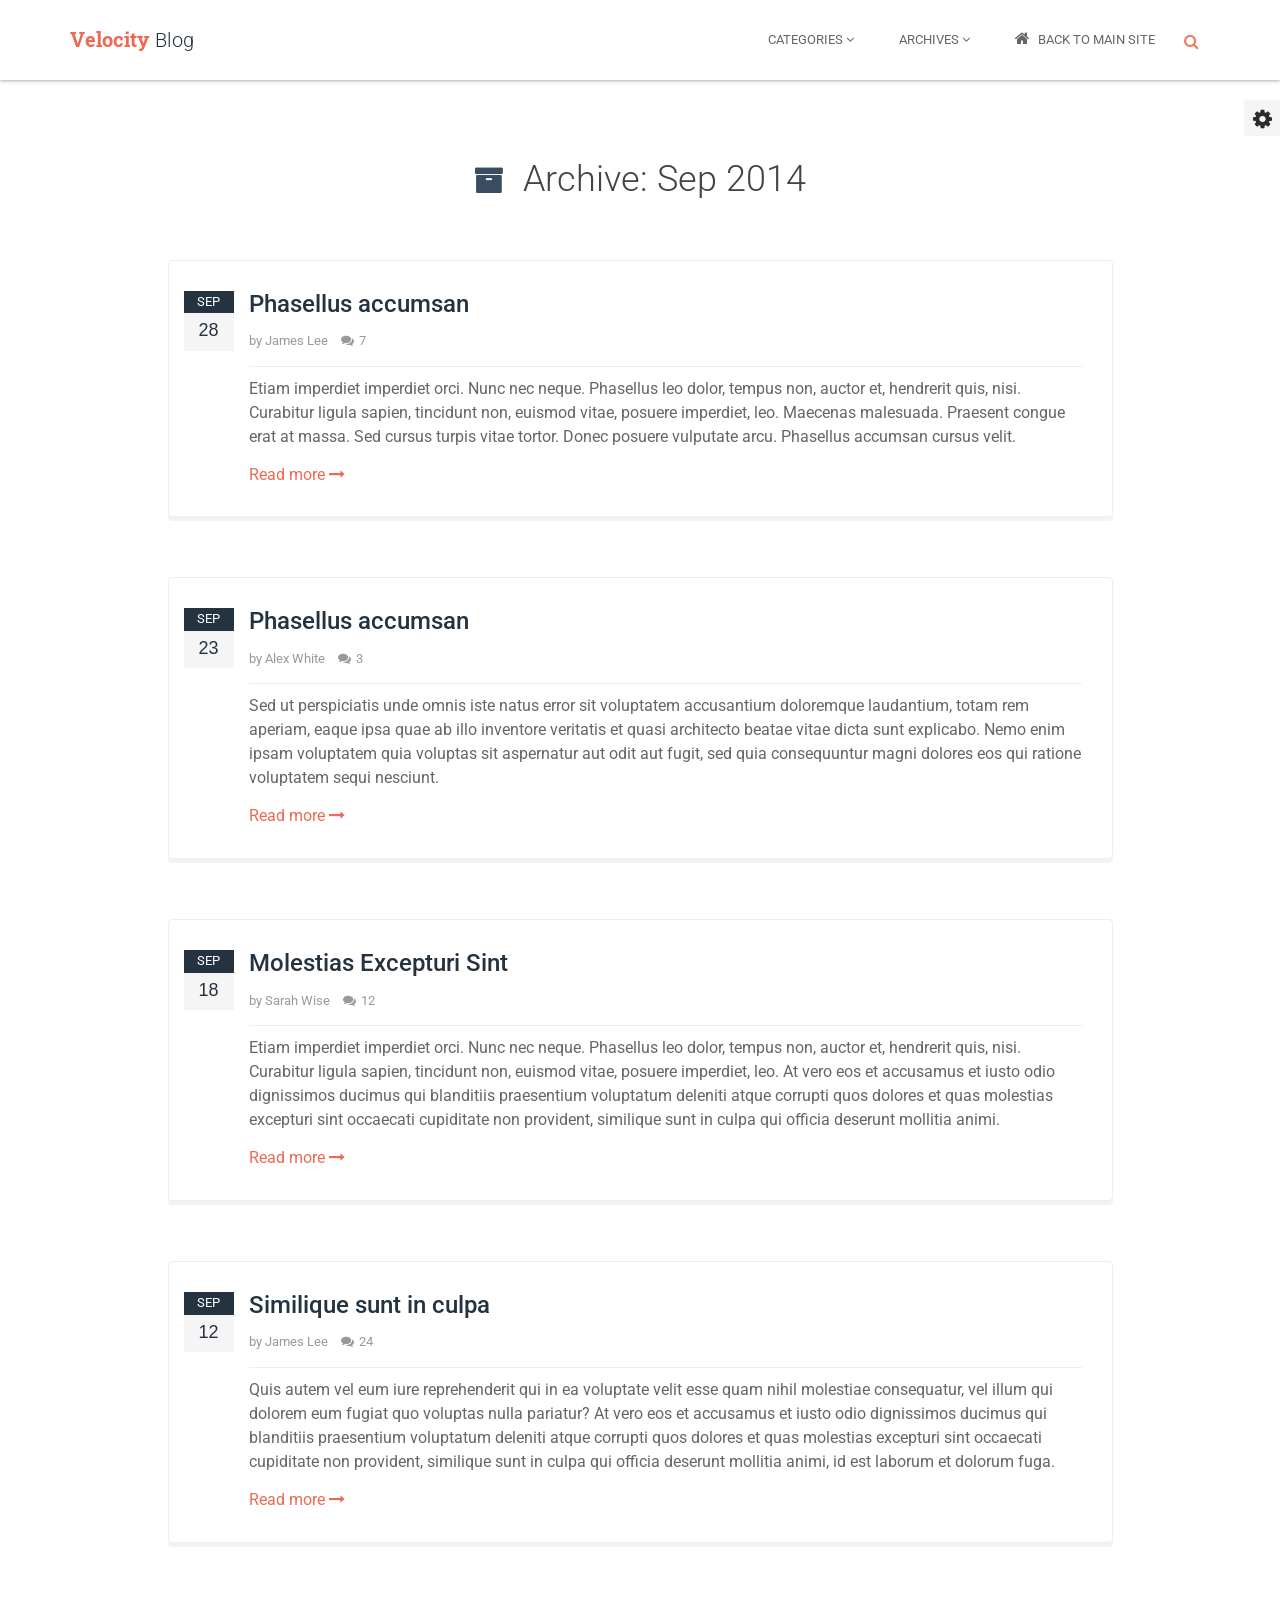
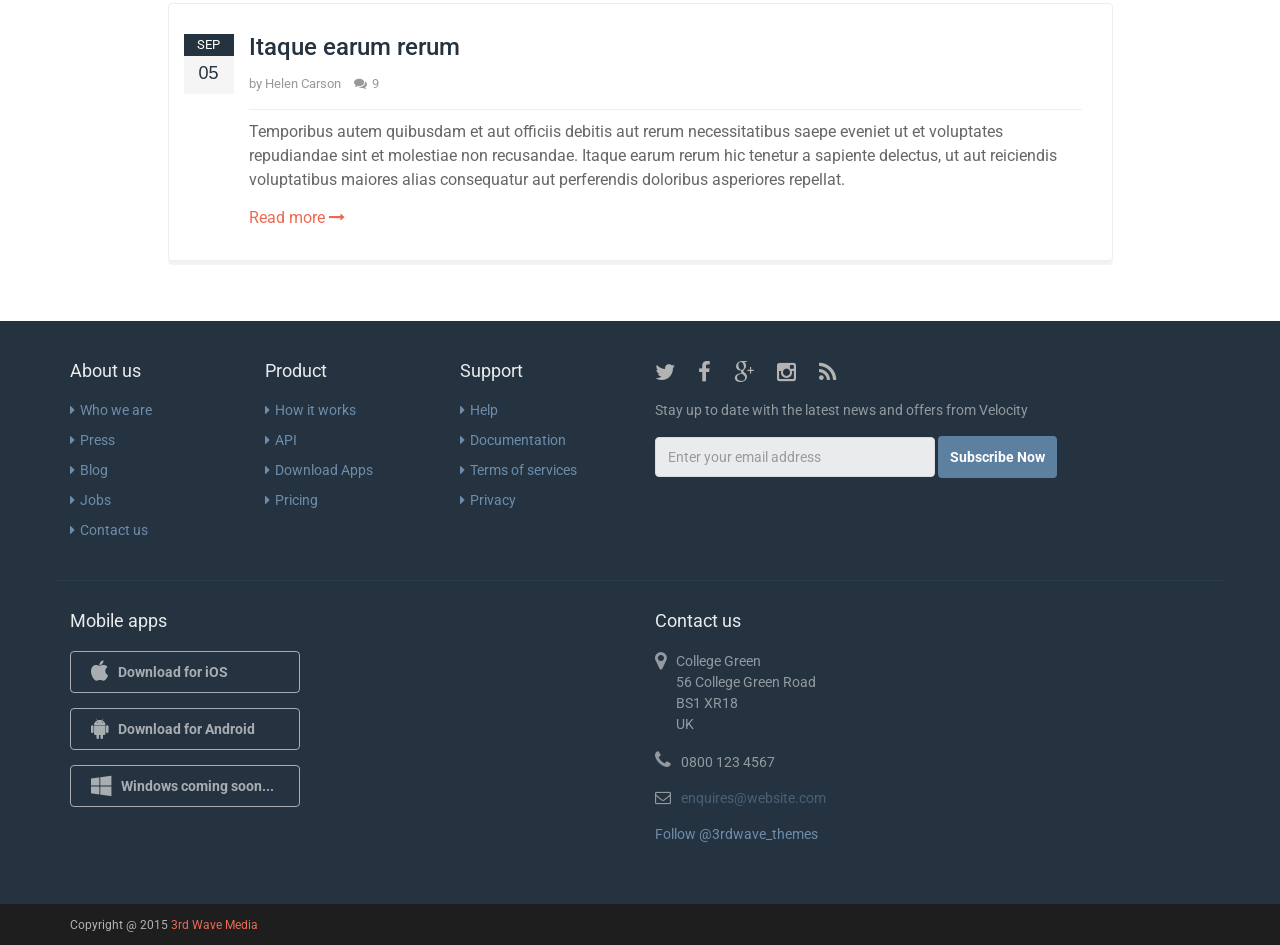
<file: blog-archive.html>
<!DOCTYPE html>
<!--[if IE 8]> <html lang="en" class="ie8"> <![endif]-->  
<!--[if IE 9]> <html lang="en" class="ie9"> <![endif]-->  
<!--[if !IE]><!--> <html lang="en"> <!--<![endif]-->  
<head>
    <title>Responsive website template for products</title>
    <!-- Meta -->
    <meta charset="utf-8">
    <meta http-equiv="X-UA-Compatible" content="IE=edge">
    <meta name="viewport" content="width=device-width, initial-scale=1.0">
    <meta name="description" content="">
    <meta name="author" content="">    
    <link rel="shortcut icon" href="favicon.ico">  
    <link href='http://fonts.googleapis.com/css?family=Roboto:400,400italic,500,500italic,700,700italic,900,900italic,300italic,300' rel='stylesheet' type='text/css'> 
    <link href='http://fonts.googleapis.com/css?family=Roboto+Slab:400,700,300,100' rel='stylesheet' type='text/css'>
    <!-- Global CSS -->
    <link rel="stylesheet" href="assets/plugins/bootstrap/css/bootstrap.min.css">   
    <!-- Plugins CSS -->    
    <link rel="stylesheet" href="assets/plugins/font-awesome/css/font-awesome.css">
    <link rel="stylesheet" href="assets/plugins/flexslider/flexslider.css">
    <!-- Theme CSS -->
    <link id="theme-style" rel="stylesheet" href="assets/css/styles.css">
    <!-- HTML5 shim and Respond.js for IE8 support of HTML5 elements and media queries -->
    <!--[if lt IE 9]>
      <script src="https://oss.maxcdn.com/html5shiv/3.7.2/html5shiv.min.js"></script>
      <script src="https://oss.maxcdn.com/respond/1.4.2/respond.min.js"></script>
    <![endif]-->
</head> 

<body class="blog-page blog-archive-page">
    <div class="wrapper">
        <!-- ******HEADER****** --> 
        <header class="header navbar-fixed-top">  
            <div class="container">       
                <h1 class="logo">
                    <a href="blog.html">Velocity <span class="sub">Blog</span></a>
                </h1><!--//logo-->
                <nav class="main-nav navbar-right" role="navigation">
                    <div class="navbar-header">
                        <button class="navbar-toggle" type="button" data-toggle="collapse" data-target="#navbar-collapse">
                            <span class="sr-only">Toggle navigation</span>
                            <span class="icon-bar"></span>
                            <span class="icon-bar"></span>
                            <span class="icon-bar"></span>
                        </button><!--//nav-toggle-->
                    </div><!--//navbar-header-->
                    <div id="navbar-collapse" class="navbar-collapse collapse">
                        <ul class="nav navbar-nav">
                            <li class="nav-item dropdown">
                                <a class="dropdown-toggle" data-toggle="dropdown" data-hover="dropdown" data-delay="0" data-close-others="false" href="#">Categories <i class="fa fa-angle-down"></i></a>
                                <ul class="dropdown-menu">
                                    <li><a href="blog-category.html">Tech</a></li>
                                    <li><a href="blog-category.html">Apps</a></li>
                                    <li><a href="blog-category.html">News</a></li>
                                    <li><a href="blog-category.html">Community</a></li>              
                                </ul>                            
                            </li><!--//dropdown-->
                            <li class="nav-item dropdown">
                                <a class="dropdown-toggle" data-toggle="dropdown" data-hover="dropdown" data-delay="0" data-close-others="false" href="#">Archives <i class="fa fa-angle-down"></i></a>
                                <ul class="dropdown-menu">
                                    <li><a href="blog-archive.html">Sep 2014 (5)</a></li>
                                    <li><a href="blog-archive.html">Aug 2014 (6)</a></li>
                                    <li><a href="blog-archive.html">July 2014 (3)</a></li>
                                    <li><a href="blog-archive.html">June 2014 (4)</a></li>              
                                </ul>                            
                            </li><!--//dropdown-->
                            <li class="nav-item nav-item-main-site last"><a href="index.html"><i class="fa fa-home"></i> Back to main site</a></li>
                        </ul><!--//nav-->
                        
                        <div class="searchbox-container">
                            <form class="searchbox">
                                <label class="sr-only" for="search-form">Search</label>
                                <input id="search-form" class="form-control searchbox-input" onkeyup="buttonUp();" placeholder="Search the blog..." type="search" value="" name="search-form">
                                <input class="searchbox-submit" type="submit" value="GO">
                                <i class="fa fa-search searchbox-icon"></i>
                            </form>
                        </div><!--//searchbox-container-->                                                
                        
                    </div><!--//navabr-collapse-->
                </nav><!--//main-nav-->         
            </div><!--//container-->
        </header><!--//header-->         
        
        <!-- ******BLOG LIST****** --> 
        <div class="blog blog-category blog-archive container">
            <h2 class="page-title text-center"><i class="fa fa-archive"></i> Archive: Sep 2014</h2>
            <div class="row">
                <div class="blog-list blog-category-list">
                    
                    <article class="post col-md-10 col-sm-12 col-xs-12 col-md-offset-1 col-sm-offset-0 col-xs-offset-0">
                        <div class="post-inner">
                            <div class="content">
                                <div class="date-label">
                                    <span class="month">SEP</span>
                                    <span class="date-number">28</span>
                                </div>
                                <h3 class="post-title"><a href="blog-single.html">Phasellus accumsan</a></h3>
                                <div class="meta">
                                    <ul class="meta-list list-inline">                                       
                                    	<li class="post-author"> by <a href="#">James Lee</a></li>
                                    	<li class="post-comments-link">
                                	        <a href="blog-single.html#comment-area"><i class="fa fa-comments"></i>7</a>
                                	    </li>
                                	</ul><!--//meta-list-->                           	
                                </div><!--meta-->                               
                                <div class="post-entry">
                                    <p>Etiam imperdiet imperdiet orci. Nunc nec neque. Phasellus leo dolor, tempus non, auctor et, hendrerit quis, nisi. Curabitur ligula sapien, tincidunt non, euismod vitae, posuere imperdiet, leo. Maecenas malesuada. Praesent congue erat at massa. Sed cursus turpis vitae tortor. Donec posuere vulputate arcu. Phasellus accumsan cursus velit.</p>
                                    <a class="read-more" href="blog-single.html">Read more <i class="fa fa-long-arrow-right"></i></a>
                                </div>                                
                            </div><!--//content-->
                        </div><!--//post-inner-->
                    </article><!--//post-->
                    
                    <article class="post col-md-10 col-sm-12 col-xs-12 col-md-offset-1 col-sm-offset-0 col-xs-offset-0">
                        <div class="post-inner">
                            <div class="content">
                                <div class="date-label">
                                    <span class="month">SEP</span>
                                    <span class="date-number">23</span>
                                </div>
                                <h3 class="post-title"><a href="blog-single.html">Phasellus accumsan</a></h3>
                                <div class="meta">
                                    <ul class="meta-list list-inline">                                       
                                    	<li class="post-author"> by <a href="#">Alex White</a></li>
                                    	<li class="post-comments-link">
                                	        <a href="blog-single.html#comment-area"><i class="fa fa-comments"></i>3</a>
                                	    </li>
                                	</ul><!--//meta-list-->                           	
                                </div><!--meta-->                                
                                <div class="post-entry">
                                    <p>Sed ut perspiciatis unde omnis iste natus error sit voluptatem accusantium doloremque laudantium, totam rem aperiam, eaque ipsa quae ab illo inventore veritatis et quasi architecto beatae vitae dicta sunt explicabo. Nemo enim ipsam voluptatem quia voluptas sit aspernatur aut odit aut fugit, sed quia consequuntur magni dolores eos qui ratione voluptatem sequi nesciunt.</p>
                                    <a class="read-more" href="blog-single.html">Read more <i class="fa fa-long-arrow-right"></i></a>
                                </div>                                
                            </div><!--//content-->
                        </div><!--//post-inner-->
                    </article><!--//post-->
                    
                    <article class="post col-md-10 col-sm-12 col-xs-12 col-md-offset-1 col-sm-offset-0 col-xs-offset-0">
                        <div class="post-inner">
                            <div class="content">
                               <div class="date-label">
                                    <span class="month">SEP</span>
                                    <span class="date-number">18</span>
                                </div>                                
                                <h3 class="post-title"><a href="blog-single.html">Molestias Excepturi Sint</a></h3>
                                <div class="meta">
                                    <ul class="meta-list list-inline">                                       
                                    	<li class="post-author"> by <a href="#">Sarah Wise</a></li>
                                    	<li class="post-comments-link">
                                	        <a href="blog-single.html#comment-area"><i class="fa fa-comments"></i>12</a>
                                	    </li>
                                	</ul><!--//meta-list-->                           	
                                </div><!--meta-->
                                
                                <div class="post-entry">
                                    <p>Etiam imperdiet imperdiet orci. Nunc nec neque. Phasellus leo dolor, tempus non, auctor et, hendrerit quis, nisi. Curabitur ligula sapien, tincidunt non, euismod vitae, posuere imperdiet, leo. At vero eos et accusamus et iusto odio dignissimos ducimus qui blanditiis praesentium voluptatum deleniti atque corrupti quos dolores et quas molestias excepturi sint occaecati cupiditate non provident, similique sunt in culpa qui officia deserunt mollitia animi.</p>
                                    <a class="read-more" href="blog-single.html">Read more <i class="fa fa-long-arrow-right"></i></a>
                                </div>                                
                            </div><!--//content-->
                        </div><!--//post-inner-->
                    </article><!--//post-->
                    
                    <article class="post col-md-10 col-sm-12 col-xs-12 col-md-offset-1 col-sm-offset-0 col-xs-offset-0">
                        <div class="post-inner">
                            <div class="content">
                                <div class="date-label">
                                    <span class="month">SEP</span>
                                    <span class="date-number">12</span>
                                </div>
                                <h3 class="post-title"><a href="blog-single.html">Similique sunt in culpa</a></h3>
                                <div class="meta">
                                    <ul class="meta-list list-inline">
                                    	<li class="post-author"> by <a href="#">James Lee</a></li>
                                    	<li class="post-comments-link">
                                	        <a href="blog-single.html#comment-area"><i class="fa fa-comments"></i>24</a>
                                	    </li>
                                	</ul><!--//meta-list-->                           	
                                </div><!--meta-->
                                
                                <div class="post-entry">
                                    <p>Quis autem vel eum iure reprehenderit qui in ea voluptate velit esse quam nihil molestiae consequatur, vel illum qui dolorem eum fugiat quo voluptas nulla pariatur? At vero eos et accusamus et iusto odio dignissimos ducimus qui blanditiis praesentium voluptatum deleniti atque corrupti quos dolores et quas molestias excepturi sint occaecati cupiditate non provident, similique sunt in culpa qui officia deserunt mollitia animi, id est laborum et dolorum fuga.</p>
                                    <a class="read-more" href="blog-single.html">Read more <i class="fa fa-long-arrow-right"></i></a>
                                </div>                                
                            </div><!--//content-->
                        </div><!--//post-inner-->
                    </article><!--//post-->
                    
                    <article class="post col-md-10 col-sm-12 col-xs-12 col-md-offset-1 col-sm-offset-0 col-xs-offset-0">
                        <div class="post-inner">
                            <div class="content">
                               <div class="date-label">
                                    <span class="month">SEP</span>
                                    <span class="date-number">05</span>
                                </div>                                
                                <h3 class="post-title"><a href="blog-single.html">Itaque earum rerum</a></h3>
                                <div class="meta">
                                    <ul class="meta-list list-inline">                                       
                                    	<li class="post-author"> by <a href="#">Helen Carson</a></li>
                                    	<li class="post-comments-link">
                                	        <a href="blog-single.html#comment-area"><i class="fa fa-comments"></i>9</a>
                                	    </li>
                                	</ul><!--//meta-list-->                           	
                                </div><!--meta-->
                                
                                <div class="post-entry">
                                    <p>Temporibus autem quibusdam et aut officiis debitis aut rerum necessitatibus saepe eveniet ut et voluptates repudiandae sint et molestiae non recusandae. Itaque earum rerum hic tenetur a sapiente delectus, ut aut reiciendis voluptatibus maiores alias consequatur aut perferendis doloribus asperiores repellat.</p>
                                    <a class="read-more" href="blog-single.html">Read more <i class="fa fa-long-arrow-right"></i></a>
                                </div>                                
                            </div><!--//content-->
                        </div><!--//post-inner-->
                    </article><!--//post-->
                                        
                </div><!--//blog-list-->  
            </div><!--//row-->
        </div><!--//blog-->        
    </div><!--//wrapper-->
    
    <!-- ******FOOTER****** --> 
    <footer class="footer">
        <div class="footer-content">
            <div class="container">
                <div class="row">                    
                    <div class="footer-col links col-md-2 col-sm-4 col-xs-12">
                        <div class="footer-col-inner">
                            <h3 class="title">About us</h3>
                            <ul class="list-unstyled">
                                <li><a href="#"><i class="fa fa-caret-right"></i>Who we are</a></li>
                                <li><a href="#"><i class="fa fa-caret-right"></i>Press</a></li>
                                <li><a href="#"><i class="fa fa-caret-right"></i>Blog</a></li>
                                <li><a href="#"><i class="fa fa-caret-right"></i>Jobs</a></li>
                                <li><a href="#"><i class="fa fa-caret-right"></i>Contact us</a></li>
                            </ul>
                        </div><!--//footer-col-inner-->
                    </div><!--//foooter-col-->    
                    <div class="footer-col links col-md-2 col-sm-4 col-xs-12">
                        <div class="footer-col-inner">
                            <h3 class="title">Product</h3>
                            <ul class="list-unstyled">
                                <li><a href="#"><i class="fa fa-caret-right"></i>How it works</a></li>
                                <li><a href="#"><i class="fa fa-caret-right"></i>API</a></li>
                                <li><a href="#"><i class="fa fa-caret-right"></i>Download Apps</a></li>
                                <li><a href="#"><i class="fa fa-caret-right"></i>Pricing</a></li>
                            </ul>
                        </div><!--//footer-col-inner-->
                    </div><!--//foooter-col-->              
                    <div class="footer-col links col-md-2 col-sm-4 col-xs-12 sm-break">
                        <div class="footer-col-inner">
                            <h3 class="title">Support</h3>
                            <ul class="list-unstyled">
                                <li><a href="#"><i class="fa fa-caret-right"></i>Help</a></li>
                                <li><a href="#"><i class="fa fa-caret-right"></i>Documentation</a></li>
                                <li><a href="#"><i class="fa fa-caret-right"></i>Terms of services</a></li>
                                <li><a href="#"><i class="fa fa-caret-right"></i>Privacy</a></li>
                            </ul>
                        </div><!--//footer-col-inner-->            
                    </div><!--//foooter-col-->   
                    <div class="footer-col connect col-md-6 col-sm-12 col-xs-12">
                        <div class="footer-col-inner">
                            <ul class="social list-inline">
                                <li><a href="https://twitter.com/3rdwave_themes" target="_blank"><i class="fa fa-twitter"></i></a></li>
                                <li><a href="#"><i class="fa fa-facebook"></i></a></li>
                                <li><a href="#"><i class="fa fa-google-plus"></i></a></li>
                                <li><a href="#"><i class="fa fa-instagram"></i></a></li>        
                                <li class="row-end"><a href="#"><i class="fa fa-rss"></i></a></li>             
                            </ul>
                            <div class="form-container">
                                <p class="intro">Stay up to date with the latest news and offers from Velocity</p>
                                <form class="signup-form navbar-form">
                                    <div class="form-group">
                                        <input type="text" class="form-control" placeholder="Enter your email address">
                                    </div>   
                                    <button type="submit" class="btn btn-cta btn-cta-primary">Subscribe Now</button>                                 
                                </form>                               
                            </div><!--//subscription-form-->
                        </div><!--//footer-col-inner-->
                    </div><!--//foooter-col-->
                    <div class="clearfix"></div> 
                </div><!--//row-->
                <div class="row has-divider">
                    <div class="footer-col download col-md-6 col-sm-12 col-xs-12">
                        <div class="footer-col-inner">
                            <h3 class="title">Mobile apps</h3>
                            <ul class="list-unstyled download-list">
                                <li><a class="btn btn-ghost" href="#"><i class="fa fa-apple"></i><span class="text">Download for iOS</span> </a></li>
                                <li><a class="btn btn-ghost" href="#"><i class="fa fa-android"></i><span class="text">Download for Android</span></a></li>
                                <li><a class="btn btn-ghost" href="#"><i class="fa fa-windows"></i><span class="text">Windows coming soon...</span></a></li>
                            </ul>
                        </div><!--//footer-col-inner-->
                    </div><!--//download-->
                    <div class="footer-col contact col-md-6 col-sm-12 col-xs-12">
                        <div class="footer-col-inner">
                            <h3 class="title">Contact us</h3>                          
                            <p class="adr clearfix">
                                <i class="fa fa-map-marker pull-left"></i>        
                                <span class="adr-group pull-left">       
                                    <span class="street-address">College Green</span><br>
                                    <span class="region">56 College Green Road</span><br>
                                    <span class="postal-code">BS1 XR18</span><br>
                                    <span class="country-name">UK</span>
                                </span>
                            </p>
                            <p class="tel"><i class="fa fa-phone"></i>0800 123 4567</p>
                            <p class="email"><i class="fa fa-envelope-o"></i><a href="#">enquires@website.com</a></p> 
                            <a href="https://twitter.com/3rdwave_themes" class="twitter-follow-button" data-show-count="false">Follow @3rdwave_themes</a>
<script>!function(d,s,id){var js,fjs=d.getElementsByTagName(s)[0],p=/^http:/.test(d.location)?'http':'https';if(!d.getElementById(id)){js=d.createElement(s);js.id=id;js.src=p+'://platform.twitter.com/widgets.js';fjs.parentNode.insertBefore(js,fjs);}}(document, 'script', 'twitter-wjs');</script>                        
                        </div><!--//footer-col-inner-->
                    </div><!--//contact-->
                </div>
            </div><!--//container-->
        </div><!--//footer-content-->
        <div class="bottom-bar">
            <div class="container">
                <small class="copyright">Copyright @ 2015 <a href="http://themes.3rdwavemedia.com/" target="_blank">3rd Wave Media</a></small>                
            </div><!--//container-->
        </div><!--//bottom-bar-->
    </footer><!--//footer-->
    
    <!-- Video Modal -->
    <div class="modal modal-video" id="modal-video" tabindex="-1" role="dialog" aria-labelledby="videoModalLabel" aria-hidden="true">
        <div class="modal-dialog">
            <div class="modal-content">
                <div class="modal-header">
                    <button type="button" class="close" data-dismiss="modal" aria-hidden="true">&times;</button>
                    <h4 id="videoModalLabel" class="modal-title sr-only">Video Tour</h4>
                </div>
                <div class="modal-body">
                    <div class="video-container">
                        <iframe src="//player.vimeo.com/video/28872840?color=ffffff&amp;wmode=transparent" width="720" height="405" frameborder="0" webkitallowfullscreen mozallowfullscreen allowfullscreen></iframe>
                    </div><!--//video-container-->
                </div><!--//modal-body-->
            </div><!--//modal-content-->
        </div><!--//modal-dialog-->
    </div><!--//modal-->
    
    <!-- *****CONFIGURE STYLE****** -->  
    <div class="config-wrapper">
        <div class="config-wrapper-inner">
            <a id="config-trigger" class="config-trigger" href="#"><i class="fa fa-cog"></i></a>
            <div id="config-panel" class="config-panel">
                <h5>Choose Colour</h5>
                <ul id="color-options" class="list-unstyled list-inline">
                    <li class="theme-1 active" ><a data-style="assets/css/styles.css" href="#"></a></li>
                    <li class="theme-2"><a data-style="assets/css/styles-2.css" href="#"></a></li>
                    <li class="theme-3"><a data-style="assets/css/styles-3.css" href="#"></a></li>
                    <li class="theme-4"><a data-style="assets/css/styles-4.css" href="#"></a></li>                   
                    <li class="theme-5"><a data-style="assets/css/styles-5.css" href="#"></a></li>                     
                    <li class="theme-6"><a data-style="assets/css/styles-6.css" href="#"></a></li>
                    <li class="theme-7"><a data-style="assets/css/styles-7.css" href="#"></a></li>
                    <li class="theme-8"><a data-style="assets/css/styles-8.css" href="#"></a></li>                    
                    <li class="theme-9"><a data-style="assets/css/styles-9.css" href="#"></a></li>
                    <li class="theme-10"><a data-style="assets/css/styles-10.css" href="#"></a></li>
                </ul><!--//color-options-->
                <a id="config-close" class="close" href="#"><i class="fa fa-times-circle"></i></a>
            </div><!--//configure-panel-->
        </div><!--//config-wrapper-inner-->
    </div><!--//config-wrapper-->
 
    <!-- Javascript -->          
    <script type="text/javascript" src="assets/plugins/jquery-1.11.2.min.js"></script>
    <script type="text/javascript" src="assets/plugins/jquery-migrate-1.2.1.min.js"></script>
    <script type="text/javascript" src="assets/plugins/bootstrap/js/bootstrap.min.js"></script> 
    <script type="text/javascript" src="assets/plugins/bootstrap-hover-dropdown.min.js"></script>
    <script type="text/javascript" src="assets/plugins/back-to-top.js"></script>
    <script type="text/javascript" src="assets/plugins/jquery-placeholder/jquery.placeholder.js"></script>
    <script type="text/javascript" src="assets/plugins/FitVids/jquery.fitvids.js"></script>
    <script type="text/javascript" src="assets/plugins/flexslider/jquery.flexslider-min.js"></script> 
             
    <!-- blog specific js starts -->
    <script type="text/javascript" src="assets/plugins/imagesloaded/imagesloaded.pkgd.min.js"></script>     
    <script type="text/javascript" src="assets/plugins/masonry.pkgd.min.js"></script> 
    <script type="text/javascript" src="assets/js/blog.js"></script>
    <!-- blog specific js ends -->    
    
    <script type="text/javascript" src="assets/js/main.js"></script>
    
            
</body>
</html>
</file>
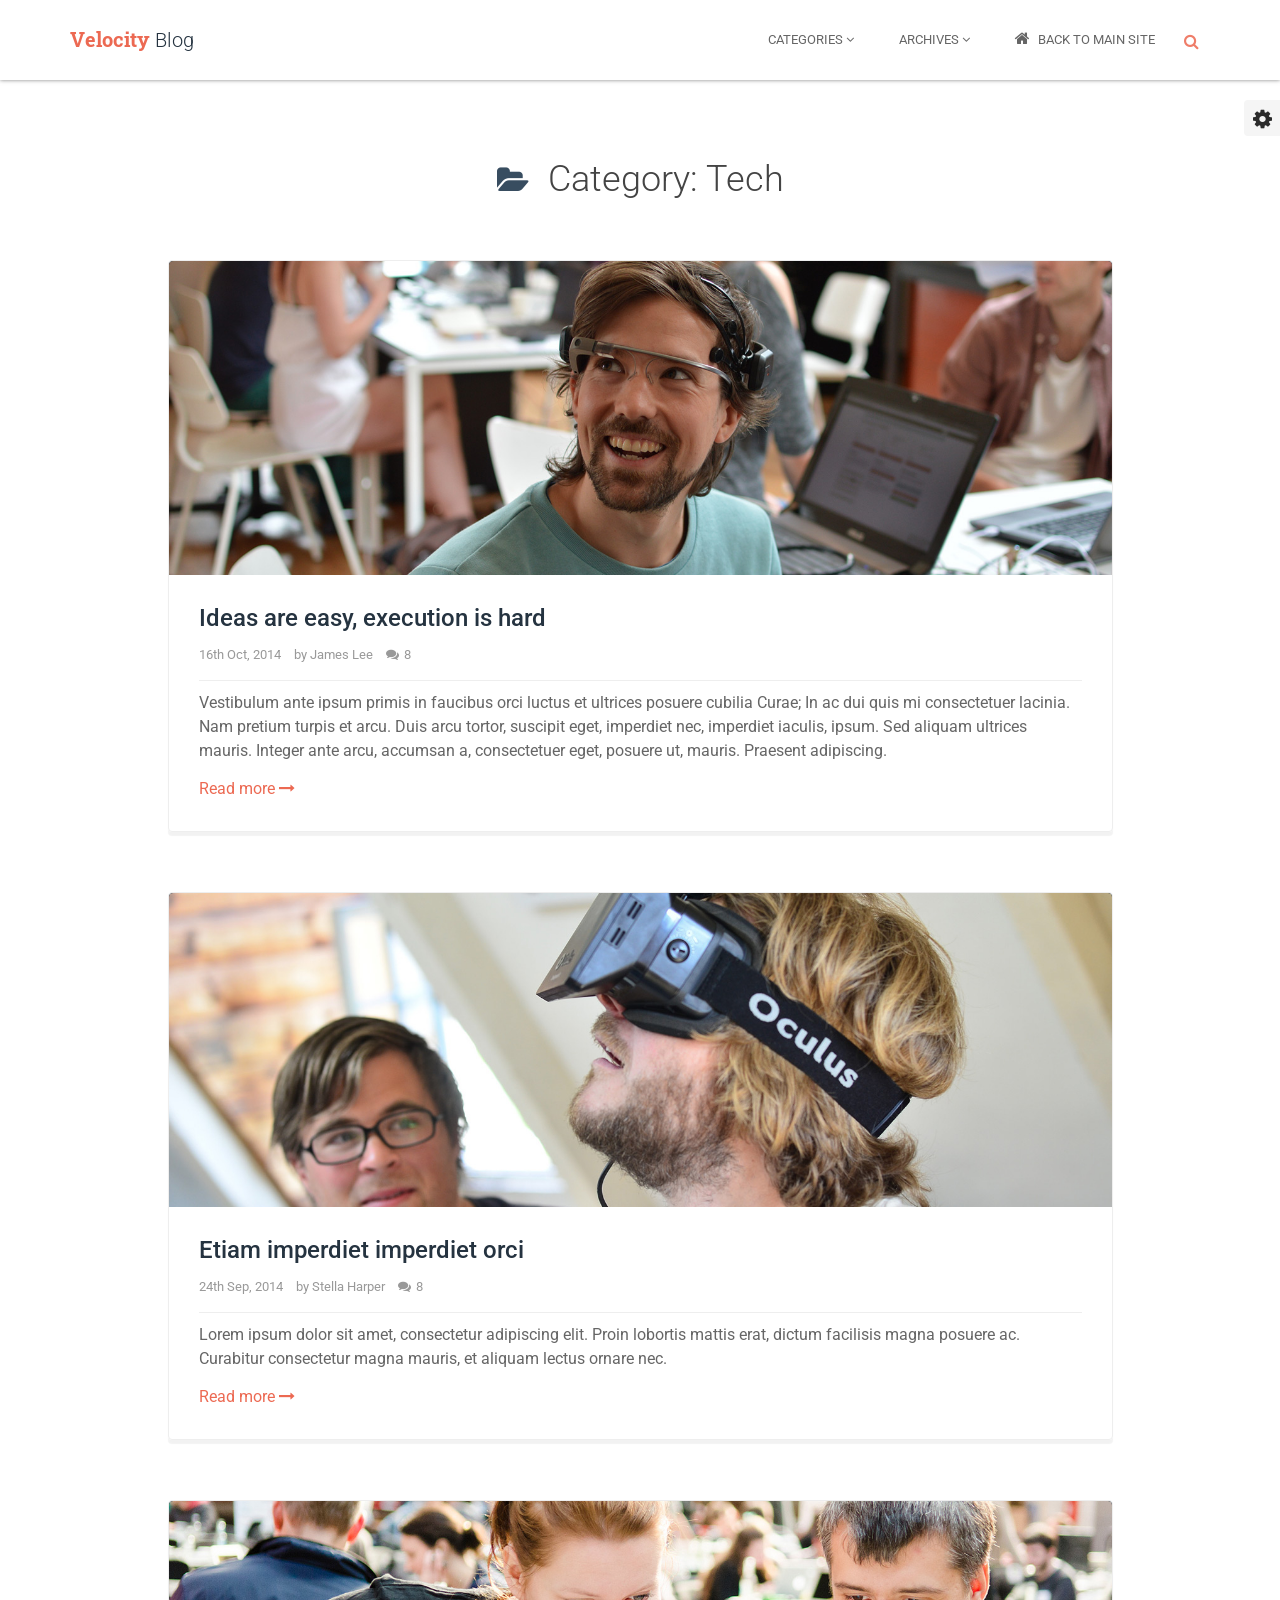
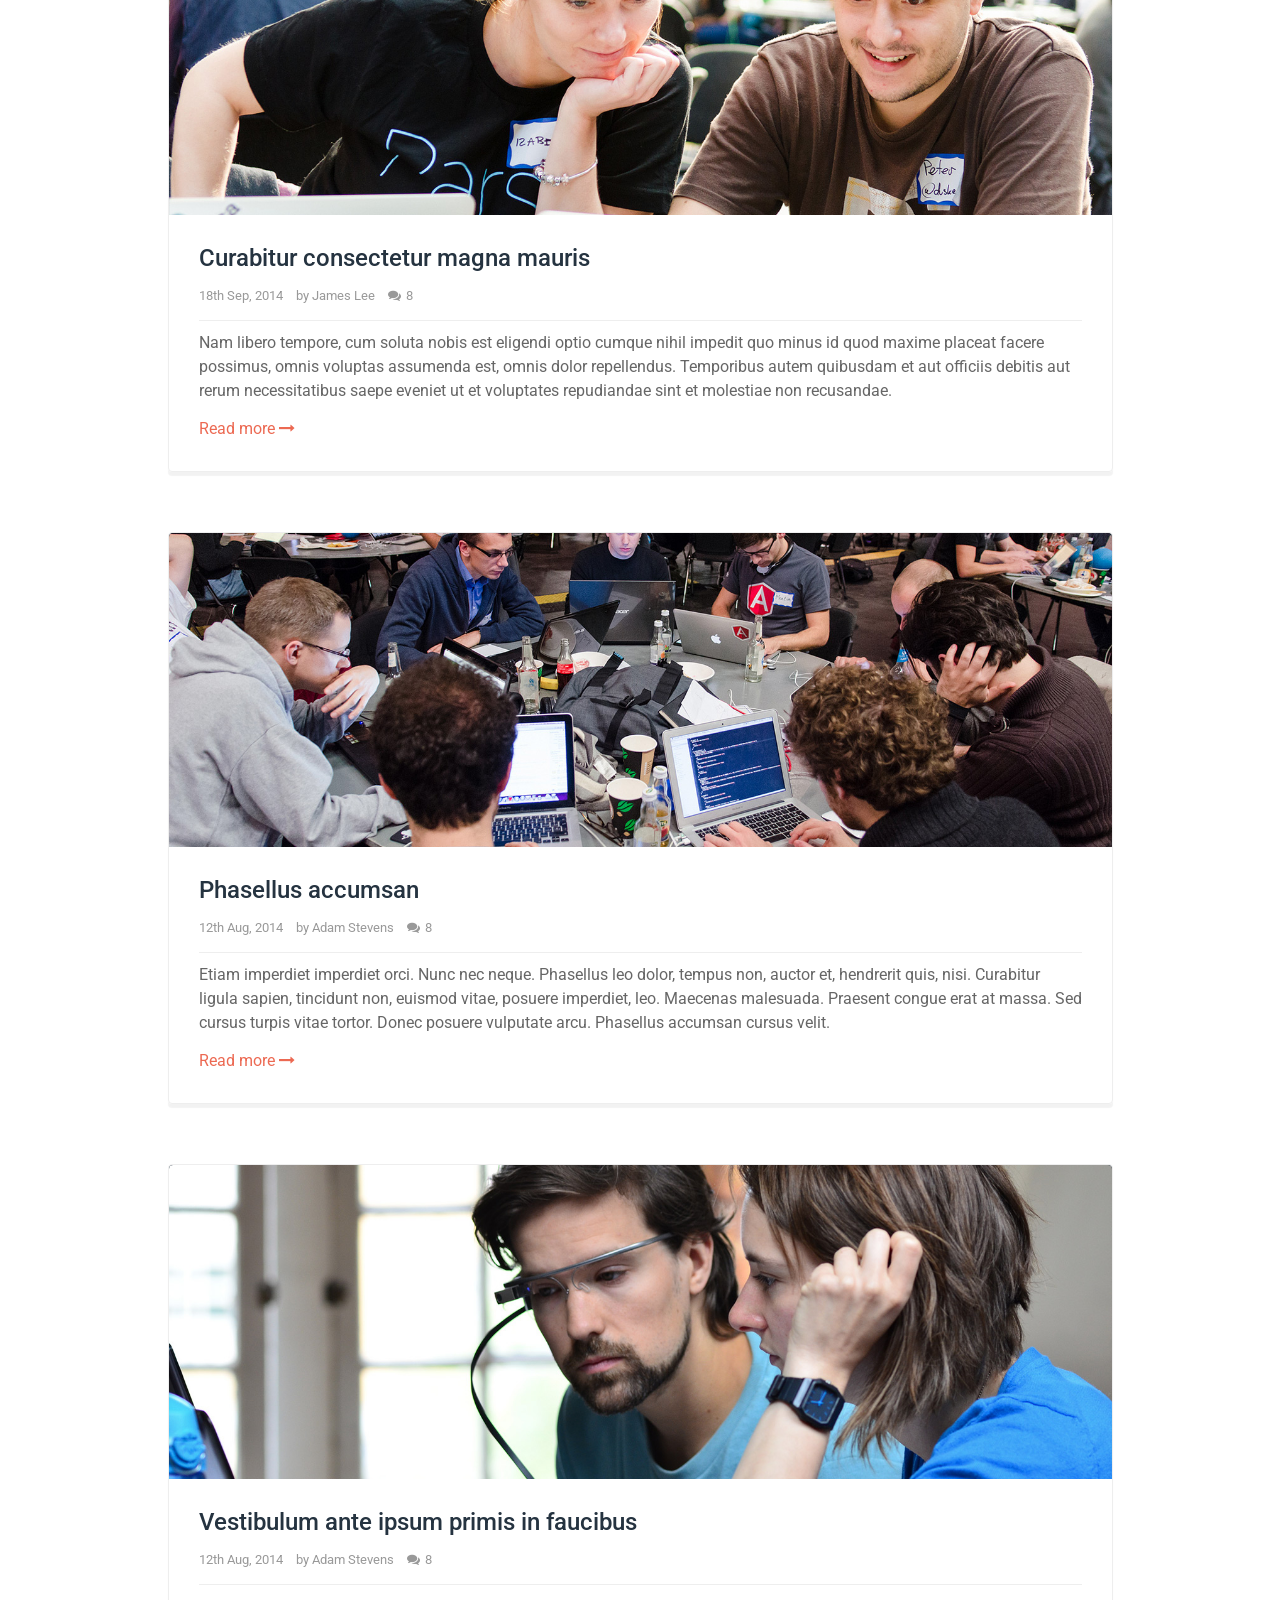
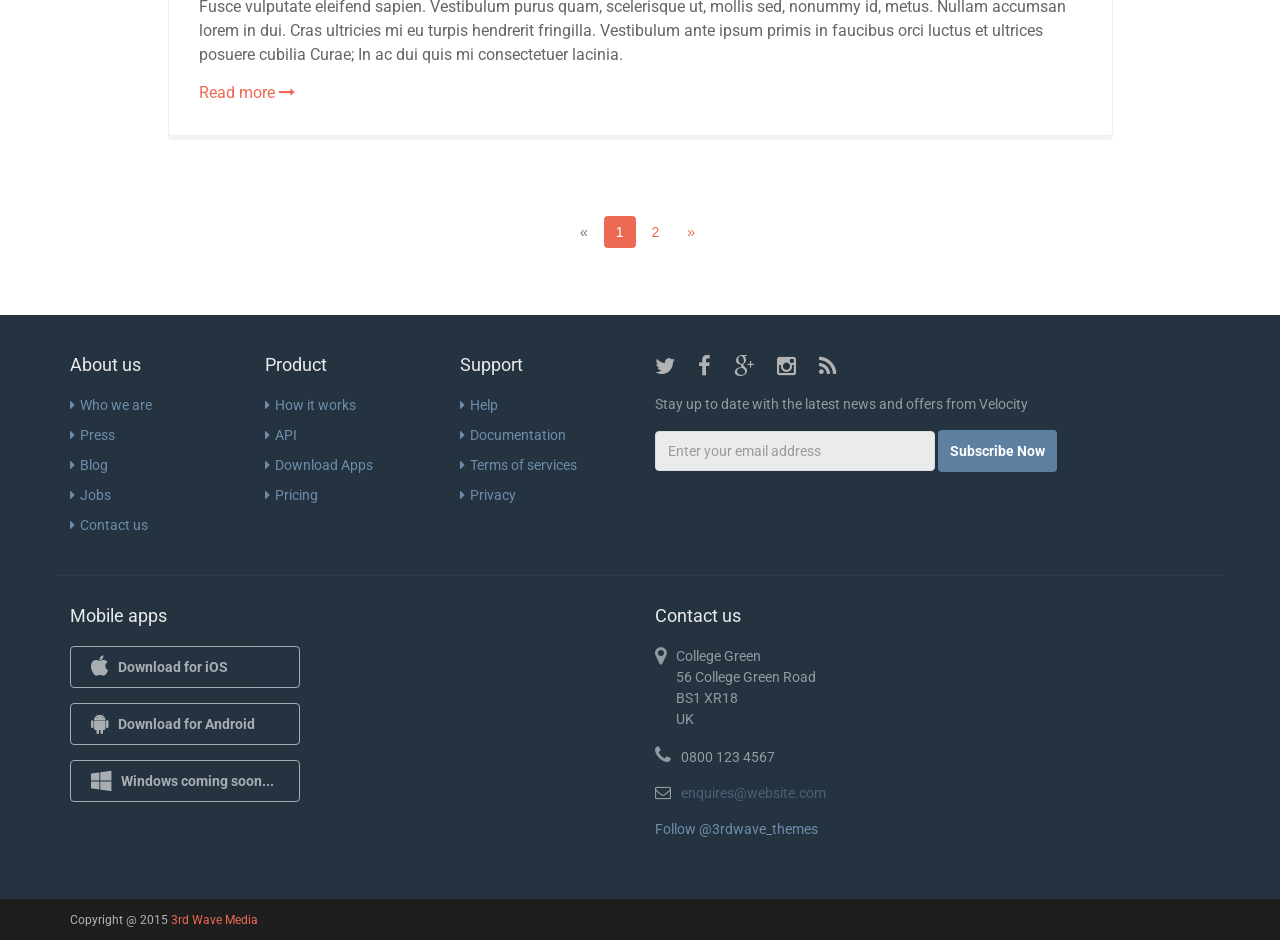
<file: blog-category.html>
<!DOCTYPE html>
<!--[if IE 8]> <html lang="en" class="ie8"> <![endif]-->  
<!--[if IE 9]> <html lang="en" class="ie9"> <![endif]-->  
<!--[if !IE]><!--> <html lang="en"> <!--<![endif]-->  
<head>
    <title>Responsive website template for products</title>
    <!-- Meta -->
    <meta charset="utf-8">
    <meta http-equiv="X-UA-Compatible" content="IE=edge">
    <meta name="viewport" content="width=device-width, initial-scale=1.0">
    <meta name="description" content="">
    <meta name="author" content="">    
    <link rel="shortcut icon" href="favicon.ico">  
    <link href='http://fonts.googleapis.com/css?family=Roboto:400,400italic,500,500italic,700,700italic,900,900italic,300italic,300' rel='stylesheet' type='text/css'> 
    <link href='http://fonts.googleapis.com/css?family=Roboto+Slab:400,700,300,100' rel='stylesheet' type='text/css'>
    <!-- Global CSS -->
    <link rel="stylesheet" href="assets/plugins/bootstrap/css/bootstrap.min.css">   
    <!-- Plugins CSS -->    
    <link rel="stylesheet" href="assets/plugins/font-awesome/css/font-awesome.css">
    <link rel="stylesheet" href="assets/plugins/flexslider/flexslider.css">
    <!-- Theme CSS -->
    <link id="theme-style" rel="stylesheet" href="assets/css/styles.css">
    <!-- HTML5 shim and Respond.js for IE8 support of HTML5 elements and media queries -->
    <!--[if lt IE 9]>
      <script src="https://oss.maxcdn.com/html5shiv/3.7.2/html5shiv.min.js"></script>
      <script src="https://oss.maxcdn.com/respond/1.4.2/respond.min.js"></script>
    <![endif]-->
    
</head> 

<body class="blog-page blog-category-page">
    <div class="wrapper">
        <!-- ******HEADER****** --> 
        <header class="header navbar-fixed-top">  
            <div class="container">       
                <h1 class="logo">
                    <a href="blog.html">Velocity <span class="sub">Blog</span></a>
                </h1><!--//logo-->
                <nav class="main-nav navbar-right" role="navigation">
                    <div class="navbar-header">
                        <button class="navbar-toggle" type="button" data-toggle="collapse" data-target="#navbar-collapse">
                            <span class="sr-only">Toggle navigation</span>
                            <span class="icon-bar"></span>
                            <span class="icon-bar"></span>
                            <span class="icon-bar"></span>
                        </button><!--//nav-toggle-->
                    </div><!--//navbar-header-->
                    <div id="navbar-collapse" class="navbar-collapse collapse">
                        <ul class="nav navbar-nav">
                            <li class="nav-item dropdown">
                                <a class="dropdown-toggle" data-toggle="dropdown" data-hover="dropdown" data-delay="0" data-close-others="false" href="#">Categories <i class="fa fa-angle-down"></i></a>
                                <ul class="dropdown-menu">
                                    <li><a href="blog-category.html">Tech</a></li>
                                    <li><a href="blog-category.html">Apps</a></li>
                                    <li><a href="blog-category.html">News</a></li>
                                    <li><a href="blog-category.html">Community</a></li>              
                                </ul>                            
                            </li><!--//dropdown-->
                            <li class="nav-item dropdown">
                                <a class="dropdown-toggle" data-toggle="dropdown" data-hover="dropdown" data-delay="0" data-close-others="false" href="#">Archives <i class="fa fa-angle-down"></i></a>
                                <ul class="dropdown-menu">
                                    <li><a href="blog-archive.html">Sep 2014 (5)</a></li>
                                    <li><a href="blog-archive.html">Aug 2014 (6)</a></li>
                                    <li><a href="blog-archive.html">July 2014 (3)</a></li>
                                    <li><a href="blog-archive.html">June 2014 (4)</a></li>              
                                </ul>                            
                            </li><!--//dropdown-->
                            <li class="nav-item nav-item-main-site last"><a href="index.html"><i class="fa fa-home"></i> Back to main site</a></li>
                        </ul><!--//nav-->
                        
                        <div class="searchbox-container">
                            <form class="searchbox">
                                <label class="sr-only" for="search-form">Search</label>
                                <input id="search-form" class="form-control searchbox-input" onkeyup="buttonUp();" placeholder="Search the blog..." type="search" value="" name="search-form">
                                <input class="searchbox-submit" type="submit" value="GO">
                                <i class="fa fa-search searchbox-icon"></i>
                            </form>
                        </div><!--//searchbox-container-->                                                
                        
                    </div><!--//navabr-collapse-->
                </nav><!--//main-nav-->         
            </div><!--//container-->
        </header><!--//header-->       
        
        <!-- ******BLOG LIST****** --> 
        <div class="blog blog-category container">
            <h2 class="page-title text-center"><i class="fa fa-folder-open"></i> Category: Tech</h2>
            <div class="row">
                <div class="blog-list blog-category-list">
                    <article class="post col-md-10 col-sm-12 col-xs-12 col-md-offset-1 col-sm-offset-0 col-xs-offset-0">
                        <div class="post-inner">
                            <figure class="post-thumb">
                                <a href="blog-single.html"><img class="img-responsive" src="assets/images/blog/post-1.jpg" alt="" /></a>                                
                            </figure><!--//post-thumb-->
                            <div class="content">
                                <h3 class="post-title"><a href="blog-single.html">Ideas are easy, execution is hard</a></h3>
                                <div class="meta">
                                    <ul class="meta-list list-inline">                                       
                                    	<li class="post-time">16th Oct, 2014</li>
                                    	<li class="post-author"> by <a href="#">James Lee</a></li>
                                    	<li class="post-comments-link">
                                	        <a href="blog-single.html#comment-area"><i class="fa fa-comments"></i>8</a>
                                	    </li>
                                	</ul><!--//meta-list-->                           	
                                </div><!--meta-->
                                <div class="post-entry">
                                    <p>Vestibulum ante ipsum primis in faucibus orci luctus et ultrices posuere cubilia Curae; In ac dui quis mi consectetuer lacinia. Nam pretium turpis et arcu. Duis arcu tortor, suscipit eget, imperdiet nec, imperdiet iaculis, ipsum. Sed aliquam ultrices mauris. Integer ante arcu, accumsan a, consectetuer eget, posuere ut, mauris. Praesent adipiscing. </p>
                                    <a class="read-more" href="blog-single.html">Read more <i class="fa fa-long-arrow-right"></i></a>
                                </div>                                
                            </div><!--//content-->
                        </div><!--//post-inner-->
                    </article><!--//post-->
                    
                    <article class="post col-md-10 col-sm-12 col-xs-12 col-md-offset-1 col-sm-offset-0 col-xs-offset-0">
                        <div class="post-inner">
                            <figure class="post-thumb">
                                <a href="blog-single.html"><img class="img-responsive" src="assets/images/blog/post-6.jpg" alt="" /></a>                                
                            </figure><!--//post-thumb-->
                            <div class="content">
                                <h3 class="post-title"><a href="blog-single.html">Etiam imperdiet imperdiet orci</a></h3>
                                <div class="meta">
                                    <ul class="meta-list list-inline">                                       
                                    	<li class="post-time">24th Sep, 2014</li>
                                    	<li class="post-author"> by <a href="#">Stella	Harper</a></li>
                                    	<li class="post-comments-link">
                                	        <a href="blog-single.html#comment-area"><i class="fa fa-comments"></i>8</a>
                                	    </li>
                                	</ul><!--//meta-list-->                           	
                                </div><!--meta-->
                                <div class="post-entry">
                                    <p>Lorem ipsum dolor sit amet, consectetur adipiscing elit. Proin lobortis mattis erat, dictum facilisis magna posuere ac. Curabitur consectetur magna mauris, et aliquam lectus ornare nec.</p>
                                    <a class="read-more" href="blog-single.html">Read more <i class="fa fa-long-arrow-right"></i></a>
                                </div>                                
                            </div><!--//content-->
                        </div><!--//post-inner-->
                    </article><!--//post-->
                    
                    <article class="post col-md-10 col-sm-12 col-xs-12 col-md-offset-1 col-sm-offset-0 col-xs-offset-0">
                        <div class="post-inner">
                            <figure class="post-thumb">
                                <a href="blog-single.html"><img class="img-responsive" src="assets/images/blog/post-9.jpg" alt="" /></a>                                
                            </figure><!--//post-thumb-->
                            <div class="content">
                                <h3 class="post-title"><a href="blog-single.html">Curabitur consectetur magna mauris</a></h3>
                                <div class="meta">
                                    <ul class="meta-list list-inline">                                       
                                    	<li class="post-time">18th Sep, 2014</li>
                                    	<li class="post-author"> by <a href="#">James Lee</a></li>
                                    	<li class="post-comments-link">
                                	        <a href="blog-single.html#comment-area"><i class="fa fa-comments"></i>8</a>
                                	    </li>
                                	</ul><!--//meta-list-->                           	
                                </div><!--meta-->
                                <div class="post-entry">
                                    <p>Nam libero tempore, cum soluta nobis est eligendi optio cumque nihil impedit quo minus id quod maxime placeat facere possimus, omnis voluptas assumenda est, omnis dolor repellendus. Temporibus autem quibusdam et aut officiis debitis aut rerum necessitatibus saepe eveniet ut et voluptates repudiandae sint et molestiae non recusandae.</p>
                                    <a class="read-more" href="blog-single.html">Read more <i class="fa fa-long-arrow-right"></i></a>
                                </div>                                
                            </div><!--//content-->
                        </div><!--//post-inner-->
                    </article><!--//post-->
                    
                    <article class="post col-md-10 col-sm-12 col-xs-12 col-md-offset-1 col-sm-offset-0 col-xs-offset-0">
                        <div class="post-inner">
                            <figure class="post-thumb">
                                <a href="blog-single.html"><img class="img-responsive" src="assets/images/blog/post-8.jpg" alt="" /></a>                                
                            </figure><!--//post-thumb-->
                            <div class="content">
                                <h3 class="post-title"><a href="blog-single.html">Phasellus accumsan</a></h3>
                                <div class="meta">
                                    <ul class="meta-list list-inline">                                       
                                    	<li class="post-time">12th Aug, 2014</li>
                                    	<li class="post-author"> by <a href="#">Adam Stevens</a></li>
                                    	<li class="post-comments-link">
                                	        <a href="blog-single.html#comment-area"><i class="fa fa-comments"></i>8</a>
                                	    </li>
                                	</ul><!--//meta-list-->                           	
                                </div><!--meta-->
                                <div class="post-entry">
                                    <p>Etiam imperdiet imperdiet orci. Nunc nec neque. Phasellus leo dolor, tempus non, auctor et, hendrerit quis, nisi. Curabitur ligula sapien, tincidunt non, euismod vitae, posuere imperdiet, leo. Maecenas malesuada. Praesent congue erat at massa. Sed cursus turpis vitae tortor. Donec posuere vulputate arcu. Phasellus accumsan cursus velit.</p>
                                    <a class="read-more" href="blog-single.html">Read more <i class="fa fa-long-arrow-right"></i></a>
                                </div>                                
                            </div><!--//content-->
                        </div><!--//post-inner-->
                    </article><!--//post-->
                    
                    <article class="post col-md-10 col-sm-12 col-xs-12 col-md-offset-1 col-sm-offset-0 col-xs-offset-0">
                        <div class="post-inner">
                            <figure class="post-thumb">
                                <a href="blog-single.html"><img class="img-responsive" src="assets/images/blog/post-7.jpg" alt="" /></a>                                
                            </figure><!--//post-thumb-->
                            <div class="content">
                                <h3 class="post-title"><a href="blog-single.html">Vestibulum ante ipsum primis in faucibus</a></h3>
                                <div class="meta">
                                    <ul class="meta-list list-inline">                                       
                                    	<li class="post-time">12th Aug, 2014</li>
                                    	<li class="post-author"> by <a href="#">Adam Stevens</a></li>
                                    	<li class="post-comments-link">
                                	        <a href="blog-single.html#comment-area"><i class="fa fa-comments"></i>8</a>
                                	    </li>
                                	</ul><!--//meta-list-->                           	
                                </div><!--meta-->
                                <div class="post-entry">
                                    <p>Fusce vulputate eleifend sapien. Vestibulum purus quam, scelerisque ut, mollis sed, nonummy id, metus. Nullam accumsan lorem in dui. Cras ultricies mi eu turpis hendrerit fringilla. Vestibulum ante ipsum primis in faucibus orci luctus et ultrices posuere cubilia Curae; In ac dui quis mi consectetuer lacinia.</p>
                                    <a class="read-more" href="blog-single.html">Read more <i class="fa fa-long-arrow-right"></i></a>
                                </div>                                
                            </div><!--//content-->
                        </div><!--//post-inner-->
                    </article><!--//post-->
                                        
                </div><!--//blog-list-->  
            </div><!--//row-->
            <div class="pagination-container text-center">
                <ul class="pagination">
                    <li class="disabled"><a href="#">&laquo;</a></li>
                    <li class="active"><a href="#">1<span class="sr-only">(current)</span></a></li>
                    <li><a href="#">2</a></li>
                    <li><a href="#">&raquo;</a></li>
                </ul><!--//pagination-->
            </div><!--//pagination-container-->
        </div><!--//blog-->        
    </div><!--//wrapper-->
    
    <!-- ******FOOTER****** --> 
    <footer class="footer">
        <div class="footer-content">
            <div class="container">
                <div class="row">                    
                    <div class="footer-col links col-md-2 col-sm-4 col-xs-12">
                        <div class="footer-col-inner">
                            <h3 class="title">About us</h3>
                            <ul class="list-unstyled">
                                <li><a href="#"><i class="fa fa-caret-right"></i>Who we are</a></li>
                                <li><a href="#"><i class="fa fa-caret-right"></i>Press</a></li>
                                <li><a href="#"><i class="fa fa-caret-right"></i>Blog</a></li>
                                <li><a href="#"><i class="fa fa-caret-right"></i>Jobs</a></li>
                                <li><a href="#"><i class="fa fa-caret-right"></i>Contact us</a></li>
                            </ul>
                        </div><!--//footer-col-inner-->
                    </div><!--//foooter-col-->    
                    <div class="footer-col links col-md-2 col-sm-4 col-xs-12">
                        <div class="footer-col-inner">
                            <h3 class="title">Product</h3>
                            <ul class="list-unstyled">
                                <li><a href="#"><i class="fa fa-caret-right"></i>How it works</a></li>
                                <li><a href="#"><i class="fa fa-caret-right"></i>API</a></li>
                                <li><a href="#"><i class="fa fa-caret-right"></i>Download Apps</a></li>
                                <li><a href="#"><i class="fa fa-caret-right"></i>Pricing</a></li>
                            </ul>
                        </div><!--//footer-col-inner-->
                    </div><!--//foooter-col-->              
                    <div class="footer-col links col-md-2 col-sm-4 col-xs-12 sm-break">
                        <div class="footer-col-inner">
                            <h3 class="title">Support</h3>
                            <ul class="list-unstyled">
                                <li><a href="#"><i class="fa fa-caret-right"></i>Help</a></li>
                                <li><a href="#"><i class="fa fa-caret-right"></i>Documentation</a></li>
                                <li><a href="#"><i class="fa fa-caret-right"></i>Terms of services</a></li>
                                <li><a href="#"><i class="fa fa-caret-right"></i>Privacy</a></li>
                            </ul>
                        </div><!--//footer-col-inner-->            
                    </div><!--//foooter-col-->   
                    <div class="footer-col connect col-md-6 col-sm-12 col-xs-12">
                        <div class="footer-col-inner">
                            <ul class="social list-inline">
                                <li><a href="https://twitter.com/3rdwave_themes" target="_blank"><i class="fa fa-twitter"></i></a></li>
                                <li><a href="#"><i class="fa fa-facebook"></i></a></li>
                                <li><a href="#"><i class="fa fa-google-plus"></i></a></li>
                                <li><a href="#"><i class="fa fa-instagram"></i></a></li>        
                                <li class="row-end"><a href="#"><i class="fa fa-rss"></i></a></li>             
                            </ul>
                            <div class="form-container">
                                <p class="intro">Stay up to date with the latest news and offers from Velocity</p>
                                <form class="signup-form navbar-form">
                                    <div class="form-group">
                                        <input type="text" class="form-control" placeholder="Enter your email address">
                                    </div>   
                                    <button type="submit" class="btn btn-cta btn-cta-primary">Subscribe Now</button>                                 
                                </form>                               
                            </div><!--//subscription-form-->
                        </div><!--//footer-col-inner-->
                    </div><!--//foooter-col-->
                    <div class="clearfix"></div> 
                </div><!--//row-->
                <div class="row has-divider">
                    <div class="footer-col download col-md-6 col-sm-12 col-xs-12">
                        <div class="footer-col-inner">
                            <h3 class="title">Mobile apps</h3>
                            <ul class="list-unstyled download-list">
                                <li><a class="btn btn-ghost" href="#"><i class="fa fa-apple"></i><span class="text">Download for iOS</span> </a></li>
                                <li><a class="btn btn-ghost" href="#"><i class="fa fa-android"></i><span class="text">Download for Android</span></a></li>
                                <li><a class="btn btn-ghost" href="#"><i class="fa fa-windows"></i><span class="text">Windows coming soon...</span></a></li>
                            </ul>
                        </div><!--//footer-col-inner-->
                    </div><!--//download-->
                    <div class="footer-col contact col-md-6 col-sm-12 col-xs-12">
                        <div class="footer-col-inner">
                            <h3 class="title">Contact us</h3>                          
                            <p class="adr clearfix">
                                <i class="fa fa-map-marker pull-left"></i>        
                                <span class="adr-group pull-left">       
                                    <span class="street-address">College Green</span><br>
                                    <span class="region">56 College Green Road</span><br>
                                    <span class="postal-code">BS1 XR18</span><br>
                                    <span class="country-name">UK</span>
                                </span>
                            </p>
                            <p class="tel"><i class="fa fa-phone"></i>0800 123 4567</p>
                            <p class="email"><i class="fa fa-envelope-o"></i><a href="#">enquires@website.com</a></p> 
                            <a href="https://twitter.com/3rdwave_themes" class="twitter-follow-button" data-show-count="false">Follow @3rdwave_themes</a>
<script>!function(d,s,id){var js,fjs=d.getElementsByTagName(s)[0],p=/^http:/.test(d.location)?'http':'https';if(!d.getElementById(id)){js=d.createElement(s);js.id=id;js.src=p+'://platform.twitter.com/widgets.js';fjs.parentNode.insertBefore(js,fjs);}}(document, 'script', 'twitter-wjs');</script>                        
                        </div><!--//footer-col-inner-->
                    </div><!--//contact-->
                </div>
            </div><!--//container-->
        </div><!--//footer-content-->
        <div class="bottom-bar">
            <div class="container">
                <small class="copyright">Copyright @ 2015 <a href="http://themes.3rdwavemedia.com/" target="_blank">3rd Wave Media</a></small>                
            </div><!--//container-->
        </div><!--//bottom-bar-->
    </footer><!--//footer-->
    
    <!-- Video Modal -->
    <div class="modal modal-video" id="modal-video" tabindex="-1" role="dialog" aria-labelledby="videoModalLabel" aria-hidden="true">
        <div class="modal-dialog">
            <div class="modal-content">
                <div class="modal-header">
                    <button type="button" class="close" data-dismiss="modal" aria-hidden="true">&times;</button>
                    <h4 id="videoModalLabel" class="modal-title sr-only">Video Tour</h4>
                </div>
                <div class="modal-body">
                    <div class="video-container">
                        <iframe src="//player.vimeo.com/video/28872840?color=ffffff&amp;wmode=transparent" width="720" height="405" frameborder="0" webkitallowfullscreen mozallowfullscreen allowfullscreen></iframe>
                    </div><!--//video-container-->
                </div><!--//modal-body-->
            </div><!--//modal-content-->
        </div><!--//modal-dialog-->
    </div><!--//modal-->
    
    <!-- *****CONFIGURE STYLE****** -->  
    <div class="config-wrapper">
        <div class="config-wrapper-inner">
            <a id="config-trigger" class="config-trigger" href="#"><i class="fa fa-cog"></i></a>
            <div id="config-panel" class="config-panel">
                <h5>Choose Colour</h5>
                <ul id="color-options" class="list-unstyled list-inline">
                    <li class="theme-1 active" ><a data-style="assets/css/styles.css" href="#"></a></li>
                    <li class="theme-2"><a data-style="assets/css/styles-2.css" href="#"></a></li>
                    <li class="theme-3"><a data-style="assets/css/styles-3.css" href="#"></a></li>
                    <li class="theme-4"><a data-style="assets/css/styles-4.css" href="#"></a></li>                   
                    <li class="theme-5"><a data-style="assets/css/styles-5.css" href="#"></a></li>                     
                    <li class="theme-6"><a data-style="assets/css/styles-6.css" href="#"></a></li>
                    <li class="theme-7"><a data-style="assets/css/styles-7.css" href="#"></a></li>
                    <li class="theme-8"><a data-style="assets/css/styles-8.css" href="#"></a></li>                    
                    <li class="theme-9"><a data-style="assets/css/styles-9.css" href="#"></a></li>
                    <li class="theme-10"><a data-style="assets/css/styles-10.css" href="#"></a></li>
                </ul><!--//color-options-->
                <a id="config-close" class="close" href="#"><i class="fa fa-times-circle"></i></a>
            </div><!--//configure-panel-->
        </div><!--//config-wrapper-inner-->
    </div><!--//config-wrapper-->
 
    <!-- Javascript -->          
    <script type="text/javascript" src="assets/plugins/jquery-1.11.2.min.js"></script>
    <script type="text/javascript" src="assets/plugins/jquery-migrate-1.2.1.min.js"></script>
    <script type="text/javascript" src="assets/plugins/bootstrap/js/bootstrap.min.js"></script> 
    <script type="text/javascript" src="assets/plugins/bootstrap-hover-dropdown.min.js"></script>
    <script type="text/javascript" src="assets/plugins/back-to-top.js"></script>
    <script type="text/javascript" src="assets/plugins/jquery-placeholder/jquery.placeholder.js"></script>
    <script type="text/javascript" src="assets/plugins/FitVids/jquery.fitvids.js"></script>   
    <script type="text/javascript" src="assets/plugins/flexslider/jquery.flexslider-min.js"></script>     
      
    <!-- blog specific js starts --> 
    <script type="text/javascript" src="assets/plugins/imagesloaded/imagesloaded.pkgd.min.js"></script>     
    <script type="text/javascript" src="assets/plugins/masonry.pkgd.min.js"></script> 
    <script type="text/javascript" src="assets/js/blog.js"></script>    
    <!-- blog specific js ends --> 
    
    <script type="text/javascript" src="assets/js/main.js"></script>
    
            
</body>
</html>
</file>
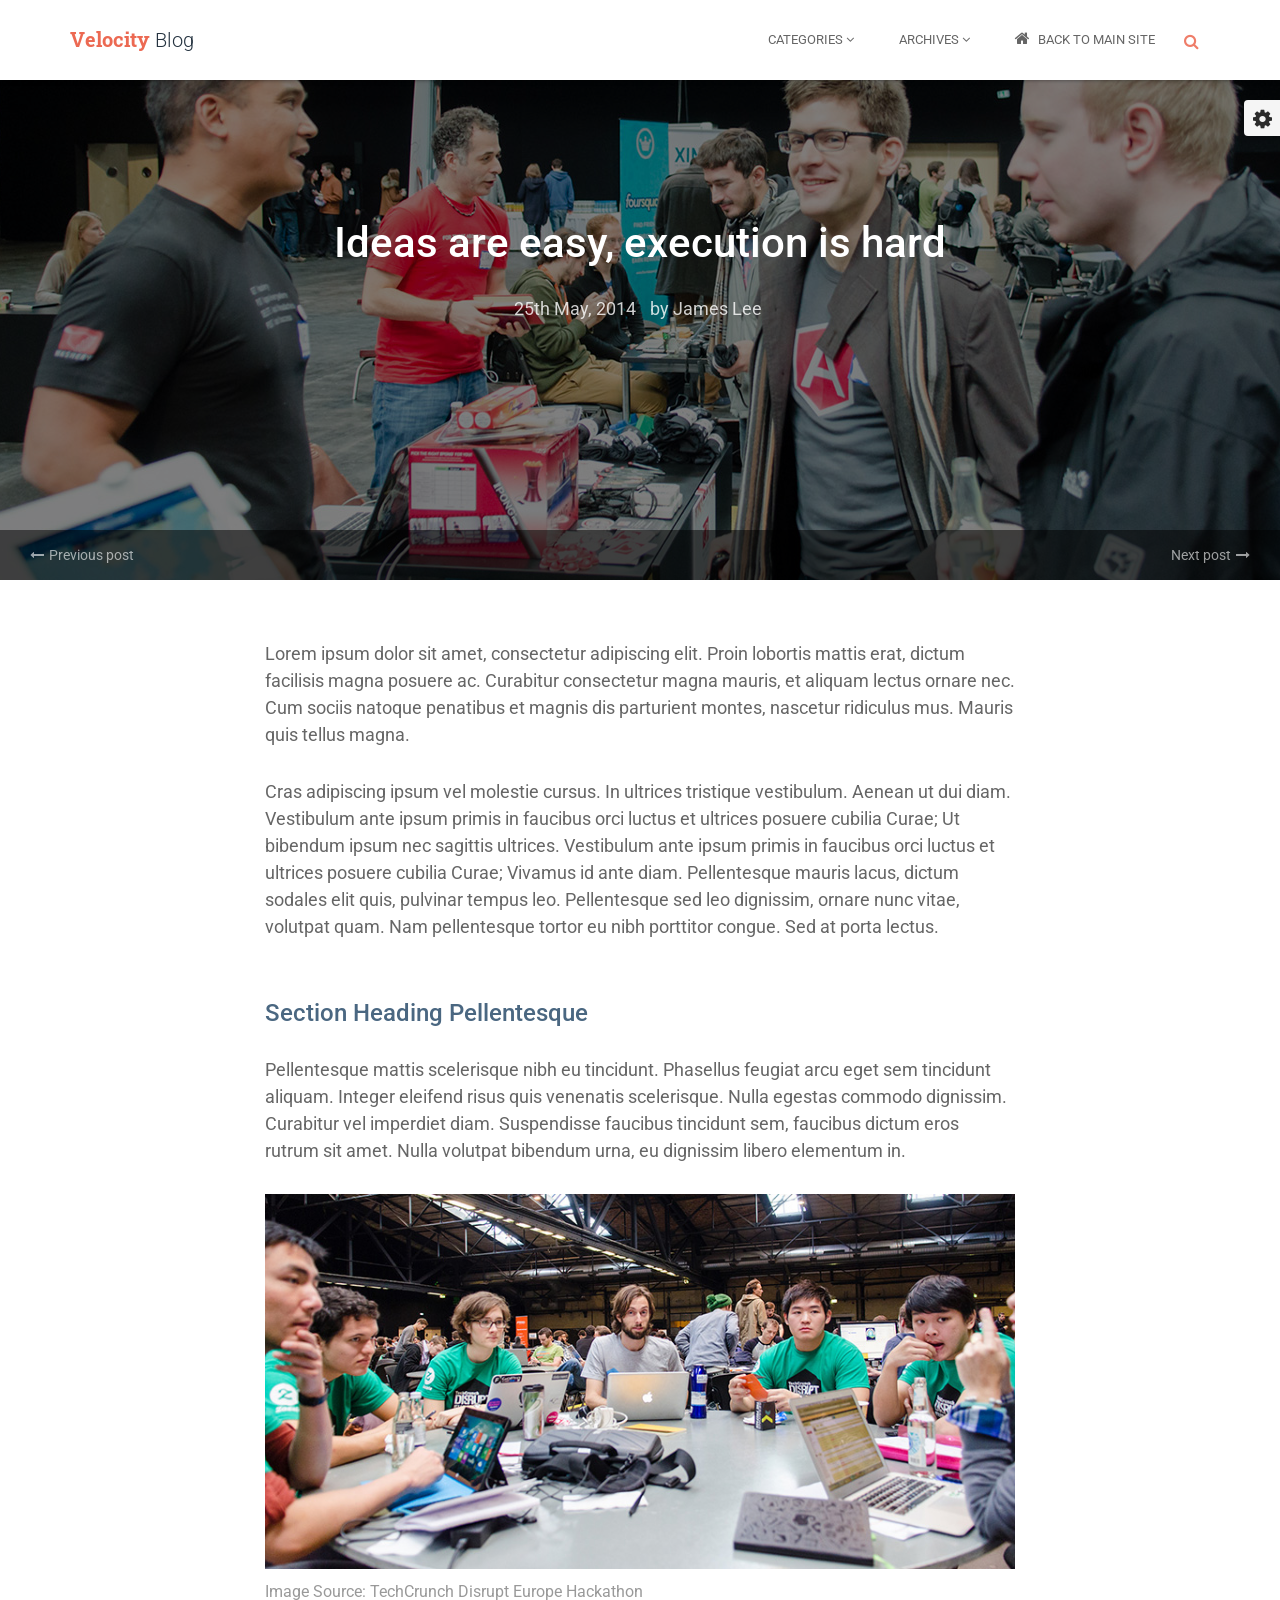
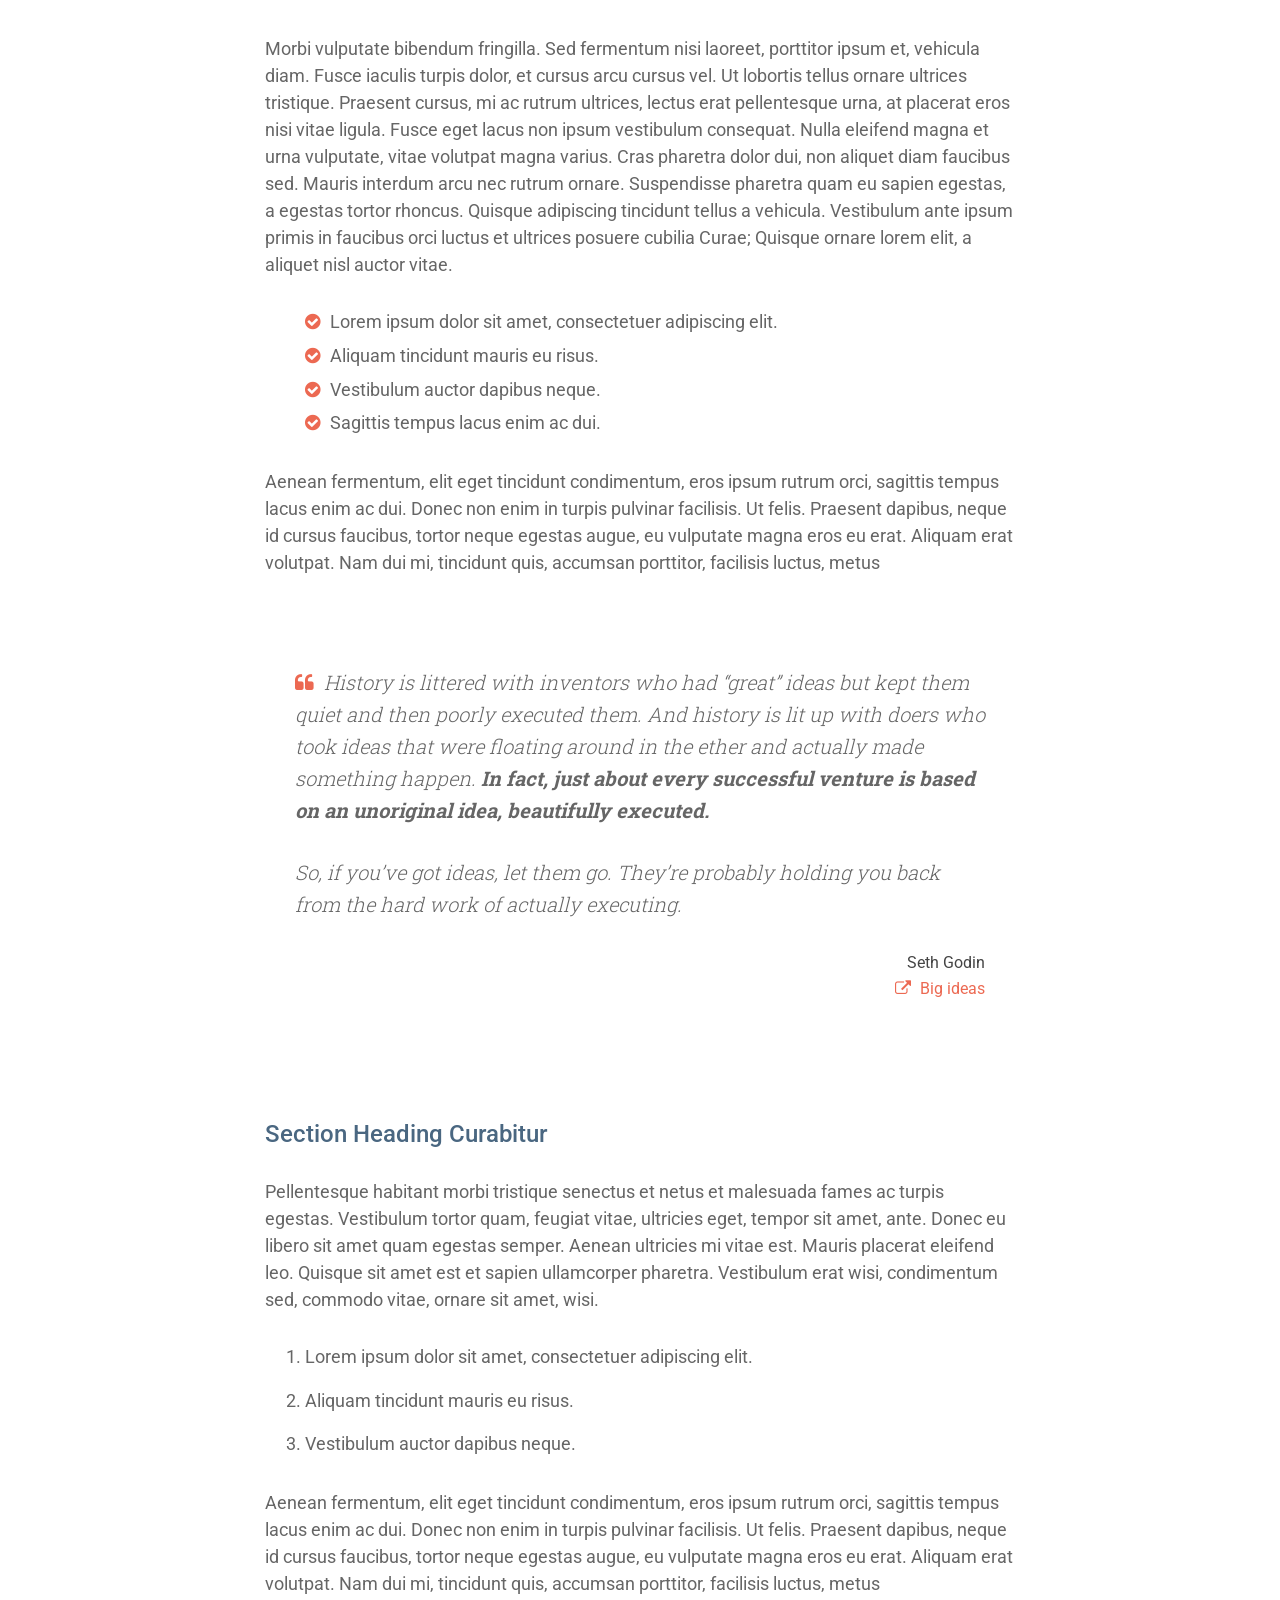
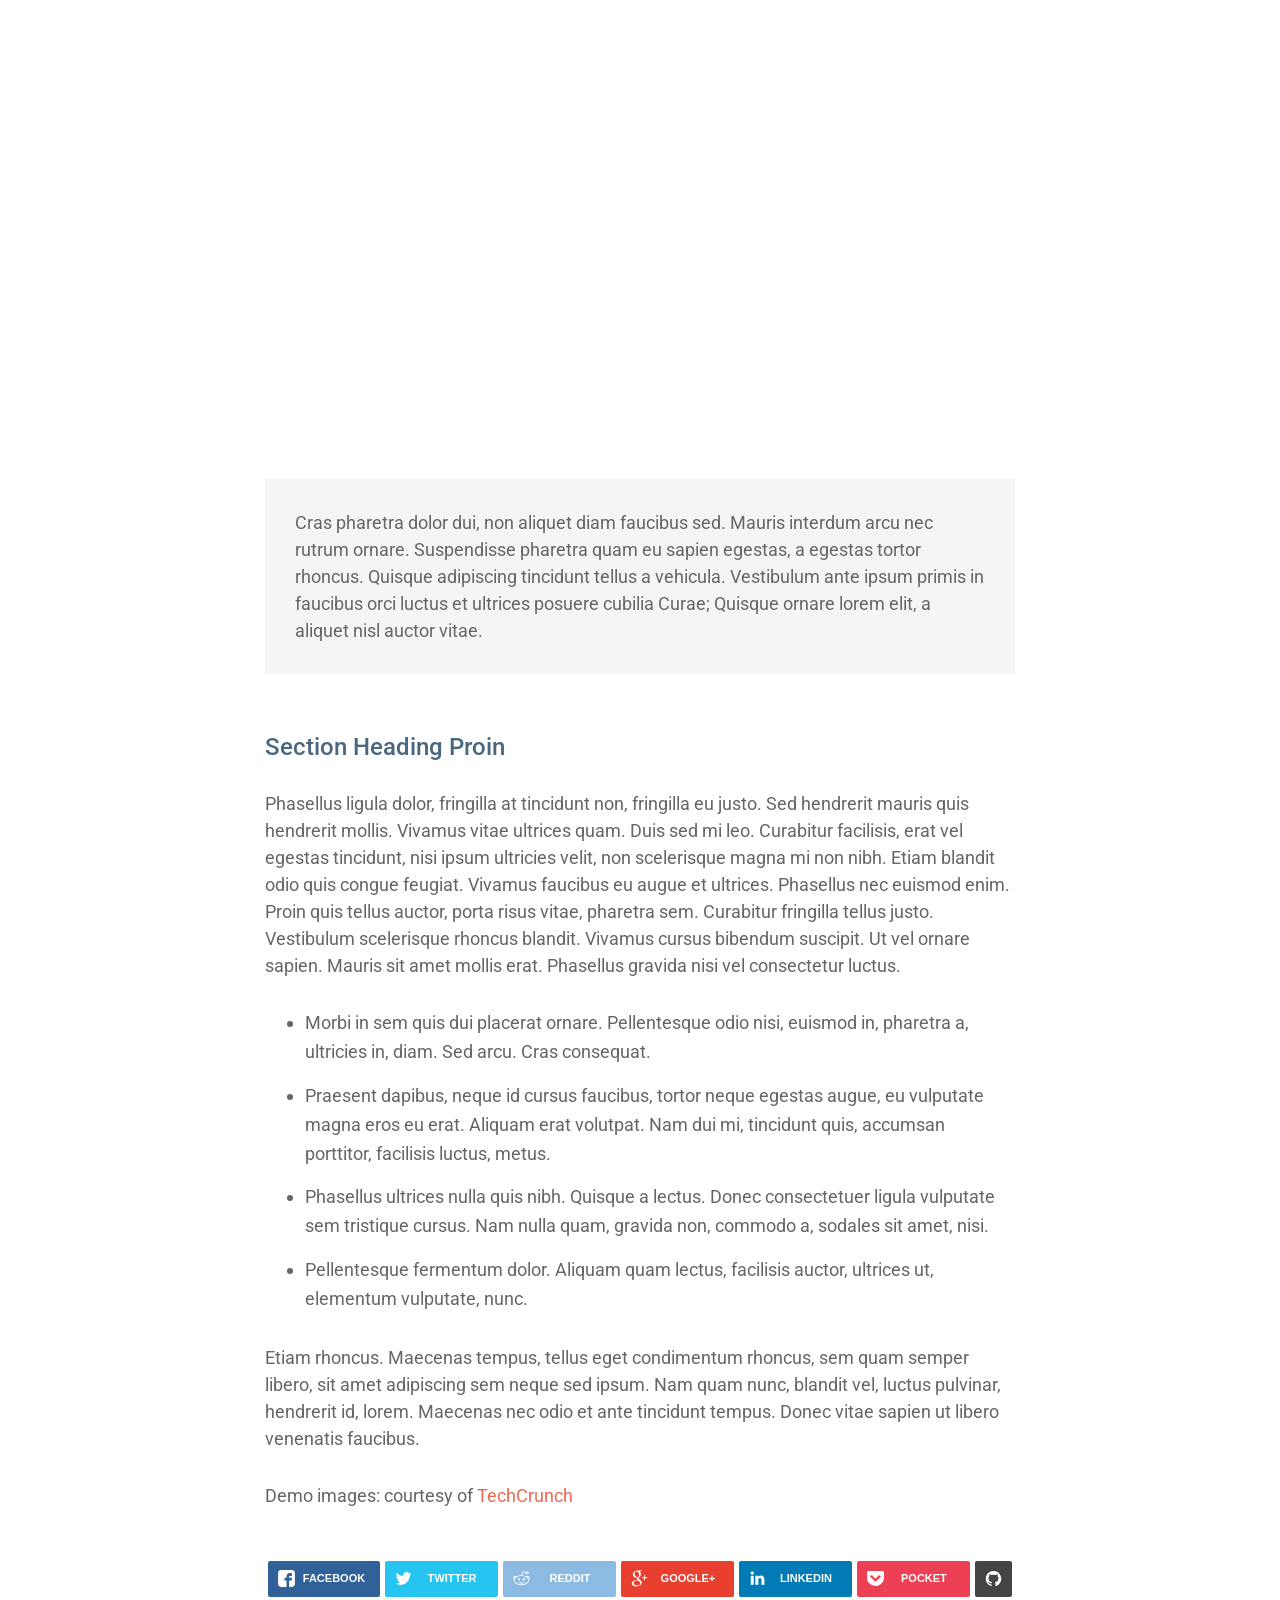
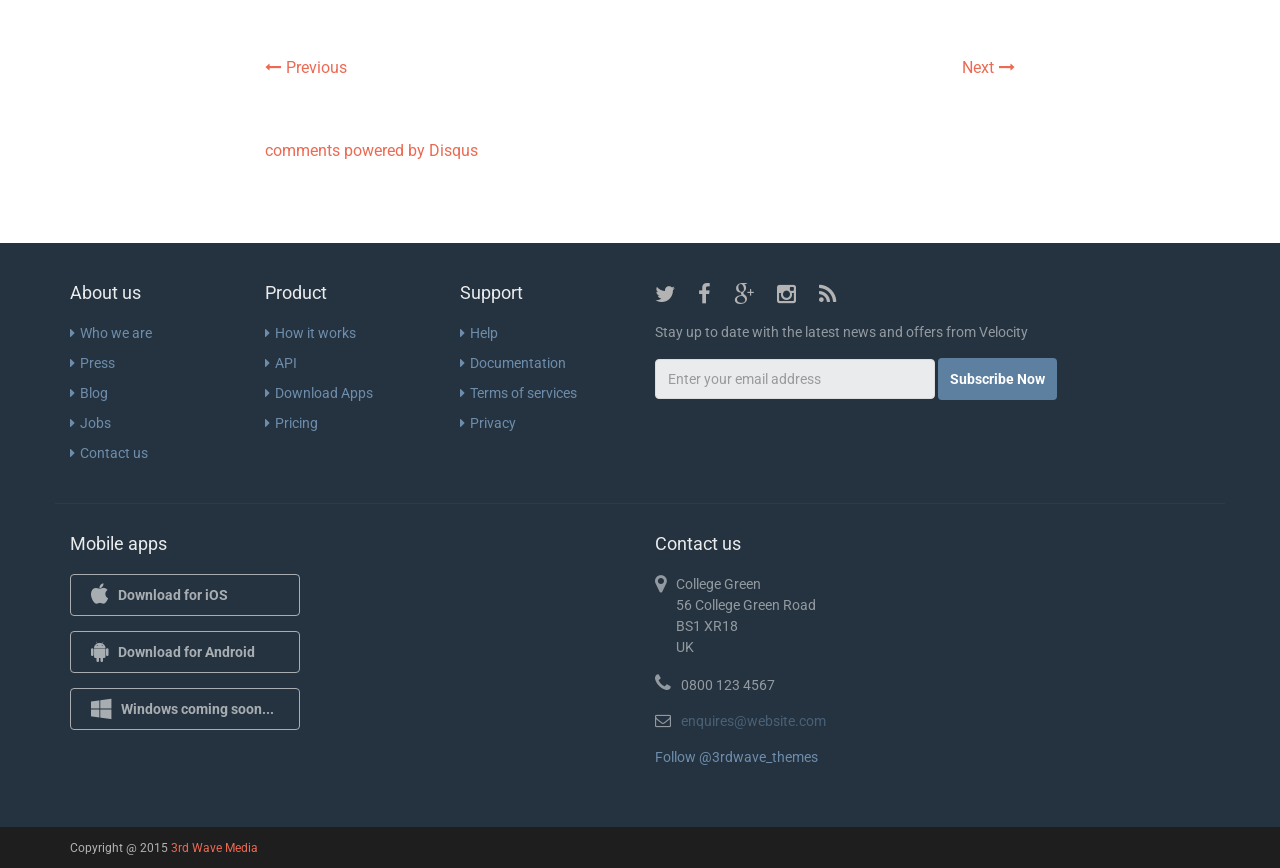
<file: blog-single.html>
<!DOCTYPE html>
<!--[if IE 8]> <html lang="en" class="ie8"> <![endif]-->  
<!--[if IE 9]> <html lang="en" class="ie9"> <![endif]-->  
<!--[if !IE]><!--> <html lang="en"> <!--<![endif]-->  
<head>
    <title>Responsive website template for products</title>
    <!-- Meta -->
    <meta charset="utf-8">
    <meta http-equiv="X-UA-Compatible" content="IE=edge">
    <meta name="viewport" content="width=device-width, initial-scale=1.0">
    <meta name="description" content="">
    <meta name="author" content="">    
    <link rel="shortcut icon" href="favicon.ico">  
    <link href='http://fonts.googleapis.com/css?family=Roboto:400,400italic,500,500italic,700,700italic,900,900italic,300italic,300' rel='stylesheet' type='text/css'> 
    <link href='http://fonts.googleapis.com/css?family=Roboto+Slab:400,700,300,100' rel='stylesheet' type='text/css'>
    <!-- Global CSS -->
    <link rel="stylesheet" href="assets/plugins/bootstrap/css/bootstrap.min.css">   
    <!-- Plugins CSS -->    
    <link rel="stylesheet" href="assets/plugins/font-awesome/css/font-awesome.css">
    <link rel="stylesheet" href="assets/plugins/flexslider/flexslider.css">
    <!-- social media buttons -->
    <link rel="stylesheet" href="assets/plugins/rrssb/css/rrssb.css" />
    <!-- Theme CSS -->
    <link id="theme-style" rel="stylesheet" href="assets/css/styles.css">
    <!-- HTML5 shim and Respond.js for IE8 support of HTML5 elements and media queries -->
    <!--[if lt IE 9]>
      <script src="https://oss.maxcdn.com/html5shiv/3.7.2/html5shiv.min.js"></script>
      <script src="https://oss.maxcdn.com/respond/1.4.2/respond.min.js"></script>
    <![endif]-->
</head> 

<body class="blog-page blog-page-single">    
    <div class="wrapper">
        <!-- ******HEADER****** --> 
        <header class="header navbar-fixed-top">  
            <div class="container">       
                <h1 class="logo">
                    <a href="blog.html">Velocity <span class="sub">Blog</span></a>
                </h1><!--//logo-->
                <nav class="main-nav navbar-right" role="navigation">
                    <div class="navbar-header">
                        <button class="navbar-toggle" type="button" data-toggle="collapse" data-target="#navbar-collapse">
                            <span class="sr-only">Toggle navigation</span>
                            <span class="icon-bar"></span>
                            <span class="icon-bar"></span>
                            <span class="icon-bar"></span>
                        </button><!--//nav-toggle-->
                    </div><!--//navbar-header-->
                    <div id="navbar-collapse" class="navbar-collapse collapse">
                        <ul class="nav navbar-nav">
                            <li class="nav-item dropdown">
                                <a class="dropdown-toggle" data-toggle="dropdown" data-hover="dropdown" data-delay="0" data-close-others="false" href="#">Categories <i class="fa fa-angle-down"></i></a>
                                <ul class="dropdown-menu">
                                    <li><a href="blog-category.html">Tech</a></li>
                                    <li><a href="blog-category.html">Apps</a></li>
                                    <li><a href="blog-category.html">News</a></li>
                                    <li><a href="blog-category.html">Community</a></li>              
                                </ul>                            
                            </li><!--//dropdown-->
                            <li class="nav-item dropdown">
                                <a class="dropdown-toggle" data-toggle="dropdown" data-hover="dropdown" data-delay="0" data-close-others="false" href="#">Archives <i class="fa fa-angle-down"></i></a>
                                <ul class="dropdown-menu">
                                    <li><a href="blog-archive.html">Sep 2014 (2)</a></li>
                                    <li><a href="blog-archive.html">Aug 2014 (6)</a></li>
                                    <li><a href="blog-archive.html">July 2014 (3)</a></li>
                                    <li><a href="blog-archive.html">June 2014 (4)</a></li>              
                                </ul>                            
                            </li><!--//dropdown-->
                            <li class="nav-item nav-item-main-site last"><a href="index.html"><i class="fa fa-home"></i> Back to main site</a></li>
                        </ul><!--//nav-->
                        
                        <div class="searchbox-container">
                            <form class="searchbox">
                                <label class="sr-only" for="search-form">Search</label>
                                <input id="search-form" class="form-control searchbox-input" onkeyup="buttonUp();" placeholder="Search the blog..." type="search" value="" name="search-form">
                                <input class="searchbox-submit" type="submit" value="GO">
                                <i class="fa fa-search searchbox-icon"></i>
                            </form>
                        </div><!--//searchbox-container--> 
                        
                    </div><!--//navabr-collapse-->
                </nav><!--//main-nav-->                     
            </div><!--//container-->
        </header><!--//header-->         
        
        <!-- ******BLOG****** -->         
        <div class="blog-entry-wrapper"> 
            <!--
            <div class="blog-headline-bg">
            </div><!--//blog-headline-bg-->
            <div class="blog-entry">                 
                <article class="post">
                    <header class="blog-entry-heading">
                        <div class="container text-center">                        
                            <h2 class="title">Ideas are easy, execution is hard</h2>
                            <div class="meta">
                                <ul class="meta-list list-inline">                                       
                                	<li class="post-time">25th May, 2014</li>
                                	<li class="post-author"> by <a href="#">James Lee</a></li>
                            	</ul><!--//meta-list-->    	
                            </div><!--meta-->
                        </div><!--//container-->
                        <nav class="post-nav post-nav-top">
    						<span class="nav-previous"><a href="#" rel="prev"><i class="fa fa-long-arrow-left"></i>Previous post</a></span>
    						<span class="nav-next"><a href="#" rel="next">Next post<i class="fa fa-long-arrow-right"></i></a></span>
    				    </nav><!--//post-nav-->
                    </header><!--//blog-entry-heading-->

                    <div class="container">
                        <div class="row">
                            <div class="blog-entry-content col-md-8 col-sm-10 col-xs-12 col-md-offset-2 col-sm-offset-1 col-xs-offset-0">
                                <p>Lorem ipsum dolor sit amet, consectetur adipiscing elit. Proin lobortis mattis erat, dictum facilisis magna posuere ac. Curabitur consectetur magna mauris, et aliquam lectus ornare nec. Cum sociis natoque penatibus et magnis dis parturient montes, nascetur ridiculus mus. Mauris quis tellus magna.</p>

                                <p>Cras adipiscing ipsum vel molestie cursus. In ultrices tristique vestibulum. Aenean ut dui diam. Vestibulum ante ipsum primis in faucibus orci luctus et ultrices posuere cubilia Curae; Ut bibendum ipsum nec sagittis ultrices. Vestibulum ante ipsum primis in faucibus orci luctus et ultrices posuere cubilia Curae; Vivamus id ante diam. Pellentesque mauris lacus, dictum sodales elit quis, pulvinar tempus leo. Pellentesque sed leo dignissim, ornare nunc vitae, volutpat quam. Nam pellentesque tortor eu nibh porttitor congue. Sed at porta lectus.</p>
                                
                                
                                <h3 class="section-heading">Section Heading Pellentesque</h3>
                                
                                <p>Pellentesque mattis scelerisque nibh eu tincidunt. Phasellus feugiat arcu eget sem tincidunt aliquam. Integer eleifend risus quis venenatis scelerisque. Nulla egestas commodo dignissim. Curabitur vel imperdiet diam. Suspendisse faucibus tincidunt sem, faucibus dictum eros rutrum sit amet. Nulla volutpat bibendum urna, eu dignissim libero elementum in.</p>
                                
                                <figure class="figure">
                                    <img class="img-responsive" src="assets/images/blog/post-content-image-1.jpg" alt="" />
                                    <figcaption class="figure-caption">Image Source: <a href="https://www.flickr.com/photos/techcrunch/sets/72157636973272026" target="_blank">TechCrunch Disrupt Europe Hackathon</a></figcaption>
                                </figure>
                                
                                <p>Morbi vulputate bibendum fringilla. Sed fermentum nisi laoreet, porttitor ipsum et, vehicula diam. Fusce iaculis turpis dolor, et cursus arcu cursus vel. Ut lobortis tellus ornare ultrices tristique. Praesent cursus, mi ac rutrum ultrices, lectus erat pellentesque urna, at placerat eros nisi vitae ligula. Fusce eget lacus non ipsum vestibulum consequat. Nulla eleifend magna et urna vulputate, vitae volutpat magna varius. Cras pharetra dolor dui, non aliquet diam faucibus sed. Mauris interdum arcu nec rutrum ornare. Suspendisse pharetra quam eu sapien egestas, a egestas tortor rhoncus. Quisque adipiscing tincidunt tellus a vehicula. Vestibulum ante ipsum primis in faucibus orci luctus et ultrices posuere cubilia Curae; Quisque ornare lorem elit, a aliquet nisl auctor vitae.</p>
                                
                                <ul class="custom-list-style">
                                   <li><i class="fa fa-check-circle"></i>Lorem ipsum dolor sit amet, consectetuer adipiscing elit.</li>
                                   <li><i class="fa fa-check-circle"></i>Aliquam tincidunt mauris eu risus.</li>
                                   <li><i class="fa fa-check-circle"></i>Vestibulum auctor dapibus neque.</li>
                                   <li><i class="fa fa-check-circle"></i>Sagittis tempus lacus enim ac dui.</li>
                                </ul>
                                
                                <p>Aenean fermentum, elit eget tincidunt condimentum, eros ipsum rutrum orci, sagittis tempus lacus enim ac dui. Donec non enim in turpis pulvinar facilisis. Ut felis. Praesent dapibus, neque id cursus faucibus, tortor neque egestas augue, eu vulputate magna eros eu erat. Aliquam erat volutpat. Nam dui mi, tincidunt quis, accumsan porttitor, facilisis luctus, metus</p>
                                
                                
                                <blockquote class="custom-quote">
                                    <p><i class="fa fa-quote-left"></i>History is littered with inventors who had “great” ideas but kept them quiet and then poorly executed them. And history is lit up with doers who took ideas that were floating around in the ether and actually made something happen. <strong>In fact, just about every successful venture is based on an unoriginal idea, beautifully executed.</strong></p>
                                    <p>So, if you’ve got ideas, let them go. They’re probably holding you back from the hard work of actually executing.</p>
                                    <p class="source"><span class="name">Seth Godin</span><br><span class="title"><a href="http://sethgodin.typepad.com/seths_blog/2007/09/big-ideas.html" target="_blank"><i class="fa fa-external-link"></i> Big ideas</a></span></p>
                                </blockquote>
                                <h3 class="section-heading">Section Heading Curabitur</h3>
                                <p>Pellentesque habitant morbi tristique senectus et netus et malesuada fames ac turpis egestas. Vestibulum tortor quam, feugiat vitae, ultricies eget, tempor sit amet, ante. Donec eu libero sit amet quam egestas semper. Aenean ultricies mi vitae est. Mauris placerat eleifend leo. Quisque sit amet est et sapien ullamcorper pharetra. Vestibulum erat wisi, condimentum sed, commodo vitae, ornare sit amet, wisi.</p>
                                <ol>
                                   <li>Lorem ipsum dolor sit amet, consectetuer adipiscing elit.</li>
                                   <li>Aliquam tincidunt mauris eu risus.</li>
                                   <li>Vestibulum auctor dapibus neque.</li>
                                </ol>
                                
                                <p>Aenean fermentum, elit eget tincidunt condimentum, eros ipsum rutrum orci, sagittis tempus lacus enim ac dui. Donec non enim in turpis pulvinar facilisis. Ut felis. Praesent dapibus, neque id cursus faucibus, tortor neque egestas augue, eu vulputate magna eros eu erat. Aliquam erat volutpat. Nam dui mi, tincidunt quis, accumsan porttitor, facilisis luctus, metus</p>
                                
                                <p class="video-container">
                                    <iframe src="//player.vimeo.com/video/50134267?color=ffffff&amp;wmode=transparent" width="720" height="405" frameborder="0" webkitallowfullscreen mozallowfullscreen allowfullscreen></iframe>
                                </p>
                                
                                <p class="box">Cras pharetra dolor dui, non aliquet diam faucibus sed. Mauris interdum arcu nec rutrum ornare. Suspendisse pharetra quam eu sapien egestas, a egestas tortor rhoncus. Quisque adipiscing tincidunt tellus a vehicula. Vestibulum ante ipsum primis in faucibus orci luctus et ultrices posuere cubilia Curae; Quisque ornare lorem elit, a aliquet nisl auctor vitae.</p>
                                
                                
                                <h3 class="section-heading">Section Heading Proin</h3>
                                
                                <p>Phasellus ligula dolor, fringilla at tincidunt non, fringilla eu justo. Sed hendrerit mauris quis hendrerit mollis. Vivamus vitae ultrices quam. Duis sed mi leo. Curabitur facilisis, erat vel egestas tincidunt, nisi ipsum ultricies velit, non scelerisque magna mi non nibh. Etiam blandit odio quis congue feugiat. Vivamus faucibus eu augue et ultrices. Phasellus nec euismod enim. Proin quis tellus auctor, porta risus vitae, pharetra sem. Curabitur fringilla tellus justo. Vestibulum scelerisque rhoncus blandit. Vivamus cursus bibendum suscipit. Ut vel ornare sapien. Mauris sit amet mollis erat. Phasellus gravida nisi vel consectetur luctus.</p>
                                
                                <ul>
                                   <li>Morbi in sem quis dui placerat ornare. Pellentesque odio nisi, euismod in, pharetra a, ultricies in, diam. Sed arcu. Cras consequat.</li>
                                   <li>Praesent dapibus, neque id cursus faucibus, tortor neque egestas augue, eu vulputate magna eros eu erat. Aliquam erat volutpat. Nam dui mi, tincidunt quis, accumsan porttitor, facilisis luctus, metus.</li>
                                   <li>Phasellus ultrices nulla quis nibh. Quisque a lectus. Donec consectetuer ligula vulputate sem tristique cursus. Nam nulla quam, gravida non, commodo a, sodales sit amet, nisi.</li>
                                   <li>Pellentesque fermentum dolor. Aliquam quam lectus, facilisis auctor, ultrices ut, elementum vulputate, nunc.</li>
                                </ul>
                                
                                <p>Etiam rhoncus. Maecenas tempus, tellus eget condimentum rhoncus, sem quam semper libero, sit amet adipiscing sem neque sed ipsum. Nam quam nunc, blandit vel, luctus pulvinar, hendrerit id, lorem. Maecenas nec odio et ante tincidunt tempus. Donec vitae sapien ut libero venenatis faucibus.</p>      
                                
                                <p>Demo images: courtesy of <a href="https://www.flickr.com/photos/techcrunch/sets/72157636973272026" target="_Blank">TechCrunch</a></p>
                                                            
                            </div><!--//blog-entry-content-->
                            
                            <!--//Soical media buttons: https://github.com/kni-labs/rrssb (More examples) -->
                            <div class="share-container col-md-8 col-sm-10 col-xs-12 col-md-offset-2 col-sm-offset-1 col-xs-offset-0"><!--//Soical media buttons: https://github.com/kni-labs/rrssb (More examples) -->
                                <span class="label">share this:</span>
                
                                <!-- Buttons start here. Copy this ul to your document. -->
                                <ul class="rrssb-buttons clearfix">
                                    <li class="rrssb-facebook">
                                        <!-- Replace with your URL. For best results, make sure you page has the proper FB Open Graph tags in header:
                                        https://developers.facebook.com/docs/opengraph/howtos/maximizing-distribution-media-content/ -->
                                        <a href="https://www.facebook.com/sharer/sharer.php?u=http://kurtnoble.com/labs/rrssb/index.html" class="popup">
                                            <span class="rrssb-icon">
                                                <svg version="1.1" id="Layer_1" xmlns="http://www.w3.org/2000/svg" xmlns:xlink="http://www.w3.org/1999/xlink" x="0px" y="0px" width="28px" height="28px" viewBox="0 0 28 28" enable-background="new 0 0 28 28" xml:space="preserve">
                                                    <path d="M27.825,4.783c0-2.427-2.182-4.608-4.608-4.608H4.783c-2.422,0-4.608,2.182-4.608,4.608v18.434
                                                        c0,2.427,2.181,4.608,4.608,4.608H14V17.379h-3.379v-4.608H14v-1.795c0-3.089,2.335-5.885,5.192-5.885h3.718v4.608h-3.726
                                                        c-0.408,0-0.884,0.492-0.884,1.236v1.836h4.609v4.608h-4.609v10.446h4.916c2.422,0,4.608-2.188,4.608-4.608V4.783z"/>
                                                </svg>
                                            </span>
                                            <span class="rrssb-text">facebook</span>
                                        </a>
                                    </li>
                                    <li class="rrssb-twitter">
                                        <!-- Replace href with your Meta and URL information  -->
                                        <a href="http://twitter.com/home?status=Ridiculously%20Responsive%20Social%20Sharing%20Buttons%20by%20@joshuatuscan%20and%20@dbox%20http://kurtnoble.com/labs/rrssb" class="popup">
                                            <span class="rrssb-icon">
                                                <svg version="1.1" id="Layer_1" xmlns="http://www.w3.org/2000/svg" xmlns:xlink="http://www.w3.org/1999/xlink" x="0px" y="0px"
                                                     width="28px" height="28px" viewBox="0 0 28 28" enable-background="new 0 0 28 28" xml:space="preserve">
                                                <path d="M24.253,8.756C24.689,17.08,18.297,24.182,9.97,24.62c-3.122,0.162-6.219-0.646-8.861-2.32
                                                    c2.703,0.179,5.376-0.648,7.508-2.321c-2.072-0.247-3.818-1.661-4.489-3.638c0.801,0.128,1.62,0.076,2.399-0.155
                                                    C4.045,15.72,2.215,13.6,2.115,11.077c0.688,0.275,1.426,0.407,2.168,0.386c-2.135-1.65-2.729-4.621-1.394-6.965
                                                    C5.575,7.816,9.54,9.84,13.803,10.071c-0.842-2.739,0.694-5.64,3.434-6.482c2.018-0.623,4.212,0.044,5.546,1.683
                                                    c1.186-0.213,2.318-0.662,3.329-1.317c-0.385,1.256-1.247,2.312-2.399,2.942c1.048-0.106,2.069-0.394,3.019-0.851
                                                    C26.275,7.229,25.39,8.196,24.253,8.756z"/>
                                                </svg>
                                           </span>
                                            <span class="rrssb-text">twitter</span>
                                        </a>
                                    </li>
                                    <li class="rrssb-reddit">
                                        <a href="http://www.reddit.com/submit?url=http://www.kurtnoble.com/labs/rrssb/">
                                            <span class="rrssb-icon">
                                                <svg xmlns="http://www.w3.org/2000/svg" xmlns:xlink="http://www.w3.org/1999/xlink" version="1.1" x="0px" y="0px" width="28px" height="28px" viewBox="0 0 28 28" enable-background="new 0 0 28 28" xml:space="preserve"><g><path d="M11.794 15.316c0-1.029-0.835-1.895-1.866-1.895c-1.03 0-1.893 0.865-1.893 1.895s0.863 1.9 1.9 1.9 C10.958 17.2 11.8 16.3 11.8 15.316z"/><path d="M18.1 13.422c-1.029 0-1.895 0.864-1.895 1.895c0 1 0.9 1.9 1.9 1.865c1.031 0 1.869-0.836 1.869-1.865 C19.969 14.3 19.1 13.4 18.1 13.422z"/><path d="M17.527 19.791c-0.678 0.678-1.826 1.006-3.514 1.006c-0.004 0-0.009 0-0.014 0c-0.004 0-0.01 0-0.015 0 c-1.686 0-2.834-0.328-3.51-1.005c-0.264-0.265-0.693-0.265-0.958 0c-0.264 0.265-0.264 0.7 0 1 c0.943 0.9 2.4 1.4 4.5 1.402c0.005 0 0 0 0 0c0.005 0 0 0 0 0c2.066 0 3.527-0.459 4.47-1.402 c0.265-0.264 0.265-0.693 0.002-0.958C18.221 19.5 17.8 19.5 17.5 19.791z"/><path d="M27.707 13.267c0-1.785-1.453-3.237-3.236-3.237c-0.793 0-1.518 0.287-2.082 0.761c-2.039-1.295-4.646-2.069-7.438-2.219 l1.483-4.691l4.062 0.956c0.071 1.4 1.3 2.6 2.7 2.555c1.488 0 2.695-1.208 2.695-2.695C25.881 3.2 24.7 2 23.2 2 c-1.059 0-1.979 0.616-2.42 1.508l-4.633-1.091c-0.344-0.081-0.693 0.118-0.803 0.455l-1.793 5.7 C10.548 8.6 7.7 9.4 5.6 10.75C5.006 10.3 4.3 10 3.5 10.029c-1.785 0-3.237 1.452-3.237 3.2 c0 1.1 0.6 2.1 1.4 2.69c-0.04 0.272-0.061 0.551-0.061 0.831c0 2.3 1.3 4.4 3.7 5.9 c2.299 1.5 5.3 2.3 8.6 2.325c3.228 0 6.271-0.825 8.571-2.325c2.387-1.56 3.7-3.66 3.7-5.917 c0-0.26-0.016-0.514-0.051-0.768C27.088 15.5 27.7 14.4 27.7 13.267z M23.186 3.355c0.74 0 1.3 0.6 1.3 1.3 c0 0.738-0.6 1.34-1.34 1.34s-1.342-0.602-1.342-1.34C21.844 4 22.4 3.4 23.2 3.355z M1.648 13.3 c0-1.038 0.844-1.882 1.882-1.882c0.31 0 0.6 0.1 0.9 0.209c-1.049 0.868-1.813 1.861-2.26 2.9 C1.832 14.2 1.6 13.8 1.6 13.267z M21.773 21.57c-2.082 1.357-4.863 2.105-7.831 2.105c-2.967 0-5.747-0.748-7.828-2.105 c-1.991-1.301-3.088-3-3.088-4.782c0-1.784 1.097-3.484 3.088-4.784c2.081-1.358 4.861-2.106 7.828-2.106 c2.967 0 5.7 0.7 7.8 2.106c1.99 1.3 3.1 3 3.1 4.784C24.859 18.6 23.8 20.3 21.8 21.57z M25.787 14.6 c-0.432-1.084-1.191-2.095-2.244-2.977c0.273-0.156 0.59-0.245 0.928-0.245c1.035 0 1.9 0.8 1.9 1.9 C26.354 13.8 26.1 14.3 25.8 14.605z"/></g></svg>
                                            </span>
                                            <span class="rrssb-text">reddit</span>
                                        </a>
                                    </li>
                                    <li class="rrssb-googleplus">
                                        <!-- Replace href with your meta and URL information.  -->
                                        <a href="https://plus.google.com/share?url=Check%20out%20how%20ridiculously%20responsive%20these%20social%20buttons%20are%20http://kurtnoble.com/labs/rrssb/index.html" class="popup">
                                            <span class="rrssb-icon">
                                                <svg version="1.1" id="Layer_1" xmlns="http://www.w3.org/2000/svg" xmlns:xlink="http://www.w3.org/1999/xlink" x="0px" y="0px" width="28px" height="28px" viewBox="0 0 28 28" enable-background="new 0 0 28 28" xml:space="preserve">
                                                    <g>
                                                        <g>
                                                            <path d="M14.703,15.854l-1.219-0.948c-0.372-0.308-0.88-0.715-0.88-1.459c0-0.748,0.508-1.223,0.95-1.663
                                                                c1.42-1.119,2.839-2.309,2.839-4.817c0-2.58-1.621-3.937-2.399-4.581h2.097l2.202-1.383h-6.67c-1.83,0-4.467,0.433-6.398,2.027
                                                                C3.768,4.287,3.059,6.018,3.059,7.576c0,2.634,2.022,5.328,5.604,5.328c0.339,0,0.71-0.033,1.083-0.068
                                                                c-0.167,0.408-0.336,0.748-0.336,1.324c0,1.04,0.551,1.685,1.011,2.297c-1.524,0.104-4.37,0.273-6.467,1.562
                                                                c-1.998,1.188-2.605,2.916-2.605,4.137c0,2.512,2.358,4.84,7.289,4.84c5.822,0,8.904-3.223,8.904-6.41
                                                                c0.008-2.327-1.359-3.489-2.829-4.731H14.703z M10.269,11.951c-2.912,0-4.231-3.765-4.231-6.037c0-0.884,0.168-1.797,0.744-2.511
                                                                c0.543-0.679,1.489-1.12,2.372-1.12c2.807,0,4.256,3.798,4.256,6.242c0,0.612-0.067,1.694-0.845,2.478
                                                                c-0.537,0.55-1.438,0.948-2.295,0.951V11.951z M10.302,25.609c-3.621,0-5.957-1.732-5.957-4.142c0-2.408,2.165-3.223,2.911-3.492
                                                                c1.421-0.479,3.25-0.545,3.555-0.545c0.338,0,0.52,0,0.766,0.034c2.574,1.838,3.706,2.757,3.706,4.479
                                                                c-0.002,2.073-1.736,3.665-4.982,3.649L10.302,25.609z"/>
                                                            <polygon points="23.254,11.89 23.254,8.521 21.569,8.521 21.569,11.89 18.202,11.89 18.202,13.604 21.569,13.604 21.569,17.004
                                                                23.254,17.004 23.254,13.604 26.653,13.604 26.653,11.89      "/>
                                                        </g>
                                                    </g>
                                                </svg>
                                            </span>
                                            <span class="rrssb-text">google+</span>
                                        </a>
                                    </li>
                                    <li class="rrssb-linkedin">
                                        <!-- Replace href with your meta and URL information -->
                                        <a href="http://www.linkedin.com/shareArticle?mini=true&amp;url=http://kurtnoble.com/labs/rrssb/index.html&amp;title=Ridiculously%20Responsive%20Social%20Sharing%20Buttons&amp;summary=Responsive%20social%20icons%20by%20KNI%20Labs" class="popup">
                                            <span class="rrssb-icon">
                                                <svg version="1.1" id="Layer_1" xmlns="http://www.w3.org/2000/svg" xmlns:xlink="http://www.w3.org/1999/xlink" x="0px" y="0px" width="28px" height="28px" viewBox="0 0 28 28" enable-background="new 0 0 28 28" xml:space="preserve">
                                                    <path d="M25.424,15.887v8.447h-4.896v-7.882c0-1.979-0.709-3.331-2.48-3.331c-1.354,0-2.158,0.911-2.514,1.803
                                                        c-0.129,0.315-0.162,0.753-0.162,1.194v8.216h-4.899c0,0,0.066-13.349,0-14.731h4.899v2.088c-0.01,0.016-0.023,0.032-0.033,0.048
                                                        h0.033V11.69c0.65-1.002,1.812-2.435,4.414-2.435C23.008,9.254,25.424,11.361,25.424,15.887z M5.348,2.501
                                                        c-1.676,0-2.772,1.092-2.772,2.539c0,1.421,1.066,2.538,2.717,2.546h0.032c1.709,0,2.771-1.132,2.771-2.546
                                                        C8.054,3.593,7.019,2.501,5.343,2.501H5.348z M2.867,24.334h4.897V9.603H2.867V24.334z"/>
                                                </svg>
                                            </span>
                                            <span class="rrssb-text">linkedin</span>
                                        </a>
                                    </li>
                
                                    <li class="rrssb-pocket">
                                        <a href="https://getpocket.com/save?url=http://kurtnoble.com/labs/rrssb/index.html">
                                            <span class="rrssb-icon">
                                                <svg width="32px" height="28px" viewBox="0 0 32 28" version="1.1" xmlns="http://www.w3.org/2000/svg" xmlns:xlink="http://www.w3.org/1999/xlink" xmlns:sketch="http://www.bohemiancoding.com/sketch/ns">
                                                    <path d="M28.7817528,0.00172488695 C30.8117487,0.00431221738 31.9749312,1.12074529 31.9644402,3.10781507 C31.942147,6.67703739 32.1336065,10.2669583 31.8057648,13.8090137 C30.7147076,25.5813672 17.2181194,31.8996281 7.20714461,25.3808491 C2.71833574,22.4571656 0.196577202,18.3122624 0.0549495772,12.9357897 C-0.0342233715,9.5774348 0.00642900214,6.21519891 0.0300336062,2.85555035 C0.0405245414,1.1129833 1.21157517,0.0146615391 3.01995012,0.00819321302 C7.34746087,-0.00603710433 11.6775944,0.00431221738 16.0064164,0.00172488695 C20.2644248,0.00172488695 24.5237444,-0.00215610869 28.7817528,0.00172488695 L28.7817528,0.00172488695 Z M8.64885184,7.85611511 C7.38773662,7.99113854 6.66148108,8.42606978 6.29310958,9.33228474 C5.90114134,10.2969233 6.17774769,11.1421181 6.89875951,11.8276216 C9.35282156,14.161969 11.8108164,16.4924215 14.2976518,18.7943114 C15.3844131,19.7966007 16.5354102,19.7836177 17.6116843,18.7813283 C20.0185529,16.5495467 22.4070683,14.2982907 24.7824746,12.0327533 C25.9845979,10.8850542 26.1012707,9.56468083 25.1469132,8.60653379 C24.1361858,7.59255976 22.8449191,7.6743528 21.5890476,8.85191291 C19.9936451,10.3488554 18.3680912,11.8172352 16.8395462,13.3777945 C16.1342655,14.093159 15.7200114,14.0048744 15.0566806,13.3440386 C13.4599671,11.7484252 11.8081945,10.2060421 10.1262706,8.70001155 C9.65564653,8.27936164 9.00411403,8.05345704 8.64885184,7.85611511 L8.64885184,7.85611511 L8.64885184,7.85611511 Z"></path>
                                                </svg>
                                            </span>
                                            <span class="rrssb-text">pocket</span>
                                        </a>
                                    </li>
                
                                    <li class="rrssb-github">
                                        <a href="https://github.com/kni-labs/rrssb">
                                            <span class="rrssb-icon">
                                                <svg version="1.1" id="Layer_1" xmlns="http://www.w3.org/2000/svg" xmlns:xlink="http://www.w3.org/1999/xlink" x="0px" y="0px"
                                                     width="28px" height="28px" viewBox="0 0 28 28" enable-background="new 0 0 28 28" xml:space="preserve">
                                                <path d="M13.971,1.571c-7.031,0-12.734,5.702-12.734,12.74c0,5.621,3.636,10.392,8.717,12.083c0.637,0.129,0.869-0.277,0.869-0.615
                                                    c0-0.301-0.012-1.102-0.018-2.164c-3.542,0.77-4.29-1.707-4.29-1.707c-0.579-1.473-1.414-1.863-1.414-1.863
                                                    c-1.155-0.791,0.088-0.775,0.088-0.775c1.277,0.104,1.96,1.316,1.96,1.312c1.136,1.936,2.991,1.393,3.713,1.059
                                                    c0.116-0.822,0.445-1.383,0.81-1.703c-2.829-0.32-5.802-1.414-5.802-6.293c0-1.391,0.496-2.527,1.312-3.418
                                                    C7.05,9.905,6.612,8.61,7.305,6.856c0,0,1.069-0.342,3.508,1.306c1.016-0.282,2.105-0.424,3.188-0.429
                                                    c1.081,0,2.166,0.155,3.197,0.438c2.431-1.648,3.498-1.306,3.498-1.306c0.695,1.754,0.258,3.043,0.129,3.371
                                                    c0.816,0.902,1.315,2.037,1.315,3.43c0,4.892-2.978,5.968-5.814,6.285c0.458,0.387,0.876,1.16,0.876,2.357
                                                    c0,1.703-0.016,3.076-0.016,3.482c0,0.334,0.232,0.748,0.877,0.611c5.056-1.688,8.701-6.457,8.701-12.082
                                                    C26.708,7.262,21.012,1.563,13.971,1.571L13.971,1.571z"/>
                                                </svg>
                                            </span>
                                            <span class="rrssb-text">github</span>
                                        </a>
                                    </li>
                                </ul><!-- Buttons end here -->
                            </div><!--//share-container--> 
                            
                            
                            
                            <nav class="post-nav col-md-8 col-sm-10 col-xs-12 col-md-offset-2 col-sm-offset-1 col-xs-offset-0">
            						<span class="nav-previous"><a href="#" rel="prev"><i class="fa fa-long-arrow-left"></i>Previous</a></span>
            						<span class="nav-next"><a href="#" rel="next">Next<i class="fa fa-long-arrow-right"></i></a></span>
            				</nav><!--//post-nav-->
            				
            				
            				<div id="comment-area" class="comment-area  col-md-8 col-sm-10 col-xs-12 col-md-offset-2 col-sm-offset-1 col-xs-offset-0">
            				        <!--//DISQUS script starts-->
            				        <div id="disqus_thread"></div>
                                    <script type="text/javascript">
                                        /* * * CONFIGURATION VARIABLES: EDIT BEFORE PASTING INTO YOUR WEBPAGE * * */
                                        var disqus_shortname = '3wmthemes'; // required: replace example with your forum shortname
                                
                                        /* * * DON'T EDIT BELOW THIS LINE * * */
                                        (function() {
                                            var dsq = document.createElement('script'); dsq.type = 'text/javascript'; dsq.async = true;
                                            dsq.src = '//' + disqus_shortname + '.disqus.com/embed.js';
                                            (document.getElementsByTagName('head')[0] || document.getElementsByTagName('body')[0]).appendChild(dsq);
                                        })();
                                    </script>
                                    <noscript>Please enable JavaScript to view the <a href="http://disqus.com/?ref_noscript">comments powered by Disqus.</a></noscript>
                                    <a href="http://disqus.com" class="dsq-brlink">comments powered by <span class="logo-disqus">Disqus</span></a>
                                    <!--//DISQUS script ends-->
        
            				</div><!--//comment-area-->
                        </div><!--//row-->
                    </div><!--//container-->                                               
                </article><!--//post-->                                      
            </div><!--//blog-entry-->
        </div><!--//blog-entry-wrapper-->  
    </div><!--//wrapper-->
    
    <!-- ******FOOTER****** --> 
    <footer class="footer">
        <div class="footer-content">
            <div class="container">
                <div class="row">                    
                    <div class="footer-col links col-md-2 col-sm-4 col-xs-12">
                        <div class="footer-col-inner">
                            <h3 class="title">About us</h3>
                            <ul class="list-unstyled">
                                <li><a href="#"><i class="fa fa-caret-right"></i>Who we are</a></li>
                                <li><a href="#"><i class="fa fa-caret-right"></i>Press</a></li>
                                <li><a href="#"><i class="fa fa-caret-right"></i>Blog</a></li>
                                <li><a href="#"><i class="fa fa-caret-right"></i>Jobs</a></li>
                                <li><a href="#"><i class="fa fa-caret-right"></i>Contact us</a></li>
                            </ul>
                        </div><!--//footer-col-inner-->
                    </div><!--//foooter-col-->    
                    <div class="footer-col links col-md-2 col-sm-4 col-xs-12">
                        <div class="footer-col-inner">
                            <h3 class="title">Product</h3>
                            <ul class="list-unstyled">
                                <li><a href="#"><i class="fa fa-caret-right"></i>How it works</a></li>
                                <li><a href="#"><i class="fa fa-caret-right"></i>API</a></li>
                                <li><a href="#"><i class="fa fa-caret-right"></i>Download Apps</a></li>
                                <li><a href="#"><i class="fa fa-caret-right"></i>Pricing</a></li>
                            </ul>
                        </div><!--//footer-col-inner-->
                    </div><!--//foooter-col-->              
                    <div class="footer-col links col-md-2 col-sm-4 col-xs-12 sm-break">
                        <div class="footer-col-inner">
                            <h3 class="title">Support</h3>
                            <ul class="list-unstyled">
                                <li><a href="#"><i class="fa fa-caret-right"></i>Help</a></li>
                                <li><a href="#"><i class="fa fa-caret-right"></i>Documentation</a></li>
                                <li><a href="#"><i class="fa fa-caret-right"></i>Terms of services</a></li>
                                <li><a href="#"><i class="fa fa-caret-right"></i>Privacy</a></li>
                            </ul>
                        </div><!--//footer-col-inner-->            
                    </div><!--//foooter-col-->   
                    <div class="footer-col connect col-md-6 col-sm-12 col-xs-12">
                        <div class="footer-col-inner">
                            <ul class="social list-inline">
                                <li><a href="https://twitter.com/3rdwave_themes" target="_blank"><i class="fa fa-twitter"></i></a></li>
                                <li><a href="#"><i class="fa fa-facebook"></i></a></li>
                                <li><a href="#"><i class="fa fa-google-plus"></i></a></li>
                                <li><a href="#"><i class="fa fa-instagram"></i></a></li>        
                                <li class="row-end"><a href="#"><i class="fa fa-rss"></i></a></li>             
                            </ul>
                            <div class="form-container">
                                <p class="intro">Stay up to date with the latest news and offers from Velocity</p>
                                <form class="signup-form navbar-form">
                                    <div class="form-group">
                                        <input type="text" class="form-control" placeholder="Enter your email address">
                                    </div>   
                                    <button type="submit" class="btn btn-cta btn-cta-primary">Subscribe Now</button>                                 
                                </form>                               
                            </div><!--//subscription-form-->
                        </div><!--//footer-col-inner-->
                    </div><!--//foooter-col-->
                    <div class="clearfix"></div> 
                </div><!--//row-->
                <div class="row has-divider">
                    <div class="footer-col download col-md-6 col-sm-12 col-xs-12">
                        <div class="footer-col-inner">
                            <h3 class="title">Mobile apps</h3>
                            <ul class="list-unstyled download-list">
                                <li><a class="btn btn-ghost" href="#"><i class="fa fa-apple"></i><span class="text">Download for iOS</span> </a></li>
                                <li><a class="btn btn-ghost" href="#"><i class="fa fa-android"></i><span class="text">Download for Android</span></a></li>
                                <li><a class="btn btn-ghost" href="#"><i class="fa fa-windows"></i><span class="text">Windows coming soon...</span></a></li>
                            </ul>
                        </div><!--//footer-col-inner-->
                    </div><!--//download-->
                    <div class="footer-col contact col-md-6 col-sm-12 col-xs-12">
                        <div class="footer-col-inner">
                            <h3 class="title">Contact us</h3>                          
                            <p class="adr clearfix">
                                <i class="fa fa-map-marker pull-left"></i>        
                                <span class="adr-group pull-left">       
                                    <span class="street-address">College Green</span><br>
                                    <span class="region">56 College Green Road</span><br>
                                    <span class="postal-code">BS1 XR18</span><br>
                                    <span class="country-name">UK</span>
                                </span>
                            </p>
                            <p class="tel"><i class="fa fa-phone"></i>0800 123 4567</p>
                            <p class="email"><i class="fa fa-envelope-o"></i><a href="#">enquires@website.com</a></p> 
                            <a href="https://twitter.com/3rdwave_themes" class="twitter-follow-button" data-show-count="false">Follow @3rdwave_themes</a>
<script>!function(d,s,id){var js,fjs=d.getElementsByTagName(s)[0],p=/^http:/.test(d.location)?'http':'https';if(!d.getElementById(id)){js=d.createElement(s);js.id=id;js.src=p+'://platform.twitter.com/widgets.js';fjs.parentNode.insertBefore(js,fjs);}}(document, 'script', 'twitter-wjs');</script>                        
                        </div><!--//footer-col-inner-->
                    </div><!--//contact-->
                </div>
            </div><!--//container-->
        </div><!--//footer-content-->
        <div class="bottom-bar">
            <div class="container">
                <small class="copyright">Copyright @ 2015 <a href="http://themes.3rdwavemedia.com/" target="_blank">3rd Wave Media</a></small>                
            </div><!--//container-->
        </div><!--//bottom-bar-->
    </footer><!--//footer-->
    
    <!-- *****CONFIGURE STYLE****** -->  
    <div class="config-wrapper">
        <div class="config-wrapper-inner">
            <a id="config-trigger" class="config-trigger" href="#"><i class="fa fa-cog"></i></a>
            <div id="config-panel" class="config-panel">
                <h5>Choose Colour</h5>
                <ul id="color-options" class="list-unstyled list-inline">
                    <li class="theme-1 active" ><a data-style="assets/css/styles.css" href="#"></a></li>
                    <li class="theme-2"><a data-style="assets/css/styles-2.css" href="#"></a></li>
                    <li class="theme-3"><a data-style="assets/css/styles-3.css" href="#"></a></li>
                    <li class="theme-4"><a data-style="assets/css/styles-4.css" href="#"></a></li>                   
                    <li class="theme-5"><a data-style="assets/css/styles-5.css" href="#"></a></li>                     
                    <li class="theme-6"><a data-style="assets/css/styles-6.css" href="#"></a></li>
                    <li class="theme-7"><a data-style="assets/css/styles-7.css" href="#"></a></li>
                    <li class="theme-8"><a data-style="assets/css/styles-8.css" href="#"></a></li>                    
                    <li class="theme-9"><a data-style="assets/css/styles-9.css" href="#"></a></li>
                    <li class="theme-10"><a data-style="assets/css/styles-10.css" href="#"></a></li>
                </ul><!--//color-options-->
                <a id="config-close" class="close" href="#"><i class="fa fa-times-circle"></i></a>
            </div><!--//configure-panel-->
        </div><!--//config-wrapper-inner-->
    </div><!--//config-wrapper-->
 
    <!-- Javascript -->          
    <script type="text/javascript" src="assets/plugins/jquery-1.11.2.min.js"></script>
    <script type="text/javascript" src="assets/plugins/jquery-migrate-1.2.1.min.js"></script>
    <script type="text/javascript" src="assets/plugins/bootstrap/js/bootstrap.min.js"></script> 
    <script type="text/javascript" src="assets/plugins/bootstrap-hover-dropdown.min.js"></script>
    <script type="text/javascript" src="assets/plugins/back-to-top.js"></script>
    <script type="text/javascript" src="assets/plugins/jquery-placeholder/jquery.placeholder.js"></script>
    <script type="text/javascript" src="assets/plugins/FitVids/jquery.fitvids.js"></script>  
    <script type="text/javascript" src="assets/plugins/flexslider/jquery.flexslider-min.js"></script>      
      
    <!-- blog specific js starts -->
    <script type="text/javascript" src="assets/plugins/rrssb/js/rrssb.min.js"></script>
    <script type="text/javascript" src="assets/plugins/imagesloaded/imagesloaded.pkgd.min.js"></script>     
    <script type="text/javascript" src="assets/plugins/masonry.pkgd.min.js"></script> 
    <script type="text/javascript" src="assets/js/blog.js"></script>
    <!-- blog specific js ends -->    
    
    <script type="text/javascript" src="assets/js/main.js"></script>
    
            
</body>
</html>
</file>
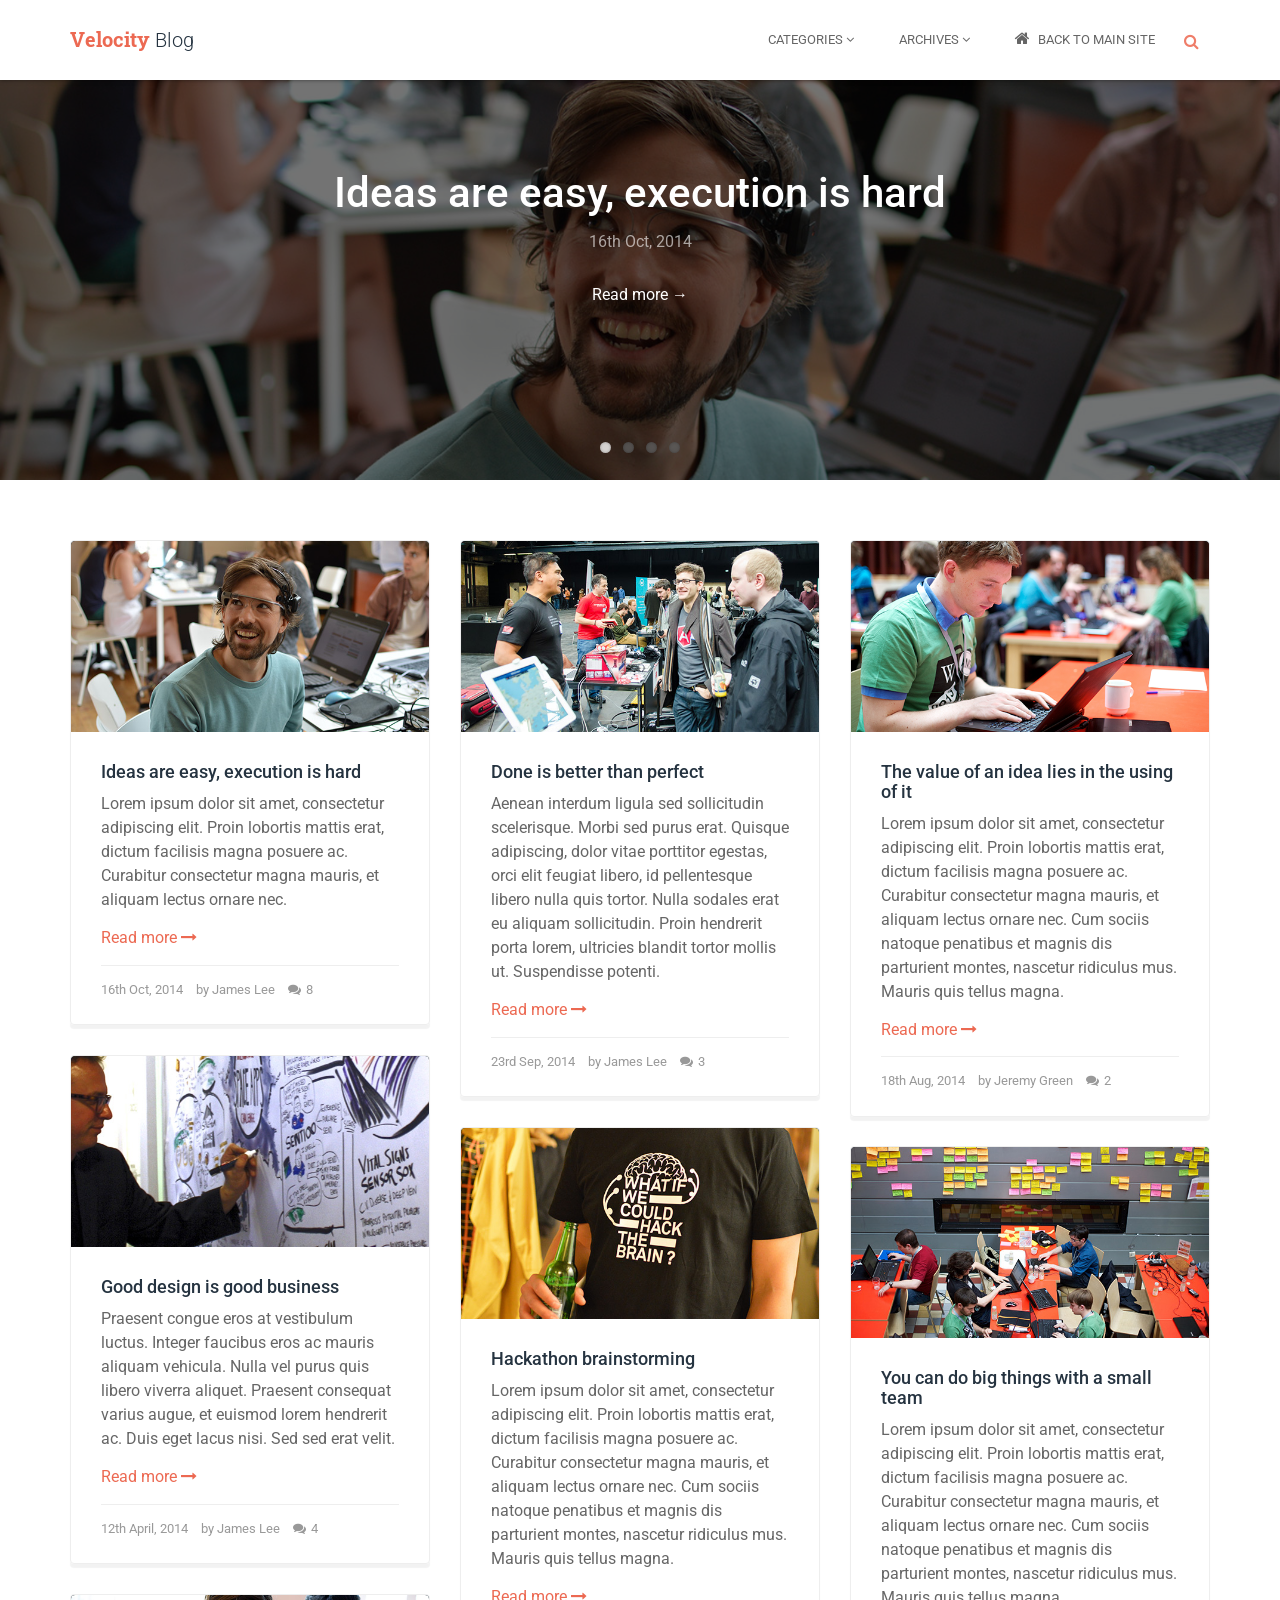
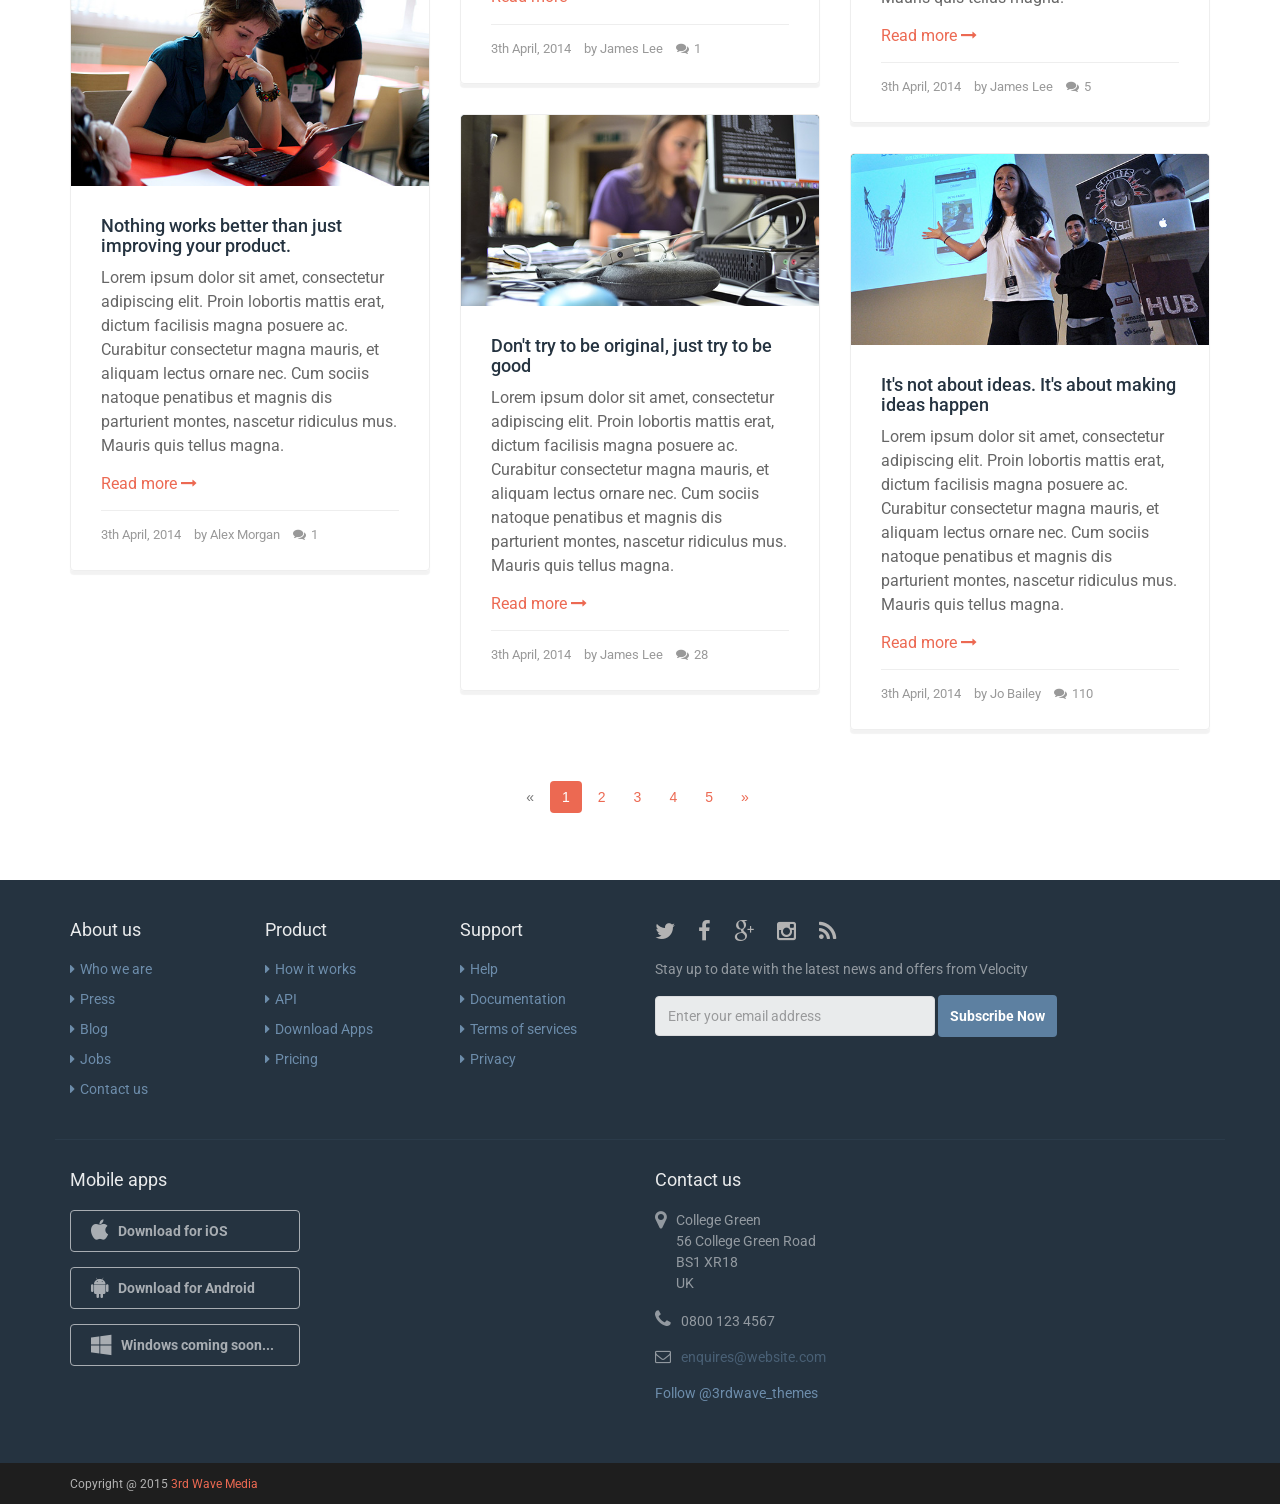
<file: blog.html>
<!DOCTYPE html>
<!--[if IE 8]> <html lang="en" class="ie8"> <![endif]-->  
<!--[if IE 9]> <html lang="en" class="ie9"> <![endif]-->  
<!--[if !IE]><!--> <html lang="en"> <!--<![endif]-->  
<head>
    <title>Responsive website template for products</title>
    <!-- Meta -->
    <meta charset="utf-8">
    <meta http-equiv="X-UA-Compatible" content="IE=edge">
    <meta name="viewport" content="width=device-width, initial-scale=1.0">
    <meta name="description" content="">
    <meta name="author" content="">    
    <link rel="shortcut icon" href="favicon.ico">  
    <link href='http://fonts.googleapis.com/css?family=Roboto:400,400italic,500,500italic,700,700italic,900,900italic,300italic,300' rel='stylesheet' type='text/css'> 
    <link href='http://fonts.googleapis.com/css?family=Roboto+Slab:400,700,300,100' rel='stylesheet' type='text/css'>
    <!-- Global CSS -->
    <link rel="stylesheet" href="assets/plugins/bootstrap/css/bootstrap.min.css">   
    <!-- Plugins CSS -->    
    <link rel="stylesheet" href="assets/plugins/font-awesome/css/font-awesome.css">
    <link rel="stylesheet" href="assets/plugins/flexslider/flexslider.css">
    <!-- Theme CSS -->
    <link id="theme-style" rel="stylesheet" href="assets/css/styles.css">
    <!-- HTML5 shim and Respond.js for IE8 support of HTML5 elements and media queries -->
    <!--[if lt IE 9]>
      <script src="https://oss.maxcdn.com/html5shiv/3.7.2/html5shiv.min.js"></script>
      <script src="https://oss.maxcdn.com/respond/1.4.2/respond.min.js"></script>
    <![endif]-->
</head> 

<body class="blog-page">
    <div class="wrapper">
        <!-- ******HEADER****** --> 
        <header class="header navbar-fixed-top">  
            <div class="container">       
                <h1 class="logo">
                    <a href="blog.html">Velocity <span class="sub">Blog</span></a>
                </h1><!--//logo-->
                <nav class="main-nav navbar-right" role="navigation">
                    <div class="navbar-header">
                        <button class="navbar-toggle" type="button" data-toggle="collapse" data-target="#navbar-collapse">
                            <span class="sr-only">Toggle navigation</span>
                            <span class="icon-bar"></span>
                            <span class="icon-bar"></span>
                            <span class="icon-bar"></span>
                        </button><!--//nav-toggle-->
                    </div><!--//navbar-header-->
                    <div id="navbar-collapse" class="navbar-collapse collapse">
                        <ul class="nav navbar-nav">
                            <li class="nav-item dropdown">
                                <a class="dropdown-toggle" data-toggle="dropdown" data-hover="dropdown" data-delay="0" data-close-others="false" href="#">Categories <i class="fa fa-angle-down"></i></a>
                                <ul class="dropdown-menu">
                                    <li><a href="blog-category.html">Tech</a></li>
                                    <li><a href="blog-category.html">Apps</a></li>
                                    <li><a href="blog-category.html">News</a></li>
                                    <li><a href="blog-category.html">Community</a></li>              
                                </ul>                            
                            </li><!--//dropdown-->
                            <li class="nav-item dropdown">
                                <a class="dropdown-toggle" data-toggle="dropdown" data-hover="dropdown" data-delay="0" data-close-others="false" href="#">Archives <i class="fa fa-angle-down"></i></a>
                                <ul class="dropdown-menu">
                                    <li><a href="blog-archive.html">Sep 2014 (5)</a></li>
                                    <li><a href="blog-archive.html">Aug 2014 (6)</a></li>
                                    <li><a href="blog-archive.html">July 2014 (3)</a></li>
                                    <li><a href="blog-archive.html">June 2014 (4)</a></li>              
                                </ul>                            
                            </li><!--//dropdown-->
                            <li class="nav-item nav-item-main-site last"><a href="index.html"><i class="fa fa-home"></i> Back to main site</a></li>
                        </ul><!--//nav-->
                        
                        <div class="searchbox-container">
                            <form class="searchbox">
                                <label class="sr-only" for="search-form">Search</label>
                                <input id="search-form" class="form-control searchbox-input" placeholder="Search the blog..." type="search" value="" name="search-form">
                                <input class="searchbox-submit" type="submit" value="GO">
                                <i class="fa fa-search searchbox-icon"></i>
                            </form>
                        </div><!--//searchbox-container-->                                                
                        
                    </div><!--//navabr-collapse-->
                </nav><!--//main-nav-->         
            </div><!--//container-->
        </header><!--//header-->         
        
        <section class="featured-blog-posts section">       
       
            <div class="flexslider blog-slider">
                <ul class="slides">
                    <li class="slide slide-1">
                        <div class="flex-caption container">
                            <h3 class="title"><a href="#">Ideas are easy, execution is hard</a></h3>
                            <div class="meta">16th Oct, 2014</div>
                            <a class="more-link" href="blog-single.html">Read more &rarr;</a>
                        </div><!--//flex-caption-->
                    </li>
                    <li class="slide slide-2">
                        <div class="flex-caption container">
                            <h3 class="title"><a href="#">Done is better than perfect</a></h3>
                            <div class="meta">23rd Sep, 2014</div>
                            <a class="more-link" href="blog-single.html">Read more &rarr;</a>
                        </div><!--//flex-caption-->
                    </li>
                    <li class="slide slide-3">
                        <div class="flex-caption container">
                            <h3 class="title"><a href="#">The value of an idea lies in the using of it</a></h3>
                            <div class="meta">18th Aug, 2014</div>
                            <a class="more-link" href="blog-single.html">Read more &rarr;</a>
                        </div><!--//flex-caption-->
                    </li>
                    <li class="slide slide-4">
                        <div class="flex-caption container">
                            <h3 class="title"><a href="#">Good design is good business</a></h3>
                            <div class="meta">5th Aug, 2014</div>
                            <a class="more-link" href="blog-single.html">Read more &rarr;</a>
                        </div><!--//flex-caption-->
                    </li>
                </ul><!--//slides-->
            </div><!--//flexslider-->
                    
        </section><!--//featured-blog-posts-->
        
        <!-- ******BLOG LIST****** --> 
        <div class="blog container">
            <div class="row">
                <div id="blog-mansonry" class="blog-list">
                    <article class="post col-md-4 col-sm-6 col-xs-12">
                        <div class="post-inner">
                            <figure class="post-thumb">
                                <a href="blog-single.html"><img class="img-responsive" src="assets/images/blog/post-1-thumb.jpg" alt="" /></a>                                
                            </figure><!--//post-thumb-->
                            <div class="content">
                                <h3 class="post-title"><a href="blog-single.html">Ideas are easy, execution is hard</a></h3>
                                <div class="post-entry">
                                    <p>Lorem ipsum dolor sit amet, consectetur adipiscing elit. Proin lobortis mattis erat, dictum facilisis magna posuere ac. Curabitur consectetur magna mauris, et aliquam lectus ornare nec.</p>
                                    <a class="read-more" href="blog-single.html">Read more <i class="fa fa-long-arrow-right"></i></a>
                                </div>
                                <div class="meta">
                                    <ul class="meta-list list-inline">                                       
                                    	<li class="post-time post_date date updated">16th Oct, 2014</li>
                                    	<li class="post-author"> by <a href="#">James Lee</a></li>
                                    	<li class="post-comments-link">
                                	        <a href="blog-single.html#comment-area"><i class="fa fa-comments"></i>8</a>
                                	    </li>
                                	</ul><!--//meta-list-->                           	
                                </div><!--meta-->
                            </div><!--//content-->
                        </div><!--//post-inner-->
                    </article><!--//post-->
                    
                    <article class="post col-md-4 col-sm-6 col-xs-12">
                        <div class="post-inner">
                            <figure class="post-thumb">
                                <a href="blog-single.html"><img class="img-responsive" src="assets/images/blog/post-2-thumb.jpg" alt="" /></a>
                            </figure><!--//post-thumb-->
                            <div class="content">
                                <h3 class="post-title"><a href="blog-single.html">Done is better than perfect</a></h3>
                                <div class="post-entry">
                                    <p>Aenean interdum ligula sed sollicitudin scelerisque. Morbi sed purus erat. Quisque adipiscing, dolor vitae porttitor egestas, orci elit feugiat libero, id pellentesque libero nulla quis tortor. Nulla sodales erat eu aliquam sollicitudin. Proin hendrerit porta lorem, ultricies blandit tortor mollis ut. Suspendisse potenti.</p>
                                    <a class="read-more" href="blog-single.html">Read more <i class="fa fa-long-arrow-right"></i></a>
                                </div>
                                <div class="meta">
                                    <ul class="meta-list list-inline">                                       
                                    	<li class="post-time post_date date updated">23rd Sep, 2014</li>
                                    	<li class="post-author"> by <a href="#">James Lee</a></li>
                                    	<li class="post-comments-link">
                                	        <a href="blog-single.html#comment-area"><i class="fa fa-comments"></i>3</a>
                                	    </li>
                                	</ul><!--//meta-list-->                           	
                                </div><!--meta-->
                            </div><!--//content-->
                        </div><!--//post-inner-->
                    </article><!--//post-->
                    
                    <article class="post col-md-4 col-sm-6 col-xs-12">
                        <div class="post-inner">
                            <figure class="post-thumb">
                                <a href="blog-single.html"><img class="img-responsive" src="assets/images/blog/post-3-thumb.jpg" alt="" /></a>
                            </figure><!--//post-thumb-->
                            <div class="content">
                                <h3 class="post-title"><a href="blog-single.html">The value of an idea lies in the using of it</a></h3>
                                <div class="post-entry">
                                    <p>Lorem ipsum dolor sit amet, consectetur adipiscing elit. Proin lobortis mattis erat, dictum facilisis magna posuere ac. Curabitur consectetur magna mauris, et aliquam lectus ornare nec. Cum sociis natoque penatibus et magnis dis parturient montes, nascetur ridiculus mus. Mauris quis tellus magna.</p>
                                    <a class="read-more" href="blog-single.html">Read more <i class="fa fa-long-arrow-right"></i></a>
                                </div>
                                <div class="meta">
                                    <ul class="meta-list list-inline">                                       
                                    	<li class="post-time post_date date updated">18th Aug, 2014</li>
                                    	<li class="post-author"> by <a href="#">Jeremy Green</a></li>
                                    	<li class="post-comments-link">
                                	        <a href="blog-single.html#comment-area"><i class="fa fa-comments"></i>2</a>
                                	    </li>
                                	</ul><!--//meta-list-->                           	
                                </div><!--meta-->
                            </div><!--//content-->
                        </div><!--//post-inner-->
                    </article><!--//post-->
                    
                    <article class="post col-md-4 col-sm-6 col-xs-12">
                        <div class="post-inner">
                            <figure class="post-thumb">
                                <a href="blog-single.html"><img class="img-responsive" src="assets/images/blog/post-4-thumb.jpg" alt="" /></a>
                            </figure><!--//post-thumb-->
                            <div class="content">
                                <h3 class="post-title"><a href="blog-single.html">Good design is good business</a></h3>                                
                                <div class="post-entry">
                                    <p>Praesent congue eros at vestibulum luctus. Integer faucibus eros ac mauris aliquam vehicula. Nulla vel purus quis libero viverra aliquet. Praesent consequat varius augue, et euismod lorem hendrerit ac. Duis eget lacus nisi. Sed sed erat velit.</p>
                                    <a class="read-more" href="blog-single.html">Read more <i class="fa fa-long-arrow-right"></i></a>
                                </div>
                                <div class="meta">
                                    <ul class="meta-list list-inline">                                       
                                    	<li class="post-time post_date date updated">12th April, 2014</li>
                                    	<li class="post-author"> by <a href="#">James Lee</a></li>
                                    	<li class="post-comments-link">
                                	        <a href="blog-single.html#comment-area"><i class="fa fa-comments"></i>4</a>
                                	    </li>
                                	</ul><!--//meta-list-->                     	
                                </div><!--meta-->
                            </div><!--//content-->
                        </div><!--//post-inner-->
                    </article><!--//post-->
                    
                    <article class="post col-md-4 col-sm-6 col-xs-12">
                        <div class="post-inner">
                            <figure class="post-thumb">
                                <a href="blog-single.html"><img class="img-responsive" src="assets/images/blog/post-5-thumb.jpg" alt="" /></a>
                            </figure><!--//post-thumb-->
                            <div class="content">
                                <h3 class="post-title"><a href="blog-single.html">Hackathon brainstorming</a></h3>                                
                                <div class="post-entry">
                                    <p>Lorem ipsum dolor sit amet, consectetur adipiscing elit. Proin lobortis mattis erat, dictum facilisis magna posuere ac. Curabitur consectetur magna mauris, et aliquam lectus ornare nec. Cum sociis natoque penatibus et magnis dis parturient montes, nascetur ridiculus mus. Mauris quis tellus magna.</p>
                                    <a class="read-more" href="blog-single.html">Read more <i class="fa fa-long-arrow-right"></i></a>
                                </div>
                                <div class="meta">
                                    <ul class="meta-list list-inline">                                       
                                    	<li class="post-time post_date date updated">3th April, 2014</li>
                                    	<li class="post-author"> by <a href="#">James Lee</a></li>
                                    	<li class="post-comments-link">
                                	        <a href="blog-single.html#comment-area"><i class="fa fa-comments"></i>1</a>
                                	    </li>
                                	</ul><!--//meta-list-->                           	
                                </div><!--meta-->
                            </div><!--//content-->
                        </div><!--//post-inner-->
                    </article><!--//post-->
                    
                    <article class="post col-md-4 col-sm-6 col-xs-12">
                        <div class="post-inner">
                            <figure class="post-thumb">
                                <a href="blog-single.html"><img class="img-responsive" src="assets/images/blog/post-6-thumb.jpg" alt="" /></a>
                            </figure><!--//post-thumb-->
                            <div class="content">
                                <h3 class="post-title"><a href="blog-single.html">You can do big things with a small team</a></h3>
                                <div class="post-entry">
                                <p>Lorem ipsum dolor sit amet, consectetur adipiscing elit. Proin lobortis mattis erat, dictum facilisis magna posuere ac. Curabitur consectetur magna mauris, et aliquam lectus ornare nec. Cum sociis natoque penatibus et magnis dis parturient montes, nascetur ridiculus mus. Mauris quis tellus magna.</p>
                                <a class="read-more" href="blog-single.html">Read more <i class="fa fa-long-arrow-right"></i></a>
                                </div>
                                <div class="meta">
                                    <ul class="meta-list list-inline">                                       
                                    	<li class="post-time post_date date updated">3th April, 2014</li>
                                    	<li class="post-author"> by <a href="#">James Lee</a></li>
                                    	<li class="post-comments-link">
                                	        <a href="blog-single.html#comment-area"><i class="fa fa-comments"></i>5</a>
                                	    </li>
                                	</ul><!--//meta-list-->                           	
                                </div><!--meta-->
                            </div><!--//content-->
                        </div><!--//post-inner-->
                    </article><!--//post-->
                    
                    <article class="post col-md-4 col-sm-6 col-xs-12">
                        <div class="post-inner">
                            <figure class="post-thumb">
                                <a href="blog-single.html"><img class="img-responsive" src="assets/images/blog/post-7-thumb.jpg" alt="" /></a>
                            </figure><!--//post-thumb-->
                            <div class="content">
                                <h3 class="post-title"><a href="blog-single.html">Nothing works better than just improving your product.</a></h3>
                                <div class="post-entry">
                                    <p>Lorem ipsum dolor sit amet, consectetur adipiscing elit. Proin lobortis mattis erat, dictum facilisis magna posuere ac. Curabitur consectetur magna mauris, et aliquam lectus ornare nec. Cum sociis natoque penatibus et magnis dis parturient montes, nascetur ridiculus mus. Mauris quis tellus magna.</p>
                                    <a class="read-more" href="blog-single.html">Read more <i class="fa fa-long-arrow-right"></i></a>
                                </div>
                                <div class="meta">
                                    <ul class="meta-list list-inline">                                       
                                    	<li class="post-time post_date date updated">3th April, 2014</li>
                                    	<li class="post-author"> by <a href="#">Alex Morgan</a></li>
                                    	<li class="post-comments-link">
                                	        <a href="blog-single.html#comment-area"><i class="fa fa-comments"></i>1</a>
                                	    </li>
                                	</ul><!--//meta-list-->                           	
                                </div><!--meta-->
                            </div><!--//content-->
                        </div><!--//post-inner-->
                    </article><!--//post-->
                    
                    <article class="post col-md-4 col-sm-6 col-xs-12">
                        <div class="post-inner">
                            <figure class="post-thumb">
                                <a href="blog-single.html"><img class="img-responsive" src="assets/images/blog/post-8-thumb.jpg" alt="" /></a>
                            </figure><!--//post-thumb-->
                            <div class="content">
                                <h3 class="post-title"><a href="blog-single.html">Don't try to be original, just try to be good</a></h3>
                                <div class="post-entry">
                                    <p>Lorem ipsum dolor sit amet, consectetur adipiscing elit. Proin lobortis mattis erat, dictum facilisis magna posuere ac. Curabitur consectetur magna mauris, et aliquam lectus ornare nec. Cum sociis natoque penatibus et magnis dis parturient montes, nascetur ridiculus mus. Mauris quis tellus magna.</p>
                                    <a class="read-more" href="blog-single.html">Read more <i class="fa fa-long-arrow-right"></i></a>
                                </div>
                                <div class="meta">
                                    <ul class="meta-list list-inline">                                       
                                    	<li class="post-time post_date date updated">3th April, 2014</li>
                                    	<li class="post-author"> by <a href="#">James Lee</a></li>
                                    	<li class="post-comments-link">
                                	        <a href="blog-single.html#comment-area"><i class="fa fa-comments"></i>28</a>
                                	    </li>
                                	</ul><!--//meta-list-->                           	
                                </div><!--meta-->
                            </div><!--//content-->
                        </div><!--//post-inner-->
                    </article><!--//post-->
                    
                    <article class="post col-md-4 col-sm-6 col-xs-12">
                        <div class="post-inner">
                            <figure class="post-thumb">
                                <a href="blog-single.html"><img class="img-responsive" src="assets/images/blog/post-9-thumb.jpg" alt="" /></a>
                            </figure><!--//post-thumb-->
                            <div class="content">
                                <h3 class="post-title"><a href="blog-single.html">It's not about ideas. It's about making ideas happen</a></h3>
                                <div class="post-entry">
                                    <p>Lorem ipsum dolor sit amet, consectetur adipiscing elit. Proin lobortis mattis erat, dictum facilisis magna posuere ac. Curabitur consectetur magna mauris, et aliquam lectus ornare nec. Cum sociis natoque penatibus et magnis dis parturient montes, nascetur ridiculus mus. Mauris quis tellus magna.</p>
                                    <a class="read-more" href="blog-single.html">Read more <i class="fa fa-long-arrow-right"></i></a>
                                </div>
                                <div class="meta">
                                    <ul class="meta-list list-inline">                                       
                                    	<li class="post-time post_date date updated">3th April, 2014</li>
                                    	<li class="post-author"> by <a href="#">Jo Bailey</a></li>
                                    	<li class="post-comments-link">
                                	        <a href="blog-single.html#comment-area"><i class="fa fa-comments"></i>110</a>
                                	    </li>
                                	</ul><!--//meta-list-->                           	
                                </div><!--meta-->
                             </div><!--//content-->
                        </div><!--//post-inner-->
                    </article><!--//post-->
                    
                </div><!--//blog-list-->  
            </div><!--//row-->
            <div class="pagination-container text-center">
                <ul class="pagination">
                    <li class="disabled"><a href="#">&laquo;</a></li>
                    <li class="active"><a href="#">1<span class="sr-only">(current)</span></a></li>
                    <li><a href="#">2</a></li>
                    <li><a href="#">3</a></li>
                    <li><a href="#">4</a></li>
                    <li><a href="#">5</a></li>
                    <li><a href="#">&raquo;</a></li>
                </ul><!--//pagination-->
            </div><!--//pagination-container-->
        </div><!--//blog-->        
    </div><!--//wrapper-->
    
    <!-- ******FOOTER****** --> 
    <footer class="footer">
        <div class="footer-content">
            <div class="container">
                <div class="row">                    
                    <div class="footer-col links col-md-2 col-sm-4 col-xs-12">
                        <div class="footer-col-inner">
                            <h3 class="title">About us</h3>
                            <ul class="list-unstyled">
                                <li><a href="#"><i class="fa fa-caret-right"></i>Who we are</a></li>
                                <li><a href="#"><i class="fa fa-caret-right"></i>Press</a></li>
                                <li><a href="#"><i class="fa fa-caret-right"></i>Blog</a></li>
                                <li><a href="#"><i class="fa fa-caret-right"></i>Jobs</a></li>
                                <li><a href="#"><i class="fa fa-caret-right"></i>Contact us</a></li>
                            </ul>
                        </div><!--//footer-col-inner-->
                    </div><!--//foooter-col-->    
                    <div class="footer-col links col-md-2 col-sm-4 col-xs-12">
                        <div class="footer-col-inner">
                            <h3 class="title">Product</h3>
                            <ul class="list-unstyled">
                                <li><a href="#"><i class="fa fa-caret-right"></i>How it works</a></li>
                                <li><a href="#"><i class="fa fa-caret-right"></i>API</a></li>
                                <li><a href="#"><i class="fa fa-caret-right"></i>Download Apps</a></li>
                                <li><a href="#"><i class="fa fa-caret-right"></i>Pricing</a></li>
                            </ul>
                        </div><!--//footer-col-inner-->
                    </div><!--//foooter-col-->              
                    <div class="footer-col links col-md-2 col-sm-4 col-xs-12 sm-break">
                        <div class="footer-col-inner">
                            <h3 class="title">Support</h3>
                            <ul class="list-unstyled">
                                <li><a href="#"><i class="fa fa-caret-right"></i>Help</a></li>
                                <li><a href="#"><i class="fa fa-caret-right"></i>Documentation</a></li>
                                <li><a href="#"><i class="fa fa-caret-right"></i>Terms of services</a></li>
                                <li><a href="#"><i class="fa fa-caret-right"></i>Privacy</a></li>
                            </ul>
                        </div><!--//footer-col-inner-->            
                    </div><!--//foooter-col-->   
                    <div class="footer-col connect col-md-6 col-sm-12 col-xs-12">
                        <div class="footer-col-inner">
                            <ul class="social list-inline">
                                <li><a href="https://twitter.com/3rdwave_themes" target="_blank"><i class="fa fa-twitter"></i></a></li>
                                <li><a href="#"><i class="fa fa-facebook"></i></a></li>
                                <li><a href="#"><i class="fa fa-google-plus"></i></a></li>
                                <li><a href="#"><i class="fa fa-instagram"></i></a></li>        
                                <li class="row-end"><a href="#"><i class="fa fa-rss"></i></a></li>             
                            </ul>
                            <div class="form-container">
                                <p class="intro">Stay up to date with the latest news and offers from Velocity</p>
                                <form class="signup-form navbar-form">
                                    <div class="form-group">
                                        <input type="text" class="form-control" placeholder="Enter your email address">
                                    </div>   
                                    <button type="submit" class="btn btn-cta btn-cta-primary">Subscribe Now</button>                                 
                                </form>                               
                            </div><!--//subscription-form-->
                        </div><!--//footer-col-inner-->
                    </div><!--//foooter-col-->
                    <div class="clearfix"></div> 
                </div><!--//row-->
                <div class="row has-divider">
                    <div class="footer-col download col-md-6 col-sm-12 col-xs-12">
                        <div class="footer-col-inner">
                            <h3 class="title">Mobile apps</h3>
                            <ul class="list-unstyled download-list">
                                <li><a class="btn btn-ghost" href="#"><i class="fa fa-apple"></i><span class="text">Download for iOS</span> </a></li>
                                <li><a class="btn btn-ghost" href="#"><i class="fa fa-android"></i><span class="text">Download for Android</span></a></li>
                                <li><a class="btn btn-ghost" href="#"><i class="fa fa-windows"></i><span class="text">Windows coming soon...</span></a></li>
                            </ul>
                        </div><!--//footer-col-inner-->
                    </div><!--//download-->
                    <div class="footer-col contact col-md-6 col-sm-12 col-xs-12">
                        <div class="footer-col-inner">
                            <h3 class="title">Contact us</h3>                          
                            <p class="adr clearfix">
                                <i class="fa fa-map-marker pull-left"></i>        
                                <span class="adr-group pull-left">       
                                    <span class="street-address">College Green</span><br>
                                    <span class="region">56 College Green Road</span><br>
                                    <span class="postal-code">BS1 XR18</span><br>
                                    <span class="country-name">UK</span>
                                </span>
                            </p>
                            <p class="tel"><i class="fa fa-phone"></i>0800 123 4567</p>
                            <p class="email"><i class="fa fa-envelope-o"></i><a href="#">enquires@website.com</a></p> 
                            <a href="https://twitter.com/3rdwave_themes" class="twitter-follow-button" data-show-count="false">Follow @3rdwave_themes</a>
<script>!function(d,s,id){var js,fjs=d.getElementsByTagName(s)[0],p=/^http:/.test(d.location)?'http':'https';if(!d.getElementById(id)){js=d.createElement(s);js.id=id;js.src=p+'://platform.twitter.com/widgets.js';fjs.parentNode.insertBefore(js,fjs);}}(document, 'script', 'twitter-wjs');</script>                        
                        </div><!--//footer-col-inner-->
                    </div><!--//contact-->
                </div>
            </div><!--//container-->
        </div><!--//footer-content-->
        <div class="bottom-bar">
            <div class="container">
                <small class="copyright">Copyright @ 2015 <a href="http://themes.3rdwavemedia.com/" target="_blank">3rd Wave Media</a></small>                
            </div><!--//container-->
        </div><!--//bottom-bar-->
    </footer><!--//footer-->
    
    <!-- Video Modal -->
    <div class="modal modal-video" id="modal-video" tabindex="-1" role="dialog" aria-labelledby="videoModalLabel" aria-hidden="true">
        <div class="modal-dialog">
            <div class="modal-content">
                <div class="modal-header">
                    <button type="button" class="close" data-dismiss="modal" aria-hidden="true">&times;</button>
                    <h4 id="videoModalLabel" class="modal-title sr-only">Video Tour</h4>
                </div>
                <div class="modal-body">
                    <div class="video-container">
                        <iframe src="//player.vimeo.com/video/28872840?color=ffffff&amp;wmode=transparent" width="720" height="405" frameborder="0" webkitallowfullscreen mozallowfullscreen allowfullscreen></iframe>
                    </div><!--//video-container-->
                </div><!--//modal-body-->
            </div><!--//modal-content-->
        </div><!--//modal-dialog-->
    </div><!--//modal-->
    
    <!-- *****CONFIGURE STYLE******  
    <div class="config-wrapper">
        <div class="config-wrapper-inner">
            <a id="config-trigger" class="config-trigger" href="#"><i class="fa fa-cog"></i></a>
            <div id="config-panel" class="config-panel">
                <h5>Choose Colour</h5>
                <ul id="color-options" class="list-unstyled list-inline">
                    <li class="theme-1 active" ><a data-style="assets/css/styles.css" href="#"></a></li>
                    <li class="theme-2"><a data-style="assets/css/styles-2.css" href="#"></a></li>
                    <li class="theme-3"><a data-style="assets/css/styles-3.css" href="#"></a></li>
                    <li class="theme-4"><a data-style="assets/css/styles-4.css" href="#"></a></li>                   
                    <li class="theme-5"><a data-style="assets/css/styles-5.css" href="#"></a></li>                     
                    <li class="theme-6"><a data-style="assets/css/styles-6.css" href="#"></a></li>
                    <li class="theme-7"><a data-style="assets/css/styles-7.css" href="#"></a></li>
                    <li class="theme-8"><a data-style="assets/css/styles-8.css" href="#"></a></li>                    
                    <li class="theme-9"><a data-style="assets/css/styles-9.css" href="#"></a></li>
                    <li class="theme-10"><a data-style="assets/css/styles-10.css" href="#"></a></li>
                </ul><!--//color-options
                <a id="config-close" class="close" href="#"><i class="fa fa-times-circle"></i></a>
            </div><!--//configure-panel
        </div><!--//config-wrapper-inner
    </div><!--//config-wrapper-->
 
    <!-- Javascript -->          
    <script type="text/javascript" src="assets/plugins/jquery-1.11.2.min.js"></script>
    <script type="text/javascript" src="assets/plugins/jquery-migrate-1.2.1.min.js"></script>
    <script type="text/javascript" src="assets/plugins/bootstrap/js/bootstrap.min.js"></script> 
    <script type="text/javascript" src="assets/plugins/bootstrap-hover-dropdown.min.js"></script>
    <script type="text/javascript" src="assets/plugins/back-to-top.js"></script>
    <script type="text/javascript" src="assets/plugins/jquery-placeholder/jquery.placeholder.js"></script>
    <script type="text/javascript" src="assets/plugins/FitVids/jquery.fitvids.js"></script>
    <script type="text/javascript" src="assets/plugins/flexslider/jquery.flexslider-min.js"></script> 
            
    <!-- blog page specific js starts --> 
    <script type="text/javascript" src="assets/plugins/imagesloaded/imagesloaded.pkgd.min.js"></script>     
    <script type="text/javascript" src="assets/plugins/masonry.pkgd.min.js"></script> 
    <script type="text/javascript" src="assets/js/blog.js"></script>
    <!-- blog page specific js ends -->   
     
    <script type="text/javascript" src="assets/js/main.js"></script>
    
            
</body>
</html>
</file>
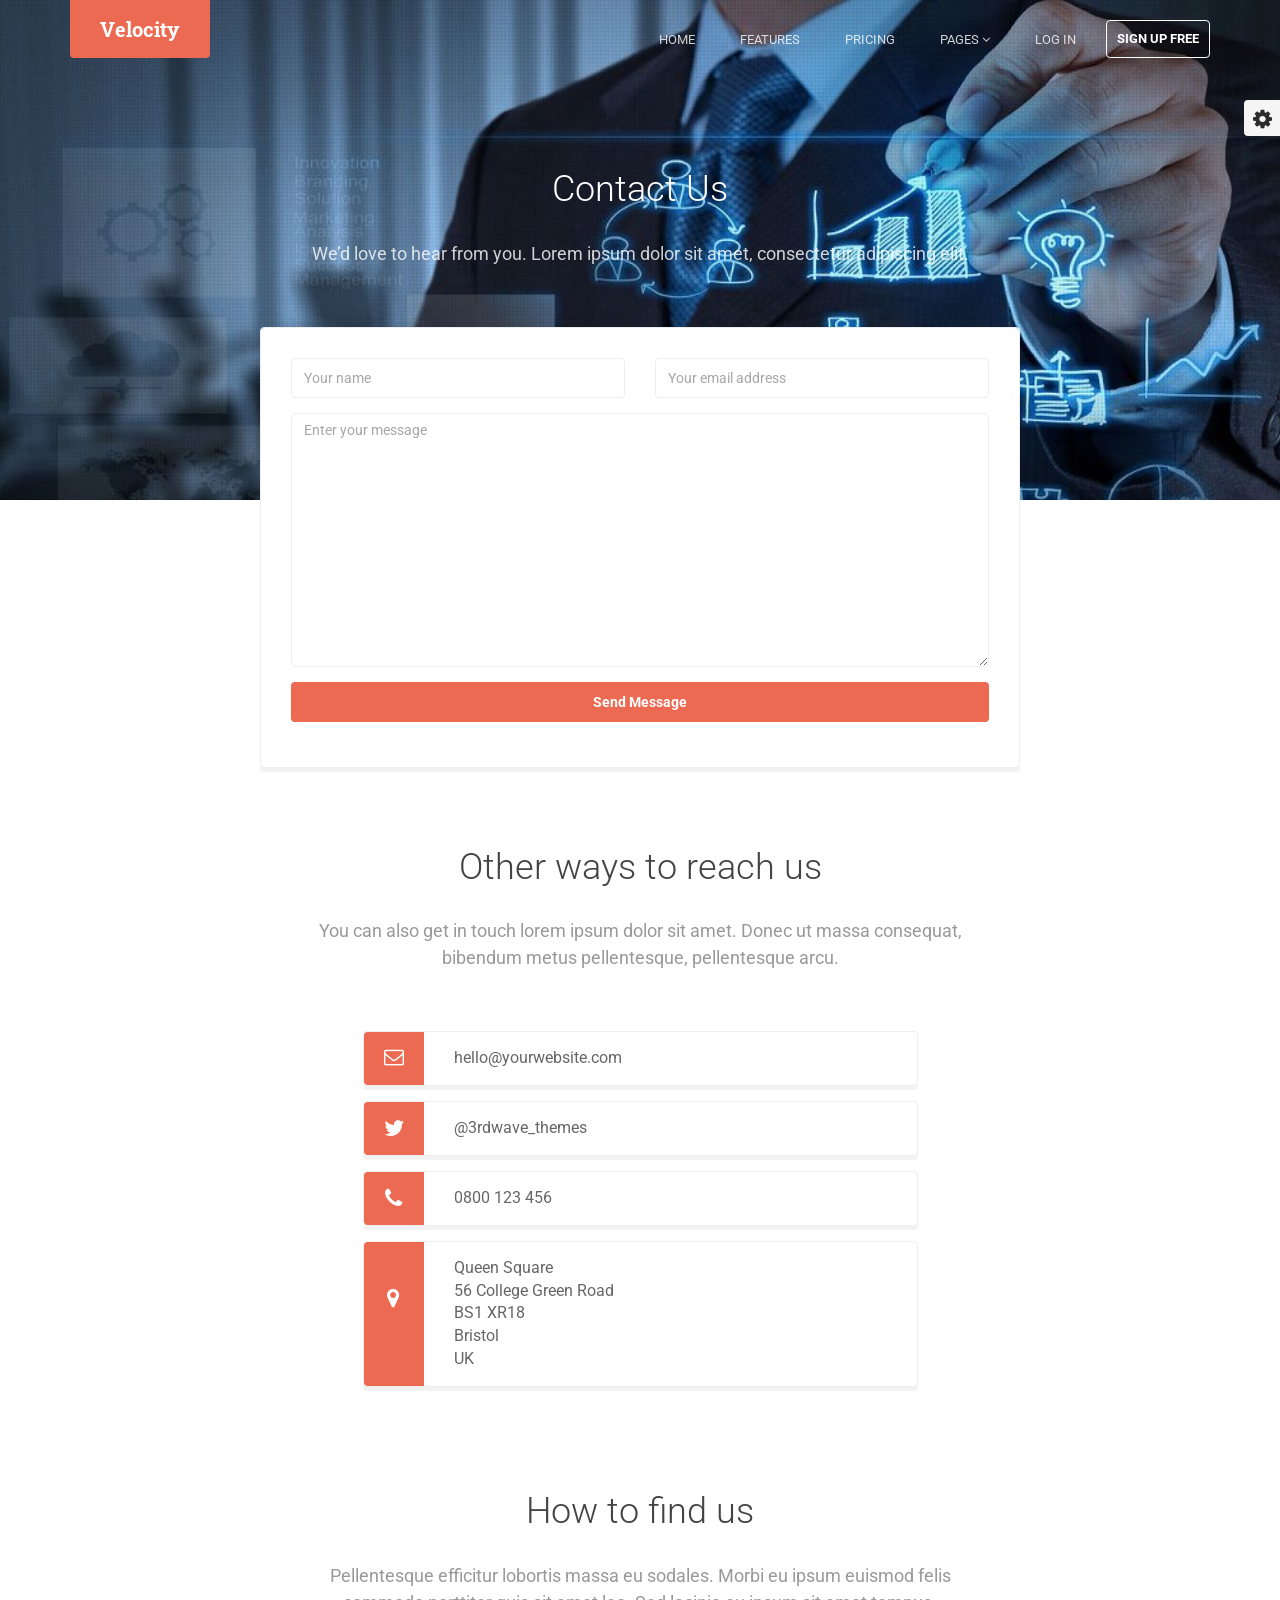
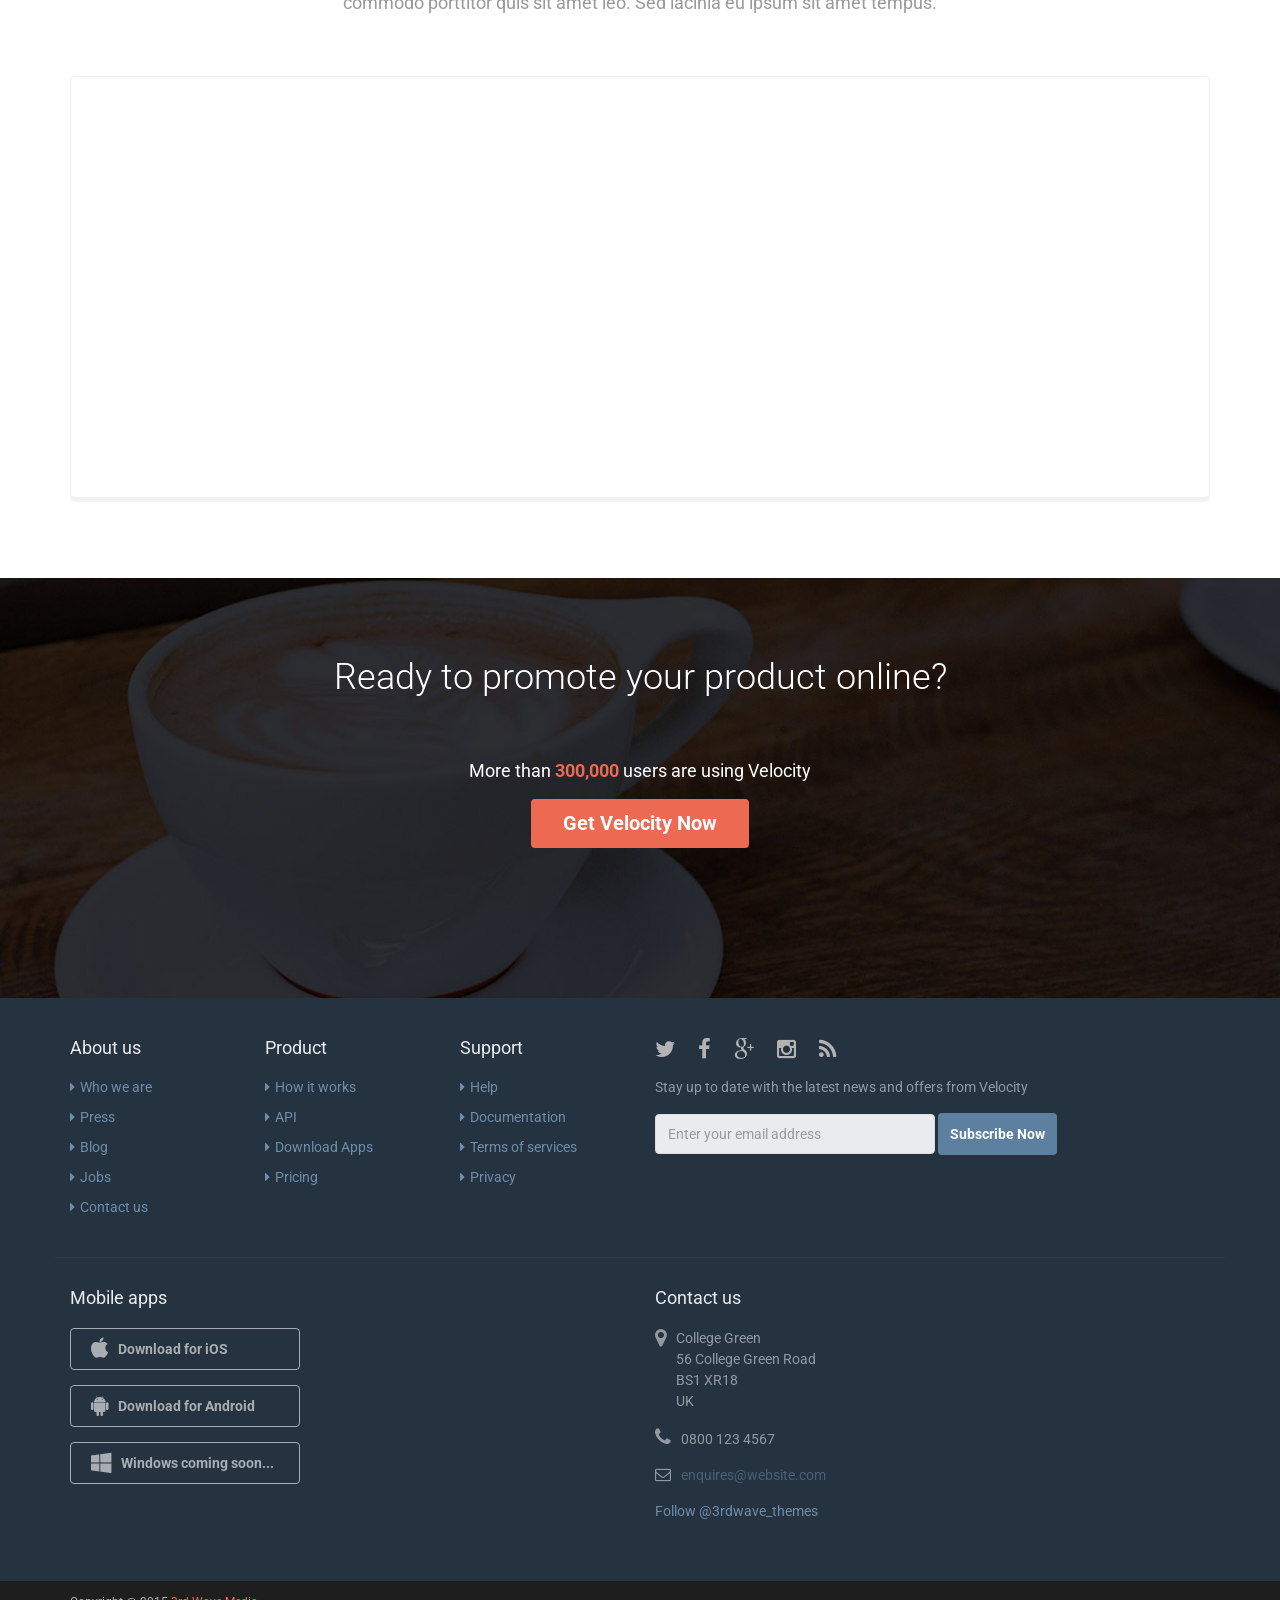
<file: contact.html>
<!DOCTYPE html>
<!--[if IE 8]> <html lang="en" class="ie8"> <![endif]-->  
<!--[if IE 9]> <html lang="en" class="ie9"> <![endif]-->  
<!--[if !IE]><!--> <html lang="en"> <!--<![endif]-->  
<head>
    <title>Responsive website template for products</title>
    <!-- Meta -->
    <meta charset="utf-8">
    <meta http-equiv="X-UA-Compatible" content="IE=edge">
    <meta name="viewport" content="width=device-width, initial-scale=1.0">
    <meta name="description" content="">
    <meta name="author" content="">    
    <link rel="shortcut icon" href="favicon.ico">  
    <link href='http://fonts.googleapis.com/css?family=Roboto:400,400italic,500,500italic,700,700italic,900,900italic,300italic,300' rel='stylesheet' type='text/css'> 
    <link href='http://fonts.googleapis.com/css?family=Roboto+Slab:400,700,300,100' rel='stylesheet' type='text/css'>
    <!-- Global CSS -->
    <link rel="stylesheet" href="assets/plugins/bootstrap/css/bootstrap.min.css">   
    <!-- Plugins CSS -->    
    <link rel="stylesheet" href="assets/plugins/font-awesome/css/font-awesome.css">
    <link rel="stylesheet" href="assets/plugins/flexslider/flexslider.css">
    <!-- Theme CSS -->
    <link id="theme-style" rel="stylesheet" href="assets/css/styles.css">
    <!-- HTML5 shim and Respond.js for IE8 support of HTML5 elements and media queries -->
    <!--[if lt IE 9]>
      <script src="https://oss.maxcdn.com/html5shiv/3.7.2/html5shiv.min.js"></script>
      <script src="https://oss.maxcdn.com/respond/1.4.2/respond.min.js"></script>
    <![endif]-->
</head> 

<body class="contact-page">
    <div class="wrapper">
        <!-- ******HEADER****** --> 
        <header id="header" class="header">  
            <div class="container">       
                <h1 class="logo">
                    <a href="index.html"><span class="logo-icon"></span><span class="text">Velocity</span></a>
                </h1><!--//logo-->
                <nav class="main-nav navbar-right" role="navigation">
                    <div class="navbar-header">
                        <button class="navbar-toggle" type="button" data-toggle="collapse" data-target="#navbar-collapse">
                            <span class="sr-only">Toggle navigation</span>
                            <span class="icon-bar"></span>
                            <span class="icon-bar"></span>
                            <span class="icon-bar"></span>
                        </button><!--//nav-toggle-->
                    </div><!--//navbar-header-->
                    <div id="navbar-collapse" class="navbar-collapse collapse">
                        <ul class="nav navbar-nav">
                            <li class="nav-item"><a href="index.html">Home</a></li>
                            <li class="nav-item"><a href="features.html">Features</a></li>
                            <li class="nav-item"><a href="pricing.html">Pricing</a></li>
                            <li class="nav-item dropdown">
                                <a class="dropdown-toggle" data-toggle="dropdown" data-hover="dropdown" data-delay="0" data-close-others="false" href="#">Pages <i class="fa fa-angle-down"></i></a>
                                <ul class="dropdown-menu">
                                    <li><a href="download.html">Download Apps</a></li>
                                <li><a href="blog.html">Blog</a></li>
                                <li><a href="blog-single.html">Blog Single</a></li>
                                <li><a href="blog-category.html">Blog Category</a></li>
                                <li><a href="blog-archive.html">Blog Archive</a></li>
                                <li><a href="about.html">About Us</a></li>
                                <li><a href="contact.html">Contact</a></li>                 
                                </ul>                            
                            </li><!--//dropdown-->                        
                            <li class="nav-item"><a href="login.html">Log in</a></li>
                            <li class="nav-item nav-item-cta last"><a class="btn btn-cta btn-cta-secondary" href="signup.html">Sign Up Free</a></li>
                        </ul><!--//nav-->
                    </div><!--//navabr-collapse-->
                </nav><!--//main-nav-->                     
            </div><!--//container-->
        </header><!--//header-->
        
        <div class="headline-bg contact-headline-bg">
        </div><!--//headline-bg-->

        
        <!-- ******Contact Section****** --> 
        <section class="contact-section section section-on-bg">
            <div class="container">
                <h2 class="title text-center">Contact Us</h2>
                <p class="intro text-center">We’d love to hear from you. Lorem ipsum dolor sit amet, consectetur adipiscing elit.</p>
                <form id="contact-form" class="contact-form" method="post" action="">                    
                    <div class="row text-center">
                        <div class="contact-form-inner col-md-8 col-sm-12 col-xs-12 col-md-offset-2 col-sm-offset-0 xs-offset-0">
                            <div class="row">                                                           
                                
                                <div class="col-md-6 col-sm-6 col-xs-12 form-group">
                                    <label class="sr-only" for="cname">Your name</label>
                                    <input type="text" class="form-control" id="cname" name="name" placeholder="Your name" minlength="2" required>
                                </div>                    
                                <div class="col-md-6 col-sm-6 col-xs-12 form-group">
                                    <label class="sr-only" for="cemail">Email address</label>
                                    <input type="email" class="form-control" id="cemail" name="email" placeholder="Your email address" required>
                                </div>
                                <div class="col-md-12 col-sm-12 col-xs-12 form-group">
                                    <label class="sr-only" for="cmessage">Your message</label>
                                    <textarea class="form-control" id="cmessage" name="message" placeholder="Enter your message" rows="12" required></textarea>
                                </div>
                                 <div class="col-md-12 col-sm-12 col-xs-12 form-group">
                                    <button type="submit" class="btn btn-block btn-cta btn-cta-primary">Send Message</button>
                                </div>                           
                            </div><!--//row-->
                        </div>
                    </div><!--//row-->
                    <div id="form-messages"></div>
                </form><!--//contact-form-->
            </div><!--//container-->
        </section><!--//contact-section-->
        
        <!-- ******Other Contact Section****** --> 
        <section class="contact-other-section section">
            <div class="container text-center">
                <h2 class="title">Other ways to reach us</h2>
                <p class="intro">You can also get in touch lorem ipsum dolor sit amet. Donec ut massa consequat, bibendum metus pellentesque, pellentesque arcu. </p>
                <div class="row">
                    <ul class="other-info list-unstyled col-md-6 col-sm-10 col-xs-12 col-md-offset-3 col-sm-offset-1 xs-offset-0" >
                        <li><i class="fa fa-envelope-o"></i><a href="#">hello@yourwebsite.com</a></li>
                        <li><i class="fa fa-twitter"></i><a href="https://twitter.com/3rdwave_media" target="_blank">@3rdwave_themes</a></li>
                        <li><i class="fa fa-phone"></i><a href="tel:+0800123456">0800 123 456</a></li>
                        <li><i class="fa fa-map-marker"></i>Queen Square <br /> 56 College Green Road<br />BS1 XR18<br />Bristol<br />UK</li>
                    </ul>
                </div><!--//row-->
            </div><!--//container-->
        </section><!--//contact-other-section-->
        
        <!-- ******Map Section****** --> 
        <section class="map-section section">
            <div class="container text-center">
                <h2 class="title">How to find us</h2>
                <p class="intro">Pellentesque efficitur lobortis massa eu sodales. Morbi eu ipsum euismod felis commodo porttitor quis sit amet leo. Sed lacinia eu ipsum sit amet tempus.</p>
                <div class="gmap-wrapper">
                    <div class="gmap" id="map"></div><!--//map-->
                </div><!--//gmap-wrapper-->
            </div><!--//container-->
        </section><!--//map-section-->
        
        <!-- ******CTA Section****** -->
        <section id="cta-section" class="section cta-section text-center contact-cta-section">
            <div class="container">
               <h2 class="title">Ready to promote your product online?</h2>
               <p class="intro">More than <span class="counting">300,000</span> users are using Velocity</p>
               <p><a class="btn btn-cta btn-cta-primary" href="http://themes.3rdwavemedia.com/website-templates/responsive-bootstrap-theme-for-products-velocity/" target="_blank">Get Velocity Now</a></p>
            </div><!--//container-->
        </section><!--//cta-section-->

    </div><!--//wrapper-->
    
    <!-- ******FOOTER****** --> 
    <footer class="footer">
        <div class="footer-content">
            <div class="container">
                <div class="row">                    
                    <div class="footer-col links col-md-2 col-sm-4 col-xs-12">
                        <div class="footer-col-inner">
                            <h3 class="title">About us</h3>
                            <ul class="list-unstyled">
                                <li><a href="#"><i class="fa fa-caret-right"></i>Who we are</a></li>
                                <li><a href="#"><i class="fa fa-caret-right"></i>Press</a></li>
                                <li><a href="#"><i class="fa fa-caret-right"></i>Blog</a></li>
                                <li><a href="#"><i class="fa fa-caret-right"></i>Jobs</a></li>
                                <li><a href="#"><i class="fa fa-caret-right"></i>Contact us</a></li>
                            </ul>
                        </div><!--//footer-col-inner-->
                    </div><!--//foooter-col-->    
                    <div class="footer-col links col-md-2 col-sm-4 col-xs-12">
                        <div class="footer-col-inner">
                            <h3 class="title">Product</h3>
                            <ul class="list-unstyled">
                                <li><a href="#"><i class="fa fa-caret-right"></i>How it works</a></li>
                                <li><a href="#"><i class="fa fa-caret-right"></i>API</a></li>
                                <li><a href="#"><i class="fa fa-caret-right"></i>Download Apps</a></li>
                                <li><a href="#"><i class="fa fa-caret-right"></i>Pricing</a></li>
                            </ul>
                        </div><!--//footer-col-inner-->
                    </div><!--//foooter-col-->              
                    <div class="footer-col links col-md-2 col-sm-4 col-xs-12 sm-break">
                        <div class="footer-col-inner">
                            <h3 class="title">Support</h3>
                            <ul class="list-unstyled">
                                <li><a href="#"><i class="fa fa-caret-right"></i>Help</a></li>
                                <li><a href="#"><i class="fa fa-caret-right"></i>Documentation</a></li>
                                <li><a href="#"><i class="fa fa-caret-right"></i>Terms of services</a></li>
                                <li><a href="#"><i class="fa fa-caret-right"></i>Privacy</a></li>
                            </ul>
                        </div><!--//footer-col-inner-->            
                    </div><!--//foooter-col-->   
                    <div class="footer-col connect col-md-6 col-sm-12 col-xs-12">
                        <div class="footer-col-inner">
                            <ul class="social list-inline">
                                <li><a href="https://twitter.com/3rdwave_themes" target="_blank"><i class="fa fa-twitter"></i></a></li>
                                <li><a href="#"><i class="fa fa-facebook"></i></a></li>
                                <li><a href="#"><i class="fa fa-google-plus"></i></a></li>
                                <li><a href="#"><i class="fa fa-instagram"></i></a></li>        
                                <li class="row-end"><a href="#"><i class="fa fa-rss"></i></a></li>             
                            </ul>
                            <div class="form-container">
                                <p class="intro">Stay up to date with the latest news and offers from Velocity</p>
                                <form class="signup-form navbar-form">
                                    <div class="form-group">
                                        <input type="text" class="form-control" placeholder="Enter your email address">
                                    </div>   
                                    <button type="submit" class="btn btn-cta btn-cta-primary">Subscribe Now</button>                                 
                                </form>                               
                            </div><!--//subscription-form-->
                        </div><!--//footer-col-inner-->
                    </div><!--//foooter-col-->
                    <div class="clearfix"></div> 
                </div><!--//row-->
                <div class="row has-divider">
                    <div class="footer-col download col-md-6 col-sm-12 col-xs-12">
                        <div class="footer-col-inner">
                            <h3 class="title">Mobile apps</h3>
                            <ul class="list-unstyled download-list">
                                <li><a class="btn btn-ghost" href="#"><i class="fa fa-apple"></i><span class="text">Download for iOS</span> </a></li>
                                <li><a class="btn btn-ghost" href="#"><i class="fa fa-android"></i><span class="text">Download for Android</span></a></li>
                                <li><a class="btn btn-ghost" href="#"><i class="fa fa-windows"></i><span class="text">Windows coming soon...</span></a></li>
                            </ul>
                        </div><!--//footer-col-inner-->
                    </div><!--//download-->
                    <div class="footer-col contact col-md-6 col-sm-12 col-xs-12">
                        <div class="footer-col-inner">
                            <h3 class="title">Contact us</h3>                          
                            <p class="adr clearfix">
                                <i class="fa fa-map-marker pull-left"></i>        
                                <span class="adr-group pull-left">       
                                    <span class="street-address">College Green</span><br>
                                    <span class="region">56 College Green Road</span><br>
                                    <span class="postal-code">BS1 XR18</span><br>
                                    <span class="country-name">UK</span>
                                </span>
                            </p>
                            <p class="tel"><i class="fa fa-phone"></i>0800 123 4567</p>
                            <p class="email"><i class="fa fa-envelope-o"></i><a href="#">enquires@website.com</a></p> 
                            <a href="https://twitter.com/3rdwave_themes" class="twitter-follow-button" data-show-count="false">Follow @3rdwave_themes</a>
<script>!function(d,s,id){var js,fjs=d.getElementsByTagName(s)[0],p=/^http:/.test(d.location)?'http':'https';if(!d.getElementById(id)){js=d.createElement(s);js.id=id;js.src=p+'://platform.twitter.com/widgets.js';fjs.parentNode.insertBefore(js,fjs);}}(document, 'script', 'twitter-wjs');</script>                        
                        </div><!--//footer-col-inner-->
                    </div><!--//contact-->
                </div>
            </div><!--//container-->
        </div><!--//footer-content-->
        <div class="bottom-bar">
            <div class="container">
                <small class="copyright">Copyright @ 2015 <a href="http://themes.3rdwavemedia.com/" target="_blank">3rd Wave Media</a></small>                
            </div><!--//container-->
        </div><!--//bottom-bar-->
    </footer><!--//footer-->
    
    <!-- *****CONFIGURE STYLE****** -->  
    <div class="config-wrapper">
        <div class="config-wrapper-inner">
            <a id="config-trigger" class="config-trigger" href="#"><i class="fa fa-cog"></i></a>
            <div id="config-panel" class="config-panel">
                <h5>Choose Colour</h5>
                <ul id="color-options" class="list-unstyled list-inline">
                    <li class="theme-1 active" ><a data-style="assets/css/styles.css" href="#"></a></li>
                    <li class="theme-2"><a data-style="assets/css/styles-2.css" href="#"></a></li>
                    <li class="theme-3"><a data-style="assets/css/styles-3.css" href="#"></a></li>
                    <li class="theme-4"><a data-style="assets/css/styles-4.css" href="#"></a></li>                   
                    <li class="theme-5"><a data-style="assets/css/styles-5.css" href="#"></a></li>                     
                    <li class="theme-6"><a data-style="assets/css/styles-6.css" href="#"></a></li>
                    <li class="theme-7"><a data-style="assets/css/styles-7.css" href="#"></a></li>
                    <li class="theme-8"><a data-style="assets/css/styles-8.css" href="#"></a></li>                    
                    <li class="theme-9"><a data-style="assets/css/styles-9.css" href="#"></a></li>
                    <li class="theme-10"><a data-style="assets/css/styles-10.css" href="#"></a></li>
                </ul><!--//color-options-->
                <a id="config-close" class="close" href="#"><i class="fa fa-times-circle"></i></a>
            </div><!--//configure-panel-->
        </div><!--//config-wrapper-inner-->
    </div><!--//config-wrapper-->
 
    <!-- Javascript -->          
    <script type="text/javascript" src="assets/plugins/jquery-1.11.2.min.js"></script>
    <script type="text/javascript" src="assets/plugins/jquery-migrate-1.2.1.min.js"></script>
    <script type="text/javascript" src="assets/plugins/bootstrap/js/bootstrap.min.js"></script> 
    <script type="text/javascript" src="assets/plugins/bootstrap-hover-dropdown.min.js"></script>
    <script type="text/javascript" src="assets/plugins/back-to-top.js"></script>
    <script type="text/javascript" src="assets/plugins/jquery-placeholder/jquery.placeholder.js"></script>
    <script type="text/javascript" src="assets/plugins/FitVids/jquery.fitvids.js"></script>
    <script type="text/javascript" src="assets/plugins/flexslider/jquery.flexslider-min.js"></script> 
    
    <!-- contact page specific js starts -->
    <script type="text/javascript" src="assets/plugins/jquery.validate.min.js"></script>       
    <script type="text/javascript" src="http://maps.google.com/maps/api/js?sensor=true"></script> 
    <script type="text/javascript" src="assets/plugins/gmaps/gmaps.js"></script> 
    <script type="text/javascript" src="assets/js/contact.js"></script>  
    <script type="text/javascript" src="assets/js/map.js"></script>
    <!-- contact page specific js ends-->  
      
    <script type="text/javascript" src="assets/js/main.js"></script>
    
            
</body>
</html>
</file>
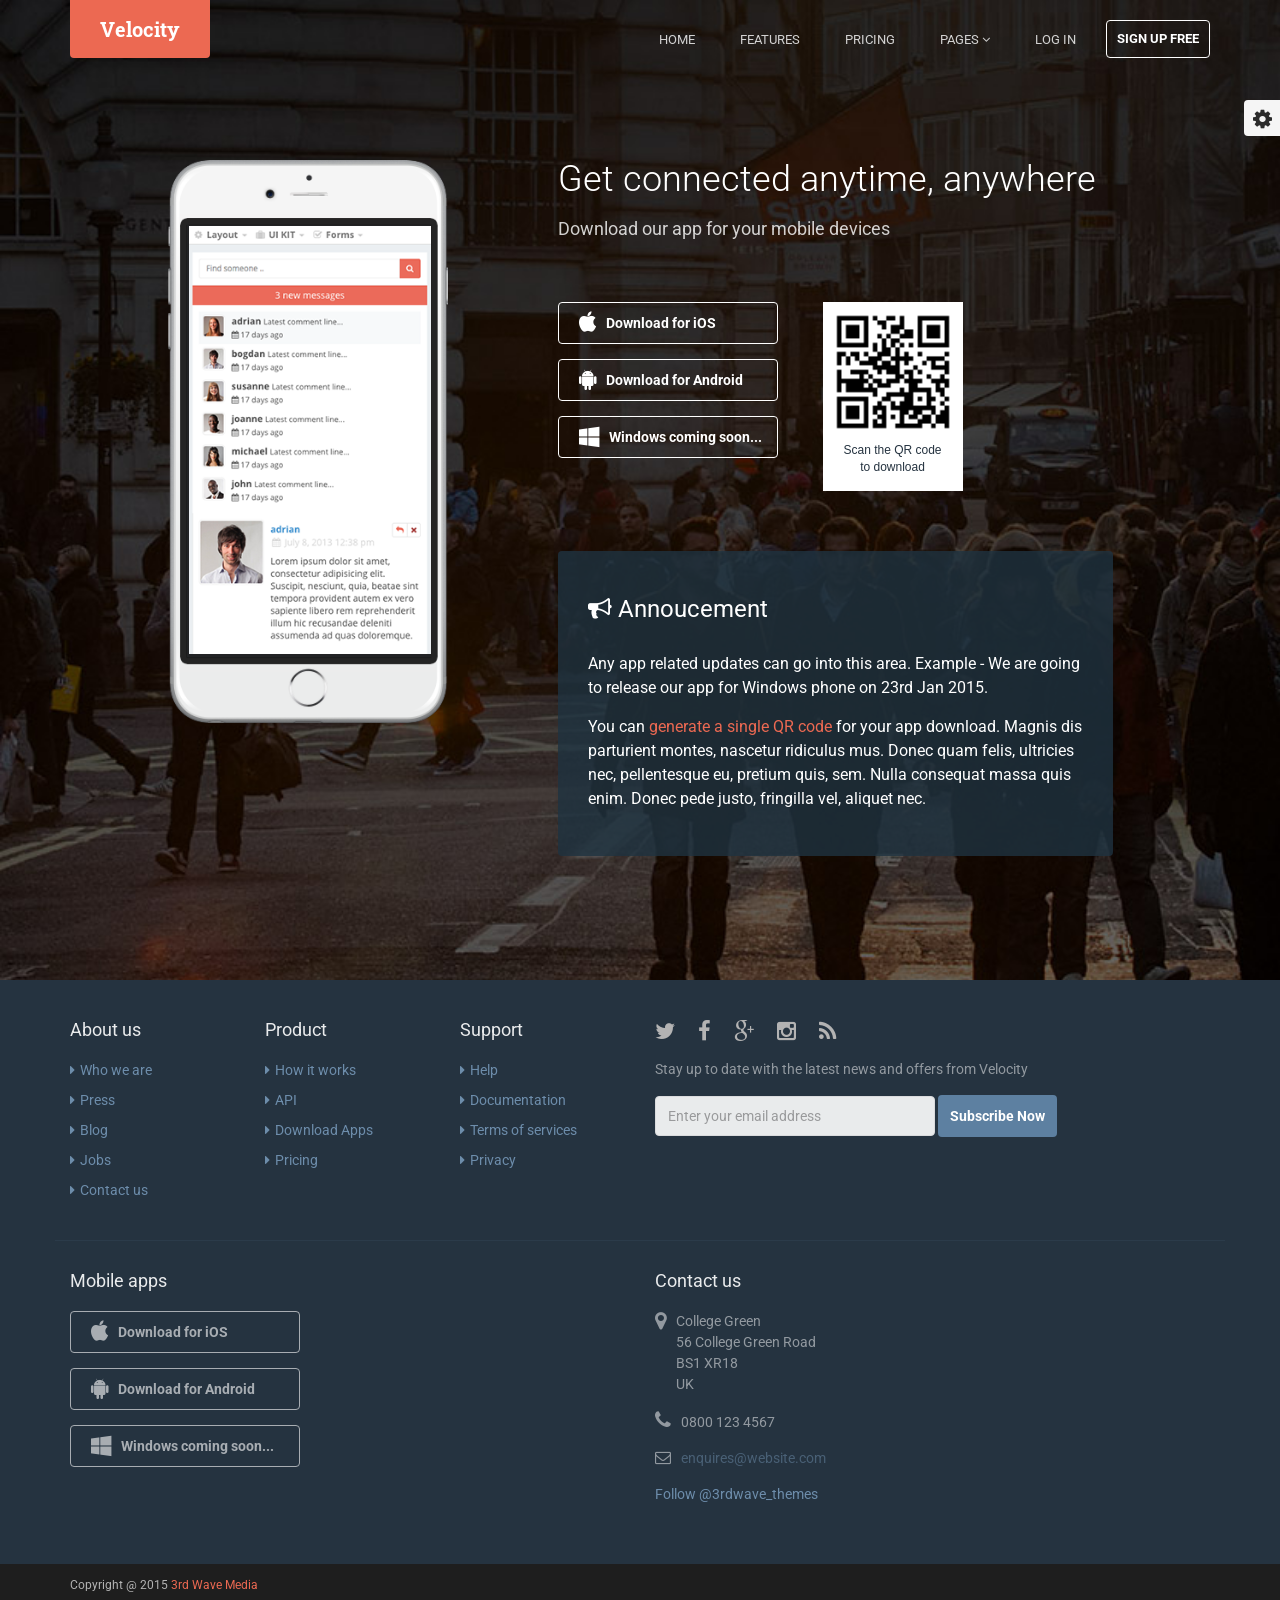
<file: download.html>
<!DOCTYPE html>
<!--[if IE 8]> <html lang="en" class="ie8"> <![endif]-->  
<!--[if IE 9]> <html lang="en" class="ie9"> <![endif]-->  
<!--[if !IE]><!--> <html lang="en"> <!--<![endif]-->  
<head>
    <title>Responsive website template for products</title>
    <!-- Meta -->
    <meta charset="utf-8">
    <meta http-equiv="X-UA-Compatible" content="IE=edge">
    <meta name="viewport" content="width=device-width, initial-scale=1.0">
    <meta name="description" content="">
    <meta name="author" content="">    
    <link rel="shortcut icon" href="favicon.ico">  
    <link href='http://fonts.googleapis.com/css?family=Roboto:400,400italic,500,500italic,700,700italic,900,900italic,300italic,300' rel='stylesheet' type='text/css'> 
    <link href='http://fonts.googleapis.com/css?family=Roboto+Slab:400,700,300,100' rel='stylesheet' type='text/css'>
    <!-- Global CSS -->
    <link rel="stylesheet" href="assets/plugins/bootstrap/css/bootstrap.min.css">   
    <!-- Plugins CSS -->    
    <link rel="stylesheet" href="assets/plugins/font-awesome/css/font-awesome.css">
    <link rel="stylesheet" href="assets/plugins/flexslider/flexslider.css">
    <!-- Theme CSS -->
    <link id="theme-style" rel="stylesheet" href="assets/css/styles.css">
    <!-- HTML5 shim and Respond.js for IE8 support of HTML5 elements and media queries -->
    <!--[if lt IE 9]>
      <script src="https://oss.maxcdn.com/html5shiv/3.7.2/html5shiv.min.js"></script>
      <script src="https://oss.maxcdn.com/respond/1.4.2/respond.min.js"></script>
    <![endif]-->
</head> 

<body class="download-page">   
    <!-- ******HEADER****** --> 
    <header id="header" class="header">  
        <div class="container">       
            <h1 class="logo">
                <a href="index.html"><span class="logo-icon"></span><span class="text">Velocity</span></a>
            </h1><!--//logo-->
            <nav class="main-nav navbar-right" role="navigation">
                <div class="navbar-header">
                    <button class="navbar-toggle" type="button" data-toggle="collapse" data-target="#navbar-collapse">
                        <span class="sr-only">Toggle navigation</span>
                        <span class="icon-bar"></span>
                        <span class="icon-bar"></span>
                        <span class="icon-bar"></span>
                    </button><!--//nav-toggle-->
                </div><!--//navbar-header-->
                <div id="navbar-collapse" class="navbar-collapse collapse">
                    <ul class="nav navbar-nav">
                        <li class="nav-item"><a href="index.html">Home</a></li>
                        <li class="nav-item"><a href="features.html">Features</a></li>
                        <li class="nav-item"><a href="pricing.html">Pricing</a></li>
                        <li class="nav-item dropdown">
                            <a class="dropdown-toggle" data-toggle="dropdown" data-hover="dropdown" data-delay="0" data-close-others="false" href="#">Pages <i class="fa fa-angle-down"></i></a>
                            <ul class="dropdown-menu">
                                <li><a href="download.html">Download Apps</a></li>
                                <li><a href="blog.html">Blog</a></li>
                                <li><a href="blog-single.html">Blog Single</a></li>
                                <li><a href="blog-category.html">Blog Category</a></li>
                                <li><a href="blog-archive.html">Blog Archive</a></li>
                                <li><a href="about.html">About Us</a></li>
                                <li><a href="contact.html">Contact</a></li>                   
                            </ul>                            
                        </li><!--//dropdown-->                         
                        <li class="nav-item"><a href="login.html">Log in</a></li>
                        <li class="nav-item nav-item-cta last"><a class="btn btn-cta btn-cta-secondary" href="signup.html">Sign Up Free</a></li>
                    </ul><!--//nav-->
                </div><!--//navabr-collapse-->
            </nav><!--//main-nav-->         
        </div><!--//container-->
    </header><!--//header-->  
    
    <div class="headline-bg">
    </div><!--//headline-bg-->      
    
    <!-- ******Apps Section****** --> 
    <section class="apps-section section section-on-bg">
        <div class="container">
            <div class="row">
                <div class="content-area col-md-6 col-sm-6 col-xs-12 col-md-push-5 col-sm-push-6 col-xs-push-0">
                    <div class="download-area">
                        <h2 class="title">Get connected anytime, anywhere</h2>
                        <p class="intro">Download our app for your mobile devices</p>
                        <ul class="list-unstyled download-list">
                            <li><a class="btn btn-ghost" href="#"><i class="fa fa-apple"></i><span class="text">Download for iOS</span> </a></li>
                            <li><a class="btn btn-ghost" href="#"><i class="fa fa-android"></i><span class="text">Download for Android</span></a></li>
                            <li><a class="btn btn-ghost" href="#"><i class="fa fa-windows"></i><span class="text">Windows coming soon...</span></a></li>
                        </ul>
                        <!--//Only show QR code on desktop -->
                        <div class="qrcode-holder hidden-sm hidden-xs text-center">                      
                            <figure class="qrcode">
                                <img class="img-responsive" src="assets/images/mobile/QR-code.png" alt="QR code" />
                                <figcaption class="caption">Scan the QR code<br /> to download</figcaption>
                            </figure><!--//qrcode-->
                        </div>
                    </div><!--//download-area-->
                    <div class="info">
                        <div class="info-inner">
                            <h3 class="title"><i class="fa fa-bullhorn"></i> Annoucement</h3>
                            <p>Any app related updates can go into this area. Example - We are going to release our app for Windows phone on 23rd Jan 2015.</p>
                            <p>You can <a href="http://www.appqr.mobi/" target="_blank">generate a single QR code</a> for your app download. Magnis dis parturient montes, nascetur ridiculus mus. Donec quam felis, ultricies nec, pellentesque eu, pretium quis, sem. Nulla consequat massa quis enim. Donec pede justo, fringilla vel, aliquet nec.</p>
                            
                        </div>
                    </div>
                </div><!--//content-area-->    
                <div class="phone-holder-wrapper col-md-4 col-sm-5 col-xs-12 col-md-offset-1 col-sm-offset-1 col-xs-offste-0 col-md-pull-6 col-sm-pull-6 col-xs-pull-0">
                    <div class="phone-holder">
                        <img class="screenshot" src="assets/images/mobile/screenshot.png" alt="" />
                    </div><!--//phone-holder--> 
                </div><!--//phone-holder-wrapper-->               
            </div><!--//row-->        
        </div><!--//container-->
    </section><!--//feature-video--> 


    <!-- ******FOOTER****** --> 
    <footer class="footer">
        <div class="footer-content">
            <div class="container">
                <div class="row">                    
                    <div class="footer-col links col-md-2 col-sm-4 col-xs-12">
                        <div class="footer-col-inner">
                            <h3 class="title">About us</h3>
                            <ul class="list-unstyled">
                                <li><a href="#"><i class="fa fa-caret-right"></i>Who we are</a></li>
                                <li><a href="#"><i class="fa fa-caret-right"></i>Press</a></li>
                                <li><a href="#"><i class="fa fa-caret-right"></i>Blog</a></li>
                                <li><a href="#"><i class="fa fa-caret-right"></i>Jobs</a></li>
                                <li><a href="#"><i class="fa fa-caret-right"></i>Contact us</a></li>
                            </ul>
                        </div><!--//footer-col-inner-->
                    </div><!--//foooter-col-->    
                    <div class="footer-col links col-md-2 col-sm-4 col-xs-12">
                        <div class="footer-col-inner">
                            <h3 class="title">Product</h3>
                            <ul class="list-unstyled">
                                <li><a href="#"><i class="fa fa-caret-right"></i>How it works</a></li>
                                <li><a href="#"><i class="fa fa-caret-right"></i>API</a></li>
                                <li><a href="#"><i class="fa fa-caret-right"></i>Download Apps</a></li>
                                <li><a href="#"><i class="fa fa-caret-right"></i>Pricing</a></li>
                            </ul>
                        </div><!--//footer-col-inner-->
                    </div><!--//foooter-col-->              
                    <div class="footer-col links col-md-2 col-sm-4 col-xs-12 sm-break">
                        <div class="footer-col-inner">
                            <h3 class="title">Support</h3>
                            <ul class="list-unstyled">
                                <li><a href="#"><i class="fa fa-caret-right"></i>Help</a></li>
                                <li><a href="#"><i class="fa fa-caret-right"></i>Documentation</a></li>
                                <li><a href="#"><i class="fa fa-caret-right"></i>Terms of services</a></li>
                                <li><a href="#"><i class="fa fa-caret-right"></i>Privacy</a></li>
                            </ul>
                        </div><!--//footer-col-inner-->            
                    </div><!--//foooter-col-->   
                    <div class="footer-col connect col-md-6 col-sm-12 col-xs-12">
                        <div class="footer-col-inner">
                            <ul class="social list-inline">
                                <li><a href="https://twitter.com/3rdwave_themes" target="_blank"><i class="fa fa-twitter"></i></a></li>
                                <li><a href="#"><i class="fa fa-facebook"></i></a></li>
                                <li><a href="#"><i class="fa fa-google-plus"></i></a></li>
                                <li><a href="#"><i class="fa fa-instagram"></i></a></li>        
                                <li class="row-end"><a href="#"><i class="fa fa-rss"></i></a></li>             
                            </ul>
                            <div class="form-container">
                                <p class="intro">Stay up to date with the latest news and offers from Velocity</p>
                                <form class="signup-form navbar-form">
                                    <div class="form-group">
                                        <input type="text" class="form-control" placeholder="Enter your email address">
                                    </div>   
                                    <button type="submit" class="btn btn-cta btn-cta-primary">Subscribe Now</button>                                 
                                </form>                               
                            </div><!--//subscription-form-->
                        </div><!--//footer-col-inner-->
                    </div><!--//foooter-col-->
                    <div class="clearfix"></div> 
                </div><!--//row-->
                <div class="row has-divider">
                    <div class="footer-col download col-md-6 col-sm-12 col-xs-12">
                        <div class="footer-col-inner">
                            <h3 class="title">Mobile apps</h3>
                            <ul class="list-unstyled download-list">
                                <li><a class="btn btn-ghost" href="#"><i class="fa fa-apple"></i><span class="text">Download for iOS</span> </a></li>
                                <li><a class="btn btn-ghost" href="#"><i class="fa fa-android"></i><span class="text">Download for Android</span></a></li>
                                <li><a class="btn btn-ghost" href="#"><i class="fa fa-windows"></i><span class="text">Windows coming soon...</span></a></li>
                            </ul>
                        </div><!--//footer-col-inner-->
                    </div><!--//download-->
                    <div class="footer-col contact col-md-6 col-sm-12 col-xs-12">
                        <div class="footer-col-inner">
                            <h3 class="title">Contact us</h3>                          
                            <p class="adr clearfix">
                                <i class="fa fa-map-marker pull-left"></i>        
                                <span class="adr-group pull-left">       
                                    <span class="street-address">College Green</span><br>
                                    <span class="region">56 College Green Road</span><br>
                                    <span class="postal-code">BS1 XR18</span><br>
                                    <span class="country-name">UK</span>
                                </span>
                            </p>
                            <p class="tel"><i class="fa fa-phone"></i>0800 123 4567</p>
                            <p class="email"><i class="fa fa-envelope-o"></i><a href="#">enquires@website.com</a></p> 
                            <a href="https://twitter.com/3rdwave_themes" class="twitter-follow-button" data-show-count="false">Follow @3rdwave_themes</a>
<script>!function(d,s,id){var js,fjs=d.getElementsByTagName(s)[0],p=/^http:/.test(d.location)?'http':'https';if(!d.getElementById(id)){js=d.createElement(s);js.id=id;js.src=p+'://platform.twitter.com/widgets.js';fjs.parentNode.insertBefore(js,fjs);}}(document, 'script', 'twitter-wjs');</script>                        
                        </div><!--//footer-col-inner-->
                    </div><!--//contact-->
                </div>
            </div><!--//container-->
        </div><!--//footer-content-->
        <div class="bottom-bar">
            <div class="container">
                <small class="copyright">Copyright @ 2015 <a href="http://themes.3rdwavemedia.com/" target="_blank">3rd Wave Media</a></small>                
            </div><!--//container-->
        </div><!--//bottom-bar-->
    </footer><!--//footer-->
    
    <!-- *****CONFIGURE STYLE****** -->  
    <div class="config-wrapper">
        <div class="config-wrapper-inner">
            <a id="config-trigger" class="config-trigger" href="#"><i class="fa fa-cog"></i></a>
            <div id="config-panel" class="config-panel">
                <h5>Choose Colour</h5>
                <ul id="color-options" class="list-unstyled list-inline">
                    <li class="theme-1 active" ><a data-style="assets/css/styles.css" href="#"></a></li>
                    <li class="theme-2"><a data-style="assets/css/styles-2.css" href="#"></a></li>
                    <li class="theme-3"><a data-style="assets/css/styles-3.css" href="#"></a></li>
                    <li class="theme-4"><a data-style="assets/css/styles-4.css" href="#"></a></li>                   
                    <li class="theme-5"><a data-style="assets/css/styles-5.css" href="#"></a></li>                     
                    <li class="theme-6"><a data-style="assets/css/styles-6.css" href="#"></a></li>
                    <li class="theme-7"><a data-style="assets/css/styles-7.css" href="#"></a></li>
                    <li class="theme-8"><a data-style="assets/css/styles-8.css" href="#"></a></li>                    
                    <li class="theme-9"><a data-style="assets/css/styles-9.css" href="#"></a></li>
                    <li class="theme-10"><a data-style="assets/css/styles-10.css" href="#"></a></li>
                </ul><!--//color-options-->
                <a id="config-close" class="close" href="#"><i class="fa fa-times-circle"></i></a>
            </div><!--//configure-panel-->
        </div><!--//config-wrapper-inner-->
    </div><!--//config-wrapper-->
 
    <!-- Javascript -->          
    <script type="text/javascript" src="assets/plugins/jquery-1.11.2.min.js"></script>
    <script type="text/javascript" src="assets/plugins/jquery-migrate-1.2.1.min.js"></script>
    <script type="text/javascript" src="assets/plugins/bootstrap/js/bootstrap.min.js"></script> 
    <script type="text/javascript" src="assets/plugins/bootstrap-hover-dropdown.min.js"></script>
    <script type="text/javascript" src="assets/plugins/back-to-top.js"></script>
    <script type="text/javascript" src="assets/plugins/jquery-placeholder/jquery.placeholder.js"></script>
    <script type="text/javascript" src="assets/plugins/FitVids/jquery.fitvids.js"></script>  
    <script type="text/javascript" src="assets/plugins/flexslider/jquery.flexslider-min.js"></script> 
    <script type="text/javascript" src="assets/js/main.js"></script>
    
            
</body>
</html>
</file>
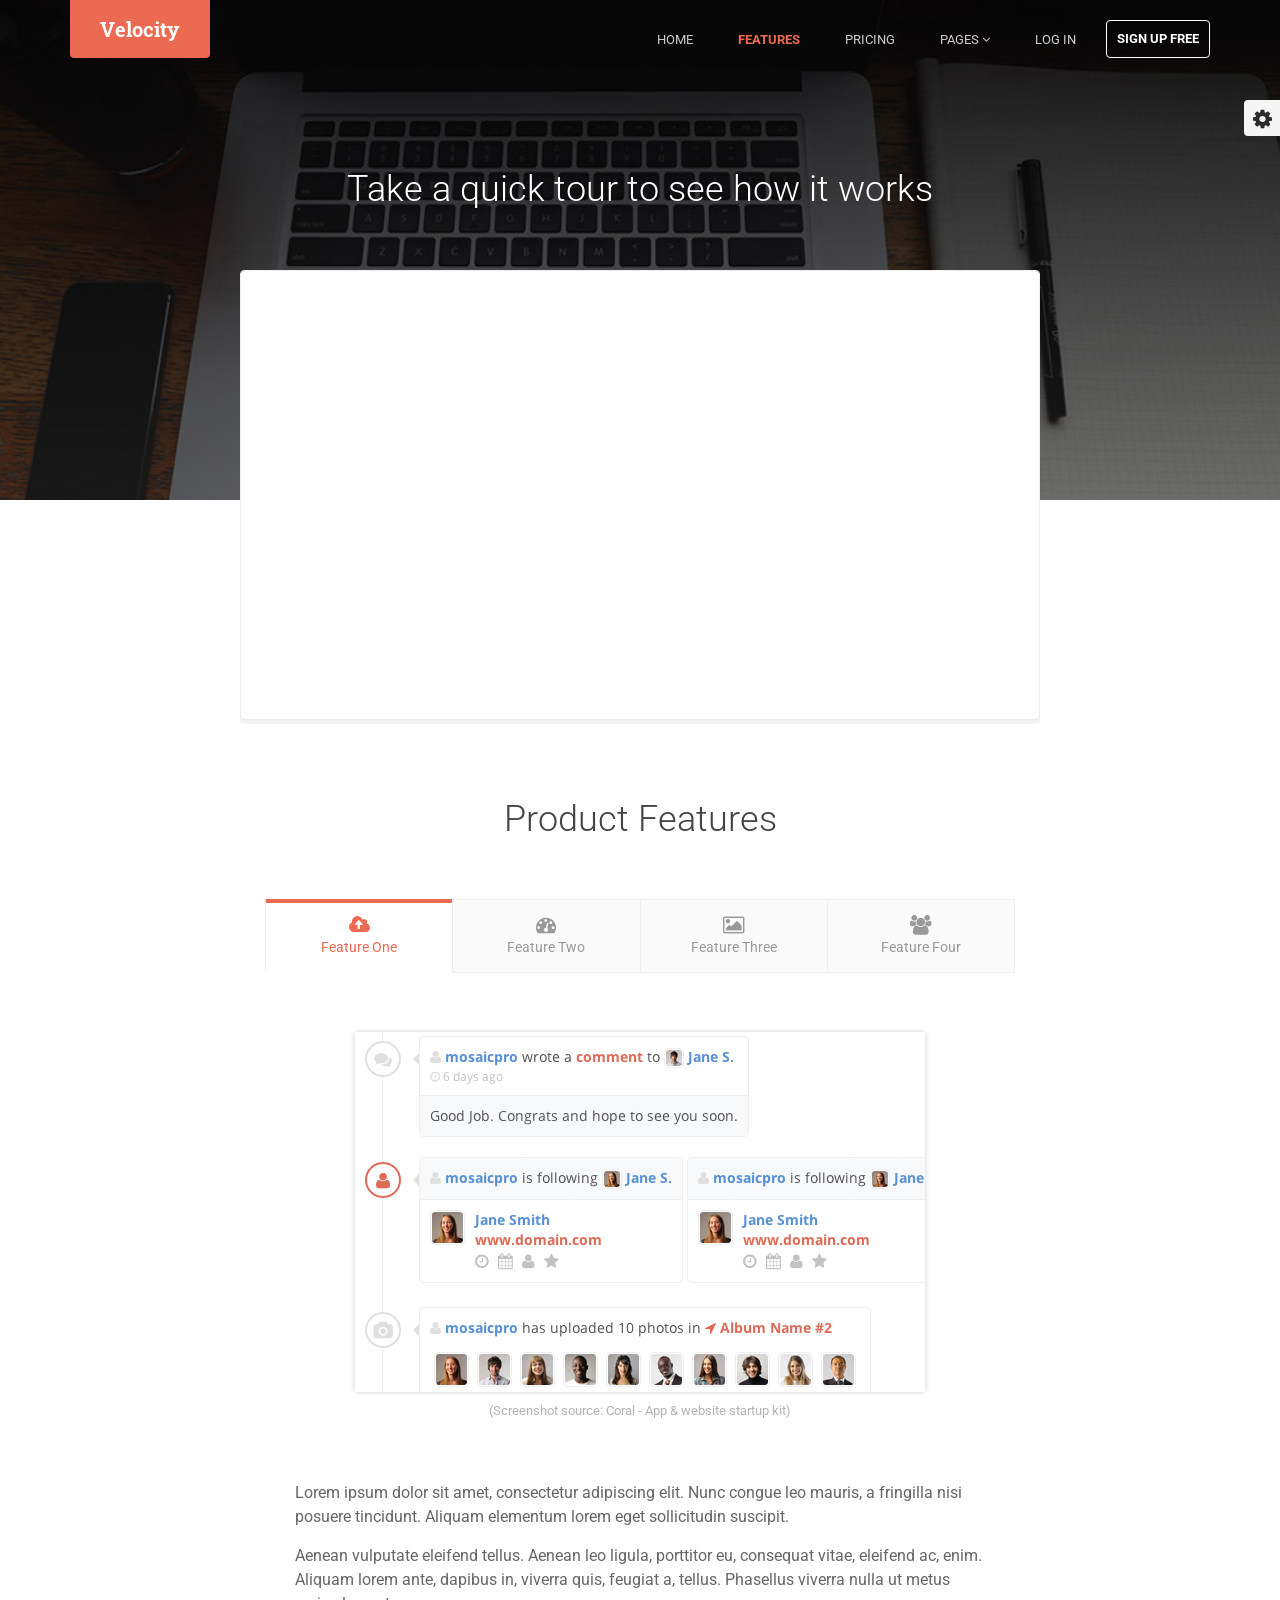
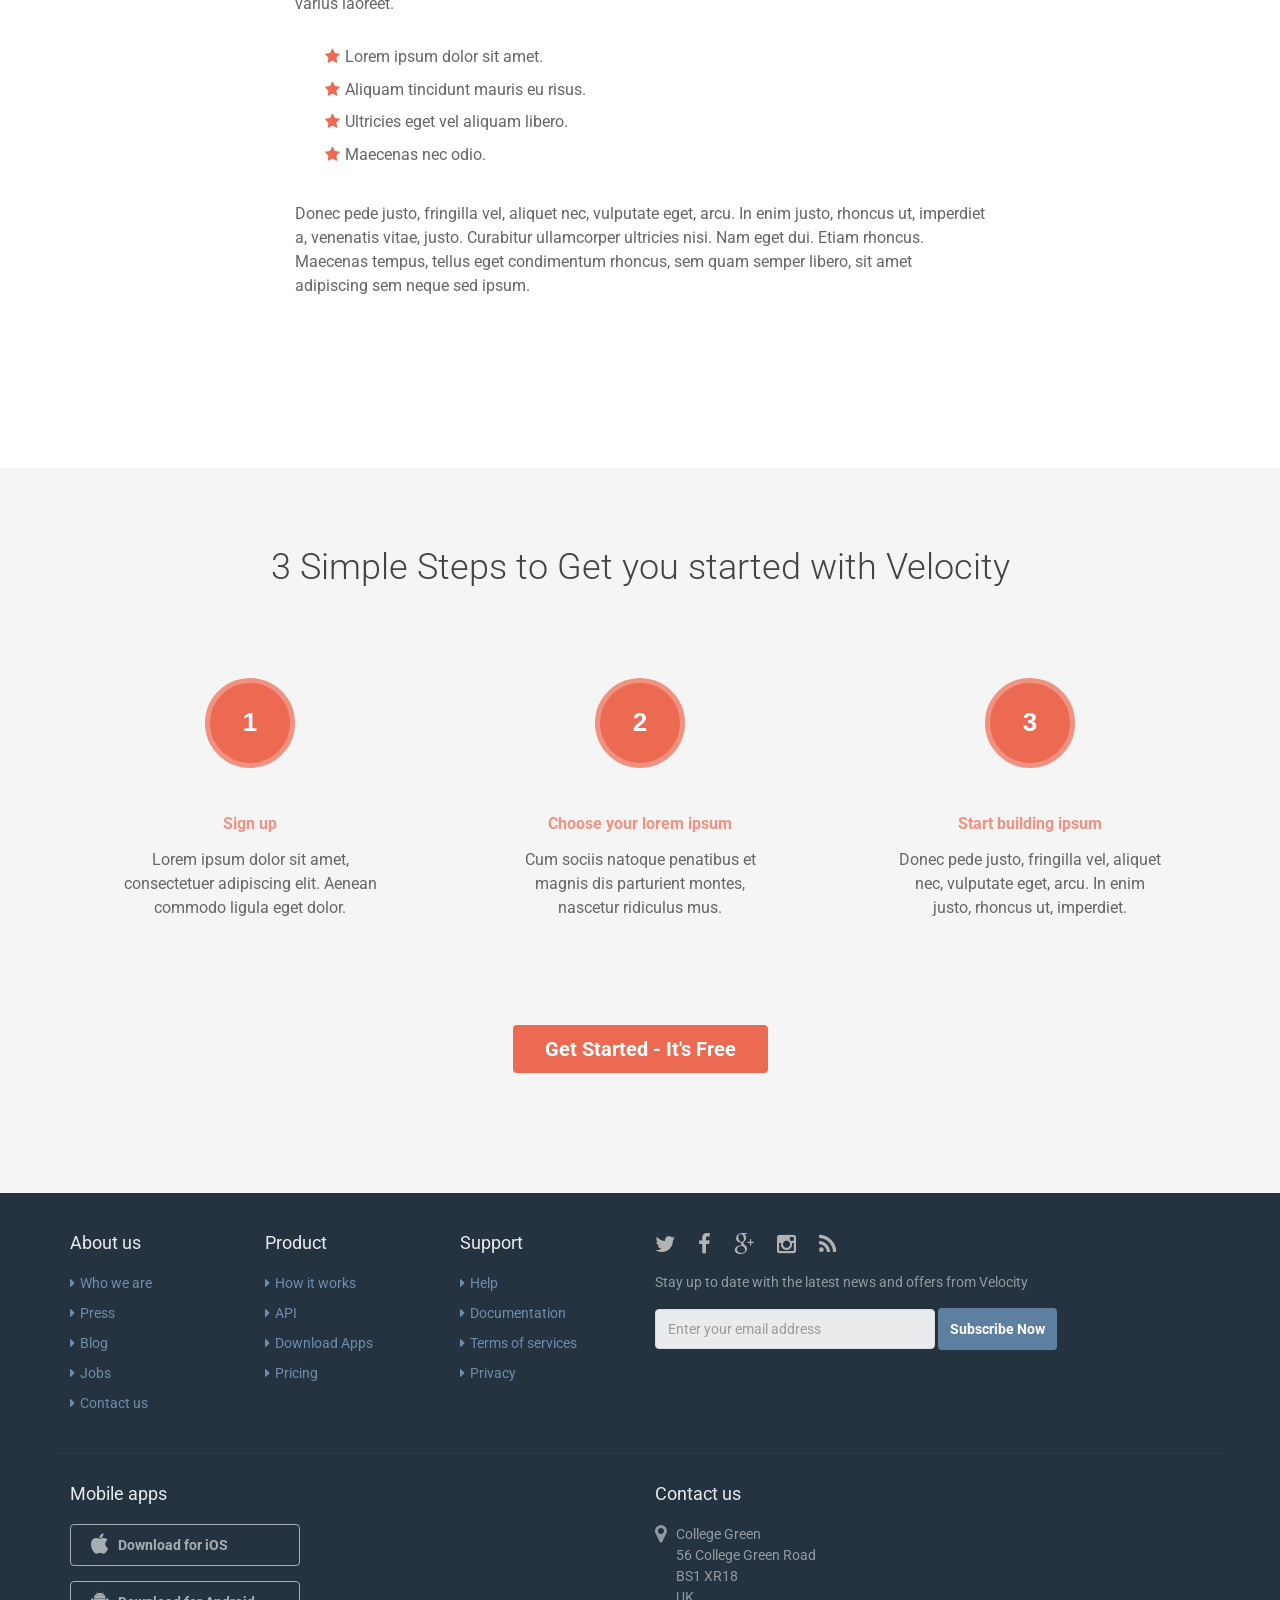
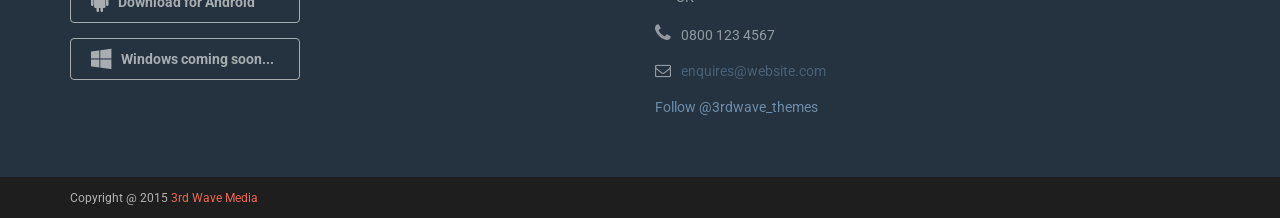
<file: features.html>
<!DOCTYPE html>
<!--[if IE 8]> <html lang="en" class="ie8"> <![endif]-->  
<!--[if IE 9]> <html lang="en" class="ie9"> <![endif]-->  
<!--[if !IE]><!--> <html lang="en"> <!--<![endif]-->  
<head>
    <title>Responsive website template for products</title>
    <!-- Meta -->
    <meta charset="utf-8">
    <meta http-equiv="X-UA-Compatible" content="IE=edge">
    <meta name="viewport" content="width=device-width, initial-scale=1.0">
    <meta name="description" content="">
    <meta name="author" content="">    
    <link rel="shortcut icon" href="favicon.ico">  
    <link href='http://fonts.googleapis.com/css?family=Roboto:400,400italic,500,500italic,700,700italic,900,900italic,300italic,300' rel='stylesheet' type='text/css'> 
    <link href='http://fonts.googleapis.com/css?family=Roboto+Slab:400,700,300,100' rel='stylesheet' type='text/css'>
    <!-- Global CSS -->
    <link rel="stylesheet" href="assets/plugins/bootstrap/css/bootstrap.min.css">   
    <!-- Plugins CSS -->    
    <link rel="stylesheet" href="assets/plugins/font-awesome/css/font-awesome.css">
    <link rel="stylesheet" href="assets/plugins/flexslider/flexslider.css">
    <!-- Theme CSS -->
    <link id="theme-style" rel="stylesheet" href="assets/css/styles.css">
    <!-- HTML5 shim and Respond.js for IE8 support of HTML5 elements and media queries -->
    <!--[if lt IE 9]>
      <script src="https://oss.maxcdn.com/html5shiv/3.7.2/html5shiv.min.js"></script>
      <script src="https://oss.maxcdn.com/respond/1.4.2/respond.min.js"></script>
    <![endif]-->
</head> 

<body class="features-page">    
    <!-- ******HEADER****** --> 
    <header id="header" class="header">  
        <div class="container">       
            <h1 class="logo">
                <a href="index.html"><span class="logo-icon"></span><span class="text">Velocity</span></a>
            </h1><!--//logo-->
            <nav class="main-nav navbar-right" role="navigation">
                <div class="navbar-header">
                    <button class="navbar-toggle" type="button" data-toggle="collapse" data-target="#navbar-collapse">
                        <span class="sr-only">Toggle navigation</span>
                        <span class="icon-bar"></span>
                        <span class="icon-bar"></span>
                        <span class="icon-bar"></span>
                    </button><!--//nav-toggle-->
                </div><!--//navbar-header-->
                <div id="navbar-collapse" class="navbar-collapse collapse">
                    <ul class="nav navbar-nav">
                        <li class="nav-item"><a href="index.html">Home</a></li>
                        <li class="active nav-item"><a href="features.html">Features</a></li>
                        <li class="nav-item"><a href="pricing.html">Pricing</a></li>
                        <li class="nav-item dropdown">
                            <a class="dropdown-toggle" data-toggle="dropdown" data-hover="dropdown" data-delay="0" data-close-others="false" href="#">Pages <i class="fa fa-angle-down"></i></a>
                            <ul class="dropdown-menu">
                                <li><a href="download.html">Download Apps</a></li>
                                <li><a href="blog.html">Blog</a></li>
                                <li><a href="blog-single.html">Blog Single</a></li>
                                <li><a href="blog-category.html">Blog Category</a></li>
                                <li><a href="blog-archive.html">Blog Archive</a></li>
                                <li><a href="about.html">About Us</a></li>
                                <li><a href="contact.html">Contact</a></li>                  
                            </ul>                            
                        </li><!--//dropdown-->                          
                        <li class="nav-item"><a href="login.html">Log in</a></li>
                        <li class="nav-item nav-item-cta last"><a class="btn btn-cta btn-cta-secondary" href="signup.html">Sign Up Free</a></li>
                    </ul><!--//nav-->
                </div><!--//navabr-collapse-->
            </nav><!--//main-nav-->                     
        </div><!--//container-->
    </header><!--//header-->
    
    <div class="headline-bg">
    </div><!--//headline-bg-->         
    
    <!-- ******Video Section****** --> 
    <section class="features-video section section-on-bg">
        <div class="container text-center">          
            <h2 class="title">Take a quick tour to see how it works</h2>
            <div class="video-container">
                <iframe src="//player.vimeo.com/video/90299717?title=0&amp;byline=0&amp;portrait=0&amp;color=ffffff" width="720" height="405" frameborder="0" webkitallowfullscreen mozallowfullscreen allowfullscreen></iframe>
            </div><!--//video-container--> 
        </div><!--//container-->
    </section><!--//feature-video-->
    
    <!-- ******Features Section****** -->       
    <section class="features-tabbed section">
        <div class="container">
            <h2 class="title text-center">Product Features</h2>
            <div class="row">
                <div class=" text-center col-md-8 col-sm-10 col-xs-12 col-md-offset-2 col-sm-offset-1 col-xs-offset-0">
                    <!-- Nav tabs -->
                    <ul class="nav nav-tabs text-center" role="tablist">
                        <li class="active"><a href="#feature-1" role="tab" data-toggle="tab"><i class="fa fa-cloud-upload"></i><br /><span class="hidden-sm hidden-xs">Feature One</span></a></li>
                        <li><a href="#feature-2" role="tab" data-toggle="tab"><i class="fa fa-tachometer"></i><br /><span class="hidden-sm hidden-xs">Feature Two</span></a></li>
                        <li><a href="#feature-3" role="tab" data-toggle="tab"><i class="fa fa-photo"></i><br /><span class="hidden-sm hidden-xs">Feature Three</span></a></li>
                        <li class="last"><a href="#feature-4" role="tab" data-toggle="tab"><i class="fa fa-users"></i><br /><span class="hidden-sm hidden-xs">Feature Four</span></a></li>
                    </ul><!--//nav-tabs-->
                    
                    <!-- Tab panes -->
                    <div class="tab-content">
                        <div class="tab-pane fade in active" id="feature-1">
                            <h3 class="title sr-only">Feature One</h3>                                    
                            <figure class="figure text-center">
                                <img class="img-responsive" src="assets/images/features/screenshot-1.png" alt="" />
                                <figcaption class="figure-caption">(Screenshot source: Coral - App &amp; website startup kit)</figcaption>
                            </figure>
                            <div class="desc text-left">
                                <p>Lorem ipsum dolor sit amet, consectetur adipiscing elit. Nunc congue leo mauris, a fringilla nisi posuere tincidunt. Aliquam elementum lorem eget sollicitudin suscipit.</p>
                                <p>Aenean vulputate eleifend tellus. Aenean leo ligula, porttitor eu, consequat vitae, eleifend ac, enim. Aliquam lorem ante, dapibus in, viverra quis, feugiat a, tellus. Phasellus viverra nulla ut metus varius laoreet.</p>
                                <ul class="list-unstyled">
                                    <li><i class="fa fa-star"></i>Lorem ipsum dolor sit amet.</li>
                                    <li><i class="fa fa-star"></i>Aliquam tincidunt mauris eu risus.</li>
                                    <li><i class="fa fa-star"></i>Ultricies eget vel aliquam libero.</li>
                                    <li><i class="fa fa-star"></i>Maecenas nec odio.</li>
                                </ul>
                                
                                <p>Donec pede justo, fringilla vel, aliquet nec, vulputate eget, arcu. In enim justo, rhoncus ut, imperdiet a, venenatis vitae, justo. Curabitur ullamcorper ultricies nisi. Nam eget dui. Etiam rhoncus. Maecenas tempus, tellus eget condimentum rhoncus, sem quam semper libero, sit amet adipiscing sem neque sed ipsum. </p>
                            </div><!--//desc-->
                        </div><!--//tab-pane-->
                        <div class="tab-pane" id="feature-2">
                            <h3 class="title sr-only">Feature Two</h3>                                    
                            <figure class="figure text-center">
                                <img class="img-responsive" src="assets/images/features/screenshot-2.png" alt="" />
                                <figcaption class="figure-caption">(Screenshot source: Coral - App &amp; website startup kit)</figcaption>
                            </figure>
                            <div class="desc text-left">
                                <p>Lorem ipsum dolor sit amet, consectetur adipiscing elit. Nunc congue leo mauris, a fringilla nisi posuere tincidunt. Aliquam elementum lorem eget sollicitudin suscipit.</p>
                                <p>
Lorem ipsum dolor sit amet, consectetur adipiscing elit. Duis id nulla at libero ultricies tempus. Duis porta justo quam, ut ultrices felis posuere sit amet. Sed imperdiet bibendum est, sit amet sagittis ante sagittis eu. <a href="#">Integer fringilla</a> a purus sit amet laoreet. Ut consequat volutpat sapien sed lobortis. Nullam laoreet vitae justo nec dignissim. 
                                </p>
                                <blockquote>
                                    <p>Viverra magna pellentesque in magnis gravida sit augue felis vehicula vestibulum semper penatibus justo ornare semper Gravida felis platea arcu mus non. Montes at posuere. Natoque.</p>
                                </blockquote>
                                
                            </div><!--//desc-->
                        </div><!--//tab-pane-->
                        <div class="tab-pane" id="feature-3">
                            <h3 class="title sr-only">Feature Three</h3>
                            <figure class="figure text-center">
                                <img class="img-responsive" src="assets/images/features/screenshot-3.png" alt="" />
                                <figcaption class="figure-caption">(Screenshot source: Coral - App &amp; website startup kit)</figcaption>
                            </figure>
                            <div class="desc text-left">
                                <p>Lorem ipsum dolor sit amet, consectetur adipiscing elit. Nunc congue leo mauris, a fringilla nisi posuere tincidunt. Aliquam elementum lorem eget sollicitudin suscipit.</p>
                                
                                <p>Aenean imperdiet. Etiam ultricies nisi vel augue. Curabitur ullamcorper ultricies nisi. Nam eget dui. Etiam rhoncus. Maecenas tempus, tellus eget condimentum rhoncus, sem quam semper libero, sit amet adipiscing sem neque sed ipsum. </p>
                                
                                <div class="table-responsive">  
                                    <table class="table table-striped">
                                        <thead>
                                            <tr>
                                                <th>Nullam consequat</th>
                                                <th>Commodo metus</th>
                                                <th>Dapibus porta</th>
                                                <th>Sed porta</th>
                                            </tr>
                                        </thead>
                                        <tbody>
                                            <tr>
                                                <td>Faucibus purus</td>
                                                <td>Aliquam sit</td>
                                                <td>Sed porta leo</td>
                                                <td>Duis ut ornare dui</td>
                                            </tr>
                                            <tr>
                                                <td>Condimentum</td>
                                                <td>Curabitur tempus</td>
                                                <td>Fusce vehicula</td>
                                                <td>Nasceturs</td>
                                            </tr>
                                            <tr>
                                                <td>Neque a condimentum</td>
                                                <td>Cum sociis natoque</td>
                                                <td>Penatibus magnis</td>
                                                <td>Curabitur</td>
                                            </tr>
                                        </tbody>
                                    </table>
                                </div><!--//table-responsive-->
                            </div><!--//desc-->                                    
                        </div><!--//tab-pane-->
                        <div class="tab-pane" id="feature-4">
                            <h3 class="title sr-only">Feature Four</h3>                                    
                            <figure class="figure text-center">
                                <img class="img-responsive" src="assets/images/features/screenshot-4.png" alt="" />
                                <figcaption class="figure-caption">(Screenshot source: Coral - App &amp; website startup kit)</figcaption>
                            </figure>
                            <div class="desc text-left">
                                <p>Lorem ipsum dolor sit amet, consectetur adipiscing elit. Nunc congue leo mauris, a fringilla nisi posuere tincidunt. Aliquam elementum lorem eget sollicitudin suscipit.</p>
                                <p>Lorem ipsum dolor sit amet, consectetuer adipiscing elit. Aenean commodo ligula eget dolor. Aenean massa. Cum sociis natoque penatibus et magnis dis parturient montes, nascetur ridiculus mus. Donec quam felis, ultricies nec, pellentesque eu</p>
                                <p class="box">
Lorem ipsum dolor sit amet, consectetur adipiscing elit. Duis id nulla at libero ultricies tempus. Duis porta justo quam, ut ultrices felis posuere sit amet. Sed imperdiet bibendum est, sit amet sagittis ante sagittis eu. Ut consequat volutpat sapien sed lobortis. Nullam laoreet vitae justo nec dignissim.
                                </p>
                            </div><!--//desc-->
                        </div><!--//tab-pane-->
                    </div><!--//tab-content-->
                </div><!--//col-md-x-->
            </div><!--//row-->
        </div><!--//container-->
    </section><!--//features-tabbed-->
    
    <!-- ******Steps Section****** --> 
    <section class="steps section">
        <div class="container">
            <h2 class="title text-center">3 Simple Steps to Get you started with Velocity</h2>
            <div class="row">
                 <div class="step text-center col-md-4 col-sm-4 col-xs-12">
                     <h3 class="title"><span class="number">1</span><br /><span class="text">Sign up</span></h3>
                     <p>Lorem ipsum dolor sit amet, consectetuer adipiscing elit. Aenean commodo ligula eget dolor.</p>
                 </div><!--//step-->
                 <div class="step text-center col-md-4 col-sm-4 col-xs-12">
                     <h3 class="title"><span class="number">2</span><br /><span class="text">Choose your lorem ipsum</span></h3>
                     <p>Cum sociis natoque penatibus et magnis dis parturient montes, nascetur ridiculus mus.</p>
                 </div><!--//step-->
                 <div class="step text-center col-md-4 col-sm-4 col-xs-12">
                     <h3 class="title"><span class="number">3</span><br /><span class="text">Start building ipsum</span></h3>
                     <p>Donec pede justo, fringilla vel, aliquet nec, vulputate eget, arcu. In enim justo, rhoncus ut, imperdiet.</p>
                 </div><!--//step-->
            </div><!--//row-->
            
            <div class="text-center"><a class="btn btn-cta btn-cta-primary" href="signup.html">Get Started - It's Free</a></div>
            
        </div><!--//container-->        
    </section><!--//steps-->
    
    <!-- ******FOOTER****** --> 
    <footer class="footer">
        <div class="footer-content">
            <div class="container">
                <div class="row">                    
                    <div class="footer-col links col-md-2 col-sm-4 col-xs-12">
                        <div class="footer-col-inner">
                            <h3 class="title">About us</h3>
                            <ul class="list-unstyled">
                                <li><a href="#"><i class="fa fa-caret-right"></i>Who we are</a></li>
                                <li><a href="#"><i class="fa fa-caret-right"></i>Press</a></li>
                                <li><a href="#"><i class="fa fa-caret-right"></i>Blog</a></li>
                                <li><a href="#"><i class="fa fa-caret-right"></i>Jobs</a></li>
                                <li><a href="#"><i class="fa fa-caret-right"></i>Contact us</a></li>
                            </ul>
                        </div><!--//footer-col-inner-->
                    </div><!--//foooter-col-->    
                    <div class="footer-col links col-md-2 col-sm-4 col-xs-12">
                        <div class="footer-col-inner">
                            <h3 class="title">Product</h3>
                            <ul class="list-unstyled">
                                <li><a href="#"><i class="fa fa-caret-right"></i>How it works</a></li>
                                <li><a href="#"><i class="fa fa-caret-right"></i>API</a></li>
                                <li><a href="#"><i class="fa fa-caret-right"></i>Download Apps</a></li>
                                <li><a href="#"><i class="fa fa-caret-right"></i>Pricing</a></li>
                            </ul>
                        </div><!--//footer-col-inner-->
                    </div><!--//foooter-col-->              
                    <div class="footer-col links col-md-2 col-sm-4 col-xs-12 sm-break">
                        <div class="footer-col-inner">
                            <h3 class="title">Support</h3>
                            <ul class="list-unstyled">
                                <li><a href="#"><i class="fa fa-caret-right"></i>Help</a></li>
                                <li><a href="#"><i class="fa fa-caret-right"></i>Documentation</a></li>
                                <li><a href="#"><i class="fa fa-caret-right"></i>Terms of services</a></li>
                                <li><a href="#"><i class="fa fa-caret-right"></i>Privacy</a></li>
                            </ul>
                        </div><!--//footer-col-inner-->            
                    </div><!--//foooter-col-->   
                    <div class="footer-col connect col-md-6 col-sm-12 col-xs-12">
                        <div class="footer-col-inner">
                            <ul class="social list-inline">
                                <li><a href="https://twitter.com/3rdwave_themes" target="_blank"><i class="fa fa-twitter"></i></a></li>
                                <li><a href="#"><i class="fa fa-facebook"></i></a></li>
                                <li><a href="#"><i class="fa fa-google-plus"></i></a></li>
                                <li><a href="#"><i class="fa fa-instagram"></i></a></li>        
                                <li class="row-end"><a href="#"><i class="fa fa-rss"></i></a></li>             
                            </ul>
                            <div class="form-container">
                                <p class="intro">Stay up to date with the latest news and offers from Velocity</p>
                                <form class="signup-form navbar-form">
                                    <div class="form-group">
                                        <input type="text" class="form-control" placeholder="Enter your email address">
                                    </div>   
                                    <button type="submit" class="btn btn-cta btn-cta-primary">Subscribe Now</button>                                 
                                </form>                               
                            </div><!--//subscription-form-->
                        </div><!--//footer-col-inner-->
                    </div><!--//foooter-col-->
                    <div class="clearfix"></div> 
                </div><!--//row-->
                <div class="row has-divider">
                    <div class="footer-col download col-md-6 col-sm-12 col-xs-12">
                        <div class="footer-col-inner">
                            <h3 class="title">Mobile apps</h3>
                            <ul class="list-unstyled download-list">
                                <li><a class="btn btn-ghost" href="#"><i class="fa fa-apple"></i><span class="text">Download for iOS</span> </a></li>
                                <li><a class="btn btn-ghost" href="#"><i class="fa fa-android"></i><span class="text">Download for Android</span></a></li>
                                <li><a class="btn btn-ghost" href="#"><i class="fa fa-windows"></i><span class="text">Windows coming soon...</span></a></li>
                            </ul>
                        </div><!--//footer-col-inner-->
                    </div><!--//download-->
                    <div class="footer-col contact col-md-6 col-sm-12 col-xs-12">
                        <div class="footer-col-inner">
                            <h3 class="title">Contact us</h3>                          
                            <p class="adr clearfix">
                                <i class="fa fa-map-marker pull-left"></i>        
                                <span class="adr-group pull-left">       
                                    <span class="street-address">College Green</span><br>
                                    <span class="region">56 College Green Road</span><br>
                                    <span class="postal-code">BS1 XR18</span><br>
                                    <span class="country-name">UK</span>
                                </span>
                            </p>
                            <p class="tel"><i class="fa fa-phone"></i>0800 123 4567</p>
                            <p class="email"><i class="fa fa-envelope-o"></i><a href="#">enquires@website.com</a></p> 
                            <a href="https://twitter.com/3rdwave_themes" class="twitter-follow-button" data-show-count="false">Follow @3rdwave_themes</a>
<script>!function(d,s,id){var js,fjs=d.getElementsByTagName(s)[0],p=/^http:/.test(d.location)?'http':'https';if(!d.getElementById(id)){js=d.createElement(s);js.id=id;js.src=p+'://platform.twitter.com/widgets.js';fjs.parentNode.insertBefore(js,fjs);}}(document, 'script', 'twitter-wjs');</script>                        
                        </div><!--//footer-col-inner-->
                    </div><!--//contact-->
                </div>
            </div><!--//container-->
        </div><!--//footer-content-->
        <div class="bottom-bar">
            <div class="container">
                <small class="copyright">Copyright @ 2015 <a href="http://themes.3rdwavemedia.com/" target="_blank">3rd Wave Media</a></small>                
            </div><!--//container-->
        </div><!--//bottom-bar-->
    </footer><!--//footer-->
    
    <!-- *****CONFIGURE STYLE****** -->  
    <div class="config-wrapper">
        <div class="config-wrapper-inner">
            <a id="config-trigger" class="config-trigger" href="#"><i class="fa fa-cog"></i></a>
            <div id="config-panel" class="config-panel">
                <h5>Choose Colour</h5>
                <ul id="color-options" class="list-unstyled list-inline">
                    <li class="theme-1 active" ><a data-style="assets/css/styles.css" href="#"></a></li>
                    <li class="theme-2"><a data-style="assets/css/styles-2.css" href="#"></a></li>
                    <li class="theme-3"><a data-style="assets/css/styles-3.css" href="#"></a></li>
                    <li class="theme-4"><a data-style="assets/css/styles-4.css" href="#"></a></li>                   
                    <li class="theme-5"><a data-style="assets/css/styles-5.css" href="#"></a></li>                     
                    <li class="theme-6"><a data-style="assets/css/styles-6.css" href="#"></a></li>
                    <li class="theme-7"><a data-style="assets/css/styles-7.css" href="#"></a></li>
                    <li class="theme-8"><a data-style="assets/css/styles-8.css" href="#"></a></li>                    
                    <li class="theme-9"><a data-style="assets/css/styles-9.css" href="#"></a></li>
                    <li class="theme-10"><a data-style="assets/css/styles-10.css" href="#"></a></li>
                </ul><!--//color-options-->
                <a id="config-close" class="close" href="#"><i class="fa fa-times-circle"></i></a>
            </div><!--//configure-panel-->
        </div><!--//config-wrapper-inner-->
    </div><!--//config-wrapper-->
 
    <!-- Javascript -->          
    <script type="text/javascript" src="assets/plugins/jquery-1.11.2.min.js"></script>
    <script type="text/javascript" src="assets/plugins/jquery-migrate-1.2.1.min.js"></script>
    <script type="text/javascript" src="assets/plugins/bootstrap/js/bootstrap.min.js"></script> 
    <script type="text/javascript" src="assets/plugins/bootstrap-hover-dropdown.min.js"></script>
    <script type="text/javascript" src="assets/plugins/back-to-top.js"></script>
    <script type="text/javascript" src="assets/plugins/jquery-placeholder/jquery.placeholder.js"></script>
    <script type="text/javascript" src="assets/plugins/FitVids/jquery.fitvids.js"></script>  
    <script type="text/javascript" src="assets/plugins/flexslider/jquery.flexslider-min.js"></script> 
    <script type="text/javascript" src="assets/js/main.js"></script>
    
            
</body>
</html>
</file>
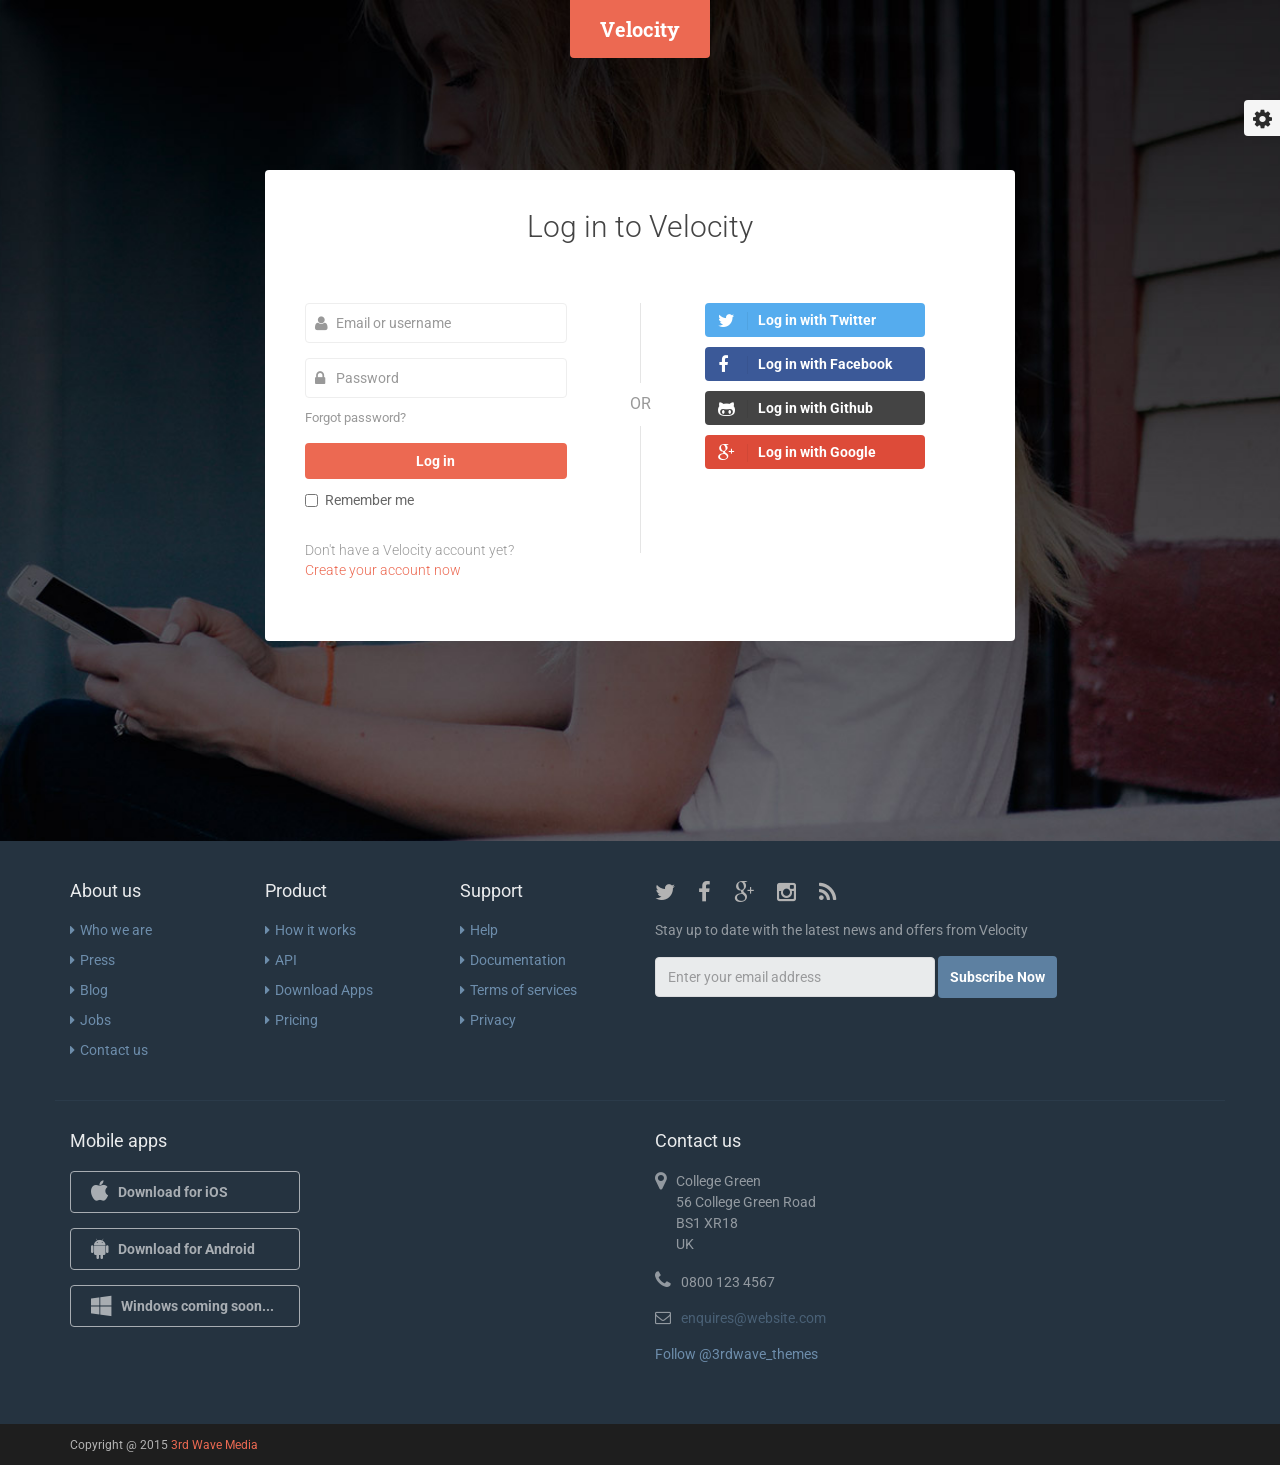
<file: login.html>
<!DOCTYPE html>
<!--[if IE 8]> <html lang="en" class="ie8"> <![endif]-->  
<!--[if IE 9]> <html lang="en" class="ie9"> <![endif]-->  
<!--[if !IE]><!--> <html lang="en"> <!--<![endif]-->  
<head>
    <title>Responsive website template for products</title>
    <!-- Meta -->
    <meta charset="utf-8">
    <meta http-equiv="X-UA-Compatible" content="IE=edge">
    <meta name="viewport" content="width=device-width, initial-scale=1.0">
    <meta name="description" content="">
    <meta name="author" content="">    
    <link rel="shortcut icon" href="favicon.ico">  
    <link href='http://fonts.googleapis.com/css?family=Roboto:400,400italic,500,500italic,700,700italic,900,900italic,300italic,300' rel='stylesheet' type='text/css'> 
    <link href='http://fonts.googleapis.com/css?family=Roboto+Slab:400,700,300,100' rel='stylesheet' type='text/css'>
    <!-- Global CSS -->
    <link rel="stylesheet" href="assets/plugins/bootstrap/css/bootstrap.min.css">   
    <!-- Plugins CSS -->    
    <link rel="stylesheet" href="assets/plugins/font-awesome/css/font-awesome.css">
    <link rel="stylesheet" href="assets/plugins/flexslider/flexslider.css">
    <!-- Theme CSS -->
    <link id="theme-style" rel="stylesheet" href="assets/css/styles.css">
    <!-- HTML5 shim and Respond.js for IE8 support of HTML5 elements and media queries -->
    <!--[if lt IE 9]>
      <script src="https://oss.maxcdn.com/html5shiv/3.7.2/html5shiv.min.js"></script>
      <script src="https://oss.maxcdn.com/respond/1.4.2/respond.min.js"></script>
    <![endif]-->
</head> 

<body class="login-page access-page has-full-screen-bg">
    <div class="upper-wrapper">
        <!-- ******HEADER****** -->
        <header class="header">  
            <div class="container">       
                <h1 class="logo">
                    <a href="index.html"><span class="logo-icon"></span><span class="text">Velocity</span></a>
                </h1><!--//logo-->
                                     
            </div><!--//container-->
        </header><!--//header-->
        
        <!-- ******Login Section****** --> 
        <section class="login-section access-section section">
            <div class="container">
                <div class="row">
                    <div class="form-box col-md-8 col-sm-12 col-xs-12 col-md-offset-2 col-sm-offset-0 xs-offset-0">     
                        <div class="form-box-inner">
                            <h2 class="title text-center">Log in to Velocity</h2>                 
                            <div class="row">
                                <div class="form-container col-md-5 col-sm-12 col-xs-12">
                                    <form class="login-form">              
                                        <div class="form-group email">
                                            <label class="sr-only" for="login-email">Email or username</label>
                                            <input id="login-email" type="email" class="form-control login-email" placeholder="Email or username">
                                        </div><!--//form-group-->
                                        <div class="form-group password">
                                            <label class="sr-only" for="login-password">Password</label>
                                            <input id="login-password" type="password" class="form-control login-password" placeholder="Password">
                                            <p class="forgot-password"><a href="reset-password.html">Forgot password?</a></p>
                                        </div><!--//form-group-->
                                        <button type="submit" class="btn btn-block btn-cta-primary">Log in</button>
                                        <div class="checkbox remember">
                                            <label>
                                                <input type="checkbox"> Remember me
                                            </label>
                                        </div><!--//checkbox-->
                                         <p class="lead">Don't have a Velocity account yet? <br /><a class="signup-link" href="signup.html">Create your account now</a></p>  
                                    </form>
                                </div><!--//form-container-->
                                <div class="social-btns col-md-5 col-sm-12 col-xs-12 col-md-offset-1 col-sm-offset-0 col-sm-offset-0">  
                                    <div class="divider"><span>Or</span></div>                      
                                    <ul class="list-unstyled social-login">
                                        <li><button class="twitter-btn btn" type="button"><i class="fa fa-twitter"></i>Log in with Twitter</button></li>
                                        <li><button class="facebook-btn btn" type="button"><i class="fa fa-facebook"></i>Log in with Facebook</button></li>
                                        <li><button class="github-btn btn" type="button"><i class="fa fa-github-alt"></i>Log in with Github</button></li>
                                        <li><button class="google-btn btn" type="button"><i class="fa fa-google-plus"></i>Log in with Google</button></li>
                                    </ul>
                                </div><!--//social-btns-->
                            </div><!--//row-->
                        </div><!--//form-box-inner-->
                    </div><!--//form-box-->
                </div><!--//row-->
            </div><!--//container-->
        </section><!--//contact-section-->
    </div><!--//upper-wrapper-->
    
    <!-- ******FOOTER****** --> 
    <footer class="footer">
        <div class="footer-content">
            <div class="container">
                <div class="row">                    
                    <div class="footer-col links col-md-2 col-sm-4 col-xs-12">
                        <div class="footer-col-inner">
                            <h3 class="title">About us</h3>
                            <ul class="list-unstyled">
                                <li><a href="#"><i class="fa fa-caret-right"></i>Who we are</a></li>
                                <li><a href="#"><i class="fa fa-caret-right"></i>Press</a></li>
                                <li><a href="#"><i class="fa fa-caret-right"></i>Blog</a></li>
                                <li><a href="#"><i class="fa fa-caret-right"></i>Jobs</a></li>
                                <li><a href="#"><i class="fa fa-caret-right"></i>Contact us</a></li>
                            </ul>
                        </div><!--//footer-col-inner-->
                    </div><!--//foooter-col-->    
                    <div class="footer-col links col-md-2 col-sm-4 col-xs-12">
                        <div class="footer-col-inner">
                            <h3 class="title">Product</h3>
                            <ul class="list-unstyled">
                                <li><a href="#"><i class="fa fa-caret-right"></i>How it works</a></li>
                                <li><a href="#"><i class="fa fa-caret-right"></i>API</a></li>
                                <li><a href="#"><i class="fa fa-caret-right"></i>Download Apps</a></li>
                                <li><a href="#"><i class="fa fa-caret-right"></i>Pricing</a></li>
                            </ul>
                        </div><!--//footer-col-inner-->
                    </div><!--//foooter-col-->              
                    <div class="footer-col links col-md-2 col-sm-4 col-xs-12 sm-break">
                        <div class="footer-col-inner">
                            <h3 class="title">Support</h3>
                            <ul class="list-unstyled">
                                <li><a href="#"><i class="fa fa-caret-right"></i>Help</a></li>
                                <li><a href="#"><i class="fa fa-caret-right"></i>Documentation</a></li>
                                <li><a href="#"><i class="fa fa-caret-right"></i>Terms of services</a></li>
                                <li><a href="#"><i class="fa fa-caret-right"></i>Privacy</a></li>
                            </ul>
                        </div><!--//footer-col-inner-->            
                    </div><!--//foooter-col-->   
                    <div class="footer-col connect col-md-6 col-sm-12 col-xs-12">
                        <div class="footer-col-inner">
                            <ul class="social list-inline">
                                <li><a href="https://twitter.com/3rdwave_themes" target="_blank"><i class="fa fa-twitter"></i></a></li>
                                <li><a href="#"><i class="fa fa-facebook"></i></a></li>
                                <li><a href="#"><i class="fa fa-google-plus"></i></a></li>
                                <li><a href="#"><i class="fa fa-instagram"></i></a></li>        
                                <li class="row-end"><a href="#"><i class="fa fa-rss"></i></a></li>             
                            </ul>
                            <div class="form-container">
                                <p class="intro">Stay up to date with the latest news and offers from Velocity</p>
                                <form class="signup-form navbar-form">
                                    <div class="form-group">
                                        <input type="text" class="form-control" placeholder="Enter your email address">
                                    </div>   
                                    <button type="submit" class="btn btn-cta btn-cta-primary">Subscribe Now</button>                                 
                                </form>                               
                            </div><!--//subscription-form-->
                        </div><!--//footer-col-inner-->
                    </div><!--//foooter-col-->
                    <div class="clearfix"></div> 
                </div><!--//row-->
                <div class="row has-divider">
                    <div class="footer-col download col-md-6 col-sm-12 col-xs-12">
                        <div class="footer-col-inner">
                            <h3 class="title">Mobile apps</h3>
                            <ul class="list-unstyled download-list">
                                <li><a class="btn btn-ghost" href="#"><i class="fa fa-apple"></i><span class="text">Download for iOS</span> </a></li>
                                <li><a class="btn btn-ghost" href="#"><i class="fa fa-android"></i><span class="text">Download for Android</span></a></li>
                                <li><a class="btn btn-ghost" href="#"><i class="fa fa-windows"></i><span class="text">Windows coming soon...</span></a></li>
                            </ul>
                        </div><!--//footer-col-inner-->
                    </div><!--//download-->
                    <div class="footer-col contact col-md-6 col-sm-12 col-xs-12">
                        <div class="footer-col-inner">
                            <h3 class="title">Contact us</h3>                          
                            <p class="adr clearfix">
                                <i class="fa fa-map-marker pull-left"></i>        
                                <span class="adr-group pull-left">       
                                    <span class="street-address">College Green</span><br>
                                    <span class="region">56 College Green Road</span><br>
                                    <span class="postal-code">BS1 XR18</span><br>
                                    <span class="country-name">UK</span>
                                </span>
                            </p>
                            <p class="tel"><i class="fa fa-phone"></i>0800 123 4567</p>
                            <p class="email"><i class="fa fa-envelope-o"></i><a href="#">enquires@website.com</a></p> 
                            <a href="https://twitter.com/3rdwave_themes" class="twitter-follow-button" data-show-count="false">Follow @3rdwave_themes</a>
<script>!function(d,s,id){var js,fjs=d.getElementsByTagName(s)[0],p=/^http:/.test(d.location)?'http':'https';if(!d.getElementById(id)){js=d.createElement(s);js.id=id;js.src=p+'://platform.twitter.com/widgets.js';fjs.parentNode.insertBefore(js,fjs);}}(document, 'script', 'twitter-wjs');</script>                        
                        </div><!--//footer-col-inner-->
                    </div><!--//contact-->
                </div>
            </div><!--//container-->
        </div><!--//footer-content-->
        <div class="bottom-bar">
            <div class="container">
                <small class="copyright">Copyright @ 2015 <a href="http://themes.3rdwavemedia.com/" target="_blank">3rd Wave Media</a></small>                
            </div><!--//container-->
        </div><!--//bottom-bar-->
    </footer><!--//footer-->
    
    <!-- *****CONFIGURE STYLE****** -->  
    <div class="config-wrapper">
        <div class="config-wrapper-inner">
            <a id="config-trigger" class="config-trigger" href="#"><i class="fa fa-cog"></i></a>
            <div id="config-panel" class="config-panel">
                <h5>Choose Colour</h5>
                <ul id="color-options" class="list-unstyled list-inline">
                    <li class="theme-1 active" ><a data-style="assets/css/styles.css" href="#"></a></li>
                    <li class="theme-2"><a data-style="assets/css/styles-2.css" href="#"></a></li>
                    <li class="theme-3"><a data-style="assets/css/styles-3.css" href="#"></a></li>
                    <li class="theme-4"><a data-style="assets/css/styles-4.css" href="#"></a></li>                   
                    <li class="theme-5"><a data-style="assets/css/styles-5.css" href="#"></a></li>                     
                    <li class="theme-6"><a data-style="assets/css/styles-6.css" href="#"></a></li>
                    <li class="theme-7"><a data-style="assets/css/styles-7.css" href="#"></a></li>
                    <li class="theme-8"><a data-style="assets/css/styles-8.css" href="#"></a></li>                    
                    <li class="theme-9"><a data-style="assets/css/styles-9.css" href="#"></a></li>
                    <li class="theme-10"><a data-style="assets/css/styles-10.css" href="#"></a></li>
                </ul><!--//color-options-->
                <a id="config-close" class="close" href="#"><i class="fa fa-times-circle"></i></a>
            </div><!--//configure-panel-->
        </div><!--//config-wrapper-inner-->
    </div><!--//config-wrapper-->
 
    <!-- Javascript -->          
    <script type="text/javascript" src="assets/plugins/jquery-1.11.2.min.js"></script>
    <script type="text/javascript" src="assets/plugins/jquery-migrate-1.2.1.min.js"></script>
    <script type="text/javascript" src="assets/plugins/bootstrap/js/bootstrap.min.js"></script> 
    <script type="text/javascript" src="assets/plugins/bootstrap-hover-dropdown.min.js"></script>
    <script type="text/javascript" src="assets/plugins/back-to-top.js"></script>
    <script type="text/javascript" src="assets/plugins/jquery-placeholder/jquery.placeholder.js"></script>
    <script type="text/javascript" src="assets/plugins/FitVids/jquery.fitvids.js"></script>
    <script type="text/javascript" src="assets/plugins/flexslider/jquery.flexslider-min.js"></script> 
    <script type="text/javascript" src="assets/js/main.js"></script>
    
            
</body>
</html>
</file>
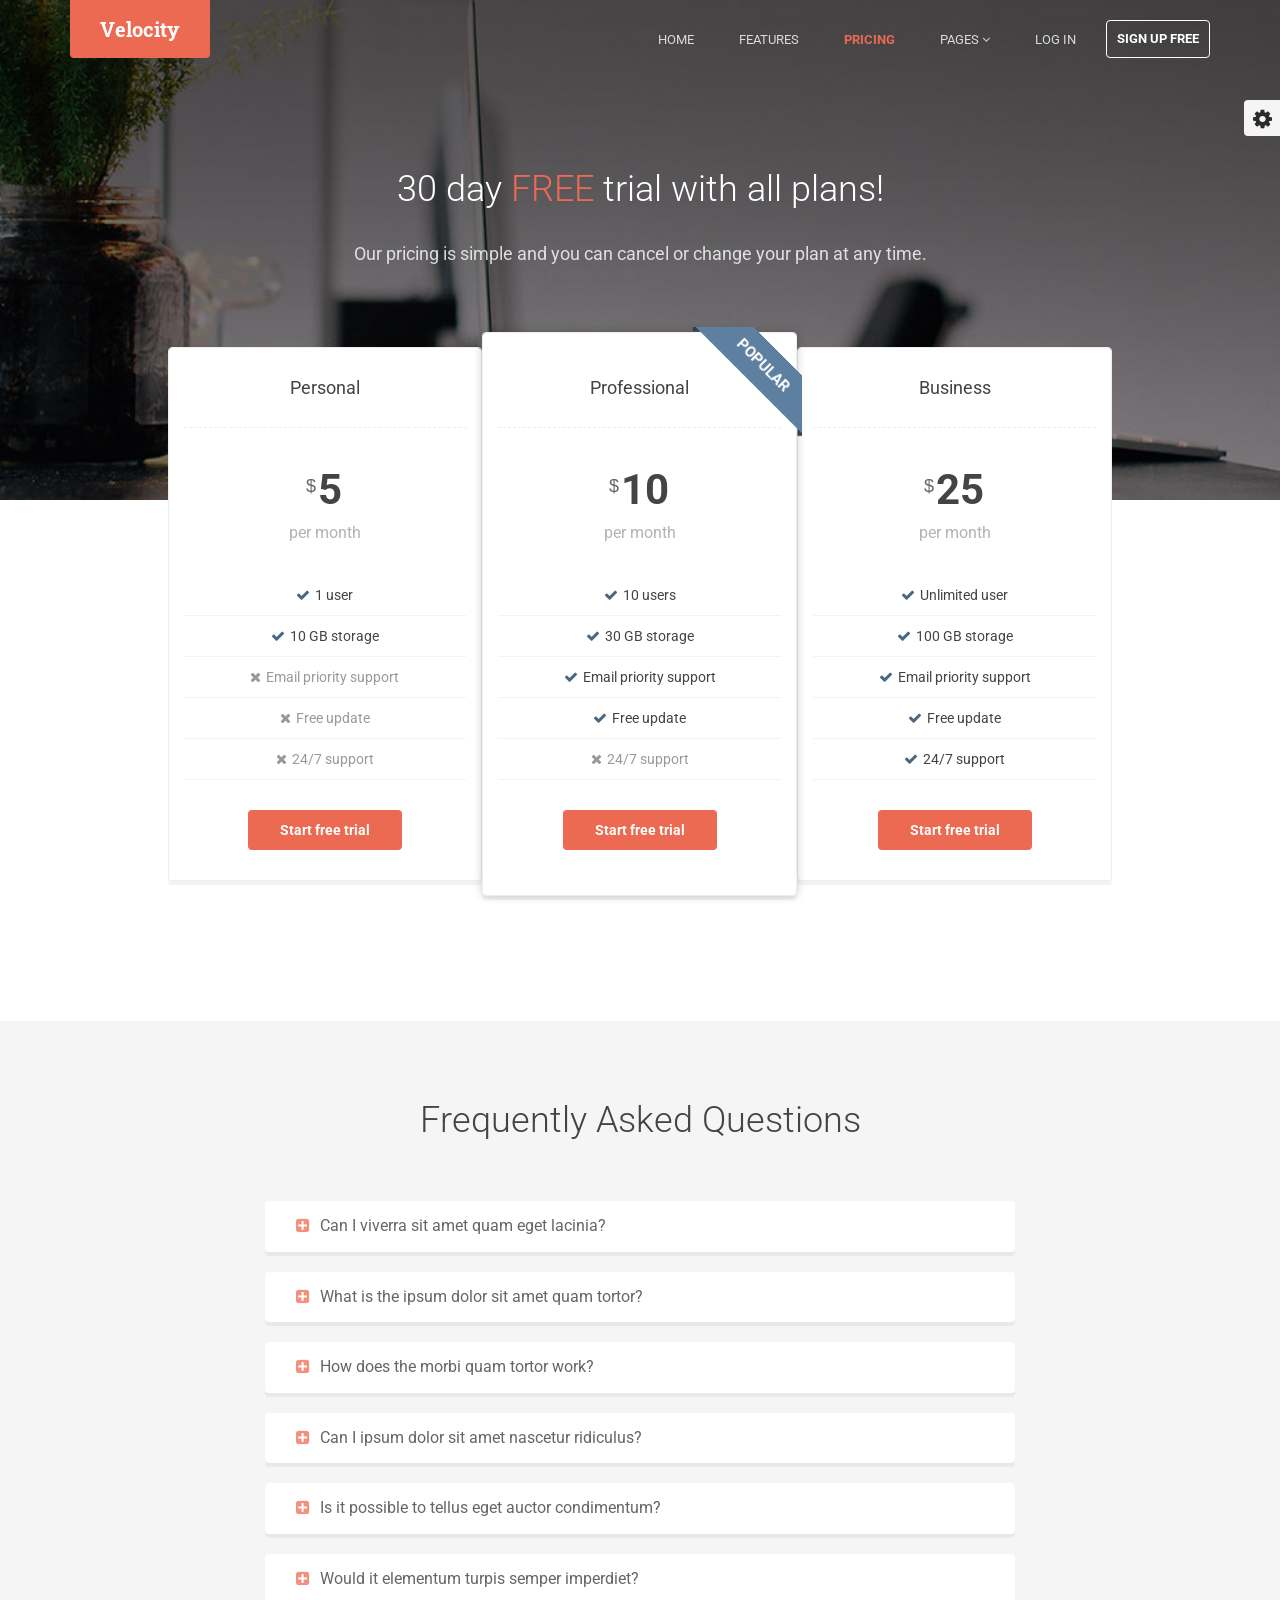
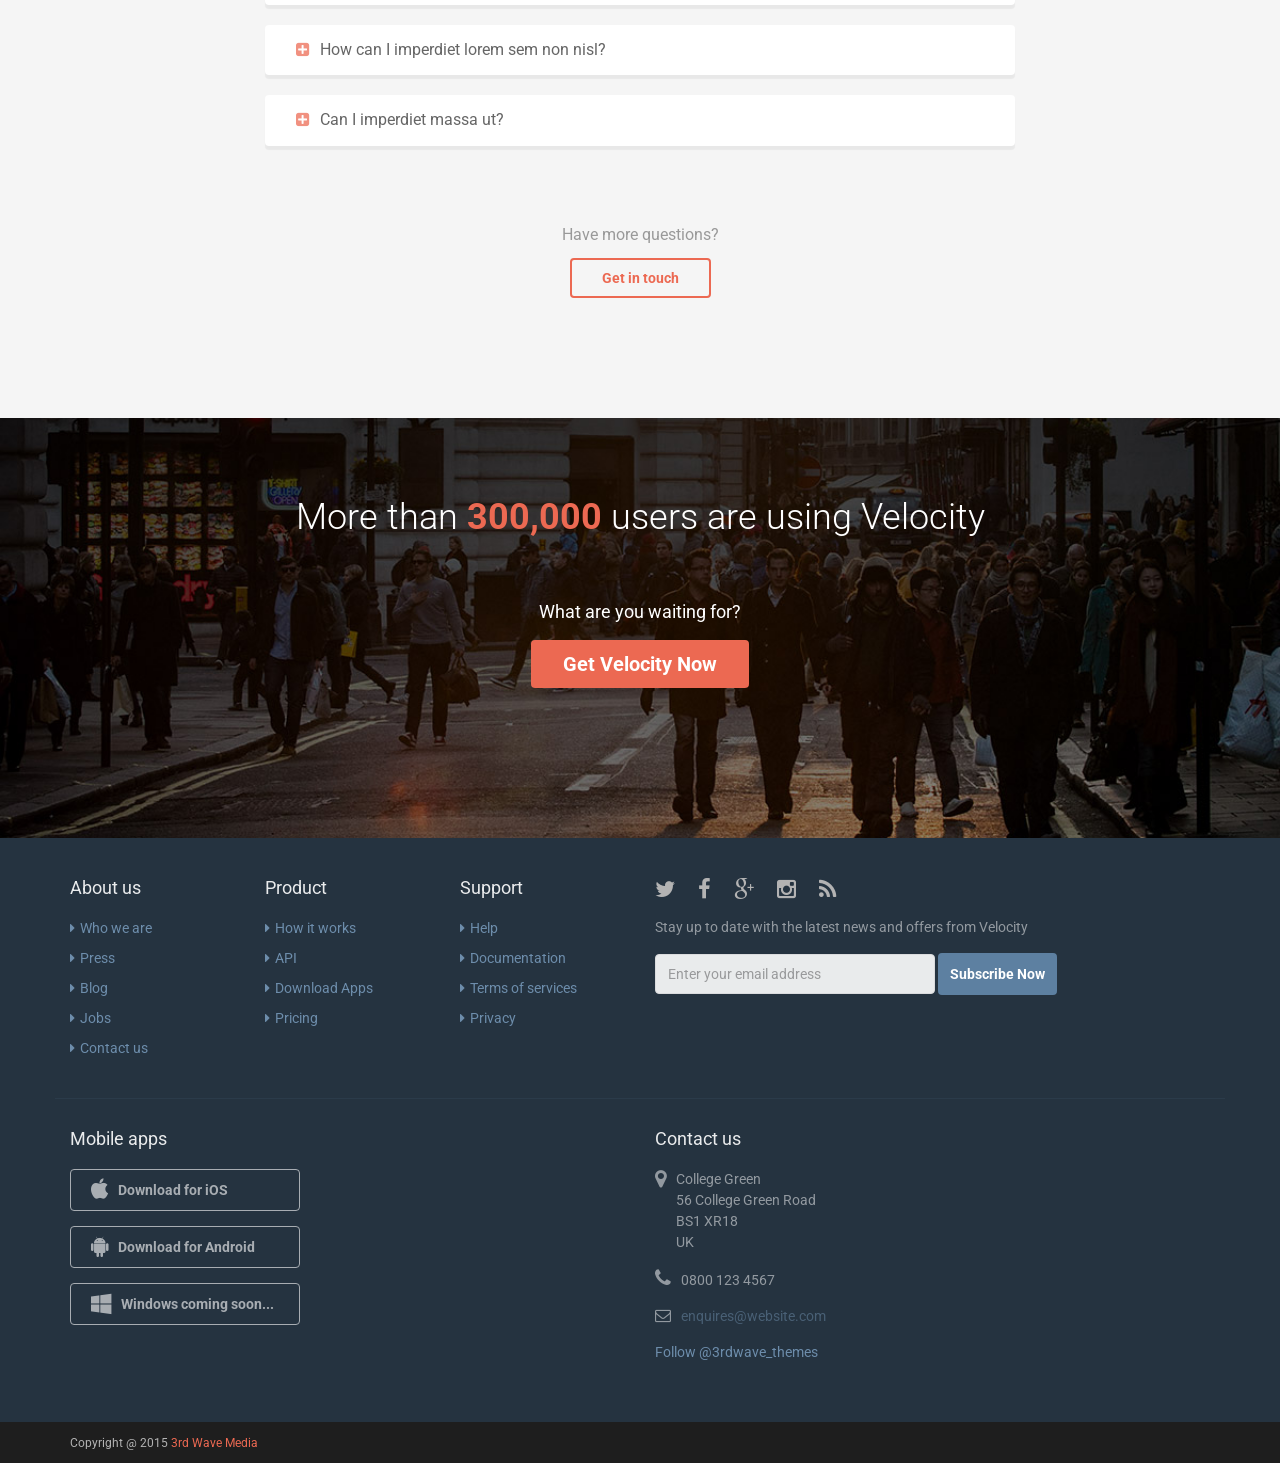
<file: pricing.html>
<!DOCTYPE html>
<!--[if IE 8]> <html lang="en" class="ie8"> <![endif]-->  
<!--[if IE 9]> <html lang="en" class="ie9"> <![endif]-->  
<!--[if !IE]><!--> <html lang="en"> <!--<![endif]-->  
<head>
    <title>Responsive website template for products</title>
    <!-- Meta -->
    <meta charset="utf-8">
    <meta http-equiv="X-UA-Compatible" content="IE=edge">
    <meta name="viewport" content="width=device-width, initial-scale=1.0">
    <meta name="description" content="">
    <meta name="author" content="">    
    <link rel="shortcut icon" href="favicon.ico">  
    <link href='http://fonts.googleapis.com/css?family=Roboto:400,400italic,500,500italic,700,700italic,900,900italic,300italic,300' rel='stylesheet' type='text/css'> 
    <link href='http://fonts.googleapis.com/css?family=Roboto+Slab:400,700,300,100' rel='stylesheet' type='text/css'>
    <!-- Global CSS -->
    <link rel="stylesheet" href="assets/plugins/bootstrap/css/bootstrap.min.css">   
    <!-- Plugins CSS -->    
    <link rel="stylesheet" href="assets/plugins/font-awesome/css/font-awesome.css">
    <link rel="stylesheet" href="assets/plugins/flexslider/flexslider.css">
    <!-- Theme CSS -->
    <link id="theme-style" rel="stylesheet" href="assets/css/styles.css">
    <!-- HTML5 shim and Respond.js for IE8 support of HTML5 elements and media queries -->
    <!--[if lt IE 9]>
      <script src="https://oss.maxcdn.com/html5shiv/3.7.2/html5shiv.min.js"></script>
      <script src="https://oss.maxcdn.com/respond/1.4.2/respond.min.js"></script>
    <![endif]-->
</head> 

<body class="pricing-page">  
    <!-- ******HEADER****** --> 
    <header id="header" class="header">  
        <div class="container">       
            <h1 class="logo">
                <a href="index.html"><span class="logo-icon"></span><span class="text">Velocity</span></a>
            </h1><!--//logo-->
            <nav class="main-nav navbar-right" role="navigation">
                <div class="navbar-header">
                    <button class="navbar-toggle" type="button" data-toggle="collapse" data-target="#navbar-collapse">
                        <span class="sr-only">Toggle navigation</span>
                        <span class="icon-bar"></span>
                        <span class="icon-bar"></span>
                        <span class="icon-bar"></span>
                    </button><!--//nav-toggle-->
                </div><!--//navbar-header-->
                <div id="navbar-collapse" class="navbar-collapse collapse">
                    <ul class="nav navbar-nav">
                        <li class="nav-item"><a href="index.html">Home</a></li>
                        <li class="nav-item"><a href="features.html">Features</a></li>
                        <li class="active nav-item"><a href="pricing.html">Pricing</a></li>
                        <li class="nav-item dropdown">
                            <a class="dropdown-toggle" data-toggle="dropdown" data-hover="dropdown" data-delay="0" data-close-others="false" href="#">Pages <i class="fa fa-angle-down"></i></a>
                            <ul class="dropdown-menu">
                                <li><a href="download.html">Download Apps</a></li>
                                <li><a href="blog.html">Blog</a></li>
                                <li><a href="blog-single.html">Blog Single</a></li>
                                <li><a href="blog-category.html">Blog Category</a></li>
                                <li><a href="blog-archive.html">Blog Archive</a></li>
                                <li><a href="about.html">About Us</a></li>
                                <li><a href="contact.html">Contact</a></li>                   
                            </ul>                            
                        </li><!--//dropdown-->                         
                        <li class="nav-item"><a href="login.html">Log in</a></li>
                        <li class="nav-item nav-item-cta last"><a class="btn btn-cta btn-cta-secondary" href="signup.html">Sign Up Free</a></li>
                    </ul><!--//nav-->
                </div><!--//navabr-collapse-->
            </nav><!--//main-nav-->                     
        </div><!--//container-->
    </header><!--//header-->
    
    <div class="headline-bg pricing-headline-bg">
    </div><!--//headline-bg-->
    
    <!-- ******Pricing Section****** -->
    <section class="pricing section section-on-bg">
        <div class="container">
            <h2 class="title text-center">30 day <span class="highlight">FREE</span> trial with all plans!</h2>
            <p class="intro text-center">Our pricing is simple and you can cancel or change your plan at any time.</p>
             <div class="price-cols row">
                <div class="items-wrapper col-md-10 col-sm-12 col-xs-12 col-md-offset-1 col-sm-offset-0 col-xs-offset-0">
                    <div class="item price-1 col-md-4 col-sm-4 col-xs-12 text-center">
                        <div class="item-inner">
                            <div class="heading">
                            <h3 class="title">Personal</h3>
                                <p class="price-figure"><span class="price-figure-inner"><span class="currency">$</span><span class="number">5</span><br /><span class="unit"> per month</span></span></p>
                            </div>
                            <div class="content">
                                <ul class="list-unstyled feature-list">
                                    <li><i class="fa fa-check"></i>1 user</li>
                                    <li><i class="fa fa-check"></i>10 GB storage</li>
                                    <li class="disabled"><i class="fa fa-times"></i>Email priority support</li>
                                    <li class="disabled"><i class="fa fa-times"></i>Free update</li>
                                    <li class="disabled"><i class="fa fa-times"></i>24/7 support</li>
                                </ul>
                                <a class="btn btn-cta btn-cta-primary" href="signup.html">Start free trial</a>
   
                            </div><!--//content-->
                        </div><!--//item-inner-->
                    </div><!--//item--> 
                    
                    <div class="item price-2 col-md-4 col-sm-4 col-xs-12 text-center best-buy">
                        <div class="item-inner">
                            <div class="heading">
                            <h3 class="title">Professional</h3>
                                <p class="price-figure"><span class="price-figure-inner"><span class="currency">$</span><span class="number">10</span><br /><span class="unit">per month</span></span></p>
                            </div>
                            <div class="content">
                                <ul class="list-unstyled feature-list">
                                    <li><i class="fa fa-check"></i>10 users</li>
                                    <li><i class="fa fa-check"></i>30 GB storage</li>
                                    <li><i class="fa fa-check"></i>Email priority support</li>
                                    <li><i class="fa fa-check"></i>Free update</li>
                                    <li class="disabled"><i class="fa fa-times"></i>24/7 support</li>
                                    
                                </ul>
                                <a class="btn btn-cta btn-cta-primary" href="signup.html">Start free trial</a>
                            </div><!--//content-->
                            <div class="ribbon">
                                <div class="text">Popular</div>
                            </div><!--//ribbon-->
                        </div><!--//item-inner-->
                    </div><!--//item-->  
                    
                    <div class="item price-3 col-md-4 col-sm-4 col-xs-12 text-center">
                        <div class="item-inner">
                            <div class="heading">
                                <h3 class="title">Business</h3>
                                <p class="price-figure"><span class="price-figure-inner"><span class="currency">$</span><span class="number">25</span><br /><span class="unit">per month</span></span></p>
                            </div>
                            <div class="content">
                                <ul class="list-unstyled feature-list">
                                    <li><i class="fa fa-check"></i>Unlimited user</li>
                                    <li><i class="fa fa-check"></i>100 GB storage</li>
                                    <li><i class="fa fa-check"></i>Email priority support</li>
                                    <li><i class="fa fa-check"></i>Free update</li>
                                    <li><i class="fa fa-check"></i>24/7 support</li>                                  
                                </ul>
                                <a class="btn btn-cta btn-cta-primary" href="signup.html">Start free trial</a>
                                
                            </div><!--//content-->
                        </div><!--//item-inner-->
                    </div><!--//item-->  
                </div><!--//items-wrapper-->                   
            </div><!--//row-->
        </div><!--//container-->
    </section><!--//pricing-->
    
    <!-- ******FAQ Section****** --> 
    <section class="faq section has-bg-color">
        <div class="container">
            <h2 class="title text-center">Frequently Asked Questions</h2>
            <div class="row">
                <div class="col-md-8 col-sm-10 col-xs-12 col-md-offset-2 col-sm-offset-1 col-xs-offset-0">
                    <div class="panel">
                        <div class="panel-heading">
                            <h4 class="panel-title"><a data-parent="#accordion"
                            data-toggle="collapse" class="panel-toggle" href="#faq1"><i class="fa fa-plus-square"></i>Can I viverra sit amet quam eget lacinia?</a></h4>
                        </div>
            
                        <div class="panel-collapse collapse" id="faq1">
                            <div class="panel-body">
                                Anim pariatur cliche reprehenderit, enim eiusmod high life
                                accusamus terry richardson ad squid. 3 wolf moon officia
                                aute, non cupidatat skateboard dolor brunch. Food truck
                                quinoa nesciunt laborum eiusmod. Brunch 3 wolf moon tempor,
                                sunt aliqua put a bird on it squid single-origin coffee
                                nulla assumenda shoreditch et. Nihil anim keffiyeh
                                helvetica, craft beer labore wes anderson cred nesciunt
                                sapiente ea proident. Ad vegan excepteur butcher vice lomo.
                                Leggings occaecat craft beer farm-to-table, raw denim
                                aesthetic synth nesciunt you probably haven't heard of them
                                accusamus labore sustainable VHS.
                            </div>
                        </div>
                    </div><!--//panel-->
            
                    <div class="panel">
                        <div class="panel-heading">
                            <h4 class="panel-title"><a data-parent="#accordion"
                            data-toggle="collapse" class="panel-toggle" href="#faq2"><i class="fa fa-plus-square"></i>What is the ipsum dolor sit amet quam tortor?</a></h4>
                        </div>
            
                        <div class="panel-collapse collapse" id="faq2">
                            <div class="panel-body">
                                Anim pariatur cliche reprehenderit, enim eiusmod high life
                                accusamus terry richardson ad squid. 3 wolf moon officia
                                aute, non cupidatat skateboard dolor brunch. Food truck
                                quinoa nesciunt laborum eiusmod. Brunch 3 wolf moon tempor,
                                sunt aliqua put a bird on it squid single-origin coffee
                                nulla assumenda shoreditch et. Nihil anim keffiyeh
                                helvetica, craft beer labore wes anderson cred nesciunt
                                sapiente ea proident. Ad vegan excepteur butcher vice lomo.
                                Leggings occaecat craft beer farm-to-table, raw denim
                                aesthetic synth nesciunt you probably haven't heard of them
                                accusamus labore sustainable VHS.
                            </div>
                        </div>
                    </div><!--//panel-->
            
                    <div class="panel">
                        <div class="panel-heading">
                            <h4 class="panel-title"><a data-parent="#accordion"
                            data-toggle="collapse" class="panel-toggle" href="#faq3"><i class="fa fa-plus-square"></i>How does the morbi quam tortor work?</a></h4>
                        </div>
            
                        <div class="panel-collapse collapse" id="faq3">
                            <div class="panel-body">
                                Anim pariatur cliche reprehenderit, enim eiusmod high life
                                accusamus terry richardson ad squid. 3 wolf moon officia
                                aute, non cupidatat skateboard dolor brunch. Food truck
                                quinoa nesciunt laborum eiusmod. Brunch 3 wolf moon tempor,
                                sunt aliqua put a bird on it squid single-origin coffee
                                nulla assumenda shoreditch et. Nihil anim keffiyeh
                                helvetica, craft beer labore wes anderson cred nesciunt
                                sapiente ea proident. Ad vegan excepteur butcher vice lomo.
                                Leggings occaecat craft beer farm-to-table, raw denim
                                aesthetic synth nesciunt you probably haven't heard of them
                                accusamus labore sustainable VHS.
                            </div>
                        </div>
                    </div><!--//panel-->
                    
                    <div class="panel">
                        <div class="panel-heading">
                            <h4 class="panel-title"><a data-parent="#accordion"
                            data-toggle="collapse" class="panel-toggle" href="#faq4"><i class="fa fa-plus-square"></i>Can I ipsum dolor sit amet nascetur ridiculus?</a></h4>
                        </div>
            
                        <div class="panel-collapse collapse" id="faq4">
                            <div class="panel-body">
                                Anim pariatur cliche reprehenderit, enim eiusmod high life
                                accusamus terry richardson ad squid. 3 wolf moon officia
                                aute, non cupidatat skateboard dolor brunch. Food truck
                                quinoa nesciunt laborum eiusmod. Brunch 3 wolf moon tempor,
                                sunt aliqua put a bird on it squid single-origin coffee
                                nulla assumenda shoreditch et. Nihil anim keffiyeh
                                helvetica, craft beer labore wes anderson cred nesciunt
                                sapiente ea proident. Ad vegan excepteur butcher vice lomo.
                                Leggings occaecat craft beer farm-to-table, raw denim
                                aesthetic synth nesciunt you probably haven't heard of them
                                accusamus labore sustainable VHS.
                            </div>
                        </div>
                    </div><!--//panel--> 
                    
                    <div class="panel">
                        <div class="panel-heading">
                            <h4 class="panel-title"><a data-parent="#accordion"
                            data-toggle="collapse" class="panel-toggle" href="#faq5"><i class="fa fa-plus-square"></i>Is it possible to tellus eget auctor condimentum?</a></h4>
                        </div>
            
                        <div class="panel-collapse collapse" id="faq5">
                            <div class="panel-body">
                                Anim pariatur cliche reprehenderit, enim eiusmod high life
                                accusamus terry richardson ad squid. 3 wolf moon officia
                                aute, non cupidatat skateboard dolor brunch. Food truck
                                quinoa nesciunt laborum eiusmod. Brunch 3 wolf moon tempor,
                                sunt aliqua put a bird on it squid single-origin coffee
                                nulla assumenda shoreditch et. Nihil anim keffiyeh
                                helvetica, craft beer labore wes anderson cred nesciunt
                                sapiente ea proident. Ad vegan excepteur butcher vice lomo.
                                Leggings occaecat craft beer farm-to-table, raw denim
                                aesthetic synth nesciunt you probably haven't heard of them
                                accusamus labore sustainable VHS.
                            </div>
                        </div>
                    </div><!--//panel-->
                    
                    <div class="panel">
                        <div class="panel-heading">
                            <h4 class="panel-title"><a data-parent="#accordion"
                            data-toggle="collapse" class="panel-toggle" href="#faq6"><i class="fa fa-plus-square"></i>Would it elementum turpis semper imperdiet?</a></h4>
                        </div>
            
                        <div class="panel-collapse collapse" id="faq6">
                            <div class="panel-body">
                                Anim pariatur cliche reprehenderit, enim eiusmod high life
                                accusamus terry richardson ad squid. 3 wolf moon officia
                                aute, non cupidatat skateboard dolor brunch. Food truck
                                quinoa nesciunt laborum eiusmod. Brunch 3 wolf moon tempor,
                                sunt aliqua put a bird on it squid single-origin coffee
                                nulla assumenda shoreditch et. Nihil anim keffiyeh
                                helvetica, craft beer labore wes anderson cred nesciunt
                                sapiente ea proident. Ad vegan excepteur butcher vice lomo.
                                Leggings occaecat craft beer farm-to-table, raw denim
                                aesthetic synth nesciunt you probably haven't heard of them
                                accusamus labore sustainable VHS.
                            </div>
                        </div>
                    </div><!--//panel-->
                    
                    <div class="panel">
                        <div class="panel-heading">
                            <h4 class="panel-title"><a data-parent="#accordion"
                            data-toggle="collapse" class="panel-toggle" href="#faq7"><i class="fa fa-plus-square"></i>How can I imperdiet lorem sem non nisl?</a></h4>
                        </div>
            
                        <div class="panel-collapse collapse" id="faq7">
                            <div class="panel-body">
                                Anim pariatur cliche reprehenderit, enim eiusmod high life
                                accusamus terry richardson ad squid. 3 wolf moon officia
                                aute, non cupidatat skateboard dolor brunch. Food truck
                                quinoa nesciunt laborum eiusmod. Brunch 3 wolf moon tempor,
                                sunt aliqua put a bird on it squid single-origin coffee
                                nulla assumenda shoreditch et. Nihil anim keffiyeh
                                helvetica, craft beer labore wes anderson cred nesciunt
                                sapiente ea proident. Ad vegan excepteur butcher vice lomo.
                                Leggings occaecat craft beer farm-to-table, raw denim
                                aesthetic synth nesciunt you probably haven't heard of them
                                accusamus labore sustainable VHS.
                            </div>
                        </div>
                    </div><!--//panel-->
                    
                    <div class="panel">
                        <div class="panel-heading">
                            <h4 class="panel-title"><a data-parent="#accordion"
                            data-toggle="collapse" class="panel-toggle" href="#faq8"><i class="fa fa-plus-square"></i>Can I imperdiet massa ut?</a></h4>
                        </div>
            
                        <div class="panel-collapse collapse" id="faq8">
                            <div class="panel-body">
                                Anim pariatur cliche reprehenderit, enim eiusmod high life
                                accusamus terry richardson ad squid. 3 wolf moon officia
                                aute, non cupidatat skateboard dolor brunch. Food truck
                                quinoa nesciunt laborum eiusmod. Brunch 3 wolf moon tempor,
                                sunt aliqua put a bird on it squid single-origin coffee
                                nulla assumenda shoreditch et. Nihil anim keffiyeh
                                helvetica, craft beer labore wes anderson cred nesciunt
                                sapiente ea proident. Ad vegan excepteur butcher vice lomo.
                                Leggings occaecat craft beer farm-to-table, raw denim
                                aesthetic synth nesciunt you probably haven't heard of them
                                accusamus labore sustainable VHS.
                            </div>
                        </div>
                    </div><!--//panel-->                        
                </div>
            </div><!--//row-->
            <div class="contact-lead text-center">
                <h4 class="title">Have more questions?</h4>
                <a class="btn btn-cta btn-cta-secondary" href="contact.html">Get in touch</a>
            </div>
        </div><!--//container-->        
    </section><!--//faq-->
    
    <!-- ******CTA Section****** -->
    <section id="cta-section" class="section cta-section text-center pricing-cta-section">
        <div class="container">
           <h2 class="title">More than <span class="counting">300,000</span> users are using Velocity</h2>
           <p class="intro">What are you waiting for?</p>
           <p><a class="btn btn-cta btn-cta-primary" href="http://themes.3rdwavemedia.com/website-templates/responsive-bootstrap-theme-for-products-velocity/" target="_blank">Get Velocity Now</a></p>
        </div><!--//container-->
    </section><!--//cta-section-->
    
    <!-- ******FOOTER****** --> 
    <footer class="footer">
        <div class="footer-content">
            <div class="container">
                <div class="row">                    
                    <div class="footer-col links col-md-2 col-sm-4 col-xs-12">
                        <div class="footer-col-inner">
                            <h3 class="title">About us</h3>
                            <ul class="list-unstyled">
                                <li><a href="#"><i class="fa fa-caret-right"></i>Who we are</a></li>
                                <li><a href="#"><i class="fa fa-caret-right"></i>Press</a></li>
                                <li><a href="#"><i class="fa fa-caret-right"></i>Blog</a></li>
                                <li><a href="#"><i class="fa fa-caret-right"></i>Jobs</a></li>
                                <li><a href="#"><i class="fa fa-caret-right"></i>Contact us</a></li>
                            </ul>
                        </div><!--//footer-col-inner-->
                    </div><!--//foooter-col-->    
                    <div class="footer-col links col-md-2 col-sm-4 col-xs-12">
                        <div class="footer-col-inner">
                            <h3 class="title">Product</h3>
                            <ul class="list-unstyled">
                                <li><a href="#"><i class="fa fa-caret-right"></i>How it works</a></li>
                                <li><a href="#"><i class="fa fa-caret-right"></i>API</a></li>
                                <li><a href="#"><i class="fa fa-caret-right"></i>Download Apps</a></li>
                                <li><a href="#"><i class="fa fa-caret-right"></i>Pricing</a></li>
                            </ul>
                        </div><!--//footer-col-inner-->
                    </div><!--//foooter-col-->              
                    <div class="footer-col links col-md-2 col-sm-4 col-xs-12 sm-break">
                        <div class="footer-col-inner">
                            <h3 class="title">Support</h3>
                            <ul class="list-unstyled">
                                <li><a href="#"><i class="fa fa-caret-right"></i>Help</a></li>
                                <li><a href="#"><i class="fa fa-caret-right"></i>Documentation</a></li>
                                <li><a href="#"><i class="fa fa-caret-right"></i>Terms of services</a></li>
                                <li><a href="#"><i class="fa fa-caret-right"></i>Privacy</a></li>
                            </ul>
                        </div><!--//footer-col-inner-->            
                    </div><!--//foooter-col-->   
                    <div class="footer-col connect col-md-6 col-sm-12 col-xs-12">
                        <div class="footer-col-inner">
                            <ul class="social list-inline">
                                <li><a href="https://twitter.com/3rdwave_themes" target="_blank"><i class="fa fa-twitter"></i></a></li>
                                <li><a href="#"><i class="fa fa-facebook"></i></a></li>
                                <li><a href="#"><i class="fa fa-google-plus"></i></a></li>
                                <li><a href="#"><i class="fa fa-instagram"></i></a></li>        
                                <li class="row-end"><a href="#"><i class="fa fa-rss"></i></a></li>             
                            </ul>
                            <div class="form-container">
                                <p class="intro">Stay up to date with the latest news and offers from Velocity</p>
                                <form class="signup-form navbar-form">
                                    <div class="form-group">
                                        <input type="text" class="form-control" placeholder="Enter your email address">
                                    </div>   
                                    <button type="submit" class="btn btn-cta btn-cta-primary">Subscribe Now</button>                                 
                                </form>                               
                            </div><!--//subscription-form-->
                        </div><!--//footer-col-inner-->
                    </div><!--//foooter-col-->
                    <div class="clearfix"></div> 
                </div><!--//row-->
                <div class="row has-divider">
                    <div class="footer-col download col-md-6 col-sm-12 col-xs-12">
                        <div class="footer-col-inner">
                            <h3 class="title">Mobile apps</h3>
                            <ul class="list-unstyled download-list">
                                <li><a class="btn btn-ghost" href="#"><i class="fa fa-apple"></i><span class="text">Download for iOS</span> </a></li>
                                <li><a class="btn btn-ghost" href="#"><i class="fa fa-android"></i><span class="text">Download for Android</span></a></li>
                                <li><a class="btn btn-ghost" href="#"><i class="fa fa-windows"></i><span class="text">Windows coming soon...</span></a></li>
                            </ul>
                        </div><!--//footer-col-inner-->
                    </div><!--//download-->
                    <div class="footer-col contact col-md-6 col-sm-12 col-xs-12">
                        <div class="footer-col-inner">
                            <h3 class="title">Contact us</h3>                          
                            <p class="adr clearfix">
                                <i class="fa fa-map-marker pull-left"></i>        
                                <span class="adr-group pull-left">       
                                    <span class="street-address">College Green</span><br>
                                    <span class="region">56 College Green Road</span><br>
                                    <span class="postal-code">BS1 XR18</span><br>
                                    <span class="country-name">UK</span>
                                </span>
                            </p>
                            <p class="tel"><i class="fa fa-phone"></i>0800 123 4567</p>
                            <p class="email"><i class="fa fa-envelope-o"></i><a href="#">enquires@website.com</a></p> 
                            <a href="https://twitter.com/3rdwave_themes" class="twitter-follow-button" data-show-count="false">Follow @3rdwave_themes</a>
<script>!function(d,s,id){var js,fjs=d.getElementsByTagName(s)[0],p=/^http:/.test(d.location)?'http':'https';if(!d.getElementById(id)){js=d.createElement(s);js.id=id;js.src=p+'://platform.twitter.com/widgets.js';fjs.parentNode.insertBefore(js,fjs);}}(document, 'script', 'twitter-wjs');</script>                        
                        </div><!--//footer-col-inner-->
                    </div><!--//contact-->
                </div>
            </div><!--//container-->
        </div><!--//footer-content-->
        
        <div class="bottom-bar">
            <div class="container">
                <small class="copyright">Copyright @ 2015 <a href="http://themes.3rdwavemedia.com/" target="_blank">3rd Wave Media</a></small>                
            </div><!--//container-->
        </div><!--//bottom-bar-->
    </footer><!--//footer-->
    
    <!-- Video Modal -->
    <div class="modal modal-video" id="modal-video" tabindex="-1" role="dialog" aria-labelledby="videoModalLabel" aria-hidden="true">
        <div class="modal-dialog">
            <div class="modal-content">
                <div class="modal-header">
                    <button type="button" class="close" data-dismiss="modal" aria-hidden="true">&times;</button>
                    <h4 id="videoModalLabel" class="modal-title sr-only">Video Tour</h4>
                </div>
                <div class="modal-body">
                    <div class="video-container">
                        <iframe src="//player.vimeo.com/video/28872840?color=ffffff&amp;wmode=transparent" width="720" height="405" frameborder="0" webkitallowfullscreen mozallowfullscreen allowfullscreen></iframe>
                    </div><!--//video-container-->
                </div><!--//modal-body-->
            </div><!--//modal-content-->
        </div><!--//modal-dialog-->
    </div><!--//modal-->
    
    <!-- *****CONFIGURE STYLE****** -->  
    <div class="config-wrapper">
        <div class="config-wrapper-inner">
            <a id="config-trigger" class="config-trigger" href="#"><i class="fa fa-cog"></i></a>
            <div id="config-panel" class="config-panel">
                <h5>Choose Colour</h5>
                <ul id="color-options" class="list-unstyled list-inline">
                    <li class="theme-1 active" ><a data-style="assets/css/styles.css" href="#"></a></li>
                    <li class="theme-2"><a data-style="assets/css/styles-2.css" href="#"></a></li>
                    <li class="theme-3"><a data-style="assets/css/styles-3.css" href="#"></a></li>
                    <li class="theme-4"><a data-style="assets/css/styles-4.css" href="#"></a></li>                   
                    <li class="theme-5"><a data-style="assets/css/styles-5.css" href="#"></a></li>                     
                    <li class="theme-6"><a data-style="assets/css/styles-6.css" href="#"></a></li>
                    <li class="theme-7"><a data-style="assets/css/styles-7.css" href="#"></a></li>
                    <li class="theme-8"><a data-style="assets/css/styles-8.css" href="#"></a></li>                    
                    <li class="theme-9"><a data-style="assets/css/styles-9.css" href="#"></a></li>
                    <li class="theme-10"><a data-style="assets/css/styles-10.css" href="#"></a></li>
                </ul><!--//color-options-->
                <a id="config-close" class="close" href="#"><i class="fa fa-times-circle"></i></a>
            </div><!--//configure-panel-->
        </div><!--//config-wrapper-inner-->
    </div><!--//config-wrapper-->
 
    <!-- Javascript -->          
    <script type="text/javascript" src="assets/plugins/jquery-1.11.2.min.js"></script>
    <script type="text/javascript" src="assets/plugins/jquery-migrate-1.2.1.min.js"></script>
    <script type="text/javascript" src="assets/plugins/bootstrap/js/bootstrap.min.js"></script> 
    <script type="text/javascript" src="assets/plugins/bootstrap-hover-dropdown.min.js"></script>
    <script type="text/javascript" src="assets/plugins/back-to-top.js"></script>
    <script type="text/javascript" src="assets/plugins/jquery-placeholder/jquery.placeholder.js"></script>
    <script type="text/javascript" src="assets/plugins/FitVids/jquery.fitvids.js"></script>  
    <script type="text/javascript" src="assets/plugins/flexslider/jquery.flexslider-min.js"></script> 
    <script type="text/javascript" src="assets/js/main.js"></script>
    
            
</body>
</html>
</file>
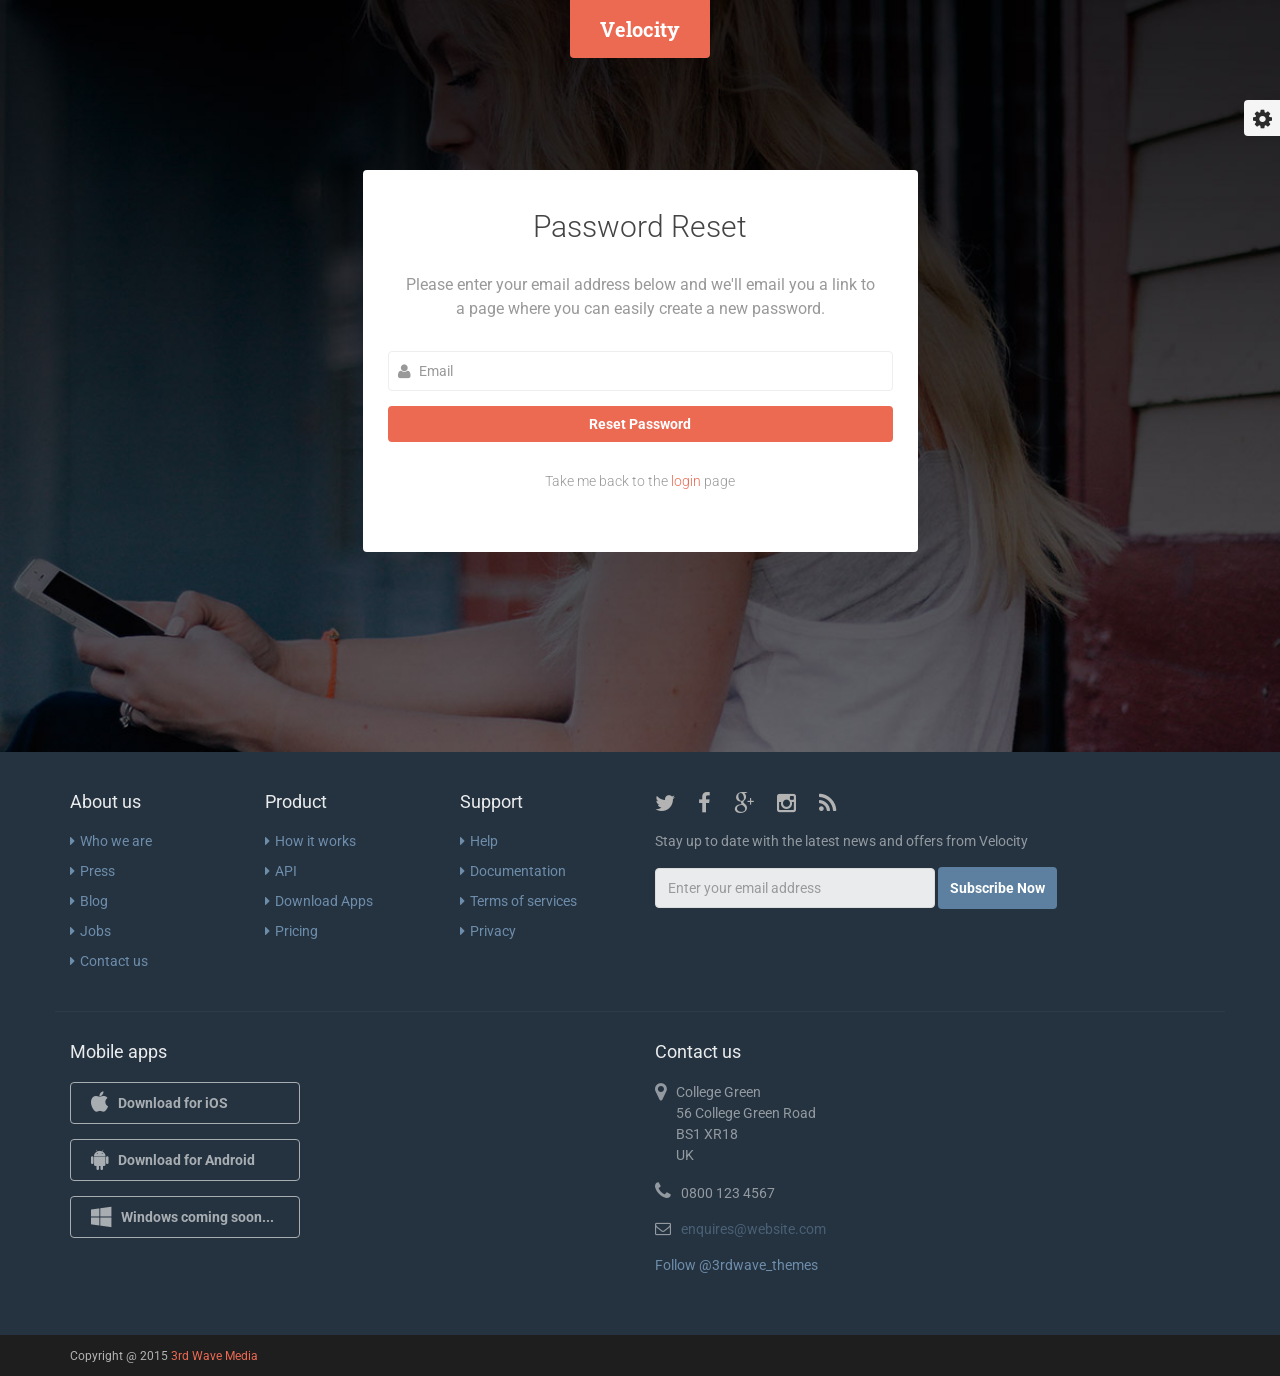
<file: reset-password.html>
<!DOCTYPE html>
<!--[if IE 8]> <html lang="en" class="ie8"> <![endif]-->  
<!--[if IE 9]> <html lang="en" class="ie9"> <![endif]-->  
<!--[if !IE]><!--> <html lang="en"> <!--<![endif]-->  
<head>
    <title>Responsive website template for products</title>
    <!-- Meta -->
    <meta charset="utf-8">
    <meta http-equiv="X-UA-Compatible" content="IE=edge">
    <meta name="viewport" content="width=device-width, initial-scale=1.0">
    <meta name="description" content="">
    <meta name="author" content="">    
    <link rel="shortcut icon" href="favicon.ico">  
    <link href='http://fonts.googleapis.com/css?family=Roboto:400,400italic,500,500italic,700,700italic,900,900italic,300italic,300' rel='stylesheet' type='text/css'> 
    <link href='http://fonts.googleapis.com/css?family=Roboto+Slab:400,700,300,100' rel='stylesheet' type='text/css'>
    <!-- Global CSS -->
    <link rel="stylesheet" href="assets/plugins/bootstrap/css/bootstrap.min.css">   
    <!-- Plugins CSS -->    
    <link rel="stylesheet" href="assets/plugins/font-awesome/css/font-awesome.css">
    <link rel="stylesheet" href="assets/plugins/flexslider/flexslider.css">
    <!-- Theme CSS -->
    <link id="theme-style" rel="stylesheet" href="assets/css/styles.css">
    <!-- HTML5 shim and Respond.js for IE8 support of HTML5 elements and media queries -->
    <!--[if lt IE 9]>
      <script src="https://oss.maxcdn.com/html5shiv/3.7.2/html5shiv.min.js"></script>
      <script src="https://oss.maxcdn.com/respond/1.4.2/respond.min.js"></script>
    <![endif]-->
</head> 

<body class="resetpass-page access-page has-full-screen-bg">
    <div class="upper-wrapper">
        <!-- ******HEADER****** -->
        <header class="header">  
            <div class="container">       
                <h1 class="logo">
                    <a href="index.html"><span class="logo-icon"></span><span class="text">Velocity</span></a>
                </h1><!--//logo-->
                                     
            </div><!--//container-->
        </header><!--//header-->
        
        <!-- ******resetpass Section****** --> 
        <section class="resetpass-section access-section section">
            <div class="container">
                <div class="row">
                    <div class="form-box col-md-6 col-sm-8 col-xs-12 col-md-offset-3 col-sm-offset-2 xs-offset-0">     
                        <div class="form-box-inner">
                            <h2 class="title text-center">Password Reset</h2>    
                            <p class="intro">Please enter your email address below and we'll email you a link to a page where you can easily create a new password.</p>             
                            <div class="row">
                                <div class="form-container">
                                    <form class="resetpass-form">              
                                        <div class="form-group email">
                                            <label class="sr-only" for="reset-email">Email</label>
                                            <input id="reset-email" type="email" class="form-control resetpass-email" placeholder="Email">
                                        </div><!--//form-group-->  
                                        <button type="submit" class="btn btn-block btn-cta-primary">Reset Password</button>
                                    </form>
                                    <p class="lead text-center">Take me back to the <a href="login.html">login</a> page</p>
                                </div><!--//form-container-->
                            </div><!--//row-->
                        </div><!--//form-box-inner-->
                    </div><!--//form-box-->
                </div><!--//row-->
            </div><!--//container-->
        </section><!--//contact-section-->
    </div><!--//upper-wrapper-->
    
    <!-- ******FOOTER****** --> 
    <footer class="footer">
        <div class="footer-content">
            <div class="container">
                <div class="row">                    
                    <div class="footer-col links col-md-2 col-sm-4 col-xs-12">
                        <div class="footer-col-inner">
                            <h3 class="title">About us</h3>
                            <ul class="list-unstyled">
                                <li><a href="#"><i class="fa fa-caret-right"></i>Who we are</a></li>
                                <li><a href="#"><i class="fa fa-caret-right"></i>Press</a></li>
                                <li><a href="#"><i class="fa fa-caret-right"></i>Blog</a></li>
                                <li><a href="#"><i class="fa fa-caret-right"></i>Jobs</a></li>
                                <li><a href="#"><i class="fa fa-caret-right"></i>Contact us</a></li>
                            </ul>
                        </div><!--//footer-col-inner-->
                    </div><!--//foooter-col-->    
                    <div class="footer-col links col-md-2 col-sm-4 col-xs-12">
                        <div class="footer-col-inner">
                            <h3 class="title">Product</h3>
                            <ul class="list-unstyled">
                                <li><a href="#"><i class="fa fa-caret-right"></i>How it works</a></li>
                                <li><a href="#"><i class="fa fa-caret-right"></i>API</a></li>
                                <li><a href="#"><i class="fa fa-caret-right"></i>Download Apps</a></li>
                                <li><a href="#"><i class="fa fa-caret-right"></i>Pricing</a></li>
                            </ul>
                        </div><!--//footer-col-inner-->
                    </div><!--//foooter-col-->              
                    <div class="footer-col links col-md-2 col-sm-4 col-xs-12 sm-break">
                        <div class="footer-col-inner">
                            <h3 class="title">Support</h3>
                            <ul class="list-unstyled">
                                <li><a href="#"><i class="fa fa-caret-right"></i>Help</a></li>
                                <li><a href="#"><i class="fa fa-caret-right"></i>Documentation</a></li>
                                <li><a href="#"><i class="fa fa-caret-right"></i>Terms of services</a></li>
                                <li><a href="#"><i class="fa fa-caret-right"></i>Privacy</a></li>
                            </ul>
                        </div><!--//footer-col-inner-->            
                    </div><!--//foooter-col-->   
                    <div class="footer-col connect col-md-6 col-sm-12 col-xs-12">
                        <div class="footer-col-inner">
                            <ul class="social list-inline">
                                <li><a href="https://twitter.com/3rdwave_themes" target="_blank"><i class="fa fa-twitter"></i></a></li>
                                <li><a href="#"><i class="fa fa-facebook"></i></a></li>
                                <li><a href="#"><i class="fa fa-google-plus"></i></a></li>
                                <li><a href="#"><i class="fa fa-instagram"></i></a></li>        
                                <li class="row-end"><a href="#"><i class="fa fa-rss"></i></a></li>             
                            </ul>
                            <div class="form-container">
                                <p class="intro">Stay up to date with the latest news and offers from Velocity</p>
                                <form class="signup-form navbar-form">
                                    <div class="form-group">
                                        <input type="text" class="form-control" placeholder="Enter your email address">
                                    </div>   
                                    <button type="submit" class="btn btn-cta btn-cta-primary">Subscribe Now</button>                                 
                                </form>                               
                            </div><!--//subscription-form-->
                        </div><!--//footer-col-inner-->
                    </div><!--//foooter-col-->
                    <div class="clearfix"></div> 
                </div><!--//row-->
                <div class="row has-divider">
                    <div class="footer-col download col-md-6 col-sm-12 col-xs-12">
                        <div class="footer-col-inner">
                            <h3 class="title">Mobile apps</h3>
                            <ul class="list-unstyled download-list">
                                <li><a class="btn btn-ghost" href="#"><i class="fa fa-apple"></i><span class="text">Download for iOS</span> </a></li>
                                <li><a class="btn btn-ghost" href="#"><i class="fa fa-android"></i><span class="text">Download for Android</span></a></li>
                                <li><a class="btn btn-ghost" href="#"><i class="fa fa-windows"></i><span class="text">Windows coming soon...</span></a></li>
                            </ul>
                        </div><!--//footer-col-inner-->
                    </div><!--//download-->
                    <div class="footer-col contact col-md-6 col-sm-12 col-xs-12">
                        <div class="footer-col-inner">
                            <h3 class="title">Contact us</h3>                          
                            <p class="adr clearfix">
                                <i class="fa fa-map-marker pull-left"></i>        
                                <span class="adr-group pull-left">       
                                    <span class="street-address">College Green</span><br>
                                    <span class="region">56 College Green Road</span><br>
                                    <span class="postal-code">BS1 XR18</span><br>
                                    <span class="country-name">UK</span>
                                </span>
                            </p>
                            <p class="tel"><i class="fa fa-phone"></i>0800 123 4567</p>
                            <p class="email"><i class="fa fa-envelope-o"></i><a href="#">enquires@website.com</a></p> 
                            <a href="https://twitter.com/3rdwave_themes" class="twitter-follow-button" data-show-count="false">Follow @3rdwave_themes</a>
<script>!function(d,s,id){var js,fjs=d.getElementsByTagName(s)[0],p=/^http:/.test(d.location)?'http':'https';if(!d.getElementById(id)){js=d.createElement(s);js.id=id;js.src=p+'://platform.twitter.com/widgets.js';fjs.parentNode.insertBefore(js,fjs);}}(document, 'script', 'twitter-wjs');</script>                        
                        </div><!--//footer-col-inner-->
                    </div><!--//contact-->
                </div>
            </div><!--//container-->
        </div><!--//footer-content-->
        <div class="bottom-bar">
            <div class="container">
                <small class="copyright">Copyright @ 2015 <a href="http://themes.3rdwavemedia.com/" target="_blank">3rd Wave Media</a></small>                
            </div><!--//container-->
        </div><!--//bottom-bar-->
    </footer><!--//footer-->
    
    <!-- *****CONFIGURE STYLE****** -->  
    <div class="config-wrapper">
        <div class="config-wrapper-inner">
            <a id="config-trigger" class="config-trigger" href="#"><i class="fa fa-cog"></i></a>
            <div id="config-panel" class="config-panel">
                <h5>Choose Colour</h5>
                <ul id="color-options" class="list-unstyled list-inline">
                    <li class="theme-1 active" ><a data-style="assets/css/styles.css" href="#"></a></li>
                    <li class="theme-2"><a data-style="assets/css/styles-2.css" href="#"></a></li>
                    <li class="theme-3"><a data-style="assets/css/styles-3.css" href="#"></a></li>
                    <li class="theme-4"><a data-style="assets/css/styles-4.css" href="#"></a></li>                   
                    <li class="theme-5"><a data-style="assets/css/styles-5.css" href="#"></a></li>                     
                    <li class="theme-6"><a data-style="assets/css/styles-6.css" href="#"></a></li>
                    <li class="theme-7"><a data-style="assets/css/styles-7.css" href="#"></a></li>
                    <li class="theme-8"><a data-style="assets/css/styles-8.css" href="#"></a></li>                    
                    <li class="theme-9"><a data-style="assets/css/styles-9.css" href="#"></a></li>
                    <li class="theme-10"><a data-style="assets/css/styles-10.css" href="#"></a></li>
                </ul><!--//color-options-->
                <a id="config-close" class="close" href="#"><i class="fa fa-times-circle"></i></a>
            </div><!--//configure-panel-->
        </div><!--//config-wrapper-inner-->
    </div><!--//config-wrapper-->
 
    <!-- Javascript -->          
    <script type="text/javascript" src="assets/plugins/jquery-1.11.2.min.js"></script>
    <script type="text/javascript" src="assets/plugins/jquery-migrate-1.2.1.min.js"></script>
    <script type="text/javascript" src="assets/plugins/bootstrap/js/bootstrap.min.js"></script> 
    <script type="text/javascript" src="assets/plugins/bootstrap-hover-dropdown.min.js"></script>
    <script type="text/javascript" src="assets/plugins/back-to-top.js"></script>
    <script type="text/javascript" src="assets/plugins/jquery-placeholder/jquery.placeholder.js"></script>
    <script type="text/javascript" src="assets/plugins/FitVids/jquery.fitvids.js"></script>
    <script type="text/javascript" src="assets/plugins/flexslider/jquery.flexslider-min.js"></script> 
    <script type="text/javascript" src="assets/js/main.js"></script>
    
            
</body>
</html>
</file>
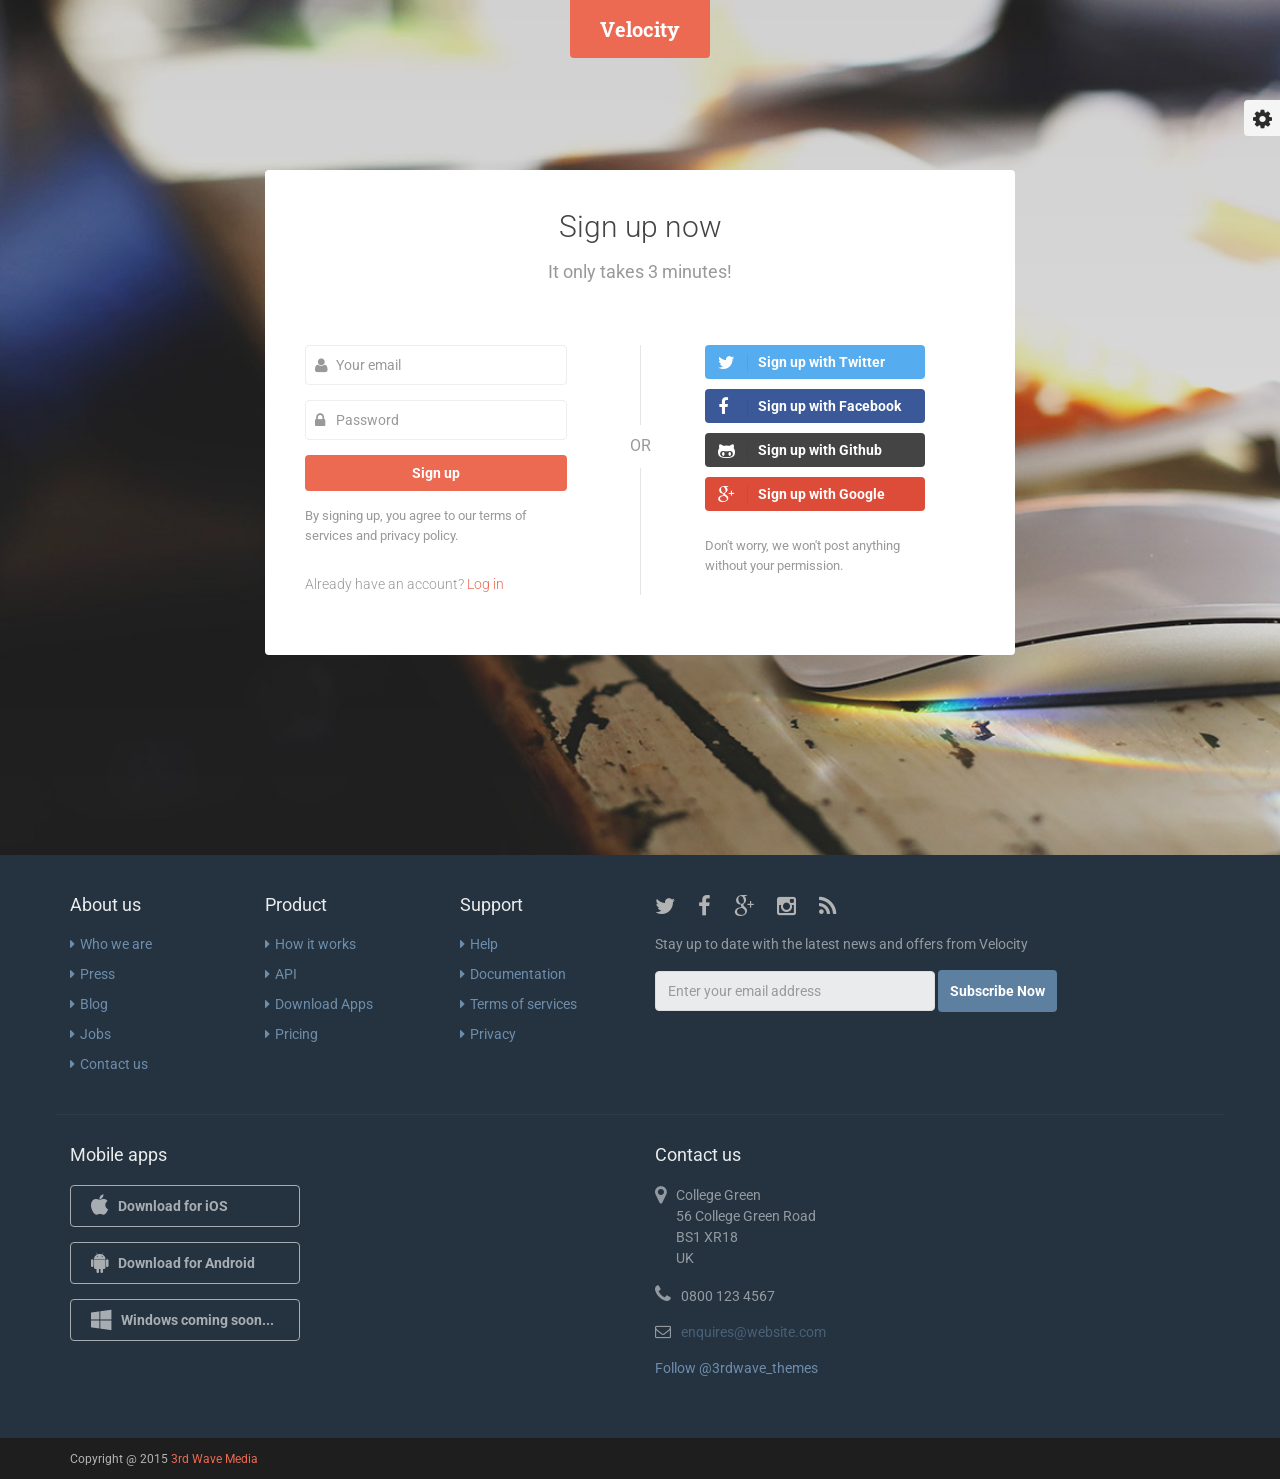
<file: signup.html>
<!DOCTYPE html>
<!--[if IE 8]> <html lang="en" class="ie8"> <![endif]-->  
<!--[if IE 9]> <html lang="en" class="ie9"> <![endif]-->  
<!--[if !IE]><!--> <html lang="en"> <!--<![endif]-->  
<head>
    <title>Responsive website template for products</title>
    <!-- Meta -->
    <meta charset="utf-8">
    <meta http-equiv="X-UA-Compatible" content="IE=edge">
    <meta name="viewport" content="width=device-width, initial-scale=1.0">
    <meta name="description" content="">
    <meta name="author" content="">    
    <link rel="shortcut icon" href="favicon.ico">  
    <link href='http://fonts.googleapis.com/css?family=Roboto:400,400italic,500,500italic,700,700italic,900,900italic,300italic,300' rel='stylesheet' type='text/css'> 
    <link href='http://fonts.googleapis.com/css?family=Roboto+Slab:400,700,300,100' rel='stylesheet' type='text/css'>
    <!-- Global CSS -->
    <link rel="stylesheet" href="assets/plugins/bootstrap/css/bootstrap.min.css">   
    <!-- Plugins CSS -->    
    <link rel="stylesheet" href="assets/plugins/font-awesome/css/font-awesome.css">
    <link rel="stylesheet" href="assets/plugins/flexslider/flexslider.css">
    <!-- Theme CSS -->
    <link id="theme-style" rel="stylesheet" href="assets/css/styles.css">
    <!-- HTML5 shim and Respond.js for IE8 support of HTML5 elements and media queries -->
    <!--[if lt IE 9]>
      <script src="https://oss.maxcdn.com/html5shiv/3.7.2/html5shiv.min.js"></script>
      <script src="https://oss.maxcdn.com/respond/1.4.2/respond.min.js"></script>
    <![endif]-->
</head> 

<body class="signup-page access-page has-full-screen-bg">
    <div class="upper-wrapper">
        <!-- ******HEADER****** -->
        <header class="header">
            <div class="container">       
                <h1 class="logo">
                    <a href="index.html"><span class="logo-icon"></span><span class="text">Velocity</span></a>
                </h1><!--//logo-->
                                     
            </div><!--//container-->
        </header><!--//header-->
        
        <!-- ******Login Section****** --> 
        <section class="signup-section access-section section">
            <div class="container">
                <div class="row">
                    <div class="form-box col-md-8 col-sm-12 col-xs-12 col-md-offset-2 col-sm-offset-0 xs-offset-0">     
                        <div class="form-box-inner">
                            <h2 class="title text-center">Sign up now</h2>  
                            <p class="intro text-center">It only takes 3 minutes!</p>               
                            <div class="row">
                                <div class="form-container col-md-5 col-sm-12 col-xs-12">
                                    <form class="signup-form">                
                                        <div class="form-group email">
                                            <label class="sr-only" for="signup-email">Your email</label>
                                            <input id="signup-email" type="email" class="form-control login-email" placeholder="Your email">
                                        </div><!--//form-group-->
                                        <div class="form-group password">
                                            <label class="sr-only" for="signup-password">Your password</label>
                                            <input id="signup-password" type="password" class="form-control login-password" placeholder="Password">
                                        </div><!--//form-group-->
                                        <button type="submit" class="btn btn-block btn-cta-primary">Sign up</button>
                                        <p class="note">By signing up, you agree to our terms of services and privacy policy.</p>
                                        <p class="lead">Already have an account? <a class="login-link" id="login-link" href="login.html">Log in</a></p>  
                                    </form>
                                </div><!--//form-container-->
                                <div class="social-btns col-md-5 col-sm-12 col-xs-12 col-md-offset-1 col-sm-offset-0 col-sm-offset-0">  
                                    <div class="divider"><span>Or</span></div>                      
                                    <ul class="list-unstyled social-login">
                                        <li><button class="twitter-btn btn" type="button"><i class="fa fa-twitter"></i>Sign up with Twitter</button></li>
                                        <li><button class="facebook-btn btn" type="button"><i class="fa fa-facebook"></i>Sign up with Facebook</button></li>
                                        <li><button class="github-btn btn" type="button"><i class="fa fa-github-alt"></i>Sign up with Github</button></li>
                                        <li><button class="google-btn btn" type="button"><i class="fa fa-google-plus"></i>Sign up with Google</button></li>
                                    </ul>
                                    <p class="note">Don't worry, we won't post anything without your permission.</p>
                                </div><!--//social-login-->
                            </div><!--//row-->
                        </div><!--//form-box-inner-->
                    </div><!--//form-box-->
                </div><!--//row-->
            </div><!--//container-->
        </section><!--//contact-section-->
    </div><!--//upper-wrapper-->
    
    <!-- ******FOOTER****** --> 
    <footer class="footer">
        <div class="footer-content">
            <div class="container">
                <div class="row">                    
                    <div class="footer-col links col-md-2 col-sm-4 col-xs-12">
                        <div class="footer-col-inner">
                            <h3 class="title">About us</h3>
                            <ul class="list-unstyled">
                                <li><a href="#"><i class="fa fa-caret-right"></i>Who we are</a></li>
                                <li><a href="#"><i class="fa fa-caret-right"></i>Press</a></li>
                                <li><a href="#"><i class="fa fa-caret-right"></i>Blog</a></li>
                                <li><a href="#"><i class="fa fa-caret-right"></i>Jobs</a></li>
                                <li><a href="#"><i class="fa fa-caret-right"></i>Contact us</a></li>
                            </ul>
                        </div><!--//footer-col-inner-->
                    </div><!--//foooter-col-->    
                    <div class="footer-col links col-md-2 col-sm-4 col-xs-12">
                        <div class="footer-col-inner">
                            <h3 class="title">Product</h3>
                            <ul class="list-unstyled">
                                <li><a href="#"><i class="fa fa-caret-right"></i>How it works</a></li>
                                <li><a href="#"><i class="fa fa-caret-right"></i>API</a></li>
                                <li><a href="#"><i class="fa fa-caret-right"></i>Download Apps</a></li>
                                <li><a href="#"><i class="fa fa-caret-right"></i>Pricing</a></li>
                            </ul>
                        </div><!--//footer-col-inner-->
                    </div><!--//foooter-col-->              
                    <div class="footer-col links col-md-2 col-sm-4 col-xs-12 sm-break">
                        <div class="footer-col-inner">
                            <h3 class="title">Support</h3>
                            <ul class="list-unstyled">
                                <li><a href="#"><i class="fa fa-caret-right"></i>Help</a></li>
                                <li><a href="#"><i class="fa fa-caret-right"></i>Documentation</a></li>
                                <li><a href="#"><i class="fa fa-caret-right"></i>Terms of services</a></li>
                                <li><a href="#"><i class="fa fa-caret-right"></i>Privacy</a></li>
                            </ul>
                        </div><!--//footer-col-inner-->            
                    </div><!--//foooter-col-->   
                    <div class="footer-col connect col-md-6 col-sm-12 col-xs-12">
                        <div class="footer-col-inner">
                            <ul class="social list-inline">
                                <li><a href="https://twitter.com/3rdwave_themes" target="_blank"><i class="fa fa-twitter"></i></a></li>
                                <li><a href="#"><i class="fa fa-facebook"></i></a></li>
                                <li><a href="#"><i class="fa fa-google-plus"></i></a></li>
                                <li><a href="#"><i class="fa fa-instagram"></i></a></li>        
                                <li class="row-end"><a href="#"><i class="fa fa-rss"></i></a></li>             
                            </ul>
                            <div class="form-container">
                                <p class="intro">Stay up to date with the latest news and offers from Velocity</p>
                                <form class="signup-form navbar-form">
                                    <div class="form-group">
                                        <input type="text" class="form-control" placeholder="Enter your email address">
                                    </div>   
                                    <button type="submit" class="btn btn-cta btn-cta-primary">Subscribe Now</button>                                 
                                </form>                               
                            </div><!--//subscription-form-->
                        </div><!--//footer-col-inner-->
                    </div><!--//foooter-col-->
                    <div class="clearfix"></div> 
                </div><!--//row-->
                <div class="row has-divider">
                    <div class="footer-col download col-md-6 col-sm-12 col-xs-12">
                        <div class="footer-col-inner">
                            <h3 class="title">Mobile apps</h3>
                            <ul class="list-unstyled download-list">
                                <li><a class="btn btn-ghost" href="#"><i class="fa fa-apple"></i><span class="text">Download for iOS</span> </a></li>
                                <li><a class="btn btn-ghost" href="#"><i class="fa fa-android"></i><span class="text">Download for Android</span></a></li>
                                <li><a class="btn btn-ghost" href="#"><i class="fa fa-windows"></i><span class="text">Windows coming soon...</span></a></li>
                            </ul>
                        </div><!--//footer-col-inner-->
                    </div><!--//download-->
                    <div class="footer-col contact col-md-6 col-sm-12 col-xs-12">
                        <div class="footer-col-inner">
                            <h3 class="title">Contact us</h3>                          
                            <p class="adr clearfix">
                                <i class="fa fa-map-marker pull-left"></i>        
                                <span class="adr-group pull-left">       
                                    <span class="street-address">College Green</span><br>
                                    <span class="region">56 College Green Road</span><br>
                                    <span class="postal-code">BS1 XR18</span><br>
                                    <span class="country-name">UK</span>
                                </span>
                            </p>
                            <p class="tel"><i class="fa fa-phone"></i>0800 123 4567</p>
                            <p class="email"><i class="fa fa-envelope-o"></i><a href="#">enquires@website.com</a></p> 
                            <a href="https://twitter.com/3rdwave_themes" class="twitter-follow-button" data-show-count="false">Follow @3rdwave_themes</a>
<script>!function(d,s,id){var js,fjs=d.getElementsByTagName(s)[0],p=/^http:/.test(d.location)?'http':'https';if(!d.getElementById(id)){js=d.createElement(s);js.id=id;js.src=p+'://platform.twitter.com/widgets.js';fjs.parentNode.insertBefore(js,fjs);}}(document, 'script', 'twitter-wjs');</script>                        
                        </div><!--//footer-col-inner-->
                    </div><!--//contact-->
                </div>
            </div><!--//container-->
        </div><!--//footer-content-->
        <div class="bottom-bar">
            <div class="container">
                <small class="copyright">Copyright @ 2015 <a href="http://themes.3rdwavemedia.com/" target="_blank">3rd Wave Media</a></small>                
            </div><!--//container-->
        </div><!--//bottom-bar-->
    </footer><!--//footer-->
    
    <!-- *****CONFIGURE STYLE****** -->  
    <div class="config-wrapper">
        <div class="config-wrapper-inner">
            <a id="config-trigger" class="config-trigger" href="#"><i class="fa fa-cog"></i></a>
            <div id="config-panel" class="config-panel">
                <h5>Choose Colour</h5>
                <ul id="color-options" class="list-unstyled list-inline">
                    <li class="theme-1 active" ><a data-style="assets/css/styles.css" href="#"></a></li>
                    <li class="theme-2"><a data-style="assets/css/styles-2.css" href="#"></a></li>
                    <li class="theme-3"><a data-style="assets/css/styles-3.css" href="#"></a></li>
                    <li class="theme-4"><a data-style="assets/css/styles-4.css" href="#"></a></li>                   
                    <li class="theme-5"><a data-style="assets/css/styles-5.css" href="#"></a></li>                     
                    <li class="theme-6"><a data-style="assets/css/styles-6.css" href="#"></a></li>
                    <li class="theme-7"><a data-style="assets/css/styles-7.css" href="#"></a></li>
                    <li class="theme-8"><a data-style="assets/css/styles-8.css" href="#"></a></li>                    
                    <li class="theme-9"><a data-style="assets/css/styles-9.css" href="#"></a></li>
                    <li class="theme-10"><a data-style="assets/css/styles-10.css" href="#"></a></li>
                </ul><!--//color-options-->
                <a id="config-close" class="close" href="#"><i class="fa fa-times-circle"></i></a>
            </div><!--//configure-panel-->
        </div><!--//config-wrapper-inner-->
    </div><!--//config-wrapper-->
 
    <!-- Javascript -->          
    <script type="text/javascript" src="assets/plugins/jquery-1.11.2.min.js"></script>
    <script type="text/javascript" src="assets/plugins/jquery-migrate-1.2.1.min.js"></script>
    <script type="text/javascript" src="assets/plugins/bootstrap/js/bootstrap.min.js"></script> 
    <script type="text/javascript" src="assets/plugins/bootstrap-hover-dropdown.min.js"></script>
    <script type="text/javascript" src="assets/plugins/back-to-top.js"></script>
    <script type="text/javascript" src="assets/plugins/jquery-placeholder/jquery.placeholder.js"></script>
    <script type="text/javascript" src="assets/plugins/FitVids/jquery.fitvids.js"></script> 
    <script type="text/javascript" src="assets/plugins/flexslider/jquery.flexslider-min.js"></script>  
    <script type="text/javascript" src="assets/js/main.js"></script>
    
            
</body>
</html>
</file>
<file: assets/css/styles.css>
/*   
 * Template Name: Velocity - Responsive Website Template for Products
 * Version: 1.5
 * Author: Xiaoying Riley at 3rd Wave Media
 * Website: http://themes.3rdwavemedia.com/
 * Twitter: @3rdwave_themes
*/
/* ======= Base ======= */
body {
  font-family: 'Roboto', arial, sans-serif;
  color: #444444;
  font-size: 16px;
  -webkit-font-smoothing: antialiased;
  -moz-osx-font-smoothing: grayscale;
}
p {
  margin-bottom: 15px;
  line-height: 1.5;
}
a {
  color: #ec6952;
  -webkit-transition: all 0.4s ease-in-out;
  -moz-transition: all 0.4s ease-in-out;
  -ms-transition: all 0.4s ease-in-out;
  -o-transition: all 0.4s ease-in-out;
}
a:hover {
  text-decoration: underline;
  color: #e74124;
}
a:focus {
  text-decoration: none;
}
.btn,
a.btn {
  -webkit-transition: all 0.4s ease-in-out;
  -moz-transition: all 0.4s ease-in-out;
  -ms-transition: all 0.4s ease-in-out;
  -o-transition: all 0.4s ease-in-out;
  font-weight: bold;
}
.btn .fa,
a.btn .fa {
  color: #fff;
  margin-right: 5px;
}
a.btn-cta,
.btn-cta {
  padding: 8px 30px;
}
a.btn-cta-primary,
.btn-cta-primary {
  background: #ec6952;
  border: 2px solid #ec6952;
  color: #fff;
}
a.btn-cta-primary:hover,
.btn-cta-primary:hover {
  background: #e9553b;
  border: 2px solid #e9553b;
  color: #fff;
}
a.btn-cta-secondary,
.btn-cta-secondary {
  background: none;
  border: 2px solid #ec6952;
  color: #ec6952;
}
a.btn-cta-secondary:hover,
.btn-cta-secondary:hover {
  background: #ec6952;
  border: 2px solid #ec6952;
  color: #fff;
}
a.btn-ghost,
.btn-ghost {
  background: none;
  border: 1px solid #fff;
  color: #fff !important;
  padding: 8px 20px;
  vertical-align: middle;
}
a.btn-ghost:hover,
.btn-ghost:hover {
  background: #4a6781;
  border: 1px solid #4a6781;
  color: #fff;
}
a.btn-ghost .fa,
.btn-ghost .fa {
  margin-right: 10px;
  font-size: 22px;
}
a.btn-ghost .text,
.btn-ghost .text {
  position: relative;
  top: -2px;
}
.highlight {
  color: #ec6952;
}
.form-control {
  -webkit-box-shadow: none;
  -moz-box-shadow: none;
  box-shadow: none;
  height: 40px;
  border-color: #eeeeee;
}
.form-control::-webkit-input-placeholder {
  /* WebKit browsers */
  color: #a6a6a6;
}
.form-control:-moz-placeholder {
  /* Mozilla Firefox 4 to 18 */
  color: #a6a6a6;
}
.form-control::-moz-placeholder {
  /* Mozilla Firefox 19+ */
  color: #a6a6a6;
}
.form-control:-ms-input-placeholder {
  /* Internet Explorer 10+ */
  color: #a6a6a6;
}
.form-control:focus {
  border-color: #e1e1e1;
  -webkit-box-shadow: none;
  -moz-box-shadow: none;
  box-shadow: none;
}
.text-highlight {
  color: #952410;
}
input[type="text"],
input[type="email"],
input[type="password"],
input[type="submit"],
input[type="button"],
textarea,
select {
  appearance: none;
  /* for mobile safari */
  -webkit-appearance: none;
}
#topcontrol {
  background: #5d80a1;
  color: #fff;
  text-align: center;
  display: inline-block;
  width: 35px;
  height: 35px;
  border: none;
  -webkit-border-radius: 50%;
  -moz-border-radius: 50%;
  -ms-border-radius: 50%;
  -o-border-radius: 50%;
  border-radius: 50%;
  -moz-background-clip: padding;
  -webkit-background-clip: padding-box;
  background-clip: padding-box;
  -webkit-transition: all 0.4s ease-in-out;
  -moz-transition: all 0.4s ease-in-out;
  -ms-transition: all 0.4s ease-in-out;
  -o-transition: all 0.4s ease-in-out;
  z-index: 30;
}
#topcontrol:hover {
  background: #384d60;
}
#topcontrol .fa {
  position: relative;
  top: 3px;
  font-size: 25px;
}
.video-container iframe {
  max-width: 100%;
}
/* ======= Header ======= */
.header {
  color: #fff;
  width: 100%;
  position: relative;
  z-index: 40;
  height: 80px;
}
.header.navbar-fixed-top {
  height: 80px;
  top: 0;
}
.header.navbar-fixed-top .main-nav .nav .nav-item a {
  color: #666666;
  -webkit-opacity: 1;
  -moz-opacity: 1;
  opacity: 1;
}
.header.navbar-fixed-top .main-nav .nav .nav-item.nav-item-cta a.btn-cta-secondary {
  background: #ec6952;
  border-color: #ec6952;
}
.header.navbar-fixed-top .main-nav .nav .dropdown-menu a {
  color: #fff;
}
.header h1.logo {
  font-family: "Roboto Slab", arial, sans-serif;
  margin-top: 0;
  margin-bottom: 0;
  font-weight: bold;
  font-size: 15px;
  float: left;
}
.header h1.logo a {
  color: #fff;
  padding: 15px 30px;
  display: inline-block;
  text-align: center;
  line-height: 1.4;
  max-width: 155px;
  background: #ec6952;
  -webkit-border-top-right-radius: 0;
  -webkit-border-bottom-right-radius: 4px;
  -webkit-border-bottom-left-radius: 4px;
  -webkit-border-top-left-radius: 0;
  -moz-border-radius-topright: 0;
  -moz-border-radius-bottomright: 4px;
  -moz-border-radius-bottomleft: 4px;
  -moz-border-radius-topleft: 0;
  border-top-right-radius: 0;
  border-bottom-right-radius: 4px;
  border-bottom-left-radius: 4px;
  border-top-left-radius: 0;
  -moz-background-clip: padding;
  -webkit-background-clip: padding-box;
  background-clip: padding-box;
  -webkit-transition: color 0.4s ease-in-out;
  -moz-transition: color 0.4s ease-in-out;
  -ms-transition: color 0.4s ease-in-out;
  -o-transition: color 0.4s ease-in-out;
  position: relative;
  font-size: 20px;
}
.header h1.logo a:hover {
  text-decoration: none;
}
.header h1.logo .logo-title {
  vertical-align: middle;
  line-height: 1.6;
}
.header .main-nav {
  margin-top: 15px;
}
.header .main-nav .navbar-toggle {
  margin-right: 0;
  margin-top: 0;
  background: none;
  position: absolute;
  right: 10px;
  top: 10px;
}
.header .main-nav .navbar-toggle:focus {
  outline: none;
}
.header .main-nav .navbar-toggle .icon-bar {
  background-color: rgba(255, 255, 255, 0.6);
  height: 3px;
}
.header .main-nav .navbar-toggle:hover .icon-bar {
  background-color: #fff;
}
.header .main-nav .nav .nav-item {
  font-weight: normal;
  text-transform: uppercase;
  font-size: 13px;
  margin-right: 15px;
}
.header .main-nav .nav .nav-item.active a {
  color: #ec6952;
  background: none;
  font-weight: bold;
}
.header .main-nav .nav .nav-item.nav-item-cta a.btn-cta-secondary {
  border: 1px solid #fff;
  color: #fff;
  padding: 8px 10px;
  margin-top: 5px;
  font-size: 13px;
}
.header .main-nav .nav .nav-item.nav-item-cta a.btn-cta-secondary:hover {
  border: 1px solid #ec6952;
  background: #ec6952;
}
.header .main-nav .nav .nav-item a {
  color: #fff;
  color: rgba(255, 255, 255, 0.8);
}
.header .main-nav .nav .nav-item a:hover {
  color: #ec6952;
  background: none;
}
.header .main-nav .nav .nav-item a:focus {
  outline: none;
  background: none;
}
.header .main-nav .nav .nav-item a:active {
  outline: none;
  background: none;
}
.header .main-nav .nav .nav-item.active {
  color: #ec6952;
}
.header .main-nav .nav .nav-item.last {
  margin-right: 0;
}
.header .main-nav .nav.active {
  position: relative;
}
.header .main-nav .nav.active > a {
  background: #e74124;
  color: #fff;
  color: rgba(255, 255, 255, 0.8);
}
.header .main-nav .nav.active > a:before {
  content: "\f0d8";
  position: absolute;
  bottom: -8px;
  left: 0;
  text-align: center;
  font-family: FontAwesome;
  display: block;
  font-size: 12px;
  width: 100%;
}
.header .main-nav .nav.active > a.dropdown-toggle:before {
  display: none;
}
.header .main-nav .nav.open a {
  background: none;
}
.header .main-nav .nav .dropdown-menu {
  -webkit-border-radius: 4px;
  -moz-border-radius: 4px;
  -ms-border-radius: 4px;
  -o-border-radius: 4px;
  border-radius: 4px;
  -moz-background-clip: padding;
  -webkit-background-clip: padding-box;
  background-clip: padding-box;
  margin: 0;
  border: none;
  text-transform: none;
  min-width: 180px;
  background: #253340;
}
.header .main-nav .nav .dropdown-menu:before {
  content: "";
  display: block;
  width: 0;
  height: 0;
  border-left: 10px solid transparent;
  border-right: 10px solid transparent;
  border-bottom: 10px solid #253340;
  position: absolute;
  right: 30px;
  top: -10px;
}
.header .main-nav .nav .dropdown-menu a {
  border-bottom: 1px solid #212e3a;
  padding: 8px 20px;
  color: #fff;
  -webkit-opacity: 1;
  -moz-opacity: 1;
  opacity: 1;
}
.header .main-nav .nav .dropdown-menu a:hover {
  background: #2e4050;
  color: #fff;
}
/* Override bootstrap default */
.nav .open > a,
.nav .open > a:hover,
.nav .open > a:focus {
  background: none;
}
/* ======= Headline Background & Slideshow ======= */
.bg-slider-wrapper {
  content: "";
  position: fixed;
  width: 100%;
  top: 0;
  left: 0;
  height: 780px;
  background: #373737;
}
.bg-slider-wrapper .flexslider {
  margin: 0;
  -webkit-box-shadow: none;
  -moz-box-shadow: none;
  box-shadow: none;
  border: none;
  -webkit-border-radius: 0;
  -moz-border-radius: 0;
  -ms-border-radius: 0;
  -o-border-radius: 0;
  border-radius: 0;
  -moz-background-clip: padding;
  -webkit-background-clip: padding-box;
  background-clip: padding-box;
}
.bg-slider-wrapper .flexslider .slide {
  display: block;
  height: 780px;
}
.bg-slider-wrapper .flexslider .slide.slide-1 {
  background: #253340 url('../images/background/bg-header-1.jpg') no-repeat 50% top;
  -webkit-background-size: cover;
  -moz-background-size: cover;
  -o-background-size: cover;
  background-size: cover;
}
.bg-slider-wrapper .flexslider .slide.slide-2 {
  background: #253340 url('../images/background/bg-header-2.jpg') no-repeat 50% top;
  -webkit-background-size: cover;
  -moz-background-size: cover;
  -o-background-size: cover;
  background-size: cover;
}
.bg-slider-wrapper .flexslider .slide.slide-3 {
  background: #253340 url('../images/background/bg-header-3.jpg') no-repeat 50% top;
  -webkit-background-size: cover;
  -moz-background-size: cover;
  -o-background-size: cover;
  background-size: cover;
}
.bg-slider-wrapper .flexslider .flex-control-nav {
  z-index: 30;
  bottom: 30px;
  position: relative;
}
.bg-slider-wrapper .flexslider .flex-control-nav li a {
  background: #999999;
}
.bg-slider-wrapper .flexslider .flex-control-nav li a.flex-active {
  background: #bfbfbf;
}
.headline-bg {
  position: absolute;
  width: 100%;
  top: 0;
  left: 0;
  height: 500px;
  background: #253340 url('../images/background/bg-header-small-1.jpg') no-repeat 50% top;
  -webkit-background-size: cover;
  -moz-background-size: cover;
  -o-background-size: cover;
  background-size: cover;
}
.headline-bg.pricing-headline-bg {
  background-image: url('../images/background/bg-header-small-2.jpg');
}
.headline-bg.contact-headline-bg {
  background-image: url('../images/background/bg-header-small-3.jpg');
}
.headline-bg.about-headline-bg {
  background-image: url('../images/background/bg-header-small-4.jpg');
}
/* ======= Promo ======= */
.promo {
  padding-top: 120px;
  position: relative;
  color: #fff;
  margin-bottom: 80px;
  height: 620px;
  z-index: 10;
}
.promo .title {
  font-size: 46px;
  margin-bottom: 20px;
  margin-top: 0;
  font-weight: 700;
  text-shadow: 0 1px 1px rgba(0, 0, 0, 0.5);
}
.promo.section .intro {
  max-width: 600px;
  margin: 0 auto;
  margin-bottom: 30px;
}
.promo .btn-cta {
  font-size: 18px;
}
.promo .btn-link {
  color: #fff;
  font-weight: bold;
  text-transform: uppercase;
  font-size: 12px;
  -webkit-opacity: 0.7;
  -moz-opacity: 0.7;
  opacity: 0.7;
  text-decoration: none;
}
.promo .btn-link:hover {
  -webkit-opacity: 1;
  -moz-opacity: 1;
  opacity: 1;
  text-decoration: none;
}
.promo .btn-link:focus {
  outline: none;
}
.promo .btn-link .fa {
  margin-right: 5px;
  font-size: 18px;
  position: relative;
  top: 2px;
}
/* ======= sections-wrapper ======= */
.sections-wrapper {
  background: #fff;
  z-index: 20;
  position: relative;
}
.section .intro {
  max-width: 700px;
  margin: 0 auto;
  margin-bottom: 60px;
  text-align: center;
  color: #999999;
  font-size: 18px;
}
.section-on-bg .title {
  color: #fff;
}
.section-on-bg .intro {
  color: #fff;
  -webkit-opacity: 0.8;
  -moz-opacity: 0.8;
  opacity: 0.8;
}
/* ======= Why ======= */
.why {
  padding-top: 80px;
  padding-bottom: 80px;
}
.why .title {
  font-size: 36px;
  font-weight: 300;
  margin-top: 0;
}
.why .intro {
  color: #999999;
  margin-bottom: 30px;
  font-size: 18px;
}
.why .item {
  padding: 90px 0;
  border-bottom: 1px solid #eeeeee;
}
.why .item.last-item {
  border-bottom: none;
}
.why .item .title {
  font-size: 26px;
  color: #4a6781;
  margin-top: 0;
  margin-bottom: 15px;
}
.why .item .desc {
  margin-bottom: 60px;
}
.why .item .desc .fa {
  margin-right: 5px;
}
.why .item .quote {
  position: relative;
}
.why .item .quote .quote-profile {
  position: absolute;
  left: 0;
}
.why .item .quote .quote-content {
  margin-left: 90px;
  background: #f5f5f5;
  border-left: 4px solid #e8e8e8;
  -webkit-border-radius: 4px;
  -moz-border-radius: 4px;
  -ms-border-radius: 4px;
  -o-border-radius: 4px;
  border-radius: 4px;
  -moz-background-clip: padding;
  -webkit-background-clip: padding-box;
  background-clip: padding-box;
  font-size: 14px;
  padding: 15px;
}
.why .item .quote .quote-content:before {
  content: "";
  display: block;
  width: 0;
  height: 0;
  border-top: 10px solid transparent;
  border-bottom: 10px solid transparent;
  border-right: 10px solid #e8e8e8;
  position: absolute;
  left: 80px;
  top: 25px;
}
.why .item .quote blockquote {
  border-left: none;
  font-style: italic;
  color: #666666;
  font-size: 16px;
  padding: 0;
  margin-bottom: 10px;
}
.why .item .quote .source {
  color: #999999;
  font-size: 13px;
  margin-bottom: 0;
}
.why .item .quote .source a {
  color: #999999;
}
.why .item .quote .source a:hover {
  color: #808080;
}
.why .figure {
  position: relative;
  text-align: center;
}
.why .figure .figure-caption {
  color: #b3b3b3;
  font-size: 13px;
  margin-top: 10px;
  text-align: center;
}
.why .figure .figure-caption a {
  color: #b3b3b3;
}
.why .figure .figure-caption a:hover {
  color: #ec6952;
}
.why .figure img {
  margin-left: auto;
  margin-right: auto;
}
.why .control {
  position: absolute;
  top: 120px;
  left: 50%;
  margin-left: -65px;
}
.why .control .play-trigger {
  color: #fff;
  background: rgba(0, 0, 0, 0.3);
  position: relative;
  width: 60px;
  height: 60px;
  border: 4px solid #fff;
  -webkit-border-radius: 50%;
  -moz-border-radius: 50%;
  -ms-border-radius: 50%;
  -o-border-radius: 50%;
  border-radius: 50%;
  -moz-background-clip: padding;
  -webkit-background-clip: padding-box;
  background-clip: padding-box;
  margin: 0 auto;
  text-align: center;
  -webkit-opacity: 0.9;
  -moz-opacity: 0.9;
  opacity: 0.9;
  -webkit-transition: all 0.4s ease-in-out;
  -moz-transition: all 0.4s ease-in-out;
  -ms-transition: all 0.4s ease-in-out;
  -o-transition: all 0.4s ease-in-out;
}
.why .control .play-trigger:active,
.why .control .play-trigger:focus {
  outline: none;
}
.why .control .play-trigger:hover {
  color: #fff;
  -webkit-opacity: 1;
  -moz-opacity: 1;
  opacity: 1;
  background: rgba(0, 0, 0, 0.6);
}
.why .control .play-trigger:hover .fa {
  cursor: pointer;
}
.why .control .play-trigger .fa {
  font-size: 26px;
  position: relative;
  left: 2px;
}
.why .feature-lead .title {
  font-weight: 300;
  font-size: 16px;
  margin-bottom: 15px;
}
/* ======= Testimonials ======= */
.testimonials {
  background: #f5f5f5;
  padding-top: 60px;
  padding-bottom: 120px;
}
.testimonials .carousel-indicators {
  bottom: -60px;
  z-index: auto;
}
.testimonials .carousel-indicators li {
  background: #cccccc;
  border: none;
  margin: 1px;
}
.testimonials .carousel-indicators li.active {
  background: #f19180;
  border: none;
  width: 10px;
  height: 10px;
  margin: 1px;
}
.testimonials .title {
  font-size: 36px;
  font-weight: 300;
  margin-top: 0;
  margin-bottom: 60px;
}
.testimonials .item .profile {
  position: absolute;
  left: 0;
}
.testimonials .item .content {
  padding-left: 210px;
}
.testimonials .item blockquote {
  font-size: 20px;
  font-weight: 300;
  border-left: 0;
  padding: 0;
  position: relative;
}
.testimonials .item blockquote .fa {
  position: absolute;
  color: #ef7d69;
  font-size: 22px;
  left: -45px;
}
.testimonials .item .source {
  color: #ec6952;
}
.testimonials .item .source .title {
  font-size: 16px;
  color: #666666;
}
/* ======= Press ======= */
.press {
  padding-top: 80px;
  padding-bottom: 80px;
}
.press .title {
  font-size: 36px;
  font-weight: 300;
  margin-top: 0;
  margin-bottom: 60px;
}
.press .press-list {
  margin-bottom: 15px;
  text-align: center;
}
.press .press-list.last {
  margin-bottom: 60px;
}
.press .press-list li {
  display: block;
  height: 80px;
}
.press .press-list li img {
  -webkit-opacity: 0.6;
  -moz-opacity: 0.6;
  opacity: 0.6;
}
.press .press-list li:hover img {
  -webkit-opacity: 1;
  -moz-opacity: 1;
  opacity: 1;
}
.press .press-lead .title {
  font-size: 18px;
  margin-bottom: 15px;
}
/* ======= cta-section ======= */
.cta-section {
  background: #253340 url('../images/background/bg-footer-1.jpg') no-repeat left top;
  background-size: cover;
  min-height: 420px;
  color: #fff;
  padding-top: 80px;
  border: none;
}
.cta-section.pricing-cta-section {
  background-image: url('../images/background/bg-footer-2.jpg');
}
.cta-section.contact-cta-section {
  background-image: url('../images/background/bg-footer-3.jpg');
}
.cta-section .title {
  font-size: 36px;
  font-weight: 300;
  margin-top: 0;
  margin-bottom: 60px;
}
.cta-section .btn-cta {
  font-size: 20px;
}
.cta-section .intro {
  margin-bottom: 15px;
  color: #fff;
}
.cta-section .counting {
  color: #ec6952;
  font-weight: bold;
  -webkit-opacity: 1;
  -moz-opacity: 1;
  opacity: 1;
}
/* ======= Features video ======= */
.features-video {
  padding-top: 90px;
  position: relative;
  z-index: 10;
}
.features-video .title {
  font-size: 36px;
  margin-bottom: 60px;
  margin-top: 0;
  color: #fff;
  font-weight: 300;
}
.features-video .video-container {
  max-width: 800px;
  margin: 0 auto;
}
.features-video iframe {
  background: #fff;
  padding: 15px;
  -webkit-border-radius: 4px;
  -moz-border-radius: 4px;
  -ms-border-radius: 4px;
  -o-border-radius: 4px;
  border-radius: 4px;
  -moz-background-clip: padding;
  -webkit-background-clip: padding-box;
  background-clip: padding-box;
  border: 1px solid #eeeeee;
  -webkit-box-shadow: 0 4px 1px rgba(0, 0, 0, 0.05);
  -moz-box-shadow: 0 4px 1px rgba(0, 0, 0, 0.05);
  box-shadow: 0 4px 1px rgba(0, 0, 0, 0.05);
}
/* ======= Features tabs ======= */
.features-tabbed {
  padding-top: 80px;
  padding-bottom: 80px;
}
.features-tabbed .title {
  font-size: 36px;
  font-weight: 300;
  margin-top: 0;
  margin-bottom: 60px;
}
.features-tabbed .tab-content {
  padding: 60px 30px;
}
.features-tabbed .tab-content .title {
  font-size: 16px;
  color: #f19180;
  font-weight: bold;
  margin-bottom: 30px;
}
.features-tabbed .tab-content .desc {
  margin-bottom: 30px;
  color: #666666;
}
.features-tabbed .tab-content .desc ul {
  padding-left: 30px;
  padding-top: 15px;
  padding-bottom: 15px;
}
.features-tabbed .tab-content .desc ul li {
  margin-bottom: 10px;
}
.features-tabbed .tab-content .desc ul .fa {
  color: #ec6952;
  margin-right: 5px;
}
.features-tabbed .tab-content .desc blockquote {
  font-style: italic;
  color: #808080;
}
.features-tabbed .tab-content .desc .table {
  font-size: 14px;
  padding: 15px 0;
}
.features-tabbed .tab-content .desc .box {
  background: #f5f5f5;
  padding: 30px;
  font-size: 14px;
}
.features-tabbed .tab-content .figure {
  margin-bottom: 60px;
}
.features-tabbed .tab-content .figure img {
  -webkit-box-shadow: 0px 0px 5px 0px rgba(0, 0, 0, 0.2);
  -moz-box-shadow: 0px 0px 5px 0px rgba(0, 0, 0, 0.2);
  box-shadow: 0px 0px 5px 0px rgba(0, 0, 0, 0.2);
  margin: 0 auto;
}
.features-tabbed .tab-content .figure .figure-caption {
  color: #b3b3b3;
  font-size: 13px;
  margin-top: 10px;
  text-align: center;
}
.features-tabbed .tab-content .figure .figure-caption a {
  color: #b3b3b3;
}
.features-tabbed .tab-content .figure .figure-caption a:hover {
  color: #ec6952;
}
.nav-tabs {
  border: none;
  margin: 0 auto;
  display: -webkit-box;
  /* OLD - iOS 6-, Safari 3.1-6 */
  display: -moz-box;
  /* OLD - Firefox 19- (buggy but mostly works) */
  display: -ms-flexbox;
  /* TWEENER - IE 10 */
  display: -webkit-flex;
  /* NEW - Chrome */
  display: flex;
  /* NEW, Spec - Opera 12.1, Firefox 20+ */
  text-align: center;
  position: relative;
}
.nav-tabs:before {
  content: "";
  display: block;
  border-bottom: 1px solid #eeeeee;
  position: absolute;
  bottom: 0;
}
.nav-tabs > li {
  margin-bottom: -1px;
  position: relative;
  z-index: 1;
  background: #fff;
  border: 1px solid #eeeeee;
  border-right: none;
  -webkit-box-flex: 1;
  /* OLD - iOS 6-, Safari 3.1-6 */
  -moz-box-flex: 1;
  /* OLD - Firefox 19- */
  width: 20%;
  /* For old syntax, otherwise collapses. */
  -webkit-flex: 1;
  /* Chrome */
  -ms-flex: 1;
  /* IE 10 */
  flex: 1;
}
.nav-tabs > li > a {
  -webkit-border-radius: 0;
  -moz-border-radius: 0;
  -ms-border-radius: 0;
  -o-border-radius: 0;
  border-radius: 0;
  -moz-background-clip: padding;
  -webkit-background-clip: padding-box;
  background-clip: padding-box;
  margin-right: 0px;
  color: #999999;
  padding: 15px 30px;
  font-size: 14px;
  background: #fafafa;
  border: none;
}
.nav-tabs > li > a .fa {
  font-size: 20px;
}
.nav-tabs > li > a:hover {
  background: #f5f5f5;
}
.nav-tabs > li.active {
  border-top-color: #ec6952;
  border-bottom-color: #fff;
}
.nav-tabs > li.active > a {
  color: #ec6952;
  background: #fff;
  -webkit-box-shadow: inset 0 3px 0 #ec6952;
  -moz-box-shadow: inset 0 3px 0 #ec6952;
  box-shadow: inset 0 3px 0 #ec6952;
  border: none;
}
.nav-tabs > li.active > a:hover,
.nav-tabs > li.active > a:focus {
  border: none;
}
.nav-tabs > li.active:hover > a {
  border-top: 0;
  border: none;
  color: #ec6952;
}
.nav-tabs > li.last {
  border-right: 1px solid #eeeeee;
}
/* ======= Steps ======= */
.steps {
  background: #f5f5f5;
  padding-top: 80px;
  padding-bottom: 120px;
}
.steps .title {
  font-size: 36px;
  font-weight: 300;
  margin-top: 0;
  margin-bottom: 60px;
}
.steps .step {
  padding: 30px 60px;
  color: #666666;
}
.steps .step .title {
  text-align: center;
  font-size: 16px;
  margin-bottom: 15px;
}
.steps .step .title .number {
  width: 90px;
  height: 90px;
  display: block;
  -webkit-border-radius: 50%;
  -moz-border-radius: 50%;
  -ms-border-radius: 50%;
  -o-border-radius: 50%;
  border-radius: 50%;
  -moz-background-clip: padding;
  -webkit-background-clip: padding-box;
  background-clip: padding-box;
  text-align: center;
  background: #ec6952;
  border: 5px solid #f19180;
  color: #fff;
  margin: 0 auto;
  padding-top: 25px;
  font-size: 26px;
  font-weight: bold;
  font-family: arial, sans-serif;
  margin-bottom: 30px;
}
.steps .step .title .text {
  color: #f19180;
  font-weight: bold;
  font-size: 16px;
}
.steps .btn-cta-primary {
  margin: 0 auto;
  margin-top: 60px;
  font-size: 20px;
}
/* ======= Pricing ======= */
.pricing {
  padding: 80px 0;
  padding-top: 90px;
  position: relative;
  z-index: 10;
}
.pricing .title {
  font-size: 36px;
  font-weight: 300;
  margin-top: 0;
  margin-bottom: 30px;
  color: #fff;
}
.pricing .intro {
  color: #fff;
  margin-bottom: 80px;
}
.pricing .item {
  padding: 0;
  -webkit-border-radius: 4px;
  -moz-border-radius: 4px;
  -ms-border-radius: 4px;
  -o-border-radius: 4px;
  border-radius: 4px;
  -moz-background-clip: padding;
  -webkit-background-clip: padding-box;
  background-clip: padding-box;
  -webkit-box-shadow: 0 4px 1px rgba(0, 0, 0, 0.05);
  -moz-box-shadow: 0 4px 1px rgba(0, 0, 0, 0.05);
  box-shadow: 0 4px 1px rgba(0, 0, 0, 0.05);
  margin-bottom: 30px;
}
.pricing .item.best-buy {
  top: -15px;
  z-index: 11;
  position: relative;
}
.pricing .item.best-buy .item-inner {
  -webkit-box-shadow: 0px 0px 10px 0px rgba(0, 0, 0, 0.2);
  -moz-box-shadow: 0px 0px 10px 0px rgba(0, 0, 0, 0.2);
  box-shadow: 0px 0px 10px 0px rgba(0, 0, 0, 0.2);
}
.pricing .item.best-buy .item-inner:hover {
  -webkit-box-shadow: 0px 0px 20px 0px rgba(0, 0, 0, 0.25);
  -moz-box-shadow: 0px 0px 20px 0px rgba(0, 0, 0, 0.25);
  box-shadow: 0px 0px 20px 0px rgba(0, 0, 0, 0.25);
}
.pricing .item.best-buy .heading {
  padding-top: 45px;
}
.pricing .item.best-buy .content {
  padding-bottom: 45px;
}
.pricing .item .item-inner {
  background: #fff;
  -webkit-border-radius: 4px;
  -moz-border-radius: 4px;
  -ms-border-radius: 4px;
  -o-border-radius: 4px;
  border-radius: 4px;
  -moz-background-clip: padding;
  -webkit-background-clip: padding-box;
  background-clip: padding-box;
  position: relative;
  border: 1px solid #eeeeee;
}
.pricing .item .item-inner:hover {
  -webkit-box-shadow: 0px 0px 10px 0px rgba(0, 0, 0, 0.2);
  -moz-box-shadow: 0px 0px 10px 0px rgba(0, 0, 0, 0.2);
  box-shadow: 0px 0px 10px 0px rgba(0, 0, 0, 0.2);
}
.pricing .item .heading {
  margin-top: 0;
  padding: 30px 15px;
  -webkit-border-top-right-radius: 4px;
  -webkit-border-bottom-right-radius: 0;
  -webkit-border-bottom-left-radius: 0;
  -webkit-border-top-left-radius: 4px;
  -moz-border-radius-topright: 4px;
  -moz-border-radius-bottomright: 0;
  -moz-border-radius-bottomleft: 0;
  -moz-border-radius-topleft: 4px;
  border-top-right-radius: 4px;
  border-bottom-right-radius: 0;
  border-bottom-left-radius: 0;
  border-top-left-radius: 4px;
  -moz-background-clip: padding;
  -webkit-background-clip: padding-box;
  background-clip: padding-box;
}
.pricing .item .heading .title {
  margin-bottom: 30px;
  padding-bottom: 30px;
  font-weight: 400;
  font-size: 18px;
  border-bottom: 1px dashed #eeeeee;
  color: #444444;
}
.pricing .item .content {
  padding: 30px 15px;
  padding-top: 0;
  font-size: 14px;
}
.pricing .item .price-figure {
  -webkit-border-radius: 50%;
  -moz-border-radius: 50%;
  -ms-border-radius: 50%;
  -o-border-radius: 50%;
  border-radius: 50%;
  -moz-background-clip: padding;
  -webkit-background-clip: padding-box;
  background-clip: padding-box;
  margin: 0 auto;
}
.pricing .item .price-figure .number {
  font-size: 42px;
  font-weight: bold;
}
.pricing .item .price-figure .unit {
  font-weight: 400;
  color: #b3b3b3;
}
.pricing .item .price-figure .currency {
  top: -12px;
  right: 2px;
  position: relative;
  font-family: arial, sans-serif;
  color: #666666;
  font-size: 18px;
}
.pricing .item .ribbon {
  position: absolute;
  top: -6px;
  right: -6px;
  width: 110px;
  height: 110px;
  overflow: hidden;
}
.pricing .item .ribbon .text {
  position: relative;
  left: -8px;
  top: 18px;
  width: 158px;
  padding: 10px 10px;
  font-size: 15px;
  font-weight: bold;
  text-align: center;
  text-transform: uppercase;
  color: #fff;
  background-color: #5d80a1;
  -webkit-transform: rotate(45deg) translate3d(0, 0, 0);
  -moz-transform: rotate(45deg) translate3d(0, 0, 0);
  -ms-transform: rotate(45deg) translate3d(0, 0, 0);
  -o-transform: rotate(45deg) translate3d(0, 0, 0);
}
.pricing .item .ribbon .text:before,
.pricing .item .ribbon .text:after {
  content: '';
  position: absolute;
  bottom: -5px;
  border-top: 5px solid #2e4050;
  border-left: 5px solid transparent;
  border-right: 5px solid transparent;
}
.pricing .item .ribbon .text:before {
  left: 0;
}
.pricing .item .ribbon .text:after {
  right: 0;
}
.pricing .item .feature-list {
  margin-bottom: 30px;
}
.pricing .item .feature-list li {
  border-bottom: 1px solid #f3f3f3;
  padding: 10px;
}
.pricing .item .feature-list li .fa {
  margin-right: 5px;
  color: #4a6781;
}
.pricing .item .feature-list li.disabled {
  color: #999999;
}
.pricing .item .feature-list li.disabled .fa {
  color: #999999;
}
/* ======= Download Apps ======= */
.download-page .headline-bg {
  height: 1200px;
  background: #253340 url('../images/background/bg-mobile-headline.jpg') no-repeat 50% top;
  -webkit-background-size: cover;
  -moz-background-size: cover;
  -o-background-size: cover;
  background-size: cover;
}
.apps-section {
  min-height: 900px;
  padding-top: 80px;
}
.apps-section .title {
  font-size: 36px;
  font-weight: 300;
  margin-top: 0;
  margin-bottom: 15px;
  color: #fff;
}
.apps-section .intro {
  text-align: left;
  margin-bottom: 60px;
}
.apps-section .phone-holder {
  width: 324px;
  height: 651px;
  display: block;
  background: url('../images/mobile/iphone.png') no-repeat left top;
  position: relative;
}
.apps-section .phone-holder .screenshot {
  position: absolute;
  left: 21px;
  top: 75px;
}
.apps-section .content-area .download-list li {
  margin-bottom: 15px;
}
.apps-section .content-area .download-list li .btn {
  width: 220px;
  text-align: left;
}
.apps-section .content-area .info {
  margin-top: 60px;
  margin-bottom: 60px;
  background: rgba(31, 51, 64, 0.8);
  padding: 30px;
  color: #fff;
  -webkit-border-radius: 4px;
  -moz-border-radius: 4px;
  -ms-border-radius: 4px;
  -o-border-radius: 4px;
  border-radius: 4px;
  -moz-background-clip: padding;
  -webkit-background-clip: padding-box;
  background-clip: padding-box;
}
.apps-section .content-area .info .title {
  margin-top: 15px;
  margin-bottom: 30px;
  font-size: 24px;
  font-weight: normal;
}
/* ======= FAQ Section ======= */
.faq {
  background: #f5f5f5;
  padding-top: 80px;
  padding-bottom: 120px;
}
.faq .title {
  font-size: 36px;
  font-weight: 300;
  margin-top: 0;
  margin-bottom: 60px;
}
.faq .panel {
  background: #fff;
  -webkit-box-shadow: 0 4px 1px rgba(0, 0, 0, 0.05);
  -moz-box-shadow: 0 4px 1px rgba(0, 0, 0, 0.05);
  box-shadow: 0 4px 1px rgba(0, 0, 0, 0.05);
}
.faq .panel:hover {
  -webkit-box-shadow: 0 4px 1px rgba(0, 0, 0, 0.1);
  -moz-box-shadow: 0 4px 1px rgba(0, 0, 0, 0.1);
  box-shadow: 0 4px 1px rgba(0, 0, 0, 0.1);
}
.faq .panel .panel-heading {
  padding: 15px 30px;
}
.faq .panel .panel-body {
  padding: 30px;
  padding-top: 0;
  color: #666666;
}
.faq .panel .panel-title {
  font-weight: normal;
  color: #666666;
}
.faq .panel .panel-title a {
  text-decoration: none;
}
.faq .panel .panel-title .active {
  color: #ec6952;
}
.faq .panel .panel-title .panel-toggle .fa {
  margin-right: 10px;
  color: #f19180;
}
.faq .panel .panel-title:hover .fa {
  color: #ec6952;
}
.faq .contact-lead {
  margin-top: 60px;
}
.faq .contact-lead .title {
  font-weight: 400;
  font-size: 16px;
  margin-bottom: 15px;
  color: #999999;
}
/* ======= Contact section ======= */
.contact-section {
  padding: 80px 0;
  padding-top: 90px;
  position: relative;
  z-index: 10;
}
.contact-section .title {
  font-size: 36px;
  font-weight: 300;
  margin-top: 0;
  margin-bottom: 30px;
}
.contact-section .intro {
  margin-bottom: 60px;
}
.contact-section .contact-form {
  margin-left: 15px;
  margin-right: 15px;
}
.contact-section .contact-form .contact-form-inner {
  background: #fff;
  padding: 30px;
  -webkit-border-radius: 4px;
  -moz-border-radius: 4px;
  -ms-border-radius: 4px;
  -o-border-radius: 4px;
  border-radius: 4px;
  -moz-background-clip: padding;
  -webkit-background-clip: padding-box;
  background-clip: padding-box;
  border: 1px solid #eeeeee;
  -webkit-box-shadow: 0 4px 1px rgba(0, 0, 0, 0.05);
  -moz-box-shadow: 0 4px 1px rgba(0, 0, 0, 0.05);
  box-shadow: 0 4px 1px rgba(0, 0, 0, 0.05);
}
.contact-section .contact-form .error {
  color: #ec6952;
  font-family: arial, sans-serif;
  display: block;
  font-size: 14px;
  text-align: left;
  padding-top: 5px;
  padding-left: 5px;
  font-weight: 300;
}
/* ======= Contact-other section ======= */
.contact-other-section .title {
  font-size: 36px;
  font-weight: 300;
  margin-top: 0;
  margin-bottom: 30px;
}
.contact-other-section .other-info li {
  margin-bottom: 15px;
  padding: 15px;
  position: relative;
  color: #666666;
  text-align: left;
  padding-left: 90px;
  -webkit-box-shadow: 0 4px 1px rgba(0, 0, 0, 0.05);
  -moz-box-shadow: 0 4px 1px rgba(0, 0, 0, 0.05);
  box-shadow: 0 4px 1px rgba(0, 0, 0, 0.05);
  border: 1px solid #eeeeee;
  -webkit-border-radius: 4px;
  -moz-border-radius: 4px;
  -ms-border-radius: 4px;
  -o-border-radius: 4px;
  border-radius: 4px;
  -moz-background-clip: padding;
  -webkit-background-clip: padding-box;
  background-clip: padding-box;
}
.contact-other-section .other-info li a {
  color: #666666;
}
.contact-other-section .other-info li a:hover {
  color: #ec6952;
}
.contact-other-section .other-info li .fa {
  position: absolute;
  left: 0;
  top: 0;
  background: #ec6952;
  color: #fff;
  width: 60px;
  height: 100%;
  font-size: 20px;
  padding-top: 15px;
  text-align: center;
  -webkit-border-top-right-radius: 0;
  -webkit-border-bottom-right-radius: 0;
  -webkit-border-bottom-left-radius: 4px;
  -webkit-border-top-left-radius: 4px;
  -moz-border-radius-topright: 0;
  -moz-border-radius-bottomright: 0;
  -moz-border-radius-bottomleft: 4px;
  -moz-border-radius-topleft: 4px;
  border-top-right-radius: 0;
  border-bottom-right-radius: 0;
  border-bottom-left-radius: 4px;
  border-top-left-radius: 4px;
  -moz-background-clip: padding;
  -webkit-background-clip: padding-box;
  background-clip: padding-box;
}
.contact-other-section .other-info li .fa.fa-twitter {
  font-size: 22px;
}
.contact-other-section .other-info li .fa.fa-phone {
  font-size: 22px;
}
.contact-other-section .other-info li .fa.fa-map-marker {
  font-size: 22px;
  padding-top: 45px;
}
/* ======= Map section ======= */
.map-section {
  padding-top: 80px;
  padding-bottom: 80px;
}
.map-section .title {
  font-size: 36px;
  font-weight: 300;
  margin-top: 0;
  margin-bottom: 30px;
}
.map-section .gmap-wrapper {
  padding: 10px;
  border: 1px solid #eeeeee;
  -webkit-box-shadow: 0 4px 1px rgba(0, 0, 0, 0.05);
  -moz-box-shadow: 0 4px 1px rgba(0, 0, 0, 0.05);
  box-shadow: 0 4px 1px rgba(0, 0, 0, 0.05);
  -webkit-border-radius: 4px;
  -moz-border-radius: 4px;
  -ms-border-radius: 4px;
  -o-border-radius: 4px;
  border-radius: 4px;
  -moz-background-clip: padding;
  -webkit-background-clip: padding-box;
  background-clip: padding-box;
}
.map-section .gmap {
  height: 400px;
  text-align: left;
  font-weight: normal;
}
.map-section .gmap,
.map-section .gmap *,
.map-section .gmap *:before,
.map-section .gmap *:after {
  -webkit-box-sizing: content-box;
  -moz-box-sizing: content-box;
  box-sizing: content-box;
}
.map-section .gmap .title {
  font-size: 14px;
  font-weight: 400;
  margin-bottom: 15px;
  margin-top: 5px;
}
.map-section .gmap .gm-style-iw {
  width: 150px;
}
/* ======= Blog Slideshow ======= */
.blog-slider {
  margin-bottom: 60px;
  margin-top: 80px;
  border: none;
  height: 400px;
  -webkit-border-radius: 0;
  -moz-border-radius: 0;
  -ms-border-radius: 0;
  -o-border-radius: 0;
  border-radius: 0;
  -moz-background-clip: padding;
  -webkit-background-clip: padding-box;
  background-clip: padding-box;
  -webkit-box-shadow: none;
  -moz-box-shadow: none;
  box-shadow: none;
}
.blog-slider .slide {
  display: block;
  height: 400px;
  background-color: #253340;
}
.blog-slider .slide:after {
  content: "";
  display: block;
  position: absolute;
  left: 0;
  top: 0;
  width: 100%;
  height: 100%;
  background: rgba(0, 0, 0, 0.55);
  z-index: 10;
}
.blog-slider .slide.slide-1 {
  background: #253340 url('../images/blog/post-1.jpg') no-repeat 50% top;
  -webkit-background-size: cover;
  -moz-background-size: cover;
  -o-background-size: cover;
  background-size: cover;
}
.blog-slider .slide.slide-2 {
  background: #253340 url('../images/blog/post-2.jpg') no-repeat 50% top;
  -webkit-background-size: cover;
  -moz-background-size: cover;
  -o-background-size: cover;
  background-size: cover;
}
.blog-slider .slide.slide-3 {
  background: #253340 url('../images/blog/post-3.jpg') no-repeat 50% top;
  -webkit-background-size: cover;
  -moz-background-size: cover;
  -o-background-size: cover;
  background-size: cover;
}
.blog-slider .slide.slide-4 {
  background: #253340 url('../images/blog/post-4.jpg') no-repeat 50% top;
  -webkit-background-size: cover;
  -moz-background-size: cover;
  -o-background-size: cover;
  background-size: cover;
}
.blog-slider .flex-control-nav {
  bottom: 15px;
  z-index: 10;
}
.blog-slider .flex-control-nav li a {
  background: #5e5e5e;
  -webkit-opacity: 0.8;
  -moz-opacity: 0.8;
  opacity: 0.8;
}
.blog-slider .flex-control-nav li a.flex-active {
  background: #fff;
}
.blog-slider .flex-direction-nav a {
  text-shadow: none;
  color: #fff;
  position: absolute;
  width: 30px;
  height: 50px;
  display: block;
}
.blog-slider .flex-direction-nav a.flex-prev {
  left: 5%!important;
}
.blog-slider .flex-direction-nav a.flex-prev:before {
  content: "";
  text-indent: -9999px;
  background: url('../images/flexslider/carousel-arrow-prev.png') no-repeat left top;
  display: block;
  width: 30px;
  height: 50px;
}
.blog-slider .flex-direction-nav a.flex-next {
  right: 5%!important;
}
.blog-slider .flex-direction-nav a.flex-next:before {
  content: "";
  text-indent: -9999px;
  background: url('../images/flexslider/carousel-arrow-next.png') no-repeat right top;
  display: block;
  width: 30px;
  height: 50px;
}
.blog-slider:hover .flex-prev {
  left: 5%!important;
}
.blog-slider:hover .flex-next {
  right: 5%!important;
}
.blog-slider .flex-caption {
  padding-top: 90px;
  position: relative;
  z-index: 20;
  text-align: center;
  color: #fff;
}
.blog-slider .flex-caption a {
  color: #fff;
}
.blog-slider .flex-caption .title {
  font-size: 42px;
  text-align: center;
  max-width: 800px;
  margin: 0 auto;
  margin-bottom: 15px;
  margin-top: 0;
}
.blog-slider .flex-caption .title a:hover {
  text-decoration: none;
}
.blog-slider .flex-caption .meta {
  -webkit-opacity: 0.6;
  -moz-opacity: 0.6;
  opacity: 0.6;
  margin-bottom: 30px;
}
.blog-slider .flex-caption a.more-link {
  color: #fff;
}
.blog-slider .flex-caption a.more-link:hover {
  color: #ec6952;
}
/* Blog homepage */
.blog-list .post {
  padding: 0 15px;
  margin-bottom: 30px;
}
.blog-list .post .post-inner {
  padding: 0px;
  position: relative;
  border: 1px solid #eeeeee;
  -webkit-border-radius: 4px;
  -moz-border-radius: 4px;
  -ms-border-radius: 4px;
  -o-border-radius: 4px;
  border-radius: 4px;
  -moz-background-clip: padding;
  -webkit-background-clip: padding-box;
  background-clip: padding-box;
  -webkit-box-shadow: 0 4px 1px rgba(0, 0, 0, 0.05);
  -moz-box-shadow: 0 4px 1px rgba(0, 0, 0, 0.05);
  box-shadow: 0 4px 1px rgba(0, 0, 0, 0.05);
}
.blog-list .post .post-thumb {
  background: #253340;
  overflow: hidden;
  -webkit-border-top-right-radius: 4px;
  -webkit-border-bottom-right-radius: 0;
  -webkit-border-bottom-left-radius: 0;
  -webkit-border-top-left-radius: 4px;
  -moz-border-radius-topright: 4px;
  -moz-border-radius-bottomright: 0;
  -moz-border-radius-bottomleft: 0;
  -moz-border-radius-topleft: 4px;
  border-top-right-radius: 4px;
  border-bottom-right-radius: 0;
  border-bottom-left-radius: 0;
  border-top-left-radius: 4px;
  -moz-background-clip: padding;
  -webkit-background-clip: padding-box;
  background-clip: padding-box;
}
.blog-list .post .post-thumb img {
  -webkit-opacity: 1;
  -moz-opacity: 1;
  opacity: 1;
  -webkit-transition: all 0.2s ease-in-out;
  -moz-transition: all 0.2s ease-in-out;
  -ms-transition: all 0.2s ease-in-out;
  -o-transition: all 0.2s ease-in-out;
  -webkit-border-top-right-radius: 4px;
  -webkit-border-bottom-right-radius: 0;
  -webkit-border-bottom-left-radius: 0;
  -webkit-border-top-left-radius: 4px;
  -moz-border-radius-topright: 4px;
  -moz-border-radius-bottomright: 0;
  -moz-border-radius-bottomleft: 0;
  -moz-border-radius-topleft: 4px;
  border-top-right-radius: 4px;
  border-bottom-right-radius: 0;
  border-bottom-left-radius: 0;
  border-top-left-radius: 4px;
  -moz-background-clip: padding;
  -webkit-background-clip: padding-box;
  background-clip: padding-box;
  margin: 0 auto;
  text-align: center;
}
.blog-list .post .post-thumb img:hover {
  -webkit-transform: scale(1.1);
  -moz-transform: scale(1.1);
  -ms-transform: scale(1.1);
  -o-transform: scale(1.1);
  -webkit-opacity: 0.6;
  -moz-opacity: 0.6;
  opacity: 0.6;
  -webkit-transition: all 0.4s ease-in-out;
  -moz-transition: all 0.4s ease-in-out;
  -ms-transition: all 0.4s ease-in-out;
  -o-transition: all 0.4s ease-in-out;
}
.blog-list .post .content {
  padding: 30px;
  padding-bottom: 15px;
  color: #666666;
}
.blog-list .post .content .post-title {
  margin-top: 0;
  font-size: 18px;
}
.blog-list .post .content .post-title a {
  color: #253340;
}
.blog-list .post .content .post-entry {
  margin-bottom: 15px;
}
.blog-list .post .content .meta {
  font-size: 13px;
  color: #999999;
  margin-bottom: 0;
}
.blog-list .post .content .meta ul {
  margin-left: 0;
  border-top: 1px solid #eeeeee;
  padding-top: 15px;
}
.blog-list .post .content .meta li:first-child {
  padding-left: 0;
}
.blog-list .post .content .meta li .fa {
  margin-right: 5px;
}
.blog-list .post .content .meta li a {
  color: #999999;
}
.blog-list .post .content .meta li a:hover {
  color: #ec6952;
}
/* Single blog post */
.blog-entry-wrapper {
  padding-bottom: 80px;
}
.blog-entry-wrapper .blog-entry .blog-entry-heading {
  margin-bottom: 60px;
  position: relative;
  height: 500px;
  background: #253340 url('../images/blog/post-2.jpg') no-repeat 50% top;
  -webkit-background-size: cover;
  -moz-background-size: cover;
  -o-background-size: cover;
  background-size: cover;
  color: #fff;
}
.blog-entry-wrapper .blog-entry .blog-entry-heading:after {
  content: "";
  display: block;
  position: absolute;
  left: 0;
  top: 0;
  width: 100%;
  height: 100%;
  background: rgba(0, 0, 0, 0.5);
  z-index: 10;
}
.blog-entry-wrapper .blog-entry .blog-entry-heading .container {
  position: relative;
  z-index: 11;
  max-width: 700px;
  padding-left: 30px;
  padding-right: 30px;
  padding-top: 120px;
}
.blog-entry-wrapper .blog-entry .blog-entry-heading .title {
  margin-bottom: 30px;
  font-size: 42px;
}
.blog-entry-wrapper .blog-entry .blog-entry-heading .meta {
  font-size: 18px;
  -webkit-opacity: 0.8;
  -moz-opacity: 0.8;
  opacity: 0.8;
}
.blog-entry-wrapper .blog-entry .blog-entry-heading .meta a {
  color: #fff;
}
.blog-entry-wrapper .blog-entry .blog-entry-heading .meta a:hover {
  color: #fff;
}
.blog-entry-wrapper .blog-entry .blog-entry-heading .meta .fa {
  margin-right: 5px;
}
.blog-entry-wrapper .blog-entry .blog-entry-heading .post-nav-top {
  position: absolute;
  z-index: 11;
  width: 100%;
  bottom: 0px;
  background: rgba(0, 0, 0, 0.5);
  padding: 15px 30px;
  margin-bottom: 0;
  font-size: 14px;
}
.blog-entry-wrapper .blog-entry .blog-entry-heading .post-nav-top a {
  color: #fff;
  -webkit-opacity: 0.6;
  -moz-opacity: 0.6;
  opacity: 0.6;
}
.blog-entry-wrapper .blog-entry .blog-entry-heading .post-nav-top a:hover {
  -webkit-opacity: 1;
  -moz-opacity: 1;
  opacity: 1;
}
.blog-entry-wrapper .blog-entry .blog-entry-content {
  font-size: 18px;
  line-height: 1.6;
  color: #666666;
}
.blog-entry-wrapper .blog-entry .blog-entry-content h1,
.blog-entry-wrapper .blog-entry .blog-entry-content h2,
.blog-entry-wrapper .blog-entry .blog-entry-content h3,
.blog-entry-wrapper .blog-entry .blog-entry-content h4,
.blog-entry-wrapper .blog-entry .blog-entry-content h5,
.blog-entry-wrapper .blog-entry .blog-entry-content h6 {
  color: #4a6781;
}
.blog-entry-wrapper .blog-entry .blog-entry-content h1.section-heading,
.blog-entry-wrapper .blog-entry .blog-entry-content h2.section-heading,
.blog-entry-wrapper .blog-entry .blog-entry-content h3.section-heading,
.blog-entry-wrapper .blog-entry .blog-entry-content h4.section-heading,
.blog-entry-wrapper .blog-entry .blog-entry-content h5.section-heading,
.blog-entry-wrapper .blog-entry .blog-entry-content h6.section-heading {
  margin-top: 60px;
  margin-bottom: 30px;
}
.blog-entry-wrapper .blog-entry .blog-entry-content p {
  margin-bottom: 30px;
}
.blog-entry-wrapper .blog-entry .blog-entry-content ul,
.blog-entry-wrapper .blog-entry .blog-entry-content ol {
  margin-bottom: 30px;
}
.blog-entry-wrapper .blog-entry .blog-entry-content ul li,
.blog-entry-wrapper .blog-entry .blog-entry-content ol li {
  margin-bottom: 15px;
}
.blog-entry-wrapper .blog-entry .blog-entry-content .figure {
  margin-bottom: 30px;
}
.blog-entry-wrapper .blog-entry .blog-entry-content .figure .figure-caption {
  font-size: 16px;
  color: #999999;
  margin-top: 10px;
}
.blog-entry-wrapper .blog-entry .blog-entry-content .figure .figure-caption a {
  color: #999999;
}
.blog-entry-wrapper .blog-entry .blog-entry-content .figure .figure-caption a:hover {
  color: #ec6952;
}
.blog-entry-wrapper .blog-entry .blog-entry-content .custom-list-style {
  margin-bottom: 30px;
}
.blog-entry-wrapper .blog-entry .blog-entry-content .custom-list-style li {
  list-style: none;
  margin-bottom: 5px;
}
.blog-entry-wrapper .blog-entry .blog-entry-content .custom-list-style li .fa {
  margin-right: 10px;
  color: #ec6952;
}
.blog-entry-wrapper .blog-entry .post-nav {
  margin-bottom: 60px;
  margin-top: 60px;
}
.blog-entry-wrapper .blog-entry .post-nav .nav-next {
  float: right;
}
.blog-entry-wrapper .blog-entry .post-nav .nav-next .fa {
  margin-left: 5px;
}
.blog-entry-wrapper .blog-entry .post-nav .nav-previous .fa {
  margin-right: 5px;
}
.blog-entry-wrapper .custom-quote {
  border: none;
  padding: 60px 30px;
  font-family: 'Roboto slab', serif;
  font-weight: 300;
  font-style: italic;
  font-size: 20px;
}
.blog-entry-wrapper .custom-quote p {
  color: #666666;
  line-height: 1.6;
}
.blog-entry-wrapper .custom-quote .fa {
  color: #ec6952;
  margin-right: 10px;
}
.blog-entry-wrapper .custom-quote .source {
  font-family: "Roboto", sans-serif;
  font-style: normal;
  font-weight: normal;
  margin-bottom: 0 !important;
  font-size: 16px;
  text-align: right;
}
.blog-entry-wrapper .custom-quote .source .fa {
  margin-right: 5px;
}
.blog-entry-wrapper .custom-quote .source .name {
  color: #444444;
}
.blog-entry-wrapper .custom-quote .source .title {
  font-size: 16px;
  color: #999999;
}
.blog-entry-wrapper .box {
  padding: 30px;
  background: #f5f5f5;
}
.blog-page .header.navbar-fixed-top {
  -webkit-box-shadow: 0 0 4px rgba(0, 0, 0, 0.5);
  -moz-box-shadow: 0 0 4px rgba(0, 0, 0, 0.5);
  box-shadow: 0 0 4px rgba(0, 0, 0, 0.5);
  background: #fff;
}
.blog-page .header h1.logo a {
  max-width: inherit;
  background: none;
  color: #ec6952;
  padding-left: 0;
  padding-top: 25px;
}
.blog-page .header h1.logo a .sub {
  font-family: "Roboto", arial, sans-serif;
  color: #253340;
  font-weight: 300;
}
.blog-page .header .main-nav .nav .nav-item.last {
  margin-right: 40px;
}
.blog-page .header .main-nav .nav .nav-item.last .fa {
  font-size: 16px;
  margin-right: 5px;
}
/* Blog category page */
.blog-category {
  margin-top: 160px;
}
.blog-category .page-title {
  margin-top: 0;
  margin-bottom: 60px;
  font-weight: 300;
  font-size: 36px;
  padding-top: 80px;
}
.blog-category .page-title .fa {
  color: #384d60;
  margin-right: 10px;
  font-size: 30px;
}
.blog-category .blog-list .post .content .post-title {
  font-size: 24px;
}
.blog-category .blog-list .post .content .meta ul {
  border-top: none;
  border-bottom: 1px solid #eeeeee;
  padding-bottom: 15px;
  padding-top: 5px;
}
.blog-category .blog-category-list .post {
  margin-bottom: 60px;
}
/* Blog archive page */
.blog-archive .blog-list .post .content {
  padding-left: 80px;
}
.blog-archive .post {
  position: relative;
}
.blog-archive .post .date-label {
  background: #f5f5f5;
  display: inline-block;
  width: 50px;
  height: 60px;
  text-align: center;
  font-size: 13px;
  position: absolute;
  left: 15px;
  top: 30px;
  color: #fff;
}
.blog-archive .post .date-label .month {
  background: #253340;
  display: block;
  font-size: 13px;
  text-transform: uppercase;
  padding: 2px 0;
}
.blog-archive .post .date-label .date-number {
  clear: left;
  display: block;
  padding-top: 5px;
  font-size: 18px;
  font-family: 'open sans', arial, sans-serif;
  font-weight: 500;
  color: #253340;
}
/* ======= About Page ======= */
.story-section {
  padding-top: 90px;
  position: relative;
  z-index: 10;
}
.story-section .title {
  font-size: 36px;
  margin-bottom: 60px;
  margin-top: 0;
  color: #fff;
  font-weight: 300;
}
.story-section .story-container-inner {
  max-width: 900px;
  margin: 0 auto;
  background: #fff;
  padding: 30px;
  -webkit-border-radius: 4px;
  -moz-border-radius: 4px;
  -ms-border-radius: 4px;
  -o-border-radius: 4px;
  border-radius: 4px;
  -moz-background-clip: padding;
  -webkit-background-clip: padding-box;
  background-clip: padding-box;
  text-align: left;
}
.story-section .about {
  padding: 30px;
}
.story-section .belife {
  border-color: #f19180;
  padding: 15px 30px;
  font-family: 'Roboto slab', serif;
  font-weight: 300;
  font-style: italic;
  font-size: 20px;
  margin: 60px 30px;
  color: #666666;
}
.story-section .press-kit {
  padding-top: 60px;
  padding-bottom: 60px;
}
.story-section .press-kit .title {
  color: #444444;
  font-size: 28px;
}
.story-section .press-kit .btn {
  margin: 30px 0;
}
.story-section .team {
  max-width: 900px;
  margin: 0 auto;
  padding: 30px;
  text-align: center;
}
.story-section .team .title {
  color: #444444;
  font-size: 28px;
}
.story-section .team .member {
  margin-bottom: 30px;
}
.story-section .team .member .member-inner {
  background: #253340;
  -webkit-border-radius: 4px;
  -moz-border-radius: 4px;
  -ms-border-radius: 4px;
  -o-border-radius: 4px;
  border-radius: 4px;
  -moz-background-clip: padding;
  -webkit-background-clip: padding-box;
  background-clip: padding-box;
  position: relative;
  -webkit-transition: all 0.4s ease-in-out;
  -moz-transition: all 0.4s ease-in-out;
  -ms-transition: all 0.4s ease-in-out;
  -o-transition: all 0.4s ease-in-out;
  text-align: center;
}
.story-section .team .member .member-inner img {
  margin: 0 auto;
}
.story-section .team .member .member-inner:hover img {
  -webkit-opacity: 0.8;
  -moz-opacity: 0.8;
  opacity: 0.8;
}
.story-section .team .member .member-inner:hover .social {
  visibility: visible;
}
.story-section .team .member .profile {
  background: #253340;
  color: #fff;
  text-align: center;
}
.story-section .team .member .profile .info {
  padding: 15px 0;
}
.story-section .team .member .profile .name {
  -webkit-opacity: 0.6;
  -moz-opacity: 0.6;
  opacity: 0.6;
  font-size: 18px;
}
.story-section .team .member .profile .job-title {
  color: #fff;
  font-size: 14px;
}
.story-section .team .member .social {
  width: 100%;
  top: 50%;
  position: absolute;
  visibility: hidden;
}
.story-section .team .member .social-list {
  display: inline-block;
  margin: 0 auto;
}
.story-section .team .member .social-list a {
  color: #fff;
  background: #253340;
  display: inline-block;
  width: 40px;
  height: 40px;
  -webkit-border-radius: 50%;
  -moz-border-radius: 50%;
  -ms-border-radius: 50%;
  -o-border-radius: 50%;
  border-radius: 50%;
  -moz-background-clip: padding;
  -webkit-background-clip: padding-box;
  background-clip: padding-box;
}
.story-section .team .member .social-list a .fa {
  padding-top: 10px;
  font-size: 18px;
}
.story-section .team .member .social-list a:hover {
  background: #ec6952;
}
/* ======= Modal ======= */
.modal.modal-video .modal-dialog {
  width: 760px;
  margin-top: 90px;
}
.modal.modal-video .modal-body {
  padding: 0;
  padding-top: 0;
}
.modal.modal-video .modal-header {
  border: none;
  padding: 0;
  position: relative;
}
.modal.modal-video .modal-content {
  background: none;
  border: none;
  -webkit-box-shadow: none;
  -moz-box-shadow: none;
  box-shadow: none;
}
.modal.modal-video button.close {
  font-size: 36px;
  font-weight: 300;
  text-shadow: none;
  color: #fff;
  -webkit-opacity: 1;
  -moz-opacity: 1;
  opacity: 1;
  background: none;
  position: absolute;
  right: 0px;
  bottom: 5px;
  z-index: 10;
}
.modal.modal-video button.close:hover {
  color: #ec6952;
  -webkit-opacity: 1;
  -moz-opacity: 1;
  opacity: 1;
}
.modal-backdrop.in {
  -webkit-opacity: 0.9;
  -moz-opacity: 0.9;
  opacity: 0.9;
}
/* ======= Login Page ======= */
.has-full-screen-bg .upper-wrapper {
  background: #253340 url('../images/background/bg-screen-1.jpg') no-repeat 50% top;
  -webkit-background-size: cover;
  -moz-background-size: cover;
  -o-background-size: cover;
  background-size: cover;
}
.has-full-screen-bg.signup-page .upper-wrapper {
  background: #253340 url('../images/background/bg-screen-2.jpg') no-repeat 50% top;
  -webkit-background-size: cover;
  -moz-background-size: cover;
  -o-background-size: cover;
  background-size: cover;
}
.has-full-screen-bg .header h1.logo {
  float: none;
  text-align: center;
}
.has-full-screen-bg .header h1.logo a {
  margin: 0 auto;
}
.access-section {
  padding-bottom: 200px;
  padding-top: 90px;
  padding-left: 10px;
  padding-right: 10px;
}
.access-section .form-box .form-box-inner {
  background: #fff;
  -webkit-border-radius: 4px;
  -moz-border-radius: 4px;
  -ms-border-radius: 4px;
  -o-border-radius: 4px;
  border-radius: 4px;
  -moz-background-clip: padding;
  -webkit-background-clip: padding-box;
  background-clip: padding-box;
  padding: 40px;
}
.access-section .form-box .title {
  font-weight: 300;
  margin-bottom: 60px;
  margin-top: 0;
}
.access-section.signup-section .title {
  margin-bottom: 15px;
}
.access-section.signup-section .intro {
  margin-bottom: 60px;
}
.access-section .form-group {
  position: relative;
}
.access-section .form-group.email:before {
  content: "\f007";
  font-family: FontAwesome;
  font-style: normal;
  font-weight: normal;
  line-height: 1;
  -webkit-font-smoothing: antialiased;
  -moz-osx-font-smoothing: grayscale;
  position: absolute;
  left: 10px;
  top: 12px;
  color: #999999;
}
.access-section .form-group.password:before {
  content: "\f023";
  font-family: FontAwesome;
  font-style: normal;
  font-weight: normal;
  line-height: 1;
  -webkit-font-smoothing: antialiased;
  -moz-osx-font-smoothing: grayscale;
  position: absolute;
  left: 10px;
  top: 12px;
  color: #999999;
}
.access-section .form-control {
  font-size: 16px;
  padding-left: 30px;
  font-size: 14px;
}
.access-section .form-control::-webkit-input-placeholder {
  /* WebKit browsers */
  color: #999999;
}
.access-section .form-control:-moz-placeholder {
  /* Mozilla Firefox 4 to 18 */
  color: #999999;
}
.access-section .form-control::-moz-placeholder {
  /* Mozilla Firefox 19+ */
  color: #999999;
}
.access-section .form-control:-ms-input-placeholder {
  /* Internet Explorer 10+ */
  color: #999999;
}
.access-section .social-btns {
  padding-left: 60px;
  min-height: 250px;
  margin-bottom: 15px;
}
.access-section .social-btns li {
  margin-bottom: 10px;
}
.access-section .social-btns li .btn {
  color: #fff;
  min-width: 220px;
  text-align: left;
}
.access-section .social-btns li .btn:hover {
  color: #fff;
}
.access-section .social-btns li .btn .fa {
  font-size: 18px;
  position: relative;
  top: 2px;
  margin-right: 10px;
  border-right: 1px solid rgba(0, 0, 0, 0.05);
  padding-right: 10px;
  width: 30px;
}
.access-section .twitter-btn {
  background: #55acee;
}
.access-section .twitter-btn:hover {
  background: #2795e9;
}
.access-section .facebook-btn {
  background: #3b5998;
}
.access-section .facebook-btn:hover {
  background: #2d4373;
}
.access-section .google-btn {
  background: #dd4b39;
}
.access-section .google-btn:hover {
  background: #c23321;
}
.access-section .github-btn {
  background: #444444;
}
.access-section .github-btn:hover {
  background: #2b2b2b;
}
.access-section .forgot-password {
  font-size: 13px;
  margin-top: 10px;
}
.access-section .forgot-password a {
  color: #999999;
}
.access-section .forgot-password a:hover {
  text-decoration: underline;
  color: #ec6952;
}
.access-section .divider {
  border-left: none;
  margin-bottom: 30px;
  position: static;
}
.access-section .divider span {
  background: #fff;
  display: inline-block;
  padding: 0 10px;
  position: relative;
  top: inherit;
  text-transform: uppercase;
  color: #999999;
}
.access-section .divider:before {
  content: "";
  position: absolute;
  left: 0;
  top: 12px;
  background: #e5e5e5;
  height: 1px;
  width: 100%;
}
.access-section .social-btns {
  padding-left: 0;
  text-align: center;
}
.access-section .social-btns .btn {
  min-width: 100%;
}
.access-section .social-btns .social-login {
  display: inline-block;
  margin: 0 auto;
}
.access-section .note {
  color: #999999;
  font-size: 13px;
  margin-bottom: 15px;
  margin-top: 15px;
}
.access-section .btn + .note {
  margin: 15px 0;
}
.access-section .remember label {
  font-size: 14px;
  color: #666666;
}
.access-section .lead {
  font-size: 14px;
  color: #999999;
  margin-top: 30px;
}
/* ======= Reset Password Page ======= */
.resetpass-section .form-box .title {
  margin-bottom: 30px;
}
.resetpass-section .intro {
  font-size: 16px;
  margin-bottom: 30px;
}
/* ======= Footer ======= */
.footer {
  background: #253340;
  color: #fff;
  padding-top: 40px;
  font-size: 14px;
  position: relative;
  z-index: 20;
}
.footer p {
  -webkit-opacity: 0.5;
  -moz-opacity: 0.5;
  opacity: 0.5;
}
.footer .btn-cta,
.footer a.btn-cta {
  padding: 9px 10px;
}
.footer .footer-col.links .fa {
  margin-right: 5px;
}
.footer .footer-col.links li {
  margin-bottom: 10px;
}
.footer .footer-col.connect .social {
  margin-bottom: 15px;
  overflow: hidden;
}
.footer .footer-col.connect .social li {
  margin-right: 10px;
}
.footer .footer-col.connect .social li a .fa {
  color: #b3b3b3;
  font-size: 22px;
}
.footer .footer-col.connect .social li a:hover .fa {
  color: #ec6952;
}
.footer .footer-col.connect .btn-cta-primary {
  background: #5d80a1;
  border-color: #5d80a1;
}
.footer .footer-col.connect .btn-cta-primary:hover {
  background: #4a6781;
  border-color: #4a6781;
}
.footer .footer-col .title {
  color: #fff;
  font-weight: normal;
  font-size: 18px;
  margin-top: 0;
  margin-bottom: 20px;
  -webkit-opacity: 0.9;
  -moz-opacity: 0.9;
  opacity: 0.9;
}
.footer .footer-col p {
  color: #fff;
}
.footer .footer-col a {
  color: #6d8dab;
}
.footer .footer-col a:hover {
  color: #8da6bd;
}
.footer .footer-col .navbar-form {
  padding-left: 0;
  padding-right: 0;
}
.footer .footer-col .navbar-form .form-control {
  -webkit-opacity: 0.9;
  -moz-opacity: 0.9;
  opacity: 0.9;
}
.footer .footer-col .navbar-form .form-control:focus {
  -webkit-opacity: 1;
  -moz-opacity: 1;
  opacity: 1;
}
.footer .has-divider {
  border-top: 1px solid #2b3b4a;
  padding-top: 30px;
  padding-bottom: 30px;
}
.footer .download .download-list li {
  margin-bottom: 15px;
}
.footer .download .download-list li .btn-ghost {
  text-align: left;
  -webkit-opacity: 0.6;
  -moz-opacity: 0.6;
  opacity: 0.6;
  width: 230px;
}
.footer .download .download-list li .btn-ghost:hover {
  -webkit-opacity: 1;
  -moz-opacity: 1;
  opacity: 1;
}
.footer .contact p {
  -webkit-opacity: 0.5;
  -moz-opacity: 0.5;
  opacity: 0.5;
}
.footer .contact p a {
  -webkit-opacity: 1;
  -moz-opacity: 1;
  opacity: 1;
}
.footer .contact .fa {
  margin-right: 10px;
  font-size: 20px;
}
.footer .contact .email .fa {
  font-size: 16px;
}
.footer .bottom-bar {
  background: #1e1e1e;
  color: #b3b3b3;
  font-size: 14px;
  padding: 10px 0;
}
.footer .bottom-bar .copyright {
  line-height: 1.6;
}
/* ======= Pagination ======= */
.pagination {
  margin-bottom: 60px;
  font-size: 14px;
  font-family: arial, sans-serif;
  margin-left: auto;
  margin-right: auto;
}
.pagination li a {
  -webkit-border-radius: 4px;
  -moz-border-radius: 4px;
  -ms-border-radius: 4px;
  -o-border-radius: 4px;
  border-radius: 4px;
  -moz-background-clip: padding;
  -webkit-background-clip: padding-box;
  background-clip: padding-box;
  border: none;
  margin-right: 5px;
  color: #ec6952;
}
.pagination li a:hover {
  color: #da3518;
}
.pagination > .active > a,
.pagination > .active > span,
.pagination > .active > a:hover,
.pagination > .active > span:hover,
.pagination > .active > a:focus,
.pagination > .active > span:focus {
  background-color: #ec6952;
  border: none;
}
.pagination > li > a:hover,
.pagination > li > span:hover,
.pagination > li > a:focus,
.pagination > li > span:focus {
  background-color: #fbe1dc;
  border: none;
}
.pagination > li:first-child > a,
.pagination > li:first-child > span,
.pagination > li:last-child > a,
.pagination > li:last-child > span {
  -webkit-border-radius: 4px;
  -moz-border-radius: 4px;
  -ms-border-radius: 4px;
  -o-border-radius: 4px;
  border-radius: 4px;
  -moz-background-clip: padding;
  -webkit-background-clip: padding-box;
  background-clip: padding-box;
  background: none;
}
/* ======= Search Form ======= */
.searchbox-icon,
.searchbox-submit {
  width: 38px;
  height: 38px;
  display: block;
  position: absolute;
  top: 0;
  font-size: 16px;
  right: 0;
  padding: 0;
  margin: 0;
  border: 0;
  outline: 0;
  line-height: 2.4;
  text-align: center;
  cursor: pointer;
  color: #ef7d69;
  background: #fff;
}
.searchbox-icon:hover {
  color: #e9553b;
}
.searchbox-submit {
  font-size: 14px;
  font-family: arial, sans-serif;
}
.searchbox-container {
  width: 100%;
}
.searchbox-container .searchbox {
  position: relative;
  display: inline-block;
  height: 38px;
  width: 100%;
  float: right;
  top: -50px;
  right: 0;
  /* new */
  min-width: 38px;
  width: 0%;
  overflow: hidden;
  -webkit-transition: width 0.3s;
  -moz-transition: width 0.3s;
  -ms-transition: width 0.3s;
  -o-transition: width 0.3s;
}
.searchbox-container .searchbox.searchbox-open {
  width: 100%;
}
.searchbox-container .searchbox.searchbox-open .searchbox-icon,
.searchbox-container .searchbox.searchbox-open .searchbox-submit {
  background: #ec6952;
  color: #fff;
  -webkit-border-top-right-radius: 4px;
  -webkit-border-bottom-right-radius: 4px;
  -webkit-border-bottom-left-radius: 0;
  -webkit-border-top-left-radius: 0;
  -moz-border-radius-topright: 4px;
  -moz-border-radius-bottomright: 4px;
  -moz-border-radius-bottomleft: 0;
  -moz-border-radius-topleft: 0;
  border-top-right-radius: 4px;
  border-bottom-right-radius: 4px;
  border-bottom-left-radius: 0;
  border-top-left-radius: 0;
  -moz-background-clip: padding;
  -webkit-background-clip: padding-box;
  background-clip: padding-box;
}
.searchbox-container .searchbox .searchbox-input {
  position: absolute;
  top: 0;
  right: 0;
  border: none;
  outline: none;
  background: #f5f5f5;
  border: 1px solid #eeeeee;
  width: 100%;
  height: 38px;
  margin: 0;
  padding-left: 20px;
  font-size: 13px;
}
.searchbox-container .searchbox .searchbox-input::-webkit-input-placeholder {
  /* WebKit browsers */
  color: #a6a6a6;
}
.searchbox-container .searchbox .searchbox-input:-moz-placeholder {
  /* Mozilla Firefox 4 to 18 */
  color: #a6a6a6;
}
.searchbox-container .searchbox .searchbox-input::-moz-placeholder {
  /* Mozilla Firefox 19+ */
  color: #a6a6a6;
}
.searchbox-container .searchbox .searchbox-input:-ms-input-placeholder {
  /* Internet Explorer 10+ */
  color: #a6a6a6;
}
/* ======= IE9 Fix ======= */
.ie9 .pricing .item .ribbon,
.ie8 .pricing .item .ribbon {
  top: 0px;
  right: 0px;
  height: 60px;
}
.ie9 .pricing .item .ribbon .text,
.ie8 .pricing .item .ribbon .text {
  position: static;
  font-size: 13px;
  width: auto;
  padding: 5px;
}
.ie9 .pricing .item .ribbon .text:before,
.ie8 .pricing .item .ribbon .text:before,
.ie9 .pricing .item .ribbon .text:after,
.ie8 .pricing .item .ribbon .text:after {
  display: none;
}
/* ======= Configure Style (Remove in production) ======= */
.config-wrapper {
  position: absolute;
  top: 100px;
  right: 0;
  z-index: 100;
}
.config-wrapper-inner {
  position: relative;
}
.config-trigger {
  display: block;
  position: absolute;
  left: -36px;
  width: 36px;
  height: 36px;
  background: #f5f5f5;
  color: #fff;
  text-align: center;
  -webkit-border-top-right-radius: 0;
  -webkit-border-bottom-right-radius: 0;
  -webkit-border-bottom-left-radius: 4px;
  -webkit-border-top-left-radius: 4px;
  -moz-border-radius-topright: 0;
  -moz-border-radius-bottomright: 0;
  -moz-border-radius-bottomleft: 4px;
  -moz-border-radius-topleft: 4px;
  border-top-right-radius: 0;
  border-bottom-right-radius: 0;
  border-bottom-left-radius: 4px;
  border-top-left-radius: 4px;
  -moz-background-clip: padding;
  -webkit-background-clip: padding-box;
  background-clip: padding-box;
}
.config-trigger:hover {
  text-decoration: none;
}
.config-trigger:hover .fa {
  color: #253340;
}
.config-trigger .fa {
  font-size: 22px;
  padding-top: 8px;
  display: block;
  color: #2b2b2b;
}
.config-panel {
  width: 170px;
  display: none;
  background: #f5f5f5;
  padding: 15px;
  -webkit-border-top-right-radius: 0;
  -webkit-border-bottom-right-radius: 0;
  -webkit-border-bottom-left-radius: 4px;
  -webkit-border-top-left-radius: 0;
  -moz-border-radius-topright: 0;
  -moz-border-radius-bottomright: 0;
  -moz-border-radius-bottomleft: 4px;
  -moz-border-radius-topleft: 0;
  border-top-right-radius: 0;
  border-bottom-right-radius: 0;
  border-bottom-left-radius: 4px;
  border-top-left-radius: 0;
  -moz-background-clip: padding;
  -webkit-background-clip: padding-box;
  background-clip: padding-box;
}
.config-panel h5 {
  margin-bottom: 15px;
}
.config-panel #color-options {
  margin-bottom: 10px;
}
.config-panel #color-options li {
  padding-right: 0;
}
.config-panel #color-options li a {
  display: block;
  width: 20px;
  height: 20px;
  border: 2px solid transparent;
}
.config-panel #color-options li a:hover {
  -webkit-opacity: 0.9;
  -moz-opacity: 0.9;
  opacity: 0.9;
  border: 2px solid rgba(0, 0, 0, 0.8);
}
.config-panel #color-options li.active a {
  border: 2px solid #000;
}
.config-panel #color-options li.theme-1 a {
  background: #ec6952;
}
.config-panel #color-options li.theme-2 a {
  background-color: #28a5a8;
}
.config-panel #color-options li.theme-3 a {
  background-color: #497cb1;
}
.config-panel #color-options li.theme-4 a {
  background-color: #f89d29;
}
.config-panel #color-options li.theme-5 a {
  background-color: #34495e;
}
.config-panel #color-options li.theme-6 a {
  background-color: #47c9af;
}
.config-panel #color-options li.theme-7 a {
  background-color: #a06081;
}
.config-panel #color-options li.theme-8 a {
  background-color: #96a94b;
}
.config-panel #color-options li.theme-9 a {
  background-color: #f06060;
}
.config-panel #color-options li.theme-10 a {
  background-color: #737f97;
}
.config-panel .close {
  position: absolute;
  right: 5px;
  top: 5px;
  color: #fff;
}
.config-panel .close .fa {
  color: #253340;
}
/* Extra small devices (phones, less than 768px) */
@media (max-width: 767px) {
  .config-wrapper {
    display: none;
  }
  #topcontrol {
    display: none !important;
  }
  .header h1.logo {
    float: none;
    margin: inherit;
    text-align: center;
  }
  .header h1.logo a {
    margin: 0 auto;
  }
  .header.navbar-fixed-top {
    position: relative;
  }
  .navbar-collapse {
    border-top: none;
    -webkit-box-shadow: none;
    -moz-box-shadow: none;
    box-shadow: none;
    width: 100%;
    left: 0;
    top: 90px;
    position: absolute;
    background: #253340;
    z-index: 45;
  }
  .navbar-collapse .nav {
    margin: 0;
  }
  .header .main-nav .nav .dropdown-menu:before {
    display: none;
  }
  .navbar-fixed-top .navbar-collapse,
  .navbar-fixed-bottom .navbar-collapse {
    max-height: inherit;
  }
  .has-full-screen-bg.access-page .upper-wrapper {
    background: #384d60;
  }
  .access-section {
    padding-top: 15px;
  }
  .headline-bg + .section,
  .bg-slider-wrapper + .section {
    padding-top: 45px;
  }
  .pricing .intro {
    margin-bottom: 45px;
  }
  .features-video iframe {
    padding: 5px;
  }
  .features-tabbed {
    padding-top: 160px;
  }
  .access-section {
    padding-left: 0;
    padding-right: 0;
    padding-bottom: 60px;
  }
  .signup-page .form-box .intro {
    margin-bottom: 45px;
  }
  .login-page .form-box .title {
    margin-bottom: 45px;
  }
  .section .title {
    font-size: 32px;
  }
  .section .intro {
    font-size: 16px;
  }
  .promo {
    height: 420px;
  }
  .why .item .content {
    margin-bottom: 60px;
  }
  .why .control {
    top: 58px;
    margin-left: -30px;
  }
  .why .item .title {
    margin-bottom: 30px;
    text-align: center;
  }
  .testimonials .item .profile {
    position: static;
    margin: 0 auto;
    text-align: center;
    margin-bottom: 30px;
  }
  .testimonials .item .content {
    padding-left: 60px;
  }
  .testimonials .item blockquote {
    font-size: 18px;
  }
  .pricing .item.best-buy {
    position: static;
    z-index: inherit;
  }
  .nav-tabs > li > a {
    padding: 10px 5px;
  }
  .apps-section .phone-holder {
    -webkit-background-size: 280px auto;
    -moz-background-size: 280px auto;
    -o-background-size: 280px auto;
    background-size: 280px auto;
  }
  .apps-section .phone-holder .screenshot {
    width: 242px;
    top: 66px;
  }
  .searchbox-container .searchbox {
    width: 100%;
    top: inherit;
    float: none;
    margin-bottom: 30px;
  }
  .searchbox-icon {
    display: none;
  }
  .searchbox-icon,
  .searchbox-submit {
    background: #ec6952;
    color: #fff;
    -webkit-border-top-right-radius: 4px;
    -webkit-border-bottom-right-radius: 4px;
    -webkit-border-bottom-left-radius: 0;
    -webkit-border-top-left-radius: 0;
    -moz-border-radius-topright: 4px;
    -moz-border-radius-bottomright: 4px;
    -moz-border-radius-bottomleft: 0;
    -moz-border-radius-topleft: 0;
    border-top-right-radius: 4px;
    border-bottom-right-radius: 4px;
    border-bottom-left-radius: 0;
    border-top-left-radius: 0;
    -moz-background-clip: padding;
    -webkit-background-clip: padding-box;
    background-clip: padding-box;
  }
  .searchbox-icon:hover,
  .searchbox-submit:hover {
    color: #fff;
  }
  .main-nav .navbar-collapse .navbar-nav {
    padding-top: 15px;
    padding-bottom: 15px;
  }
  .blog-page .header h1.logo {
    float: left;
    margin: inherit;
  }
  .blog-page .header .main-nav .navbar-toggle {
    margin-bottom: 0;
    top: 20px;
  }
  .blog-page .header .main-nav .navbar-toggle .icon-bar {
    background-color: #384d60;
  }
  .blog-page .header .main-nav .navbar-toggle:hover .icon-bar {
    background-color: #253340;
  }
  .blog-page .flexslider {
    margin-top: 0;
  }
  .blog-category {
    margin-top: 0;
  }
  .blog-page .navbar-collapse {
    top: 80px;
  }
  .blog-page .header.navbar-fixed-top .main-nav .nav .nav-item a {
    color: #fff;
  }
  .blog-slider .flex-caption .title {
    font-size: 36px;
  }
  .searchbox-container .searchbox .searchbox-input {
    position: static;
  }
  .footer-col {
    margin-bottom: 30px;
  }
  .footer-col .form-control {
    width: auto;
  }
  .footer .footer-col .navbar-form {
    padding-left: 15px;
    border: none;
    -webkit-box-shadow: none;
    -moz-box-shadow: none;
    box-shadow: none;
  }
  .footer .footer-col .navbar-form .form-control {
    display: inline-block;
  }
  .modal.modal-video .modal-dialog {
    width: auto;
    padding-left: 15px;
    padding-right: 15px;
  }
  .download-page .headline-bg {
    height: 1600px;
  }
  .story-section .about {
    padding: 0;
  }
  .story-section .belife {
    margin-left: 0;
    margin-right: 0;
  }
  .story-section .team {
    padding: 0;
  }
}
/* Small devices (tablets, 768px and up) */
@media (min-width: 768px) {
  .config-wrapper {
    display: none;
  }
  .header {
    height: inherit;
  }
  .header.navbar-fixed-top {
    position: relative;
  }
  .blog-slider {
    margin-top: 0;
  }
  .blog {
    margin-top: 0;
  }
  .header h1.logo {
    float: none;
    text-align: center;
  }
  .header h1.logo a {
    margin: 0 auto;
  }
  .header .main-nav .nav .nav-item {
    margin-right: 10px;
  }
  .main-nav.navbar-right {
    float: none !important;
  }
  .blog-page .main-nav.navbar-right {
    float: right !important;
  }
  .navbar-collapse.collapse {
    text-align: center;
  }
  .navbar-collapse.collapse .navbar-nav {
    float: none;
    margin: 0 auto;
    display: inline-block;
  }
  .blog-page .header h1.logo {
    float: left;
    margin: inherit;
  }
  .promo {
    height: 420px;
    padding-top: 80px;
  }
  .promo.section .intro {
    margin-bottom: 30px;
  }
  .promo .btn-link {
    margin-top: 15px;
  }
  .why .item .content {
    margin-bottom: 60px;
  }
  .why .control {
    top: 128px;
    margin-left: -45px;
  }
  .why .item .title {
    margin-bottom: 30px;
    text-align: center;
  }
  .apps-section .phone-holder {
    -webkit-background-size: 280px auto;
    -moz-background-size: 280px auto;
    -o-background-size: 280px auto;
    background-size: 280px auto;
  }
  .apps-section .phone-holder .screenshot {
    width: 242px;
    top: 66px;
  }
  .footer-col {
    margin-bottom: 30px;
  }
  .modal.modal-video .modal-dialog {
    width: auto;
    padding-left: 15px;
    padding-right: 15px;
  }
  .access-page .navbar-collapse.collapse .navbar-nav {
    display: none;
  }
}
/* Medium devices (desktops, 992px and up) */
@media (min-width: 992px) {
  .config-wrapper {
    display: block;
  }
  .header {
    height: 80px;
  }
  .header.navbar-fixed-top {
    position: fixed;
    background: #fff;
    z-index: 1000;
    height: 80px;
    top: 0;
    -webkit-box-shadow: 0 0 4px rgba(0, 0, 0, 0.5);
    -moz-box-shadow: 0 0 4px rgba(0, 0, 0, 0.5);
    box-shadow: 0 0 4px rgba(0, 0, 0, 0.5);
  }
  .header.navbar-fixed-top h1.logo a {
    -webkit-border-radius: 0;
    -moz-border-radius: 0;
    -ms-border-radius: 0;
    -o-border-radius: 0;
    border-radius: 0;
    -moz-background-clip: padding;
    -webkit-background-clip: padding-box;
    background-clip: padding-box;
    color: #ec6952;
    background: #fff;
    padding-left: 0;
    padding-top: 25px;
  }
  .main-nav {
    float: right !important;
  }
  .navbar-form .form-control {
    width: 280px;
  }
  .header h1.logo {
    float: left;
    margin: inherit;
  }
  .header .main-nav .nav .nav-item {
    margin-right: 15px;
  }
  .main-nav.navbar-right {
    float: right !important;
  }
  .promo {
    height: 620px;
    padding-top: 120px;
  }
  .promo.section .intro {
    margin-bottom: 45px;
  }
  .promo .btn-link {
    margin-top: 15px;
  }
  .why .item .content {
    margin-bottom: inherit;
  }
  .why .control {
    top: 128px;
    margin-left: -28px;
  }
  .modal.modal-video .modal-dialog {
    width: 760px;
    padding-left: 0;
    padding-right: 0;
  }
  .access-page .navbar-collapse.collapse .navbar-nav {
    display: none;
  }
  .access-section .divider {
    text-align: center;
    margin-bottom: 30px;
    color: #999999;
    text-transform: uppercase;
    position: absolute;
    left: 0;
    top: 0;
    height: 100%;
  }
  .access-section .divider span {
    background: #fff;
    display: inline-block;
    padding: 10px 0;
    position: relative;
    top: 80px;
    margin-left: -10px;
  }
  .access-section .divider:before {
    content: "";
    position: absolute;
    left: 0;
    top: 0;
    background: #e5e5e5;
    height: 100%;
    width: 1px;
  }
  .access-section .social-btns {
    padding-left: 65px;
  }
  .access-section .social-btns .note {
    text-align: left;
  }
  .blog-slider {
    margin-top: 80px;
  }
  .why .item .title {
    margin-bottom: 15px;
    text-align: left;
  }
  .why .figure {
    text-align: left;
  }
  .blog-page .blog-category,
  .blog-page .blog-archive {
    margin-top: 80px;
  }
  .blog-entry-wrapper {
    margin-top: 80px;
  }
  /* Only show QR code for desktop */
  .download-area {
    overflow: hidden;
  }
  .download-area .download-list {
    float: left;
  }
  .download-area .qrcode-holder {
    float: left;
    margin-left: 45px;
    text-align: center;
  }
  .download-area .qrcode-holder .qrcode {
    max-width: 140px;
    margin: 0 auto;
  }
  .download-area .qrcode-holder .qrcode .caption {
    font-size: 12px;
    background: #fff;
    padding: 0 15px;
    padding-bottom: 15px;
    color: #253340;
    font-family: arial, sans-serif;
  }
  .navbar-fixed-top .navbar-collapse {
    padding-left: 15px;
    padding-right: 15px;
  }
}
/* Large devices (large desktops, 1200px and up) */
</file>
<file: assets/plugins/rrssb/css/rrssb.css>
.rrssb-buttons.large-format li a,.rrssb-buttons.large-format li a .rrssb-text{-webkit-backface-visibility:hidden;-moz-backface-visibility:hidden;-ms-backface-visibility:hidden}.rrssb-buttons,.rrssb-buttons li,.rrssb-buttons li a{-moz-box-sizing:border-box;box-sizing:border-box}.clearfix{*zoom:1}.clearfix:after{clear:both}.clearfix:before,.clearfix:after{content:" ";display:table}.rrssb-buttons{font-family:"Helvetica Neue",Helvetica,Arial,sans-serif;height:36px;margin:0;padding:0;width:100%}.rrssb-buttons li{float:left;height:100%;line-height:13px;list-style:none;margin:0;padding:0 2.5px}.rrssb-buttons li.rrssb-email a{background-color:#0a88ff}.rrssb-buttons li.rrssb-email a:hover{background-color:#006ed6}.rrssb-buttons li.rrssb-facebook a{background-color:#306199}.rrssb-buttons li.rrssb-facebook a:hover{background-color:#244872}.rrssb-buttons li.rrssb-tumblr a{background-color:#32506d}.rrssb-buttons li.rrssb-tumblr a:hover{background-color:#22364a}.rrssb-buttons li.rrssb-linkedin a{background-color:#007bb6}.rrssb-buttons li.rrssb-linkedin a:hover{background-color:#005983}.rrssb-buttons li.rrssb-twitter a{background-color:#26c4f1}.rrssb-buttons li.rrssb-twitter a:hover{background-color:#0eaad6}.rrssb-buttons li.rrssb-googleplus a{background-color:#e93f2e}.rrssb-buttons li.rrssb-googleplus a:hover{background-color:#ce2616}.rrssb-buttons li.rrssb-youtube a{background-color:#df1c31}.rrssb-buttons li.rrssb-youtube a:hover{background-color:#b21627}.rrssb-buttons li.rrssb-reddit a{background-color:#8bbbe3}.rrssb-buttons li.rrssb-reddit a:hover{background-color:#62a3d9}.rrssb-buttons li.rrssb-pinterest a{background-color:#b81621}.rrssb-buttons li.rrssb-pinterest a:hover{background-color:#8a1119}.rrssb-buttons li.rrssb-pocket a{background-color:#ed4054}.rrssb-buttons li.rrssb-pocket a:hover{background-color:#e4162d}.rrssb-buttons li.rrssb-github a{background-color:#444}.rrssb-buttons li.rrssb-github a:hover{background-color:#2b2b2b}.rrssb-buttons li.rrssb-instagram a{background-color:#517fa4}.rrssb-buttons li.rrssb-instagram a:hover{background-color:#406582}.rrssb-buttons li a{background-color:#ccc;border-radius:2px;display:block;font-size:11px;font-weight:bold;height:100%;padding:11px 7px 12px 27px;position:relative;text-align:center;text-decoration:none;text-transform:uppercase;width:100%;-webkit-font-smoothing:antialiased;-moz-osx-font-smoothing:grayscale;-webkit-transition:background-color 0.2s ease-in-out;-moz-transition:background-color 0.2s ease-in-out;-o-transition:background-color 0.2s ease-in-out;transition:background-color 0.2s ease-in-out}.rrssb-buttons li a .rrssb-icon{display:block;height:100%;left:10px;padding-top:9px;position:absolute;top:0;width:10%}.rrssb-buttons li a .rrssb-icon svg{height:17px;width:17px}.rrssb-buttons li a .rrssb-icon svg path,.rrssb-buttons li a .rrssb-icon svg polygon{fill:#fff}.rrssb-buttons li a .rrssb-text{color:#fff}.rrssb-buttons li a:active{box-shadow:inset 1px 3px 15px 0 rgba(22,0,0,0.25)}.rrssb-buttons li.small a{padding:0}.rrssb-buttons li.small a .rrssb-icon{height:100%;left:auto;margin:0 auto;overflow:hidden;position:relative;top:auto;width:100%}.rrssb-buttons li.small a .rrssb-text{visibility:hidden}.rrssb-buttons.large-format{height:auto}.rrssb-buttons.large-format li{height:auto}.rrssb-buttons.large-format li a{border-radius:0.2em;font-size:15px;font-size:1vw;line-height:1vw;padding:7% 0% 7% 12%}.rrssb-buttons.large-format li a .rrssb-icon{left:7%;padding-top:0;width:12%}.rrssb-buttons.large-format li a .rrssb-icon svg{height:100%;width:100%;position:absolute;top:0}.rrssb-buttons.large-format li a .rrssb-text{font-size:15px;font-size:1vw}.rrssb-buttons.large-format li a:hover{font-size:15px;font-size:1vw;padding:7% 0% 7% 12%;border-radius:0.2em}.rrssb-buttons.small-format{padding-top:5px}.rrssb-buttons.small-format li{height:80%;padding:0 1.5px}.rrssb-buttons.small-format li a .rrssb-icon{height:100%;padding-top:0}.rrssb-buttons.small-format li a .rrssb-icon svg{height:48%;position:relative;top:6px;width:80%}.rrssb-buttons.tiny-format{height:22px;position:relative}.rrssb-buttons.tiny-format li{padding-right:7px}.rrssb-buttons.tiny-format li a{background-color:transparent;padding:0}.rrssb-buttons.tiny-format li a .rrssb-icon svg{height:70%;width:100%}.rrssb-buttons.tiny-format li a:hover,.rrssb-buttons.tiny-format li a:active{background-color:transparent}.rrssb-buttons.tiny-format li.rrssb-email a .rrssb-icon svg path,.rrssb-buttons.tiny-format li.rrssb-email a .rrssb-icon svg polygon{fill:#0a88ff}.rrssb-buttons.tiny-format li.rrssb-email a .rrssb-icon:hover .rrssb-icon svg path,.rrssb-buttons.tiny-format li.rrssb-email a .rrssb-icon:hover .rrssb-icon svg polygon{fill:#0054a3}.rrssb-buttons.tiny-format li.rrssb-facebook a .rrssb-icon svg path,.rrssb-buttons.tiny-format li.rrssb-facebook a .rrssb-icon svg polygon{fill:#306199}.rrssb-buttons.tiny-format li.rrssb-facebook a .rrssb-icon:hover .rrssb-icon svg path,.rrssb-buttons.tiny-format li.rrssb-facebook a .rrssb-icon:hover .rrssb-icon svg polygon{fill:#18304b}.rrssb-buttons.tiny-format li.rrssb-tumblr a .rrssb-icon svg path,.rrssb-buttons.tiny-format li.rrssb-tumblr a .rrssb-icon svg polygon{fill:#32506d}.rrssb-buttons.tiny-format li.rrssb-tumblr a .rrssb-icon:hover .rrssb-icon svg path,.rrssb-buttons.tiny-format li.rrssb-tumblr a .rrssb-icon:hover .rrssb-icon svg polygon{fill:#121d27}.rrssb-buttons.tiny-format li.rrssb-linkedin a .rrssb-icon svg path,.rrssb-buttons.tiny-format li.rrssb-linkedin a .rrssb-icon svg polygon{fill:#007bb6}.rrssb-buttons.tiny-format li.rrssb-linkedin a .rrssb-icon:hover .rrssb-icon svg path,.rrssb-buttons.tiny-format li.rrssb-linkedin a .rrssb-icon:hover .rrssb-icon svg polygon{fill:#003650}.rrssb-buttons.tiny-format li.rrssb-twitter a .rrssb-icon svg path,.rrssb-buttons.tiny-format li.rrssb-twitter a .rrssb-icon svg polygon{fill:#26c4f1}.rrssb-buttons.tiny-format li.rrssb-twitter a .rrssb-icon:hover .rrssb-icon svg path,.rrssb-buttons.tiny-format li.rrssb-twitter a .rrssb-icon:hover .rrssb-icon svg polygon{fill:#0b84a6}.rrssb-buttons.tiny-format li.rrssb-googleplus a .rrssb-icon svg path,.rrssb-buttons.tiny-format li.rrssb-googleplus a .rrssb-icon svg polygon{fill:#e93f2e}.rrssb-buttons.tiny-format li.rrssb-googleplus a .rrssb-icon:hover .rrssb-icon svg path,.rrssb-buttons.tiny-format li.rrssb-googleplus a .rrssb-icon:hover .rrssb-icon svg polygon{fill:#a01e11}.rrssb-buttons.tiny-format li.rrssb-youtube a .rrssb-icon svg path,.rrssb-buttons.tiny-format li.rrssb-youtube a .rrssb-icon svg polygon{fill:#df1c31}.rrssb-buttons.tiny-format li.rrssb-youtube a .rrssb-icon:hover .rrssb-icon svg path,.rrssb-buttons.tiny-format li.rrssb-youtube a .rrssb-icon:hover .rrssb-icon svg polygon{fill:#84111d}.rrssb-buttons.tiny-format li.rrssb-reddit a .rrssb-icon svg path,.rrssb-buttons.tiny-format li.rrssb-reddit a .rrssb-icon svg polygon{fill:#8bbbe3}.rrssb-buttons.tiny-format li.rrssb-reddit a .rrssb-icon:hover .rrssb-icon svg path,.rrssb-buttons.tiny-format li.rrssb-reddit a .rrssb-icon:hover .rrssb-icon svg polygon{fill:#398bcf}.rrssb-buttons.tiny-format li.rrssb-pinterest a .rrssb-icon svg path,.rrssb-buttons.tiny-format li.rrssb-pinterest a .rrssb-icon svg polygon{fill:#b81621}.rrssb-buttons.tiny-format li.rrssb-pinterest a .rrssb-icon:hover .rrssb-icon svg path,.rrssb-buttons.tiny-format li.rrssb-pinterest a .rrssb-icon:hover .rrssb-icon svg polygon{fill:#5d0b11}.rrssb-buttons.tiny-format li.rrssb-pocket a .rrssb-icon svg path,.rrssb-buttons.tiny-format li.rrssb-pocket a .rrssb-icon svg polygon{fill:#ed4054}.rrssb-buttons.tiny-format li.rrssb-pocket a .rrssb-icon:hover .rrssb-icon svg path,.rrssb-buttons.tiny-format li.rrssb-pocket a .rrssb-icon:hover .rrssb-icon svg polygon{fill:#b61124}.rrssb-buttons.tiny-format li.rrssb-github a .rrssb-icon svg path,.rrssb-buttons.tiny-format li.rrssb-github a .rrssb-icon svg polygon{fill:#444}.rrssb-buttons.tiny-format li.rrssb-github a .rrssb-icon:hover .rrssb-icon svg path,.rrssb-buttons.tiny-format li.rrssb-github a .rrssb-icon:hover .rrssb-icon svg polygon{fill:#111}.rrssb-buttons.tiny-format li.rrssb-instagram a .rrssb-icon svg path,.rrssb-buttons.tiny-format li.rrssb-instagram a .rrssb-icon svg polygon{fill:#517fa4}.rrssb-buttons.tiny-format li.rrssb-instagram a .rrssb-icon:hover .rrssb-icon svg path,.rrssb-buttons.tiny-format li.rrssb-instagram a .rrssb-icon:hover .rrssb-icon svg polygon{fill:#2f4a60}
</file>
